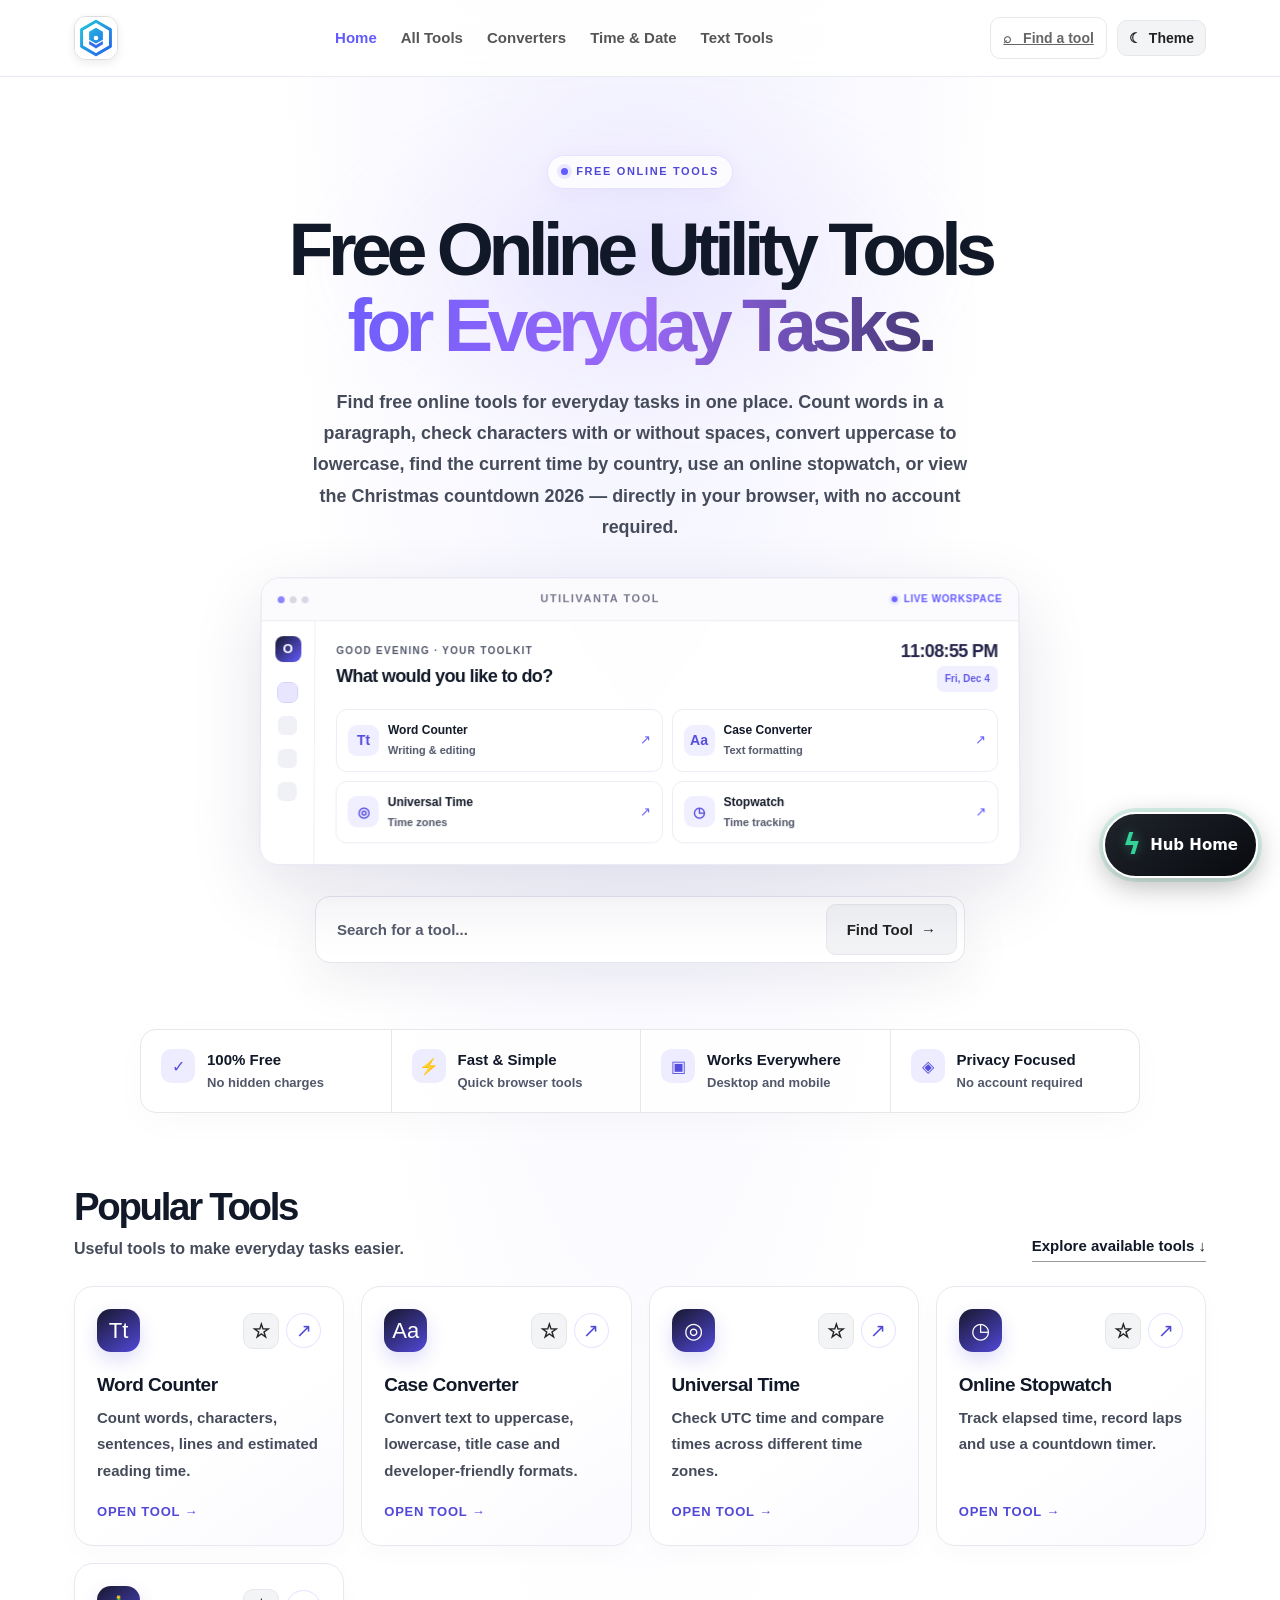
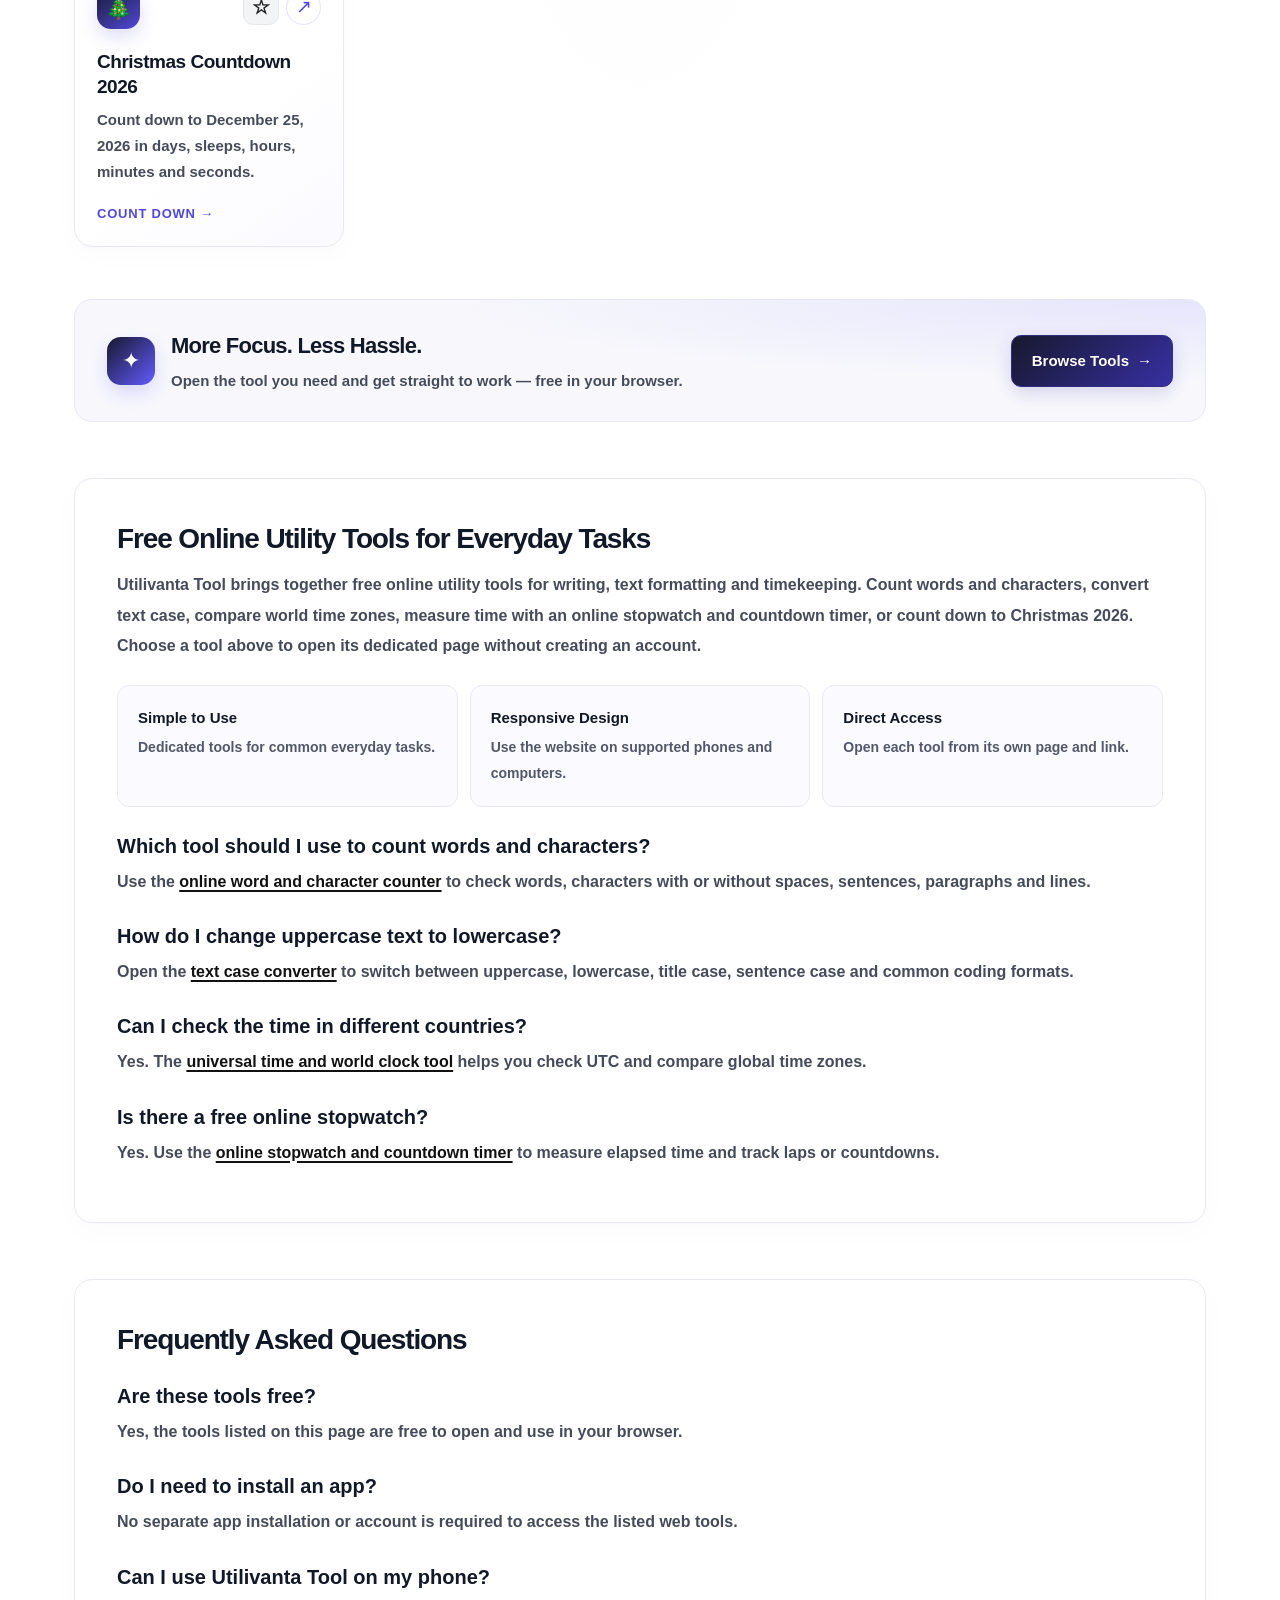
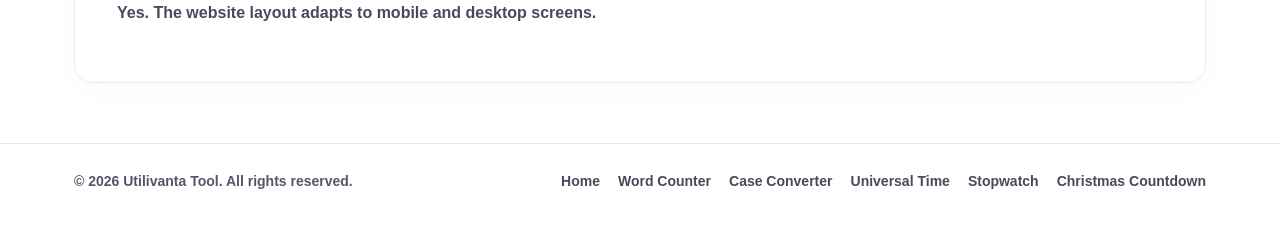
<file: index.html>
<!DOCTYPE html>
<html lang="en">
<head>
  <meta charset="UTF-8">
  <meta name="viewport" content="width=device-width, initial-scale=1.0">
  <meta name="robots" content="index,follow">
  <meta name="google-site-verification" content="dVzfSa1pritDF4wzb_KsdVjQeFIQvvS1xEZXskWr83g">
  <link rel="canonical" href="https://universal-respiratory.vercel.app/">
  <link rel="icon" type="image/svg+xml" href="omnitool-logo.svg">
  <meta property="og:url" content="https://universal-respiratory.vercel.app/">
  <meta property="og:image" content="https://universal-respiratory.vercel.app/utilivanta-social-preview.svg">
  <meta property="og:image:alt" content="Utilivanta Tool free online word counter, text converter, world clock and stopwatch tools">
  <meta http-equiv="Content-Security-Policy" content="default-src 'self'; script-src 'self' 'unsafe-inline'; style-src 'self' 'unsafe-inline'; img-src 'self' data:; media-src 'self';">
  <title>Free Online Tools: Word Counter & Text Converter | Utilivanta Tool</title>
  <meta name="description" content="Use free online tools to count words and characters, convert text case, check world time, and run a stopwatch. No account required.">
  <meta property="og:type" content="website">
  <meta property="og:site_name" content="Utilivanta Tool">
  <meta property="og:title" content="Free Online Tools: Word Counter & Text Converter | Utilivanta Tool">
  <meta property="og:description" content="Count words and characters, convert text case, check world time and use a free online stopwatch.">
  <meta name="twitter:card" content="summary_large_image">
  <meta name="twitter:title" content="Free Online Tools: Word Counter & Text Converter | Utilivanta Tool">
  <meta name="twitter:description" content="Count words and characters, convert text case, check world time and use a free online stopwatch.">
  <script type="application/ld+json">
  {"@context":"https://schema.org","@type":"WebSite","name":"Utilivanta Tool","url":"https://universal-respiratory.vercel.app/","description":"Free online utility tools for everyday tasks, including word and character counting, text case conversion, world time zones, and an online stopwatch."}
  </script>
  <style>
    :root{color-scheme:light;--ink:#111111;--muted:#626262;--line:#e8e8e8;--soft:#f7f7f7;--black:#111111;--white:#ffffff;--radius:18px}
    *{box-sizing:border-box;margin:0;padding:0}
    html{scroll-behavior:smooth;background:#fff}
    body{font-family:Inter,-apple-system,BlinkMacSystemFont,"Segoe UI",Roboto,Arial,sans-serif;color:var(--ink);background:#fff;line-height:1.6;min-height:100vh;-webkit-font-smoothing:antialiased}
    a{color:inherit}
    .site-nav{position:sticky;top:0;z-index:20;background:rgba(255,255,255,.96);backdrop-filter:blur(14px);border-bottom:1px solid var(--line)}
    .nav-inner{max-width:1180px;margin:auto;min-height:76px;padding:12px 24px;display:flex;align-items:center;justify-content:space-between;gap:20px}
    .brand{display:flex;align-items:center;gap:11px;text-decoration:none;font-weight:850;letter-spacing:-.035em;font-size:18px;white-space:nowrap}
    .brand-mark{width:39px;height:39px;border-radius:12px;background:#fff;border:1px solid #e8e8e8;display:grid;place-items:center;overflow:hidden}
    .brand-mark img{width:100%;height:100%;object-fit:contain;filter:none}
    .nav-links{display:flex;align-items:center;gap:24px}
    .nav-links a{text-decoration:none;color:#555;font-size:13px;font-weight:650}
    .nav-links .menu-brand-link{display:none}
    .nav-links a:hover,.nav-links a.active{color:#111}
    .nav-right{display:flex;align-items:center;gap:10px}
    .nav-search{display:flex;align-items:center;gap:8px;border:1px solid var(--line);border-radius:10px;padding:9px 12px;color:#666;font-size:13px}
    .menu-btn{display:none;background:#111;color:white;border:0;border-radius:10px;padding:10px 13px;font-weight:700}
    .wrap{max-width:1180px;margin:0 auto;padding:0 24px}
    .hero{padding:78px 20px 42px;text-align:center;max-width:900px;margin:0 auto}
    .eyebrow{display:inline-flex;align-items:center;gap:8px;border:1px solid #e4e4e4;border-radius:999px;padding:7px 13px;font-size:11px;font-weight:800;letter-spacing:.13em;margin-bottom:23px;background:#fff}
    .eyebrow-dot{width:7px;height:7px;background:#111;border-radius:50%}
    h1{font-size:clamp(2.6rem,6vw,4.6rem);font-weight:850;letter-spacing:-.065em;line-height:1.04;max-width:850px;margin:0 auto 22px}
    .hero-emphasis{display:block;color:#777}
    .hero-copy{font-size:clamp(1rem,2vw,1.12rem);color:var(--muted);max-width:660px;margin:0 auto;line-height:1.75}
    .search-form{max-width:650px;margin:30px auto 0;display:flex;gap:8px;padding:7px;border:1px solid #dedede;border-radius:15px;box-shadow:0 10px 35px rgba(0,0,0,.055);background:#fff}
    .search-form input{flex:1;min-width:0;border:0;outline:0;padding:13px 14px;font:inherit;font-size:14px;background:transparent;color:#111}
    .search-form button,.black-btn{border:1px solid #111;background:#111;color:#fff;border-radius:10px;padding:12px 19px;font-weight:750;font-size:13px;text-decoration:none;cursor:pointer;display:inline-flex;align-items:center;justify-content:center;gap:8px}
    .search-form button:hover,.black-btn:hover{background:#333}
    .stats{display:grid;grid-template-columns:repeat(4,1fr);gap:0;margin:24px auto 0;max-width:920px;text-align:left;border:1px solid var(--line);border-radius:16px;overflow:hidden}
    .stat{padding:19px 20px;display:flex;align-items:flex-start;gap:12px}
    .stat+.stat{border-left:1px solid var(--line)}
    .stat-icon{width:34px;height:34px;flex:0 0 34px;border-radius:10px;background:#f1f1f1;display:grid;place-items:center;font-size:16px}
    .stat strong{display:block;font-size:13px;line-height:1.4}
    .stat small{display:block;color:#777;font-size:11px;margin-top:3px;line-height:1.4}
    .section-head{display:flex;align-items:flex-end;justify-content:space-between;gap:18px;margin:76px 0 24px}
    .section-head h2{font-size:clamp(1.8rem,3vw,2.4rem);letter-spacing:-.05em;line-height:1.15}
    .section-head p{color:#707070;font-size:14px;margin-top:7px}
    .text-link{font-size:13px;font-weight:750;text-decoration:none;border-bottom:1px solid #999;padding-bottom:3px;white-space:nowrap}
    .tool-grid{display:grid;grid-template-columns:repeat(4,minmax(0,1fr));gap:15px}
    .tool-card{min-height:222px;border:1px solid var(--line);border-radius:16px;padding:21px;background:#fff;text-decoration:none;display:flex;flex-direction:column;transition:transform .18s,border-color .18s,box-shadow .18s}
    .tool-card:hover{transform:translateY(-3px);border-color:#aaa;box-shadow:0 12px 28px rgba(0,0,0,.06)}
    .card-top{display:flex;align-items:center;justify-content:space-between;gap:10px;margin-bottom:20px}
    .tool-icon{width:43px;height:43px;border-radius:12px;background:#111;color:white;display:grid;place-items:center;font-size:20px}
    .arrow-circle{width:31px;height:31px;border:1px solid #e6e6e6;border-radius:50%;display:grid;place-items:center;font-size:16px}
    .tool-card h3{font-size:16px;letter-spacing:-.025em;margin-bottom:7px}
    .tool-card p{color:#696969;font-size:12.5px;line-height:1.65}
    .card-bottom{margin-top:auto;padding-top:18px;font-size:11px;font-weight:800;color:#222;letter-spacing:.02em}
    .promo{margin:52px 0 0;border-radius:18px;background:#f7f7f7;border:1px solid #ededed;padding:28px 32px;display:flex;align-items:center;justify-content:space-between;gap:20px}
    .promo-left{display:flex;align-items:center;gap:16px}
    .promo-icon{width:48px;height:48px;background:#111;color:#fff;border-radius:14px;display:grid;place-items:center;font-size:22px;flex:0 0 48px}
    .promo h2{font-size:19px;letter-spacing:-.035em}
    .promo p{font-size:13px;color:#666;margin-top:4px}
    .content-section{margin:56px 0 0;border:1px solid var(--line);border-radius:18px;padding:clamp(24px,4vw,42px)}
    .content-section h2{font-size:24px;letter-spacing:-.04em;margin-bottom:14px}
    .content-section h3{font-size:17px;margin:25px 0 7px}
    .content-section p{font-size:14px;color:#555;line-height:1.8;margin-bottom:12px}
    .content-section a{color:#111;text-underline-offset:3px;font-weight:650}
    .benefits{display:grid;grid-template-columns:repeat(3,1fr);gap:12px;margin:24px 0}
    .benefit{padding:17px;border:1px solid var(--line);border-radius:12px;background:#fafafa}
    .benefit strong{display:block;font-size:13px;margin-bottom:4px}
    .benefit span{font-size:12px;color:#666}
    footer{margin-top:60px;border-top:1px solid var(--line)}
    .footer-inner{max-width:1180px;margin:auto;padding:26px 24px 32px;display:flex;justify-content:space-between;align-items:center;gap:20px;color:#777;font-size:12px}
    .footer-links{display:flex;flex-wrap:wrap;gap:18px}
    .footer-links a{color:#555;text-decoration:none}
    .footer-links a:hover{color:#111}
    .empty-state{display:none;padding:20px;color:#666;text-align:center}
    .hero-preview{max-width:760px;margin:34px auto 0;text-align:left;border:1px solid #e2e3ef;border-radius:19px;overflow:hidden;background:#fff;box-shadow:0 24px 70px rgba(32,29,95,.13);transform:perspective(1200px) rotateX(1deg);transition:transform .25s,box-shadow .25s}
    .hero-preview:hover{transform:perspective(1200px) rotateX(0) translateY(-3px);box-shadow:0 30px 80px rgba(32,29,95,.16)}
    .preview-top{height:43px;background:#fbfbfe;border-bottom:1px solid #ededf5;display:flex;align-items:center;justify-content:space-between;padding:0 16px;gap:10px}
    .preview-dots{display:flex;gap:5px}.preview-dots i{width:7px;height:7px;background:#d7d8e4;border-radius:50%}.preview-dots i:first-child{background:#8c83ff}
    .preview-label{font-size:9px;letter-spacing:.14em;font-weight:850;color:#77778e}
    .preview-status{font-size:8px;letter-spacing:.06em;color:#635bff;font-weight:850;display:flex;align-items:center;gap:6px}
    .preview-status b{width:6px;height:6px;border-radius:50%;background:#6e64ff;box-shadow:0 0 0 3px #eeedff}
    .preview-body{display:flex;min-height:210px}
    .preview-side{width:54px;flex:0 0 54px;border-right:1px solid #f0f0f6;display:flex;align-items:center;flex-direction:column;gap:14px;padding:15px 0}
    .preview-logo{display:grid;place-items:center;background:linear-gradient(135deg,#17182d,#635bff);color:#fff;width:26px;height:26px;border-radius:8px;font-size:13px;font-weight:900;margin-bottom:7px}
    .preview-side-line{width:19px;height:19px;border-radius:6px;background:#f0f0f7}.preview-side-line.active{background:#e8e6ff;outline:1px solid #d5d0ff}
    .preview-main{padding:21px;flex:1;min-width:0}
    .preview-welcome{display:flex;align-items:center;justify-content:space-between;gap:12px;margin-bottom:17px}
    .preview-welcome small{display:block;font-size:8px;font-weight:850;letter-spacing:.13em;color:#77778e;margin-bottom:3px}
    .preview-welcome strong{font-size:15px;letter-spacing:-.035em}
    .preview-date{font-size:8px;color:#6259e8;font-weight:800;background:#f0efff;padding:6px 8px;border-radius:7px;white-space:nowrap}
    .preview-mini-grid{display:grid;grid-template-columns:repeat(2,minmax(0,1fr));gap:9px}
    .preview-mini{display:flex;align-items:center;gap:9px;padding:11px;border:1px solid #ececf5;border-radius:11px;min-width:0}
    .preview-mini>span{width:31px;height:31px;flex:0 0 31px;display:grid;place-items:center;background:#f0efff;color:#554de0;border-radius:9px;font-size:12px;font-weight:850}
    .preview-mini b{display:block;font-size:10px;white-space:nowrap}.preview-mini small{display:block;font-size:9px;color:#818198;margin-top:2px}.preview-mini em{font-style:normal;color:#635bff;margin-left:auto;font-size:13px}
    @media(max-width:680px){.hero-preview{margin-top:27px;border-radius:15px}.preview-top{padding:0 11px}.preview-label{font-size:8px}.preview-body{min-height:0}.preview-side{width:37px;flex-basis:37px}.preview-main{padding:12px}.preview-mini-grid{gap:7px}.preview-mini{padding:8px;gap:6px}.preview-mini>span{width:26px;height:26px;flex-basis:26px;font-size:10px}.preview-mini b{font-size:9px}.preview-mini small{font-size:8px}.preview-mini em{display:none}.preview-welcome strong{font-size:12px}.preview-date{font-size:7px;padding:5px}.preview-status{font-size:7px}}
    @media(max-width:1000px){.tool-grid{grid-template-columns:repeat(2,minmax(0,1fr))}.stats{grid-template-columns:repeat(2,1fr)}.stat:nth-child(3){border-left:0;border-top:1px solid var(--line)}.stat:nth-child(4){border-top:1px solid var(--line)}.stat:nth-child(2){border-left:1px solid var(--line)}.nav-links{gap:14px}}
    @media(max-width:680px){.nav-inner{min-height:66px;padding:10px 16px}.brand{font-size:16px}.brand-mark{width:34px;height:34px}.nav-links,.nav-search{display:none}.menu-btn{display:inline-flex}.nav-links.open{display:flex;position:absolute;top:65px;left:0;right:0;background:#fff;border-bottom:1px solid var(--line);padding:18px 20px;flex-direction:column;align-items:flex-start;gap:16px} .nav-links.open .menu-brand-link{display:block;padding-bottom:10px;margin-bottom:2px;border-bottom:1px solid var(--line);width:100%;color:#111}.wrap{padding:0 16px}.hero{padding:55px 0 25px}h1{font-size:clamp(2.45rem,12vw,3.5rem)}.hero-copy{font-size:14px}.search-form{margin-top:23px}.search-form input{padding:10px 8px;font-size:13px}.search-form button{padding:10px 13px}.stats{margin-top:18px}.stat{padding:13px 11px;gap:9px}.stat-icon{width:29px;height:29px;flex-basis:29px;font-size:14px}.stat strong{font-size:12px}.stat small{font-size:10px}.section-head{margin:55px 0 20px;align-items:flex-start}.section-head h2{font-size:27px}.section-head p{font-size:12px}.text-link{font-size:11px;margin-top:5px}.tool-grid{grid-template-columns:1fr;gap:11px}.tool-card{min-height:0;padding:18px}.card-top{margin-bottom:12px}.card-bottom{padding-top:13px}.promo{margin-top:32px;padding:21px;align-items:flex-start;flex-direction:column}.promo h2{font-size:17px}.promo p{font-size:12px}.content-section{margin-top:35px;padding:22px 18px}.content-section h2{font-size:22px}.benefits{grid-template-columns:1fr}.footer-inner{padding:24px 16px;align-items:flex-start;flex-direction:column}.footer-links{gap:13px}.section-head{flex-direction:column}.section-head .text-link{align-self:flex-start}}
  
    /* Premium SaaS layer */
    :root{--accent:#635bff;--accent-soft:#eeedff;--ink:#111827;--muted:#667085;--line:#e5e7eb;--soft:#f8f9fc}
    body{background:radial-gradient(ellipse at 50% -18%,rgba(99,91,255,.10),transparent 42%),#fff}
    .site-nav{background:rgba(255,255,255,.88);border-bottom-color:rgba(226,232,240,.85)}
    .brand-mark{background:linear-gradient(135deg,#15172b,#635bff);box-shadow:0 7px 18px rgba(99,91,255,.22)}
    .brand-mark img{filter:grayscale(1) brightness(0) invert(1)}
    .nav-links a:hover,.nav-links a.active{color:var(--accent)}
    .eyebrow{border-color:#e5e2ff;background:rgba(255,255,255,.82);color:#5048d8;letter-spacing:.15em}
    .eyebrow-dot{background:#635bff;box-shadow:0 0 0 4px rgba(99,91,255,.12)}
    h1{letter-spacing:-.075em}
    .hero-emphasis{color:transparent;background:linear-gradient(95deg,#635bff 5%,#9a68f7 50%,#20233a 100%);background-clip:text;-webkit-background-clip:text}
    .search-form{border-color:#e4e5ef;box-shadow:0 18px 50px rgba(35,35,80,.08)}
    .search-form:focus-within{border-color:#a7a1ff;box-shadow:0 0 0 4px rgba(99,91,255,.09),0 18px 50px rgba(35,35,80,.08)}
    .search-form button,.black-btn{background:linear-gradient(135deg,#17182d,#3730a3);border-color:#302b83;box-shadow:0 7px 18px rgba(53,48,163,.17)}
    .search-form button:hover,.black-btn:hover{background:linear-gradient(135deg,#302b83,#635bff)}
    .stats{max-width:1000px;background:rgba(255,255,255,.8);box-shadow:0 10px 35px rgba(17,24,39,.025)}
    .stat-icon{background:var(--accent-soft);color:#554de0}
    .section-head{margin-top:72px}
    .section-head h2{letter-spacing:-.06em}
    .tool-grid{grid-template-columns:repeat(4,minmax(0,1fr));gap:17px}
    .tool-card{position:relative;min-height:238px;border-color:#e7e8f0;border-radius:19px;padding:22px;background:linear-gradient(145deg,#fff 55%,#fafaff);box-shadow:0 7px 24px rgba(20,22,60,.025);overflow:hidden}
    .tool-card:before{content:"";position:absolute;inset:0 0 auto;height:3px;background:linear-gradient(90deg,#635bff,#b6a7ff);opacity:0;transition:opacity .2s}
    .tool-card:hover{border-color:#c5c1ff;box-shadow:0 18px 40px rgba(54,47,153,.09);transform:translateY(-5px)}
    .tool-card:hover:before{opacity:1}
    .tool-icon{background:linear-gradient(145deg,#17182d,#5148d8);box-shadow:0 8px 18px rgba(80,72,216,.18);border-radius:14px}
    .arrow-circle{background:#fff;color:#5148d8;border-color:#e4e2ff}
    .card-bottom{color:#5148d8;letter-spacing:.08em}
    .favorite-btn{width:32px;height:32px;border-radius:10px;border:1px solid #e7e7f0;background:#fff;color:#777;cursor:pointer;display:grid;place-items:center;font-size:17px;transition:all .18s}
    .favorite-btn:hover,.favorite-btn[aria-pressed="true"]{background:#eeedff;border-color:#c9c4ff;color:#5148d8}
    .saved-section{display:none;margin-top:38px;padding:22px;border:1px solid #e5e2ff;border-radius:18px;background:linear-gradient(120deg,#faf9ff,#fff)}
    .saved-section.visible{display:block}
    .saved-heading{display:flex;justify-content:space-between;align-items:center;gap:12px;margin-bottom:16px}
    .saved-heading h2{font-size:19px;letter-spacing:-.04em}
    .saved-heading p{font-size:12px;color:#777;margin-top:3px}
    .saved-grid{display:grid;grid-template-columns:repeat(4,minmax(0,1fr));gap:10px}
    .saved-item{display:flex;align-items:center;gap:10px;padding:12px;border:1px solid #ecebfa;border-radius:12px;background:white;text-decoration:none;font-size:12px;font-weight:750}
    .saved-item span:first-child{width:30px;height:30px;display:grid;place-items:center;border-radius:9px;background:#eeedff;color:#5148d8}
    .saved-item:hover{border-color:#b8b2ff}
    .promo{background:radial-gradient(ellipse at 100% 0%,rgba(99,91,255,.12),transparent 50%),#f8f8fc;border-color:#e8e7f4}
    .promo-icon{background:linear-gradient(135deg,#17182d,#635bff);box-shadow:0 8px 20px rgba(99,91,255,.2)}
    .content-section{border-color:#e8e9f2;box-shadow:0 8px 32px rgba(20,22,60,.02)}
    .benefit{background:#fafaff;border-color:#e9e8f8}
    @media(max-width:1000px){.saved-grid{grid-template-columns:repeat(2,minmax(0,1fr))}}
    @media(max-width:680px){.tool-grid{grid-template-columns:1fr}.saved-grid{grid-template-columns:1fr}.saved-section{padding:16px}.saved-heading{align-items:flex-start;flex-direction:column}.hero{padding-top:48px}.section-head{margin-top:52px}}

    /* Premium + luxury layer: restrained motion, glass surfaces, accessible theme toggle */
    .theme-toggle{display:inline-flex;align-items:center;justify-content:center;gap:7px;padding:9px 11px;border:1px solid #e3e3ef;border-radius:10px;background:rgba(255,255,255,.8);color:#35334f;font-size:12px;font-weight:750;cursor:pointer;white-space:nowrap}
    .theme-toggle:hover{border-color:#aaa4ff;background:#f5f4ff}
    .hero{position:relative;isolation:isolate}
    .hero:before{content:"";position:absolute;z-index:-1;width:min(660px,95vw);height:360px;left:50%;top:5px;transform:translateX(-50%);background:radial-gradient(ellipse,rgba(126,113,255,.13),rgba(190,166,255,.07) 38%,transparent 72%);filter:blur(12px);pointer-events:none;animation:heroGlow 8s ease-in-out infinite alternate}
    .eyebrow{box-shadow:0 5px 22px rgba(67,56,202,.045)}
    .hero-preview{background:rgba(255,255,255,.88);backdrop-filter:blur(18px);animation:previewEnter .7s cubic-bezier(.2,.75,.25,1) both}
    .preview-mini{transition:transform .2s,border-color .2s,box-shadow .2s}
    .preview-mini:hover{transform:translateY(-2px);border-color:#c8c3ff;box-shadow:0 8px 20px rgba(65,55,190,.07)}
    .tool-card{animation:cardEnter .55s both}
    .tool-card:nth-child(2){animation-delay:.06s}.tool-card:nth-child(3){animation-delay:.12s}.tool-card:nth-child(4){animation-delay:.18s}
    .stat{transition:background .2s}.stat:hover{background:rgba(99,91,255,.035)}
    @keyframes heroGlow{from{opacity:.65;transform:translateX(-50%) scale(.96)}to{opacity:1;transform:translateX(-50%) scale(1.04)}}
    @keyframes previewEnter{from{opacity:0;transform:perspective(1200px) translateY(12px) rotateX(2deg)}to{opacity:1;transform:perspective(1200px) translateY(0) rotateX(1deg)}}
    @keyframes cardEnter{from{opacity:0;transform:translateY(8px)}to{opacity:1;transform:translateY(0)}}
    @media(prefers-reduced-motion:reduce){*,*::before,*::after{animation-duration:.01ms!important;animation-iteration-count:1!important;scroll-behavior:auto!important;transition-duration:.01ms!important}}
    body.dark-theme{color:#eef0ff;background:radial-gradient(ellipse at 50% -18%,rgba(99,91,255,.2),transparent 42%),#0b0d16;--ink:#eef0ff;--muted:#a6abc0;--line:#292d40;--soft:#141827}
    body.dark-theme .site-nav{background:rgba(12,14,24,.88);border-color:#292d40}
    body.dark-theme .brand{color:#f7f7ff}
    body.dark-theme .nav-links a{color:#b5bad0}
    body.dark-theme .nav-links a:hover,body.dark-theme .nav-links a.active{color:#aaa4ff}
    body.dark-theme .nav-search,body.dark-theme .theme-toggle{background:#151827;color:#e4e5ff;border-color:#30344b}
    body.dark-theme .nav-links.open{background:#111421;border-color:#292d40}
    body.dark-theme .eyebrow{background:#151827;border-color:#37345e;color:#c2bdff}
    body.dark-theme .hero-copy,body.dark-theme .section-head p,body.dark-theme .tool-card p,body.dark-theme .content-section p{color:#a6abc0}
    body.dark-theme .search-form,body.dark-theme .stats,body.dark-theme .tool-card,body.dark-theme .hero-preview,body.dark-theme .content-section{background:#111421;border-color:#292d40;color:#eef0ff}
    body.dark-theme .search-form input{color:#eef0ff}
    body.dark-theme .search-form input::placeholder{color:#8c92aa}
    body.dark-theme .stat{border-color:#292d40}
    body.dark-theme .stat-icon,body.dark-theme .benefit{background:#1b2034;color:#c5c0ff;border-color:#30344b}
    body.dark-theme .stat small,body.dark-theme .benefit span,body.dark-theme .promo p{color:#a6abc0}
    body.dark-theme .tool-card:hover{background:#151a2b;border-color:#6159c9}
    body.dark-theme .arrow-circle,body.dark-theme .favorite-btn{background:#171a2a;color:#c2bdff;border-color:#353956}
    body.dark-theme .favorite-btn[aria-pressed="true"]{background:#29234f;border-color:#6d63df}
    body.dark-theme .saved-section{background:#121426;border-color:#37345e}
    body.dark-theme .saved-item{background:#171a2a;border-color:#30344b;color:#eef0ff}
    body.dark-theme .promo{background:radial-gradient(ellipse at 100% 0%,rgba(99,91,255,.17),transparent 50%),#121626;border-color:#292d40}
    body.dark-theme .content-section a{color:#c2bdff}
    body.dark-theme .footer-inner,body.dark-theme .footer-links a{color:#a6abc0}
    body.dark-theme footer{border-color:#292d40}
    body.dark-theme .preview-top{background:#171a2a;border-color:#292d40}
    body.dark-theme .preview-side{border-color:#292d40}
    body.dark-theme .preview-side-line{background:#292d40}
    body.dark-theme .preview-mini{background:#151827;border-color:#30344b}
    body.dark-theme .preview-mini small,body.dark-theme .preview-welcome small{color:#a6abc0}
    body.dark-theme .preview-mini b,body.dark-theme .preview-welcome strong{color:#f1f1ff}
    body.dark-theme .preview-date{background:#29234f;color:#c2bdff}
    body.dark-theme .empty-state{color:#a6abc0}
    @media(max-width:680px){.theme-toggle{padding:9px 10px}.theme-toggle span{display:none}.hero:before{height:280px}}


    /* Live dashboard details */
    .preview-live-meta{display:flex;align-items:flex-end;flex-direction:column;gap:4px}
    .preview-clock{font-size:15px;line-height:1.1;font-weight:850;letter-spacing:-.035em;font-variant-numeric:tabular-nums;color:#25244a}
    .preview-date{font-size:8px;color:#6259e8;font-weight:800;background:#f0efff;padding:5px 8px;border-radius:7px;white-space:nowrap}
    a.preview-mini{text-decoration:none;color:inherit;cursor:pointer}
    .preview-mini:focus-visible{outline:3px solid #8f88ff;outline-offset:2px}
    .preview-status b{animation:livePulse 1.8s ease-out infinite}
    @keyframes livePulse{0%{box-shadow:0 0 0 0 rgba(110,100,255,.3)}70%{box-shadow:0 0 0 5px rgba(110,100,255,0)}100%{box-shadow:0 0 0 0 rgba(110,100,255,0)}}
    body.dark-theme .preview-clock{color:#f0efff}
    @media(max-width:680px){.preview-clock{font-size:12px}.preview-live-meta{gap:3px}.preview-date{font-size:7px}}

  
    /* Readability pass: stronger typography and reliable contrast in both themes */
    body{font-weight:500;-webkit-font-smoothing:antialiased;text-rendering:optimizeLegibility}
    p,li,label,input,button,small{font-weight:550}
    .nav-links a,.nav-search,.text-link,.footer-links a{font-weight:750}
    .hero-copy{color:#454b5a;font-weight:600}
    .section-head p,.tool-card p,.content-section p,.promo p{color:#454b5a;font-weight:550}
    .stat small,.benefit span,.saved-heading p,.footer-inner,.preview-mini small,.preview-welcome small{color:#52586a;font-weight:600}
    .tool-card h3,.content-section h3,.content-section h2,.promo h2,.section-head h2{color:#111827;font-weight:800}
    .card-bottom{font-weight:900}
    .eyebrow,.preview-label,.preview-status,.preview-welcome small{font-weight:900}
    .preview-mini b,.preview-welcome strong{font-weight:800}
    .search-form input{font-weight:600}
    .search-form input::placeholder{color:#555b6b;opacity:1;font-weight:600}
    .theme-toggle,.menu-btn,.search-form button,.black-btn{font-weight:850}
    .content-section a{font-weight:800;text-decoration-thickness:1.5px}
    .footer-links a{color:#454b5a}
    body.dark-theme .hero-copy,
    body.dark-theme .section-head p,
    body.dark-theme .tool-card p,
    body.dark-theme .content-section p,
    body.dark-theme .promo p{color:#d0d5e5;font-weight:550}
    body.dark-theme .stat small,
    body.dark-theme .benefit span,
    body.dark-theme .saved-heading p,
    body.dark-theme .footer-inner,
    body.dark-theme .footer-links a,
    body.dark-theme .preview-mini small,
    body.dark-theme .preview-welcome small{color:#c1c7dc;font-weight:600}
    body.dark-theme .tool-card h3,
    body.dark-theme .content-section h2,
    body.dark-theme .content-section h3,
    body.dark-theme .promo h2,
    body.dark-theme .section-head h2{color:#f7f8ff;font-weight:800}
    body.dark-theme .nav-links a{color:#d0d5e5;font-weight:750}
    body.dark-theme .nav-search,body.dark-theme .theme-toggle{color:#f1f2ff;font-weight:800}
    body.dark-theme .search-form input{color:#f7f8ff}
    body.dark-theme .search-form input::placeholder{color:#c1c7dc}
    body.dark-theme .content-section a{color:#d0cbff}
    body.dark-theme .card-bottom{color:#c2bdff}
    body.dark-theme .empty-state{color:#d0d5e5}
    @media(max-width:680px){
      body{font-size:16px}
      .hero-copy,.section-head p,.tool-card p,.content-section p{font-size:14px;line-height:1.75}
      .stat small{font-size:11px}
      .nav-links.open a{font-weight:800}
    }

  
    /* Larger, bolder supporting text and tool options */
    .nav-links a{font-size:15px;font-weight:800}
    .nav-search{font-size:14px;font-weight:750}
    .theme-toggle,.menu-btn{font-size:14px;font-weight:850}
    .stat strong{font-size:15px;font-weight:850}
    .stat small{font-size:13px;font-weight:650;line-height:1.5}
    .section-head p{font-size:16px;font-weight:600;line-height:1.65}
    .text-link{font-size:15px;font-weight:850}
    .tool-card h3{font-size:19px;font-weight:850;line-height:1.35}
    .tool-card p{font-size:15px;font-weight:600;line-height:1.75}
    .card-bottom{font-size:13px;font-weight:900;letter-spacing:.06em}
    .favorite-btn{font-size:20px;font-weight:800;width:36px;height:36px}
    .arrow-circle{width:35px;height:35px;font-size:19px}
    .tool-icon{font-size:22px}
    .promo h2{font-size:22px;font-weight:850}
    .promo p{font-size:15px;font-weight:600;line-height:1.7}
    .black-btn,.search-form button{font-size:15px;font-weight:850;padding:13px 20px}
    .content-section h2{font-size:28px;font-weight:850;line-height:1.25}
    .content-section h3{font-size:20px;font-weight:850;line-height:1.4}
    .content-section p{font-size:16px;font-weight:550;line-height:1.9}
    .benefit{padding:20px}
    .benefit strong{font-size:15px;font-weight:850}
    .benefit span{font-size:14px;font-weight:600;line-height:1.65}
    .footer-inner,.footer-links a{font-size:14px;font-weight:650}
    .preview-label{font-size:11px}
    .preview-status{font-size:10px}
    .preview-welcome small{font-size:10px}
    .preview-welcome strong{font-size:18px;font-weight:850}
    .preview-clock{font-size:18px}
    .preview-date{font-size:10px}
    .preview-mini b{font-size:12px;font-weight:850}
    .preview-mini small{font-size:11px;font-weight:600}
    .preview-mini>span{font-size:14px}
    .saved-heading h2{font-size:22px;font-weight:850}
    .saved-heading p{font-size:14px;font-weight:600}
    .saved-item{font-size:14px;font-weight:800;padding:14px}
    .empty-state{font-size:15px;font-weight:650}
    .search-form input{font-size:16px;font-weight:600}
    .search-form input::placeholder{font-size:15px}
    body.dark-theme .nav-links a{font-size:15px;font-weight:800}
    @media(max-width:680px){
      .nav-links.open a{font-size:16px;font-weight:800}
      .stat strong{font-size:14px}
      .stat small{font-size:12px}
      .section-head p{font-size:14px}
      .text-link{font-size:13px}
      .tool-card h3{font-size:20px}
      .tool-card p{font-size:15px;line-height:1.75}
      .card-bottom{font-size:13px}
      .promo h2{font-size:20px}
      .promo p{font-size:14px}
      .content-section h2{font-size:25px}
      .content-section h3{font-size:19px}
      .content-section p{font-size:15px;line-height:1.85}
      .benefit strong{font-size:15px}
      .benefit span{font-size:13px}
      .footer-inner,.footer-links a{font-size:13px}
      .preview-welcome strong{font-size:14px}
      .preview-mini b{font-size:10px}
      .preview-mini small{font-size:9px}
      .preview-clock{font-size:13px}
    }

  
    /* Larger, bolder site identity in the top navigation */
    .site-nav .brand{font-size:clamp(21px,2.2vw,25px)!important;font-weight:950!important;letter-spacing:-.04em!important;gap:12px!important}
    .site-nav .brand-mark{width:44px!important;height:44px!important;flex:0 0 44px!important}
    @media(max-width:680px){.site-nav .brand{font-size:21px!important}.site-nav .brand-mark{width:42px!important;height:42px!important;flex-basis:42px!important}}
.site-nav .brand-mark{background:#fff!important;border:1px solid #ddd!important;box-shadow:0 3px 10px rgba(0,0,0,.08)!important}.site-nav .brand-mark img{filter:none!important;display:block!important;opacity:1!important;visibility:visible!important}

/* Floating Bolt-style Hub Home shortcut */
#hub-home-float{position:fixed;right:22px;bottom:22px;z-index:9999;display:flex;align-items:center;justify-content:center;gap:9px;min-width:66px;height:66px;padding:0 18px;border:2px solid #fff;border-radius:999px;background:linear-gradient(145deg,#20242c,#080a0e);color:#fff;text-decoration:none;font:800 15px/1 system-ui,-apple-system,"Segoe UI",sans-serif;box-shadow:0 8px 28px rgba(0,0,0,.28),0 0 0 4px rgba(16,185,129,.15);transition:transform .2s ease,box-shadow .2s ease}
#hub-home-float .hub-bolt{font-size:28px;line-height:1;color:#34d399;text-shadow:0 0 12px rgba(52,211,153,.4)}
#hub-home-float .hub-home-label{white-space:nowrap}
#hub-home-float:hover{transform:translateY(-3px) scale(1.03);box-shadow:0 12px 32px rgba(0,0,0,.3),0 0 0 5px rgba(16,185,129,.22)}
#hub-home-float:focus-visible{outline:3px solid #34d399;outline-offset:4px}
@media(max-width:600px){#hub-home-float{right:14px;bottom:16px;min-width:60px;height:60px;padding:0 14px;gap:7px}#hub-home-float .hub-bolt{font-size:25px}#hub-home-float .hub-home-label{font-size:13px}}
@media(prefers-reduced-motion:reduce){#hub-home-float{transition:none}}

</style>



</head>
<body>
<a id="hub-home-float" href="/" aria-label="Go to Hub Home" title="Go to Hub Home"><span class="hub-bolt" aria-hidden="true">ϟ</span><span class="hub-home-label">Hub Home</span></a>

  <nav class="site-nav" aria-label="Main navigation">
    <div class="nav-inner">
      <a class="brand" href="/" aria-label="Utilivanta Tool home"><span class="brand-mark"><img src="omnitool-logo.svg" alt="" width="39" height="39"></span></a>
      <div class="nav-links" id="nav-links">
        <a class="menu-brand-link" href="/" aria-label="Utilivanta Tool home"><strong>Utilivanta Tool</strong></a><a class="active" href="/">Home</a><a href="#popular-tools">All Tools</a><a href="case-converter.html">Converters</a><a href="universal-time.html">Time &amp; Date</a><a href="word-counter.html">Text Tools</a>
      </div>
      <div class="nav-right"><a class="nav-search" href="#tool-search">⌕ &nbsp; Find a tool</a><button class="theme-toggle" id="theme-toggle" type="button" aria-label="Switch to dark mode" title="Switch theme">☾ <span>Theme</span></button><button class="menu-btn" id="menu-btn" aria-expanded="false" aria-controls="nav-links">Menu ☰</button></div>
    </div>
  </nav>
  <main class="wrap">
    <section class="hero" aria-labelledby="hero-title">
      <div class="eyebrow"><span class="eyebrow-dot"></span> FREE ONLINE TOOLS</div>
      <h1 id="hero-title">Free Online Utility Tools <span class="hero-emphasis">for Everyday Tasks.</span></h1>
      <p class="hero-copy">Find free online tools for everyday tasks in one place. Count words in a paragraph, check characters with or without spaces, convert uppercase to lowercase, find the current time by country, use an online stopwatch, or view the Christmas countdown 2026 — directly in your browser, with no account required.</p>
      <div class="hero-preview" aria-label="Workspace preview">
        <div class="preview-top"><span class="preview-dots"><i></i><i></i><i></i></span><span class="preview-label">UTILIVANTA TOOL</span><span class="preview-status"><b></b> LIVE WORKSPACE</span></div>
        <div class="preview-body"><div class="preview-side"><span class="preview-logo">O</span><span class="preview-side-line active"></span><span class="preview-side-line"></span><span class="preview-side-line"></span><span class="preview-side-line"></span></div><div class="preview-main"><div class="preview-welcome"><div><small id="preview-greeting">YOUR DAILY TOOLKIT</small><strong>What would you like to do?</strong></div><div class="preview-live-meta"><span class="preview-clock" id="preview-clock" aria-label="Your local time">--:--:--</span><span class="preview-date" id="preview-date">LOCAL TIME</span></div></div><div class="preview-mini-grid"><a class="preview-mini" href="word-counter.html"><span>Tt</span><div><b>Word Counter</b><small>Writing &amp; editing</small></div><em>↗</em></a><a class="preview-mini" href="case-converter.html"><span>Aa</span><div><b>Case Converter</b><small>Text formatting</small></div><em>↗</em></a><a class="preview-mini" href="universal-time.html"><span>◎</span><div><b>Universal Time</b><small>Time zones</small></div><em>↗</em></a><a class="preview-mini" href="stopwatch.html"><span>◷</span><div><b>Stopwatch</b><small>Time tracking</small></div><em>↗</em></a></div></div></div>
      </div>
      <form class="search-form" id="tool-search" role="search">
        <input type="search" id="search-input" placeholder="Search for a tool..." aria-label="Search available tools">
        <button type="submit">Find Tool <span aria-hidden="true">→</span></button>
      </form>
    </section>
    <section class="stats" aria-label="Tool benefits">
      <div class="stat"><span class="stat-icon" aria-hidden="true">✓</span><div><strong>100% Free</strong><small>No hidden charges</small></div></div>
      <div class="stat"><span class="stat-icon" aria-hidden="true">⚡</span><div><strong>Fast &amp; Simple</strong><small>Quick browser tools</small></div></div>
      <div class="stat"><span class="stat-icon" aria-hidden="true">▣</span><div><strong>Works Everywhere</strong><small>Desktop and mobile</small></div></div>
      <div class="stat"><span class="stat-icon" aria-hidden="true">◈</span><div><strong>Privacy Focused</strong><small>No account required</small></div></div>
    </section>
    <section class="saved-section" id="saved-section" aria-labelledby="saved-title"><div class="saved-heading"><div><h2 id="saved-title">Your Saved Tools <span aria-hidden="true">✦</span></h2><p>Quick access to tools you have bookmarked on this device.</p></div></div><div class="saved-grid" id="saved-grid"></div></section>
    <section id="popular-tools" aria-labelledby="tools-title">
      <div class="section-head"><div><h2 id="tools-title">Popular Tools</h2><p>Useful tools to make everyday tasks easier.</p></div><a class="text-link" href="#popular-tools">Explore available tools ↓</a></div>
      <div class="tool-grid" id="tool-grid">
        <a class="tool-card" href="word-counter.html" data-search="word counter character counter text writing words sentences reading time">
          <div class="card-top"><span class="tool-icon" aria-hidden="true">Tt</span><div style="display:flex;gap:7px;align-items:center"><button class="favorite-btn" type="button" aria-label="Save Word Counter" aria-pressed="false" title="Save tool">☆</button><span class="arrow-circle" aria-hidden="true">↗</span></div></div><h3>Word Counter</h3><p>Count words, characters, sentences, lines and estimated reading time.</p><span class="card-bottom">OPEN TOOL →</span>
        </a>
        <a class="tool-card" href="case-converter.html" data-search="case converter uppercase lowercase text converter title sentence camel snake kebab">
          <div class="card-top"><span class="tool-icon" aria-hidden="true">Aa</span><div style="display:flex;gap:7px;align-items:center"><button class="favorite-btn" type="button" aria-label="Save Case Converter" aria-pressed="false" title="Save tool">☆</button><span class="arrow-circle" aria-hidden="true">↗</span></div></div><h3>Case Converter</h3><p>Convert text to uppercase, lowercase, title case and developer-friendly formats.</p><span class="card-bottom">OPEN TOOL →</span>
        </a>
        <a class="tool-card" href="universal-time.html" data-search="universal time world clock utc gmt time zones global clock date">
          <div class="card-top"><span class="tool-icon" aria-hidden="true">◎</span><div style="display:flex;gap:7px;align-items:center"><button class="favorite-btn" type="button" aria-label="Save Universal Time" aria-pressed="false" title="Save tool">☆</button><span class="arrow-circle" aria-hidden="true">↗</span></div></div><h3>Universal Time</h3><p>Check UTC time and compare times across different time zones.</p><span class="card-bottom">OPEN TOOL →</span>
        </a>
        <a class="tool-card" href="stopwatch.html" data-search="online stopwatch countdown timer lap time focus clock">
          <div class="card-top"><span class="tool-icon" aria-hidden="true">◷</span><div style="display:flex;gap:7px;align-items:center"><button class="favorite-btn" type="button" aria-label="Save Online Stopwatch" aria-pressed="false" title="Save tool">☆</button><span class="arrow-circle" aria-hidden="true">↗</span></div></div><h3>Online Stopwatch</h3><p>Track elapsed time, record laps and use a countdown timer.</p><span class="card-bottom">OPEN TOOL →</span>
        </a>
        <a class="tool-card" href="christmas-countdown-2026.html" data-search="christmas countdown 2026 days sleeps hours minutes seconds christmas eve thanksgiving new year december 25">
          <div class="card-top"><span class="tool-icon" aria-hidden="true">🎄</span><div style="display:flex;gap:7px;align-items:center"><button class="favorite-btn" type="button" aria-label="Save Christmas Countdown 2026" aria-pressed="false" title="Save tool">☆</button><span class="arrow-circle" aria-hidden="true">↗</span></div></div><h3>Christmas Countdown 2026</h3><p>Count down to December 25, 2026 in days, sleeps, hours, minutes and seconds.</p><span class="card-bottom">COUNT DOWN →</span>
        </a>
      </div>
      <p class="empty-state" id="empty-state">No matching tool found. Try “word”, “time”, “case” or “stopwatch”, or “Christmas”.</p>
    </section>
    <section class="promo" aria-label="Explore the tools">
      <div class="promo-left"><span class="promo-icon" aria-hidden="true">✦</span><div><h2>More Focus. Less Hassle.</h2><p>Open the tool you need and get straight to work — free in your browser.</p></div></div>
      <a class="black-btn" href="#popular-tools">Browse Tools <span aria-hidden="true">→</span></a>
    </section>
    <section class="content-section" aria-label="About free online tools">
      <h2>Free Online Utility Tools for Everyday Tasks</h2>
      <p><strong>Utilivanta Tool</strong> brings together free online utility tools for writing, text formatting and timekeeping. Count words and characters, convert text case, compare world time zones, measure time with an online stopwatch and countdown timer, or count down to Christmas 2026. Choose a tool above to open its dedicated page without creating an account.</p>
      <div class="benefits"><div class="benefit"><strong>Simple to Use</strong><span>Dedicated tools for common everyday tasks.</span></div><div class="benefit"><strong>Responsive Design</strong><span>Use the website on supported phones and computers.</span></div><div class="benefit"><strong>Direct Access</strong><span>Open each tool from its own page and link.</span></div></div>
      <h3>Which tool should I use to count words and characters?</h3>
      <p>Use the <a href="word-counter.html">online word and character counter</a> to check words, characters with or without spaces, sentences, paragraphs and lines.</p>
      <h3>How do I change uppercase text to lowercase?</h3>
      <p>Open the <a href="case-converter.html">text case converter</a> to switch between uppercase, lowercase, title case, sentence case and common coding formats.</p>
      <h3>Can I check the time in different countries?</h3>
      <p>Yes. The <a href="universal-time.html">universal time and world clock tool</a> helps you check UTC and compare global time zones.</p>
      <h3>Is there a free online stopwatch?</h3>
      <p>Yes. Use the <a href="stopwatch.html">online stopwatch and countdown timer</a> to measure elapsed time and track laps or countdowns.</p>
    </section>
    <section class="content-section" aria-labelledby="faq-title">
      <h2 id="faq-title">Frequently Asked Questions</h2>
      <h3>Are these tools free?</h3><p>Yes, the tools listed on this page are free to open and use in your browser.</p>
      <h3>Do I need to install an app?</h3><p>No separate app installation or account is required to access the listed web tools.</p>
      <h3>Can I use Utilivanta Tool on my phone?</h3><p>Yes. The website layout adapts to mobile and desktop screens.</p>
    </section>
  </main>
  <footer><div class="footer-inner"><span>© 2026 Utilivanta Tool. All rights reserved.</span><nav class="footer-links" aria-label="Footer navigation"><a href="/">Home</a><a href="word-counter.html">Word Counter</a><a href="case-converter.html">Case Converter</a><a href="universal-time.html">Universal Time</a><a href="stopwatch.html">Stopwatch</a><a href="christmas-countdown-2026.html">Christmas Countdown</a></nav></div></footer>
  <script>
    (function(){
      var form=document.getElementById('tool-search');
      var input=document.getElementById('search-input');
      var cards=Array.prototype.slice.call(document.querySelectorAll('.tool-card'));
      var empty=document.getElementById('empty-state');
      function filterTools(){
        var query=input.value.trim().toLowerCase(), visible=0;
        cards.forEach(function(card){
          var match=!query || (card.textContent+' '+(card.getAttribute('data-search')||'')).toLowerCase().indexOf(query)!==-1;
          card.style.display=match?'flex':'none';
          if(match) visible++;
        });
        empty.style.display=visible?'none':'block';
        document.getElementById('popular-tools').scrollIntoView({behavior:'smooth',block:'start'});
      }
      form.addEventListener('submit',function(e){e.preventDefault();filterTools();});
      input.addEventListener('input',function(){if(!input.value.trim()){filterTools();}});
      var savedKey='omnitool_saved_tools_v1';
      var savedSection=document.getElementById('saved-section'), savedGrid=document.getElementById('saved-grid');
      function readSaved(){try{return JSON.parse(localStorage.getItem(savedKey)||'[]')}catch(e){return []}}
      function paintSaved(){
        var saved=readSaved(); savedGrid.innerHTML='';
        cards.forEach(function(card){
          var button=card.querySelector('.favorite-btn'), href=card.getAttribute('href');
          var active=saved.indexOf(href)!==-1;
          button.setAttribute('aria-pressed',String(active));button.textContent=active?'★':'☆';
          button.setAttribute('aria-label',(active?'Remove saved ':'Save ')+card.querySelector('h3').textContent);
          if(active){
            var item=document.createElement('a');item.className='saved-item';item.href=href;
            var icon=document.createElement('span');icon.textContent=card.querySelector('.tool-icon').textContent;
            var title=document.createElement('span');title.textContent=card.querySelector('h3').textContent;
            item.appendChild(icon);item.appendChild(title);savedGrid.appendChild(item);
          }
        });
        savedSection.classList.toggle('visible',saved.length>0);
      }
      cards.forEach(function(card){
        var button=card.querySelector('.favorite-btn');
        button.addEventListener('click',function(event){
          event.preventDefault();event.stopPropagation();
          var saved=readSaved(),href=card.getAttribute('href'),idx=saved.indexOf(href);
          if(idx===-1)saved.push(href);else saved.splice(idx,1);
          try{localStorage.setItem(savedKey,JSON.stringify(saved));paintSaved()}catch(e){button.textContent='☆';}
        });
      });
      paintSaved();
      /* Real local clock and date make the workspace preview feel live. */
      var clockNode=document.getElementById('preview-clock');
      var dateNode=document.getElementById('preview-date');
      var greetingNode=document.getElementById('preview-greeting');
      function updateLiveDashboard(){
        var now=new Date();
        if(clockNode) clockNode.textContent=new Intl.DateTimeFormat(undefined,{hour:'2-digit',minute:'2-digit',second:'2-digit',hour12:true}).format(now);
        if(dateNode) dateNode.textContent=new Intl.DateTimeFormat(undefined,{weekday:'short',month:'short',day:'numeric'}).format(now);
        if(greetingNode){
          var hour=now.getHours();
          greetingNode.textContent=hour<12?'GOOD MORNING · YOUR TOOLKIT':hour<18?'GOOD AFTERNOON · YOUR TOOLKIT':'GOOD EVENING · YOUR TOOLKIT';
        }
      }
      updateLiveDashboard();
      window.setInterval(updateLiveDashboard,1000);
      var themeButton=document.getElementById('theme-toggle');
      var themeKey='omnitool_theme';
      function applyTheme(theme){
        var dark=theme==='dark';
        document.body.classList.toggle('dark-theme',dark);
        themeButton.innerHTML=dark?'☀ <span>Theme</span>':'☾ <span>Theme</span>';
        themeButton.setAttribute('aria-label',dark?'Switch to light mode':'Switch to dark mode');
        themeButton.setAttribute('title',dark?'Switch to light mode':'Switch to dark mode');
      }
      var preferredTheme='light';
      try{preferredTheme=localStorage.getItem(themeKey)||'light'}catch(e){}
      applyTheme(preferredTheme);
      themeButton.addEventListener('click',function(){
        var next=document.body.classList.contains('dark-theme')?'light':'dark';
        applyTheme(next);
        try{localStorage.setItem(themeKey,next)}catch(e){}
      });
      var menu=document.getElementById('menu-btn'), links=document.getElementById('nav-links');
      menu.addEventListener('click',function(){var open=links.classList.toggle('open');menu.setAttribute('aria-expanded',String(open));});
      links.addEventListener('click',function(e){if(e.target.tagName==='A'){links.classList.remove('open');menu.setAttribute('aria-expanded','false');}});
    })();
  </script>

<style id="utilivanta-single-click-button-style">
/* Consistent button feedback: controls start neutral; only the most recently clicked button is black. */
html body button:not(.click-black),
html body input[type="button"]:not(.click-black),
html body input[type="submit"]:not(.click-black),
html body input[type="reset"]:not(.click-black),
html body [role="button"]:not(.click-black) {
  background: #f3f4f6 !important;
  color: #222 !important;
  border-color: #e5e7eb !important;
  box-shadow: none !important;
}
html body button.click-black,
html body input[type="button"].click-black,
html body input[type="submit"].click-black,
html body input[type="reset"].click-black,
html body [role="button"].click-black {
  background: #000 !important;
  color: #fff !important;
  border-color: #000 !important;
  box-shadow: 0 3px 10px rgba(0,0,0,.12) !important;
}
html body button.click-black *,
html body [role="button"].click-black * { color: inherit !important; }
</style>
<script id="utilivanta-single-click-button-script">
(function () {
  if (document.documentElement.dataset.singleClickButtonStyle === 'ready') return;
  document.documentElement.dataset.singleClickButtonStyle = 'ready';
  var selector = 'button, input[type="button"], input[type="submit"], input[type="reset"], [role="button"]';
  document.addEventListener('click', function (event) {
    var button = event.target && event.target.closest ? event.target.closest(selector) : null;
    if (!button || button.disabled || button.getAttribute('aria-disabled') === 'true') return;
    document.querySelectorAll(selector + '.click-black').forEach(function (oldButton) {
      oldButton.classList.remove('click-black');
    });
    button.classList.add('click-black');
  }, true);
})();
</script>

</body>
</html>
</file>
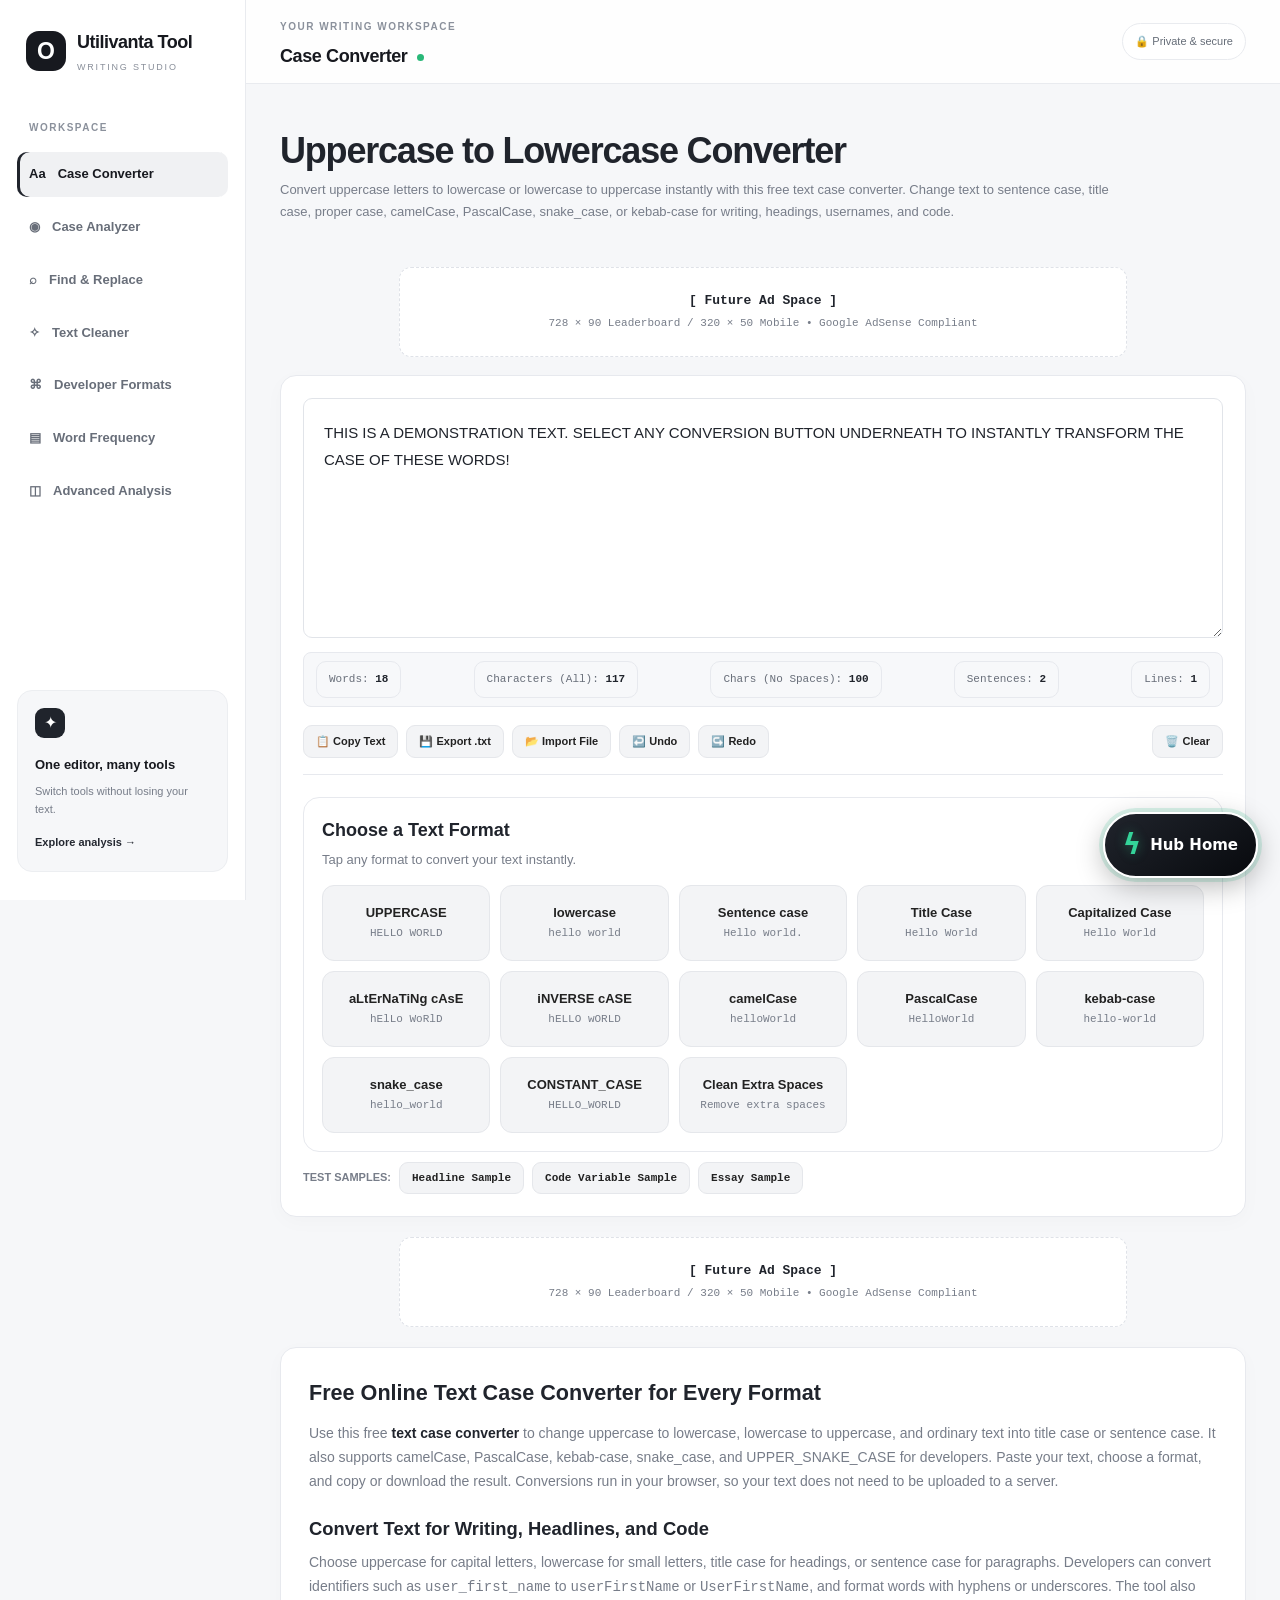
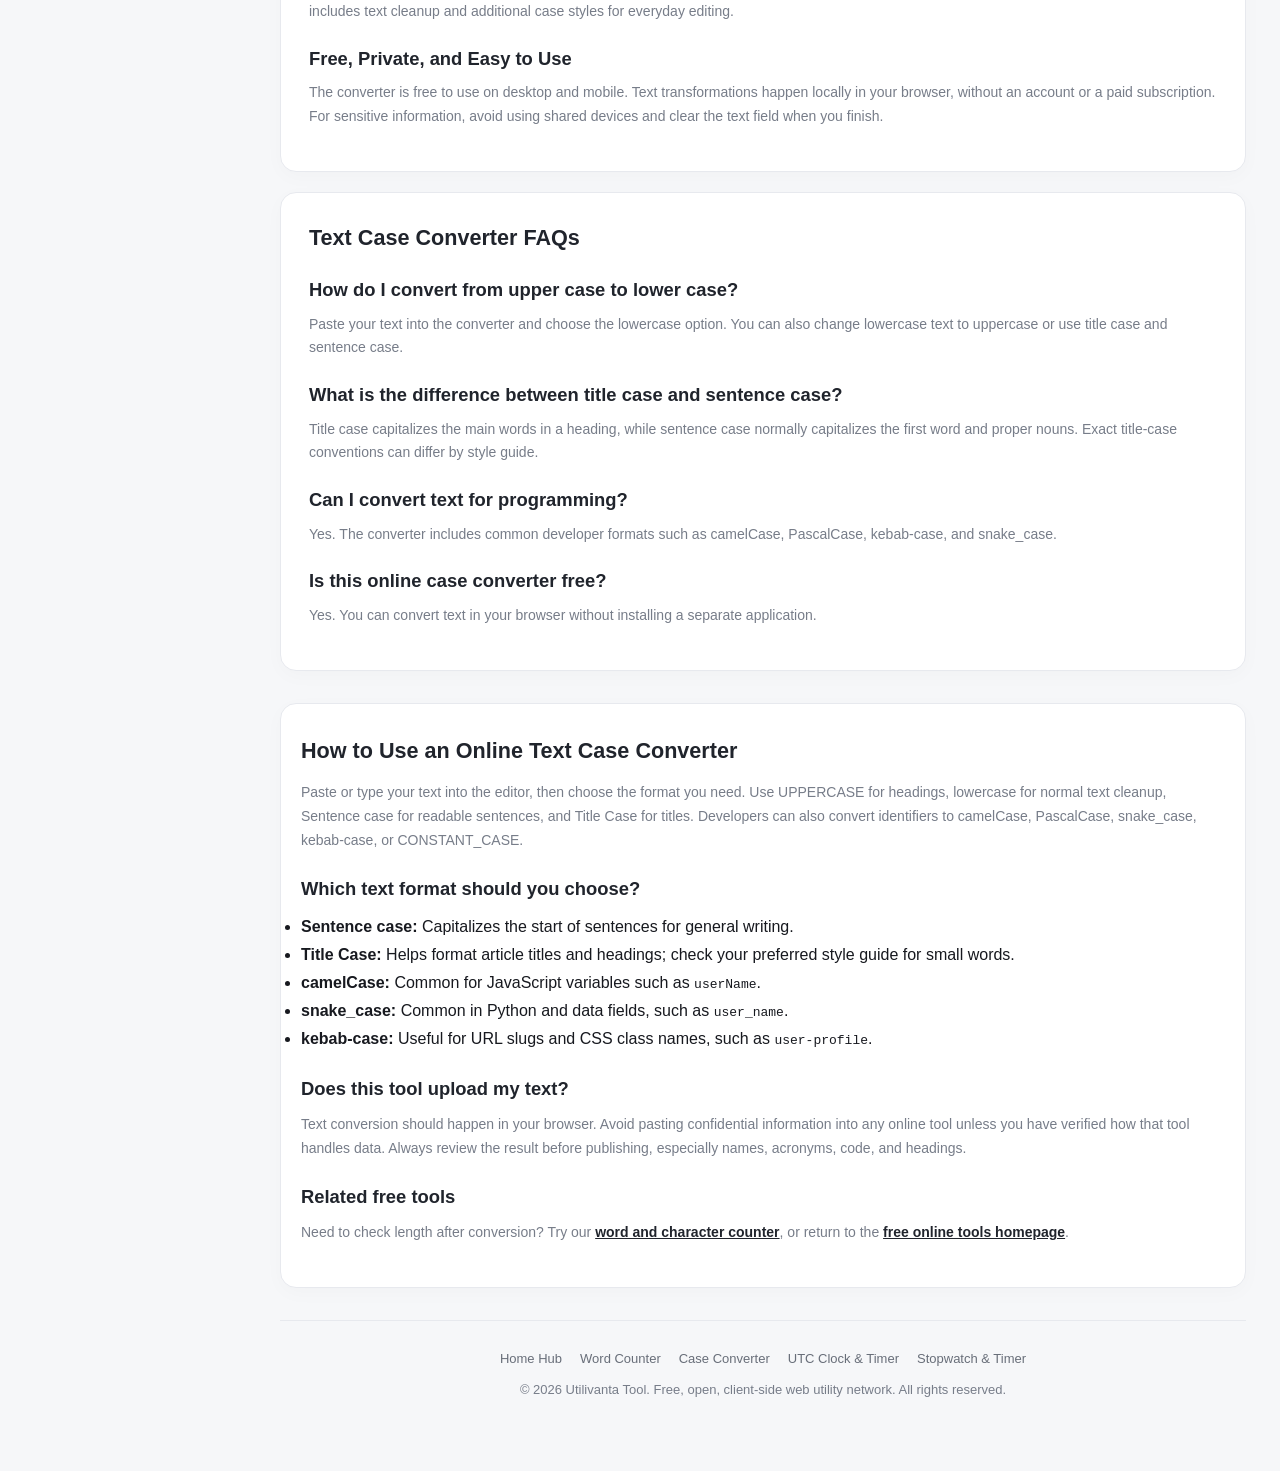
<file: case-converter.html>
<!DOCTYPE html>
<html lang="en">
<head>
  <meta charset="UTF-8">
  <meta name="viewport" content="width=device-width, initial-scale=1.0">
  <meta name="robots" content="index,follow">
  <link rel="canonical" href="https://universal-respiratory.vercel.app/case-converter.html">
  <meta property="og:url" content="https://universal-respiratory.vercel.app/case-converter.html">
  <meta property="og:image" content="https://universal-respiratory.vercel.app/utilivanta-social-preview.svg">
  <meta property="og:image:alt" content="Utilivanta Tool free online word counter, text converter, world clock and stopwatch tools">
  <meta http-equiv="Content-Security-Policy" content="default-src 'self'; script-src 'self' 'unsafe-inline'; style-src 'self' 'unsafe-inline'; img-src 'self' data:; media-src 'self';">
  <title>Uppercase to Lowercase Converter | Utilivanta Tool</title>
  <meta name="description" content="Convert text between uppercase, lowercase, sentence case, title case, camelCase and PascalCase with this free online text converter.">

  <meta property="og:type" content="website">
  <meta property="og:site_name" content="Utilivanta Tool">
  <meta property="og:title" content="Uppercase to Lowercase Converter | Utilivanta Tool">
  <meta property="og:description" content="Convert text to uppercase, lowercase, sentence case, title case and developer-friendly formats.">
  <meta name="twitter:card" content="summary_large_image">
  <meta name="twitter:title" content="Uppercase to Lowercase Converter | Utilivanta Tool">
  <meta name="twitter:description" content="Convert text to uppercase, lowercase, sentence case, title case and developer-friendly formats.">
  <script type="application/ld+json">
  {
    "@context": "https://schema.org",
    "@type": "WebApplication",
    "name": "Free Uppercase to Lowercase Text Case Converter",
    "applicationCategory": "UtilitiesApplication",
    "operatingSystem": "All",
    "description": "Free online text case converter to change uppercase to lowercase, lowercase to uppercase, title case, sentence case, camelCase, PascalCase, kebab-case and snake_case in your browser.",
    "offers": {
      "@type": "Offer",
      "price": "0",
      "priceCurrency": "USD"
    }
  }
  </script>

  <style>
    :root {
      --bg: #090d16;
      --card-bg: #111827;
      --card-border: #1f2937;
      --card-hover-border: #374151;
      --text: #f9fafb;
      --text-muted: #9ca3af;
      --primary: #06b6d4;
      --primary-hover: #0891b2;
      --primary-light: rgba(6, 182, 212, 0.12);
      --accent: #4f46e5;
      --success: #10b981;
      --danger: #ef4444;
      --danger-hover: #dc2626;
      --radius: 14px;
      --font-sans: -apple-system, BlinkMacSystemFont, "Segoe UI", Roboto, "Helvetica Neue", Arial, sans-serif;
      --font-mono: ui-monospace, SFMono-Regular, Menlo, Monaco, Consolas, "Liberation Mono", "Courier New", monospace;
    }

    [data-theme="light"] {
      --bg: #f3f4f6;
      --card-bg: #ffffff;
      --card-border: #e5e7eb;
      --card-hover-border: #d1d5db;
      --text: #111827;
      --text-muted: #6b7280;
      --primary: #0891b2;
      --primary-hover: #0e7490;
      --primary-light: #e0f2fe;
      --accent: #4338ca;
      --success: #059669;
      --danger: #dc2626;
      --danger-hover: #b91c1c;
    }

    * {
      box-sizing: border-box;
      margin: 0;
      padding: 0;
    }

    body {
      font-family: var(--font-sans);
      background: var(--bg);
      color: var(--text);
      line-height: 1.6;
      -webkit-font-smoothing: antialiased;
      min-height: 100vh;
      display: flex;
      flex-direction: column;
      transition: background-color 0.25s ease, color 0.25s ease;
      padding: 0 16px 40px;
    }

    .container {
      width: 100%;
      max-width: 1100px;
      margin: 0 auto;
      flex: 1;
    }

    /* ZERO SIDE SPACES MOBILE RESPONSIVE UI (@media max-width: 768px) */
    @media (max-width: 768px) {
      body {
        padding: 0 !important;
        margin: 0 !important;
        width: 100% !important;
        overflow-x: hidden !important;
      }

      .container {
        width: 100% !important;
        max-width: 100% !important;
        margin: 0 !important;
        padding: 0 !important;
      }

      header {
        padding: 18px 14px 10px !important;
      }

      .ad-banner-container {
        border-radius: 0 !important;
        border-left: none !important;
        border-right: none !important;
        margin: 10px 0 !important;
      }

      .tool-card {
        border-radius: 0 !important;
        border-left: none !important;
        border-right: none !important;
        padding: 16px 14px !important;
        margin-bottom: 16px !important;
      }

      .seo-section {
        border-radius: 0 !important;
        border-left: none !important;
        border-right: none !important;
        padding: 24px 14px !important;
        margin-top: 16px !important;
      }

      footer {
        padding: 24px 14px 16px !important;
      }
    }

    /* Top Sticky Secure Navigation */
    .sticky-secure-nav {
      position: sticky;
      top: 0;
      z-index: 50;
      backdrop-filter: blur(12px);
      -webkit-backdrop-filter: blur(12px);
      background: rgba(17, 24, 39, 0.85);
      border-bottom: 1px solid var(--card-border);
      padding: 10px 16px;
      margin: 0 -16px 18px;
    }

    [data-theme="light"] .sticky-secure-nav {
      background: rgba(255, 255, 255, 0.88);
    }

    @media (max-width: 768px) {
      .sticky-secure-nav {
        margin: 0 0 12px 0;
        padding: 10px 14px;
      }
    }

    .sticky-nav-inner {
      max-width: 1100px;
      margin: 0 auto;
      display: flex;
      justify-content: space-between;
      align-items: center;
      gap: 12px;
    }

    .back-link {
      color: var(--primary);
      text-decoration: none;
      font-weight: 700;
      font-size: 13.5px;
      display: inline-flex;
      align-items: center;
      gap: 6px;
      transition: color 0.15s ease;
    }

    .back-link:hover {
      color: var(--primary-hover);
    }

    .security-badge {
      display: inline-flex;
      align-items: center;
      gap: 6px;
      font-size: 11.5px;
      font-weight: 700;
      color: var(--success);
      background: rgba(16, 185, 129, 0.12);
      border: 1px solid rgba(16, 185, 129, 0.28);
      padding: 4px 10px;
      border-radius: 9999px;
    }

    @media (max-width: 580px) {
      .security-badge {
        display: none;
      }
    }

    .theme-toggle-btn {
      background: var(--card-bg);
      border: 1px solid var(--card-border);
      color: var(--text);
      padding: 6px 14px;
      border-radius: 8px;
      cursor: pointer;
      font-size: 12.5px;
      font-weight: 600;
      display: inline-flex;
      align-items: center;
      gap: 6px;
      transition: all 0.2s ease;
    }

    .theme-toggle-btn * {
      pointer-events: none;
    }

    .theme-toggle-btn:hover {
      border-color: var(--primary);
      color: var(--primary);
    }

    /* Page Header */
    header {
      padding: 20px 0 14px;
      text-align: center;
    }

    h1 {
      font-size: clamp(1.7rem, 4vw, 2.5rem);
      font-weight: 800;
      letter-spacing: -0.03em;
      margin-bottom: 8px;
      background: linear-gradient(135deg, var(--text) 35%, var(--primary) 100%);
      -webkit-background-clip: text;
      -webkit-text-fill-color: transparent;
    }

    .subtitle {
      color: var(--text-muted);
      font-size: clamp(0.9rem, 2vw, 1.05rem);
      max-width: 680px;
      margin: 0 auto;
      line-height: 1.5;
    }

    /* Anti-CLS Static Ad Banner Containers */
    .ad-banner-container {
      width: 100%;
      max-width: 728px;
      min-height: 90px;
      height: 90px;
      margin: 18px auto;
      border: 2px dashed var(--card-border);
      border-radius: var(--radius);
      background: var(--card-bg);
      display: flex;
      flex-direction: column;
      justify-content: center;
      align-items: center;
      text-align: center;
      contain: layout size;
      overflow: hidden;
      padding: 8px;
    }

    .ad-banner-label {
      font-family: var(--font-mono);
      font-size: 13px;
      font-weight: 700;
      color: var(--primary);
      margin-bottom: 3px;
    }

    .ad-banner-sub {
      font-size: 11px;
      color: var(--text-muted);
      font-family: var(--font-mono);
    }

    /* Tool Card Architecture: TEXTAREA STRICTLY AT THE TOP LAYER */
    .tool-card {
      background: var(--card-bg);
      border: 1px solid var(--card-border);
      border-radius: var(--radius);
      padding: 24px;
      margin-bottom: 24px;
      box-shadow: 0 4px 20px rgba(0, 0, 0, 0.15);
    }

    /* Top Layer Workspace Textarea */
    .workspace-wrapper {
      width: 100%;
      margin-bottom: 12px;
      position: relative;
    }

    textarea#text-input {
      width: 100%;
      min-height: 250px;
      background: var(--bg);
      border: 1px solid var(--card-border);
      border-radius: 10px;
      color: var(--text);
      font-family: var(--font-sans);
      font-size: 15.5px;
      line-height: 1.65;
      padding: 16px;
      outline: none;
      resize: vertical;
      transition: border-color 0.2s ease, box-shadow 0.2s ease;
      display: block;
    }

    textarea#text-input:focus {
      border-color: var(--primary);
      box-shadow: 0 0 0 3px var(--primary-light);
    }

    /* Live Text Status & Metrics Bar Under Textarea */
    .metrics-bar {
      display: flex;
      justify-content: space-between;
      align-items: center;
      flex-wrap: wrap;
      gap: 8px;
      padding: 8px 12px;
      background: var(--bg);
      border: 1px solid var(--card-border);
      border-radius: 8px;
      font-size: 12px;
      color: var(--text-muted);
      font-family: var(--font-mono);
      margin-bottom: 18px;
    }

    .metric-item strong {
      color: var(--text);
      font-weight: 700;
    }

    /* Action Buttons Row Neatly Underneath */
    .action-controls-row {
      display: flex;
      justify-content: space-between;
      align-items: center;
      flex-wrap: wrap;
      gap: 10px;
      margin-bottom: 20px;
      padding-bottom: 16px;
      border-bottom: 1px solid var(--card-border);
    }

    .btn-group {
      display: flex;
      flex-wrap: wrap;
      gap: 8px;
      align-items: center;
    }

    button.btn-action {
      background: var(--bg);
      border: 1px solid var(--card-border);
      color: var(--text);
      font-size: 12.5px;
      font-weight: 600;
      padding: 8px 14px;
      border-radius: 8px;
      cursor: pointer;
      display: inline-flex;
      align-items: center;
      gap: 6px;
      transition: all 0.2s ease;
    }

    button.btn-action *,
    button.sample-pill * {
      pointer-events: none;
    }

    button.btn-action:hover {
      border-color: var(--primary);
      color: var(--primary);
      transform: translateY(-1px);
    }

    button.btn-primary {
      background: var(--primary);
      color: #ffffff;
      border-color: var(--primary);
      font-weight: 700;
    }

    button.btn-primary:hover {
      background: var(--primary-hover);
      border-color: var(--primary-hover);
      color: #ffffff;
      box-shadow: 0 4px 12px rgba(6, 182, 212, 0.35);
    }

    button.btn-clear {
      background: rgba(239, 68, 68, 0.1);
      border-color: rgba(239, 68, 68, 0.3);
      color: var(--danger);
      font-weight: 700;
    }

    button.btn-clear:hover {
      background: var(--danger);
      border-color: var(--danger);
      color: #ffffff;
      box-shadow: 0 4px 12px rgba(239, 68, 68, 0.3);
    }

    /* Case Transformation Buttons Section */
    .case-section-title {
      font-size: 12px;
      font-weight: 800;
      text-transform: uppercase;
      letter-spacing: 0.05em;
      color: var(--text-muted);
      margin-bottom: 10px;
      display: flex;
      align-items: center;
      gap: 6px;
    }

    .btn-case-grid {
      display: grid;
      grid-template-columns: repeat(auto-fill, minmax(150px, 1fr));
      gap: 10px;
      margin-bottom: 20px;
    }

    button.btn-case {
      background: var(--bg);
      border: 1px solid var(--card-border);
      color: var(--text);
      font-size: 13px;
      font-weight: 600;
      padding: 10px 12px;
      border-radius: 10px;
      cursor: pointer;
      text-align: center;
      display: flex;
      flex-direction: column;
      align-items: center;
      justify-content: center;
      gap: 4px;
      transition: all 0.2s ease;
      min-height: 56px;
    }

    button.btn-case:hover {
      border-color: var(--primary);
      color: var(--primary);
      transform: translateY(-2px);
      box-shadow: 0 4px 14px rgba(6, 182, 212, 0.2);
    }

    button.btn-case:active {
      transform: translateY(0);
      background: var(--primary-light);
    }

    button.btn-case * {
      pointer-events: none;
    }

    button.btn-case span.case-desc {
      font-size: 10px;
      color: var(--text-muted);
      font-weight: normal;
      font-family: var(--font-mono);
    }

    button.btn-case:hover span.case-desc {
      color: var(--primary);
    }

    /* Quick Samples Toolbar */
    .sample-pill-row {
      display: flex;
      align-items: center;
      gap: 8px;
      flex-wrap: wrap;
      margin-top: 6px;
      font-size: 12px;
    }

    .sample-pill {
      background: var(--bg);
      border: 1px solid var(--card-border);
      color: var(--text-muted);
      padding: 4px 10px;
      border-radius: 6px;
      font-size: 11px;
      cursor: pointer;
      font-family: var(--font-mono);
      transition: all 0.15s ease;
    }

    .sample-pill:hover {
      border-color: var(--primary);
      color: var(--text);
    }

    /* Toast Notification */
    .toast {
      position: fixed;
      bottom: 24px;
      right: 24px;
      background: var(--primary);
      color: #ffffff;
      padding: 10px 20px;
      border-radius: 8px;
      font-size: 13px;
      font-weight: 700;
      opacity: 0;
      transform: translateY(40px);
      transition: all 0.25s ease;
      z-index: 100;
      pointer-events: none;
      box-shadow: 0 8px 24px rgba(0, 0, 0, 0.3);
    }

    .toast.show {
      opacity: 1;
      transform: translateY(0);
    }

    /* Semantic SEO Guide Section */
    .seo-section {
      background: var(--card-bg);
      border: 1px solid var(--card-border);
      border-radius: var(--radius);
      padding: 32px 26px;
      margin-top: 24px;
    }

    .seo-section h2 {
      font-size: 1.35rem;
      font-weight: 800;
      color: var(--text);
      margin-bottom: 12px;
    }

    .seo-section h3 {
      font-size: 1.15rem;
      font-weight: 700;
      color: var(--text);
      margin: 20px 0 8px;
    }

    .seo-section p {
      font-size: 14px;
      color: var(--text-muted);
      line-height: 1.7;
      margin-bottom: 14px;
    }

    .seo-section p strong {
      color: var(--text);
    }

    .seo-section a {
      color: var(--primary);
      text-decoration: underline;
      font-weight: 600;
    }

    /* Footer */
    footer {
      text-align: center;
      padding: 28px 0 12px;
      font-size: 13px;
      color: var(--text-muted);
      border-top: 1px solid var(--card-border);
      margin-top: 28px;
    }

    .footer-links {
      display: flex;
      justify-content: center;
      gap: 18px;
      margin-bottom: 10px;
      flex-wrap: wrap;
    }

    .footer-links a {
      color: var(--text-muted);
      text-decoration: none;
      transition: color 0.15s ease;
    }

    .footer-links a:hover {
      color: var(--primary);
    }
  
    /* Make the Hub Home navigation clearly visible */
    a.secure-home-btn,a.back-link{font-size:clamp(17px,2.1vw,20px)!important;font-weight:900!important;letter-spacing:-.015em!important;padding:10px 14px!important;line-height:1.35!important}
    a.secure-home-btn span,a.back-link span{font-weight:900!important}
    @media(max-width:480px){a.secure-home-btn,a.back-link{font-size:18px!important;padding:10px 12px!important}}

    /* Shared Utilivanta Tool Writing Studio layout: aligned with the Word Counter page */
    :root {
      --bg: #f7f8fa;
      --card-bg: #ffffff;
      --card-border: #e7e9ee;
      --card-hover-border: #d7dbe3;
      --text: #20242c;
      --text-muted: #777d89;
      --primary: #20242c;
      --primary-hover: #393e48;
      --primary-light: #eef0f3;
      --accent: #10b981;
      --success: #10b981;
      --radius: 14px;
    }
    [data-theme="light"] { --bg:#f7f8fa; --card-bg:#fff; --card-border:#e7e9ee; --text:#20242c; --text-muted:#777d89; --primary:#20242c; --primary-hover:#393e48; --primary-light:#eef0f3; }
    body { background:#f7f8fa; color:#20242c; padding:0; }
    .sticky-secure-nav { margin:0; padding:10px 24px; background:rgba(255,255,255,.94); border-bottom:1px solid #e7e9ee; }
    .sticky-nav-inner { max-width:none; }
    .premium-app-shell { display:grid; grid-template-columns:246px minmax(0,1fr); min-height:calc(100vh - 54px); }
    .premium-sidebar { background:#fff; border-right:1px solid #e7e9ee; padding:28px 17px; display:flex; flex-direction:column; gap:8px; position:sticky; top:54px; height:calc(100vh - 54px); box-sizing:border-box; }
    .premium-brand { display:flex; align-items:center; gap:11px; text-decoration:none; color:#17191f; padding:0 9px 30px; }
    .brand-mark { display:grid; place-items:center; width:40px; height:40px; border-radius:13px; background:#20242c; color:#fff; font-size:23px; font-weight:800; }
    .premium-brand strong { display:block; font-size:18px; letter-spacing:-.5px; }
    .premium-brand small { display:block; font-size:9px; letter-spacing:1.8px; color:#888e99; margin-top:3px; }
    .sidebar-label,.eyebrow { font-size:10px; letter-spacing:1.5px; font-weight:800; color:#8b919c; }
    .sidebar-label { padding:8px 12px; }
    .side-link { display:flex; align-items:center; gap:12px; text-decoration:none; color:#686e79; font-size:13px; font-weight:600; padding:12px; border-radius:10px; }
    .side-link:hover,.side-link.active { background:#f0f1f3; color:#17191f; }
    .side-link.active { box-shadow:inset 3px 0 #20242c; }
    .sidebar-pro { margin-top:auto; background:#f6f7f9; border:1px solid #eceef1; border-radius:15px; padding:17px; }
    .pro-icon { display:grid; place-items:center; width:30px; height:30px; border-radius:9px; background:#20242c; color:#fff; margin-bottom:13px; }
    .sidebar-pro strong { font-size:13px; }
    .sidebar-pro p { font-size:11px; line-height:1.6; color:#777d89; margin:7px 0 10px; }
    .sidebar-pro a { font-size:11px; font-weight:700; color:#242831; text-decoration:none; }
    .premium-main { min-width:0; }
    .premium-topbar { min-height:84px; padding:0 34px; background:rgba(255,255,255,.92); border-bottom:1px solid #e7e9ee; display:flex; align-items:center; justify-content:space-between; gap:16px; }
    .premium-topbar h2 { font-size:18px; margin:5px 0 0; letter-spacing:-.4px; }
    .live-dot { display:inline-block; width:7px; height:7px; background:#29b878; border-radius:50%; vertical-align:middle; margin-left:5px; }
    .topbar-right { display:flex; align-items:center; gap:18px; }
    .privacy-chip,.top-home { font-size:11px; color:#666d78; text-decoration:none; }
    .privacy-chip { padding:9px 12px; border:1px solid #e7e9ee; border-radius:30px; background:#fff; }
    .premium-main .container { max-width:1500px; width:auto; margin:0; padding:28px 34px 60px; }
    .premium-main header { text-align:left; padding:8px 0 25px; }
    .premium-main h1 { font-size:clamp(26px,3vw,36px); letter-spacing:-1.2px; margin:10px 0 8px; line-height:1.15; background:none; color:#20242c; -webkit-text-fill-color:initial; }
    .premium-main .subtitle { margin:0; max-width:850px; font-size:13px; line-height:1.7; color:#777d89; }
    .premium-main .ad-banner-container { border:1px dashed #dfe2e8; border-radius:12px; background:#fff; }
    .premium-main .tool-card,.premium-main .seo-section { background:#fff; border:1px solid #e7e9ee; border-radius:16px; box-shadow:0 5px 20px rgba(26,31,44,.025); }
    .premium-main .tool-card { padding:22px; margin-bottom:20px; }
    .premium-main #text-input { background:#fbfbfc; color:#20242c; border:1px solid #e6e8ed; border-radius:12px; font-size:15px; line-height:1.8; padding:20px; min-height:240px; }
    .premium-main .metrics-bar { display:flex; flex-wrap:wrap; gap:10px; margin:14px 0 18px; }
    .premium-main .metric-item { background:#f7f8fa; border:1px solid #e7e9ee; border-radius:10px; padding:9px 12px; color:#686e79; font-size:11px; }
    .premium-main .metric-item strong { color:#20242c; }
    .premium-main .btn-action,.premium-main .sample-pill { background:#fff; color:#3d424c; border:1px solid #e4e6eb; border-radius:9px; padding:9px 12px; font-size:11px; font-weight:700; }
    .premium-main .btn-primary { background:#20242c; color:#fff; border-color:#20242c; }
    .premium-main .btn-action:hover,.premium-main .sample-pill:hover { background:#f1f2f4; }
    .premium-main .btn-primary:hover { background:#393e48; color:#fff; }
    .premium-main .btn-case-grid { gap:10px; }
    .premium-main .btn-case { background:#fff; border:1px solid #e7e9ee; border-radius:12px; color:#20242c; padding:15px; }
    .premium-main .btn-case:hover { border-color:#aeb4bf; background:#f8f9fb; }
    .premium-main .case-desc { color:#858b96; }
    .premium-main .seo-section { padding:28px; margin-top:20px; }
    .premium-main footer { color:#777d89; }
    .premium-main .footer-links a { color:#686e79; }
    @media(max-width:900px) { .premium-app-shell { grid-template-columns:200px minmax(0,1fr); } .premium-main .container { padding:24px 20px 45px; } .premium-topbar { padding:0 20px; } }
    @media(max-width:700px) {
      body { padding:0!important; }
      .premium-app-shell { display:block; }
      .premium-sidebar { display:none; }
      .premium-topbar { min-height:70px; padding:12px 14px; }
      .topbar-right { gap:8px; }
      .privacy-chip { display:none; }
      .premium-main .container { padding:20px 12px 35px; }
      .premium-main header { padding:10px 4px 18px; }
      .premium-main .tool-card,.premium-main .seo-section { padding:16px 12px; border-radius:12px; }
      .premium-main .ad-banner-container { border-radius:0; border-left:0; border-right:0; margin:10px 0; }
      .premium-main #text-input { min-height:220px; padding:14px; }
      .premium-main .btn-case { padding:12px 8px; }
      .premium-main footer { padding:24px 8px 16px; }
    }

  /* Premium writing dashboard redesign */
:root{--premium-ink:#17191f;--premium-muted:#777d89;--premium-line:#e9ebef;--premium-bg:#f6f7f9;--premium-white:#fff;--premium-accent:#20242c}
body{background:var(--premium-bg)!important;color:var(--premium-ink)!important;font-family:Inter,-apple-system,BlinkMacSystemFont,"Segoe UI",sans-serif!important}
.sticky-secure-nav{display:none!important}.premium-app-shell{display:grid;grid-template-columns:246px minmax(0,1fr);min-height:100vh}.premium-sidebar{background:#fff;border-right:1px solid var(--premium-line);padding:28px 17px;display:flex;flex-direction:column;gap:8px;position:sticky;top:0;height:100vh;box-sizing:border-box}.premium-brand{display:flex;align-items:center;gap:11px;text-decoration:none;color:#17191f;padding:0 9px 30px}.brand-mark{display:grid;place-items:center;width:40px;height:40px;border-radius:13px;background:#17191f;color:#fff;font-size:23px;font-weight:800}.premium-brand strong{display:block;font-size:18px;letter-spacing:-.5px}.premium-brand small{display:block;font-size:9px;letter-spacing:1.8px;color:#888e99;margin-top:3px}.sidebar-label,.eyebrow{font-size:10px;letter-spacing:1.5px;font-weight:800;color:#8b919c}.sidebar-label{padding:8px 12px}.side-link{display:flex;align-items:center;gap:12px;text-decoration:none;color:#686e79;font-size:13px;font-weight:600;padding:12px;border-radius:10px;transition:.18s}.side-link:hover,.side-link.active{background:#f0f1f3;color:#17191f}.side-link.active{box-shadow:inset 3px 0 #20242c}.sidebar-pro{margin-top:auto;background:#f6f7f9;border:1px solid #eceef1;border-radius:15px;padding:17px}.pro-icon{display:grid;place-items:center;width:30px;height:30px;border-radius:9px;background:#20242c;color:#fff;margin-bottom:13px}.sidebar-pro strong{font-size:13px}.sidebar-pro p{font-size:11px;line-height:1.6;color:#777d89}.sidebar-pro a{font-size:11px;font-weight:700;color:#242831;text-decoration:none}.premium-main{min-width:0}.premium-topbar{height:84px;padding:0 34px;background:rgba(255,255,255,.92);border-bottom:1px solid var(--premium-line);display:flex;align-items:center;justify-content:space-between;gap:16px}.premium-topbar h2{font-size:18px;margin:5px 0 0;letter-spacing:-.4px}.live-dot{display:inline-block;width:7px;height:7px;background:#29b878;border-radius:50%;vertical-align:middle;margin-left:5px}.topbar-right{display:flex;align-items:center;gap:18px}.privacy-chip,.top-home{font-size:11px;color:#666d78;text-decoration:none}.privacy-chip{padding:9px 12px;border:1px solid var(--premium-line);border-radius:30px;background:#fff}.premium-main .container{max-width:1500px;width:auto;margin:0;padding:28px 34px 60px}.dashboard-welcome{display:flex;align-items:center;justify-content:space-between;padding:8px 0 25px}.dashboard-welcome h1{font-size:clamp(26px,3vw,36px);letter-spacing:-1.5px;margin:10px 0 8px;line-height:1.1}.dashboard-welcome p{margin:0;color:#777d89;font-size:13px}.welcome-icon{width:66px;height:66px;display:grid;place-items:center;background:#e9ebef;border-radius:20px;font-size:27px;font-weight:800;color:#424751}.page-header-content{display:none!important}.premium-main .editor-card,.premium-main .chart-section,.premium-main .social-counter-card,.insight-card{background:#fff!important;border:1px solid var(--premium-line)!important;border-radius:16px!important;box-shadow:0 5px 20px rgba(26,31,44,.025)!important;padding:22px!important;margin-bottom:20px}.premium-main #main-textarea{min-height:240px!important;border:1px solid #e6e8ed!important;border-radius:12px!important;background:#fbfbfc!important;color:#20242c!important;padding:20px!important;font-size:15px!important;line-height:1.8!important;resize:vertical}.editor-toolbar{display:flex;align-items:center;justify-content:space-between;gap:12px;flex-wrap:wrap}.toolbar-left,.action-btn-group{display:flex;gap:7px;flex-wrap:wrap;align-items:center}.sample-pill,.btn-act,.theme-toggle-btn{border:1px solid #e4e6eb!important;background:#fff!important;color:#3d424c!important;border-radius:9px!important;padding:9px 12px!important;font-size:11px!important;font-weight:700!important;cursor:pointer}.btn-act-primary{background:#20242c!important;color:#fff!important;border-color:#20242c!important}.btn-act:hover,.sample-pill:hover{background:#f1f2f4!important}.btn-act-primary:hover{background:#393e48!important}.editor-status-bar{border-top:1px solid #eff0f3!important;margin-top:17px!important;padding-top:15px!important;color:#777d89!important;font-size:11px!important}.privacy-tag{color:#777d89!important}.section-heading{display:flex;align-items:end;justify-content:space-between;margin:25px 0 13px}.section-heading h2{font-size:19px;letter-spacing:-.5px;margin:5px 0 0}.muted-label{font-size:11px;color:#9297a1}.metrics-grid-row{display:grid!important;grid-template-columns:repeat(3,minmax(0,1fr))!important;gap:12px!important;margin:0 0 20px!important}.metric-box,.chart-kpi-card{background:#fff!important;border:1px solid var(--premium-line)!important;border-radius:13px!important;padding:17px!important;min-width:0}.metric-num{font-size:27px!important;font-weight:750!important;letter-spacing:-1px!important;color:#1d2027!important}.metric-title{font-size:11px!important;font-weight:700!important;color:#686e79!important;margin-top:5px!important}.metric-sub{font-size:10px!important;color:#969ba5!important;margin-top:5px!important}.dashboard-insights-grid{display:grid;grid-template-columns:1fr 1fr;gap:16px;margin:18px 0 20px}.insight-card{margin:0!important;min-width:0}.insight-head{display:flex;justify-content:space-between;align-items:center;gap:12px}.insight-head h3{font-size:16px;margin:6px 0 0;letter-spacing:-.3px}.insight-head>a{font-size:11px;color:#555b66;text-decoration:none;font-weight:700}.insight-icon{font-size:21px;color:#858b96}.donut-layout{display:flex;align-items:center;gap:22px;margin:22px 0 12px}.character-donut{width:150px;height:150px;flex:0 0 150px;border-radius:50%;display:grid;place-items:center;background:conic-gradient(#252932 0% 40%,#aeb4bf 40% 60%,#dce0e6 60% 80%,#eff1f4 80% 100%);position:relative}.character-donut:before{content:"";position:absolute;inset:19px;background:#fff;border-radius:50%}.character-donut>span{z-index:1;text-align:center}.character-donut strong{display:block;font-size:22px;letter-spacing:-.7px}.character-donut small{display:block;font-size:10px;color:#858b96;margin-top:3px}.donut-legend{flex:1;min-width:0}.donut-legend>div{display:grid;grid-template-columns:9px 1fr auto;align-items:center;gap:8px;margin:12px 0;font-size:11px;color:#737985}.donut-legend strong{color:#252932}.legend-dot{width:8px;height:8px;border-radius:50%;display:block}.legend-dot.letters{background:#252932}.legend-dot.spaces{background:#aeb4bf}.legend-dot.numbers{background:#dce0e6}.legend-dot.symbols{background:#eff1f4;border:1px solid #d9dde4}.insight-footnote{font-size:10px;color:#969ba5;margin:12px 0 0}.top-words-preview{margin-top:20px}.top-word-row{display:grid;grid-template-columns:24px minmax(0,1fr) 70px;align-items:center;gap:9px;margin:13px 0;font-size:11px}.top-word-rank{width:23px;height:23px;border-radius:7px;background:#f0f1f3;display:grid;place-items:center;color:#777d89;font-size:10px}.top-word-name{font-weight:700;overflow:hidden;text-overflow:ellipsis;white-space:nowrap}.top-word-meter{height:5px;background:#eff0f3;border-radius:10px;overflow:hidden;margin-top:5px}.top-word-meter i{display:block;height:100%;background:#343943;border-radius:10px}.top-word-count{text-align:right;color:#777d89}.preview-empty{font-size:12px;color:#969ba5;padding:20px 0}.premium-main .chart-header h3{font-size:18px!important;color:#20242c!important}.premium-main .chart-header p{font-size:12px!important;color:#858b96!important}.chart-kpi-grid{display:grid!important;grid-template-columns:repeat(4,minmax(0,1fr))!important;gap:10px!important;margin:18px 0!important}.chart-kpi-label{font-size:10px!important;color:#858b96!important}.chart-kpi-val{font-size:16px!important;color:#252932!important;margin-top:8px!important}.charts-grid{display:grid!important;grid-template-columns:1fr 1fr!important;gap:14px!important}.chart-box{border:1px solid #eceef1!important;border-radius:12px!important;padding:17px!important;background:#fff!important;min-width:0}.chart-box-title{font-size:13px!important;font-weight:750!important;color:#333842!important}.chart-bars-list{margin-top:14px}.chart-tab-btn{border:1px solid #e4e6eb!important;background:#fff!important;color:#5b616d!important;border-radius:8px!important;padding:8px 10px!important;font-size:10px!important}.chart-tab-btn.active{background:#20242c!important;color:#fff!important}.keyword-analysis table th,.keyword-analysis table td{border-bottom:1px solid #eff0f3}.social-counter-controls{gap:14px!important}.premium-main input,.premium-main select,.premium-main textarea:not(#main-textarea){border-color:#e1e4e9!important;border-radius:9px!important;background:#fff!important;color:#20242c!important}.advanced-analysis-anchor{scroll-margin-top:20px}.premium-main footer{margin-top:30px}
@media(max-width:1050px){.premium-app-shell{grid-template-columns:205px minmax(0,1fr)}.premium-main .container{padding:22px}.premium-topbar{padding:0 22px}.dashboard-insights-grid{grid-template-columns:1fr}.metrics-grid-row{grid-template-columns:repeat(2,minmax(0,1fr))!important}.chart-kpi-grid{grid-template-columns:repeat(2,minmax(0,1fr))!important}}
@media(max-width:700px){.premium-app-shell{display:block}.premium-sidebar{position:relative;height:auto;padding:13px;display:block;border-right:0;border-bottom:1px solid var(--premium-line)}.premium-brand{padding:0 4px 12px}.sidebar-label,.sidebar-pro{display:none}.premium-sidebar .side-link{display:inline-flex;padding:9px 10px;font-size:11px;margin:2px}.premium-sidebar .side-link span{display:inline}.premium-topbar{height:auto;min-height:72px;padding:15px}.topbar-right{gap:8px}.privacy-chip{display:none}.premium-main .container{padding:17px 13px 35px}.dashboard-welcome{padding:8px 2px 20px}.welcome-icon{width:48px;height:48px;border-radius:14px}.premium-main .editor-card,.premium-main .chart-section,.premium-main .social-counter-card,.insight-card{padding:15px!important}.premium-main #main-textarea{min-height:200px!important;padding:14px!important}.editor-toolbar{align-items:flex-start}.toolbar-left{width:100%}.action-btn-group{width:100%}.action-btn-group .btn-act{flex:1}.metrics-grid-row{grid-template-columns:repeat(2,minmax(0,1fr))!important;gap:8px!important}.metric-box{padding:13px!important}.metric-num{font-size:23px!important}.donut-layout{gap:14px}.character-donut{width:120px;height:120px;flex-basis:120px}.character-donut:before{inset:16px}.charts-grid{grid-template-columns:1fr!important}.chart-header{gap:12px}.chart-tabs{display:flex;flex-wrap:wrap;gap:6px}.premium-main .chart-section{overflow:hidden}}

/* Functional editor formatting toolbar */
.format-toolbar{display:flex;align-items:center;justify-content:space-between;gap:12px;flex-wrap:wrap;padding:13px 14px;margin-bottom:12px;border:1px solid #e7e9ee;border-radius:12px;background:#fff}.format-toolbar-label{display:flex;flex-direction:column;gap:4px;color:#333842;font-size:12px;font-weight:700}.format-buttons{display:flex;align-items:center;gap:5px;flex-wrap:wrap}.format-btn{min-width:34px;height:34px;padding:0 9px;border:1px solid #e5e7ec;border-radius:8px;background:#fff;color:#343943;font-size:13px;cursor:pointer;display:inline-flex;align-items:center;justify-content:center;gap:5px}.format-btn:hover,.format-btn:focus-visible{background:#f0f1f4;border-color:#cfd3db;outline:none}.format-btn span{font-size:10px;font-weight:600}.format-divider{height:22px;width:1px;background:#e4e6eb;margin:0 4px}.format-help{font-size:10px;color:#9297a1}.premium-main .format-toolbar{box-shadow:0 2px 8px rgba(26,31,44,.02)}@media(max-width:700px){.format-toolbar{align-items:flex-start}.format-toolbar-label{width:100%}.format-help{width:100%}.format-btn{height:32px}.format-btn span{display:none}}

/* Focused feature views */
[hidden]{display:none!important}.premium-main .container{scroll-behavior:smooth}.premium-main .editor-card[hidden],.premium-main .chart-section[hidden],.premium-main .dashboard-insights-grid[hidden],.premium-main .metrics-grid-row[hidden],.premium-main .section-heading[hidden]{display:none!important}.premium-sidebar .side-link{cursor:pointer}.dashboard-welcome{scroll-margin-top:20px}.premium-main section{scroll-margin-top:20px}

/* Focused tool data-management panels */
[data-advanced-panel][hidden], #editor-workspace[hidden], #charts-container[hidden], #keyword-analysis[hidden], .dashboard-insights-grid[hidden]{display:none!important}
.advanced-stats-panel,.word-goal-panel,.find-replace-panel,.text-cleaner-panel{background:#fff;border:1px solid #e8ebf0;border-radius:14px;padding:20px;margin:14px 0;color:#20242c}
.advanced-stats-panel .metric-box{background:#f8f9fb;border-color:#e8ebf0;color:#20242c}
.advanced-stats-panel .metric-title,.word-goal-panel label,.find-replace-panel label,.text-cleaner-panel p{color:#646b78}
.word-goal-panel input,.find-replace-panel input{font:inherit;color:#20242c!important;background:#fff!important;border:1px solid #dfe3e9!important;border-radius:9px;padding:11px 12px;min-height:42px}
.find-replace-panel>div:first-child{margin-top:0!important}
.find-replace-panel button,.text-cleaner-panel button{background:#20242c;color:#fff;border:1px solid #20242c;border-radius:9px;padding:11px 16px;font-weight:700;cursor:pointer;margin-top:14px}
.find-replace-panel button:hover,.text-cleaner-panel button:hover{background:#383e49}
#find-replace-status{display:block;margin-top:12px;font-size:13px;color:#626a77;min-height:20px}
#word-goal-status{font-size:13px;color:#626a77}
#word-goal-bar{background:#27ae78!important}
@media(max-width:768px){.premium-app-shell{display:block!important}.premium-sidebar{position:relative!important;height:auto!important;width:100%;padding:12px!important;border-right:0!important;border-bottom:1px solid var(--premium-line);display:grid!important;grid-template-columns:repeat(2,minmax(0,1fr));gap:5px!important}.premium-brand{grid-column:1/-1;padding:0 8px 8px!important}.sidebar-label,.sidebar-pro{display:none!important}.side-link{font-size:12px!important;padding:10px 8px!important;gap:7px!important}.premium-topbar{height:auto!important;min-height:64px;padding:12px 14px!important}.premium-main .container{padding:18px 12px 40px!important}.dashboard-welcome{padding:8px 4px 18px!important}.advanced-stats-panel,.word-goal-panel,.find-replace-panel,.text-cleaner-panel{padding:14px!important}.advanced-stats-panel .metrics-grid-row{grid-template-columns:repeat(2,minmax(0,1fr))!important}}

  
#focused-tools-workspace{margin:18px 0 34px;display:grid;gap:18px;color:var(--text)}
#focused-tools-workspace[hidden],.focus-tool-panel[hidden]{display:none!important}
.focus-tool-panel{background:linear-gradient(145deg,rgba(17,24,39,.98),rgba(12,19,32,.98));border:1px solid var(--card-border);border-radius:18px;padding:clamp(16px,3vw,24px);box-shadow:0 10px 28px rgba(0,0,0,.14)}
.focus-tool-panel h2,.focus-tool-panel h3{margin:0 0 14px;color:var(--text)}.focus-tool-panel p,.focus-muted{color:var(--text-muted)}
.focus-metric-grid{display:grid;grid-template-columns:repeat(3,minmax(0,1fr));gap:12px}.focus-metric{min-width:0;padding:16px;border:1px solid var(--card-border);border-radius:13px;background:rgba(255,255,255,.025)}
.focus-metric span{display:block;color:var(--text-muted);font-size:12px;margin-bottom:8px}.focus-metric strong{font-size:clamp(20px,3vw,28px);overflow-wrap:anywhere}
.focus-progress{height:9px;width:100%;accent-color:var(--accent);margin-top:10px}
.focus-tool-panel input[type=text],.focus-tool-panel input[type=number]{width:100%;min-height:44px;padding:11px 12px;border:1px solid var(--card-border);border-radius:10px;background:#0b1220;color:#f9fafb;margin:6px 0 12px}
.focus-action{border:1px solid var(--card-border);background:#182235;color:#fff;border-radius:10px;padding:11px 15px;margin:5px 6px 5px 0;font-weight:650;cursor:pointer}.focus-action:hover{border-color:var(--accent)}
.focus-row{display:grid;grid-template-columns:repeat(2,minmax(0,1fr));gap:12px}.focus-bar-row{display:grid;grid-template-columns:minmax(65px,120px) 1fr 42px;gap:10px;align-items:center;margin:10px 0;font-size:13px}
.focus-bar-track{height:10px;background:#263247;border-radius:99px;overflow:hidden}.focus-bar-fill{height:100%;background:linear-gradient(90deg,#10b981,#6366f1);border-radius:99px}
.focus-table{width:100%;border-collapse:collapse}.focus-table th,.focus-table td{text-align:left;padding:10px;border-bottom:1px solid var(--card-border);overflow-wrap:anywhere}
.focus-status{min-height:20px;color:var(--accent);font-size:13px;margin-top:8px}.focus-checks{display:grid;gap:10px;margin:12px 0}.focus-checks label{display:flex;gap:9px;align-items:center;color:var(--text-muted)}
@media(max-width:640px){.focus-metric-grid{grid-template-columns:repeat(2,minmax(0,1fr))}.focus-row{grid-template-columns:1fr}.focus-tool-panel{padding:15px}.focus-table{font-size:13px}}
#focused-tools-workspace .focus-stat-table-wrap{width:100%;overflow-x:auto;border:1px solid var(--card-border);border-radius:13px;margin-top:14px}#focused-tools-workspace .focus-stat-table{width:100%;border-collapse:collapse;min-width:360px}#focused-tools-workspace .focus-stat-table th,#focused-tools-workspace .focus-stat-table td{padding:12px 14px;text-align:left;border-bottom:1px solid var(--card-border)}#focused-tools-workspace .focus-stat-table th{color:var(--text-muted);font-size:12px;text-transform:uppercase}#focused-tools-workspace .focus-shortcut-grid{display:grid;grid-template-columns:repeat(4,minmax(0,1fr));gap:10px;margin-top:18px}#focused-tools-workspace .focus-shortcut{border:1px solid var(--card-border);border-radius:12px;padding:13px;background:rgba(255,255,255,.025);color:var(--text);text-align:left;cursor:pointer}#focused-tools-workspace .focus-shortcut span{display:block;font-size:12px;color:var(--text-muted);margin-top:5px}#focused-tools-workspace .focus-action-grid{display:grid;grid-template-columns:repeat(2,minmax(0,1fr));gap:10px;margin:14px 0}#focused-tools-workspace .focus-action-grid button{margin:0;min-height:46px}@media(max-width:700px){#focused-tools-workspace .focus-shortcut-grid{grid-template-columns:repeat(2,minmax(0,1fr))}#focused-tools-workspace .focus-action-grid{grid-template-columns:1fr}}.focus-frequency-summary{display:grid;grid-template-columns:repeat(3,minmax(0,1fr));gap:12px;margin:16px 0}.focus-frequency-stat{min-width:0;padding:16px;border:1px solid var(--border-color,rgba(148,163,184,.24));border-radius:16px;background:var(--card-bg,rgba(148,163,184,.07))}.focus-frequency-stat span{display:block;font-size:.78rem;color:var(--text-muted,#64748b);margin-bottom:8px}.focus-frequency-stat strong{font-size:1.35rem;letter-spacing:-.03em;color:var(--text-color,inherit)}.focus-frequency-table td{vertical-align:middle}.focus-frequency-term{font-weight:700;overflow-wrap:anywhere}.focus-frequency-count{display:inline-flex;min-width:34px;justify-content:center;padding:4px 9px;border-radius:9px;background:rgba(16,185,129,.11);color:var(--accent,#059669);font-weight:800}.focus-density-cell{display:grid;grid-template-columns:64px minmax(55px,1fr);align-items:center;gap:10px}.focus-density-value{font-variant-numeric:tabular-nums;font-weight:700;white-space:nowrap}.focus-density-track{display:block;height:7px;overflow:hidden;border-radius:999px;background:rgba(148,163,184,.2)}.focus-density-fill{display:block;height:100%;min-width:2px;border-radius:inherit;background:linear-gradient(90deg,#10b981,#38bdf8);transition:width .25s ease}.focus-frequency-empty{padding:24px;border:1px dashed rgba(148,163,184,.42);border-radius:16px;background:rgba(148,163,184,.06)}.focus-frequency-empty strong{display:block;margin-bottom:6px}.focus-frequency-empty p{margin:0;color:var(--text-muted,#64748b)}@media(max-width:600px){.focus-frequency-summary{grid-template-columns:1fr;gap:8px}.focus-frequency-stat{padding:12px}.focus-density-cell{grid-template-columns:58px minmax(35px,1fr);gap:7px}.focus-frequency-table th,.focus-frequency-table td{padding:10px 8px}}
/* High-contrast live statistics: make every numeric result easy to read */
#focused-tools-workspace .focus-metric,
#focused-tools-workspace .focus-frequency-stat,
#focused-tools-workspace .focus-stat-table td,
#focused-tools-workspace .focus-frequency-empty,
#focused-tools-workspace .focus-status,
#focused-tools-workspace .focus-row label,
#focused-tools-workspace .focus-shortcut,
#focused-tools-workspace .focus-action-grid button{color:#f8fafc!important}
#focused-tools-workspace .focus-metric strong,
#focused-tools-workspace .focus-frequency-stat strong,
#focused-tools-workspace .focus-frequency-count,
#focused-tools-workspace .focus-density-value,
#focused-tools-workspace .focus-frequency-term,
#focused-tools-workspace .focus-stat-table td strong,
#focused-tools-workspace .focus-metric-grid strong{color:#fff!important;font-weight:800!important;text-shadow:0 1px 1px rgba(0,0,0,.25)}
#focused-tools-workspace .focus-muted,
#focused-tools-workspace .focus-frequency-stat span,
#focused-tools-workspace .focus-shortcut span{color:#cbd5e1!important}
#focused-tools-workspace .focus-frequency-stat{background:linear-gradient(135deg,#123b36,#16304a)!important;border-color:#3a716a!important}
#focused-tools-workspace .focus-frequency-count{background:#075e54!important;color:#fff!important;border:1px solid #34d399}
#focused-tools-workspace .focus-density-value{color:#fff!important}
#focused-tools-workspace .focus-density-track{background:#334155!important}
#focused-tools-workspace .focus-density-fill{background:linear-gradient(90deg,#34d399,#38bdf8)!important}
#focused-tools-workspace .focus-stat-table th{background:#243449!important;color:#f8fafc!important;border-color:#475569!important}
#focused-tools-workspace .focus-stat-table td{background:rgba(15,23,42,.58)!important;color:#f8fafc!important;border-color:#334155!important}
#focused-tools-workspace .focus-frequency-empty{background:#17283b!important;border-color:#64748b!important}
#focused-tools-workspace .focus-progress{accent-color:#34d399}
@media(prefers-color-scheme:light){#focused-tools-workspace .focus-frequency-stat{background:linear-gradient(135deg,#d1fae5,#dbeafe)!important}#focused-tools-workspace .focus-frequency-stat strong{color:#0f172a!important}#focused-tools-workspace .focus-frequency-stat span{color:#334155!important}#focused-tools-workspace .focus-stat-table th{background:#e2e8f0!important;color:#0f172a!important}#focused-tools-workspace .focus-stat-table td{background:#fff!important;color:#0f172a!important}#focused-tools-workspace .focus-frequency-count{color:#fff!important}}

/* User-requested light statistics theme: white backgrounds + bold black text */
#focused-tools-workspace .focus-tool-panel,
.focus-tool-panel{background:#ffffff!important;color:#111827!important;border-color:#d1d5db!important}
#focused-tools-workspace .focus-metric,
#focused-tools-workspace .focus-frequency-stat,
#focused-tools-workspace .focus-frequency-empty,
#focused-tools-workspace .focus-stat-table td,
#focused-tools-workspace .focus-stat-table th,
#focused-tools-workspace .focus-shortcut,
#focused-tools-workspace .focus-bar-track,
.focus-tool-panel .focus-metric,
.focus-tool-panel .focus-frequency-stat,
.focus-tool-panel .focus-frequency-empty,
.focus-tool-panel .focus-stat-table td,
.focus-tool-panel .focus-stat-table th{background:#ffffff!important;color:#111827!important;border-color:#d1d5db!important}
#focused-tools-workspace .focus-tool-panel h2,
#focused-tools-workspace .focus-tool-panel h3,
#focused-tools-workspace .focus-metric span,
#focused-tools-workspace .focus-metric strong,
#focused-tools-workspace .focus-frequency-stat span,
#focused-tools-workspace .focus-frequency-stat strong,
#focused-tools-workspace .focus-frequency-term,
#focused-tools-workspace .focus-frequency-count,
#focused-tools-workspace .focus-density-value,
#focused-tools-workspace .focus-stat-table th,
#focused-tools-workspace .focus-stat-table td,
#focused-tools-workspace .focus-bar-row,
#focused-tools-workspace .focus-bar-row strong,
#focused-tools-workspace .focus-muted,
#focused-tools-workspace .focus-frequency-empty strong,
#focused-tools-workspace .focus-frequency-empty p,
.focus-tool-panel .focus-metric span,
.focus-tool-panel .focus-metric strong{color:#111827!important;font-weight:800!important}
#focused-tools-workspace .focus-frequency-count{background:#e5e7eb!important}
#focused-tools-workspace .focus-density-track{background:#e5e7eb!important}
#focused-tools-workspace .focus-stat-table th,
#focused-tools-workspace .focus-stat-table td{border-bottom:1px solid #d1d5db!important}
#focused-tools-workspace .focus-tool-panel input[type=text],
#focused-tools-workspace .focus-tool-panel input[type=number],
.focus-tool-panel input[type=text],
.focus-tool-panel input[type=number]{background:#ffffff!important;color:#111827!important;border-color:#9ca3af!important}


/* Mobile drawer navigation with outside-click overlay */
.mobile-menu-toggle{display:none;align-items:center;justify-content:center;width:42px;height:42px;flex:0 0 42px;border:1px solid #d1d5db;border-radius:12px;background:#fff;color:#111827;font-size:22px;font-weight:800;cursor:pointer;transition:background .2s ease,transform .2s ease}
.mobile-menu-toggle:active{transform:scale(.96)}
.mobile-menu-overlay{display:none}
@media(max-width:767px){
 .premium-app-shell{display:block!important}
 .premium-sidebar{position:fixed!important;inset:0 auto 0 0!important;width:min( min(84vw,320px), 320px)!important;height:100dvh!important;max-height:100dvh!important;overflow-y:auto!important;z-index:60!important;transform:translateX(-105%);visibility:hidden;transition:transform .26s cubic-bezier(.2,.8,.2,1),visibility .26s;box-shadow:12px 0 35px rgba(15,23,42,.16)}
 body.mobile-menu-open .premium-sidebar{transform:translateX(0);visibility:visible}
 .mobile-menu-overlay{display:block;position:fixed;inset:0;background:rgba(0,0,0,.42);z-index:50;opacity:0;visibility:hidden;pointer-events:none;transition:opacity .22s ease,visibility .22s}
 body.mobile-menu-open .mobile-menu-overlay{opacity:1;visibility:visible;pointer-events:auto}
 .premium-topbar{height:auto;min-height:72px;padding:12px 14px!important;gap:10px;justify-content:flex-start}
 .premium-topbar>div:first-of-type{min-width:0;flex:1}
 .premium-topbar h2{font-size:16px}
 .mobile-menu-toggle{display:inline-flex}
 .topbar-right{gap:8px}
 .privacy-chip{display:none}
 .top-home{white-space:nowrap;font-size:10px}
 .premium-main .container{padding:20px 12px 42px!important}
 body.mobile-menu-open{overflow:hidden}
}
@media(prefers-reduced-motion:reduce){.premium-sidebar,.mobile-menu-overlay,.mobile-menu-toggle{transition:none!important}}


/* Responsive full-width workspace and wrapping tool shortcuts */
html,body{width:100%;max-width:100%;overflow-x:clip}
.premium-app-shell{display:flex!important;flex-direction:row;width:100%;max-width:100%;min-height:100vh;min-width:0;overflow-x:clip}
.premium-sidebar{flex:0 0 246px;width:246px;min-width:0}
.premium-main{flex:1 1 0%;width:0;min-width:0;max-width:100%;overflow-x:clip}
.premium-main .container{width:100%!important;max-width:none!important;min-width:0;margin:0!important;box-sizing:border-box}
.premium-main main,.premium-main section,.premium-main .editor-card,.premium-main .chart-section,.premium-main .seo-section,#focused-tools-workspace{width:100%;max-width:100%;min-width:0;box-sizing:border-box}
.premium-main .dashboard-welcome{min-width:0;flex-wrap:wrap}
.premium-main .focus-shortcut-grid{grid-template-columns:repeat(4,minmax(0,1fr));width:100%;min-width:0}
.premium-main .focus-shortcut{min-width:0;overflow-wrap:anywhere;word-break:normal}
.premium-main .focus-shortcut span{overflow-wrap:anywhere}
.premium-main .focus-action-grid{grid-template-columns:repeat(2,minmax(0,1fr));width:100%}
.premium-main .focus-metric-grid{grid-template-columns:repeat(3,minmax(0,1fr));width:100%}
.premium-main .focus-stat-table-wrap,.premium-main .focus-frequency-summary{max-width:100%;min-width:0}
@media(max-width:767px){
 .premium-app-shell{display:flex!important;flex-direction:column!important;width:100%!important;min-width:0!important;margin:0!important;padding:0!important}
 .premium-sidebar{flex:0 0 auto!important}
 .premium-main{display:block!important;flex:1 1 auto!important;width:100%!important;max-width:100%!important;min-width:0!important;margin:0!important;padding:0!important}
 .premium-main .container{width:100%!important;max-width:100%!important;margin:0!important;padding:18px 12px 40px!important}
 .premium-main .page-header-content,.premium-main .dashboard-welcome{width:100%;max-width:100%;min-width:0}
 .premium-main .dashboard-welcome{gap:12px;padding:8px 0 20px}
 .premium-main .editor-card,.premium-main .chart-section,.premium-main .seo-section{width:100%!important;max-width:100%!important;margin-left:0!important;margin-right:0!important;padding:16px 12px!important}
 .premium-main .focus-shortcut-grid{grid-template-columns:repeat(2,minmax(0,1fr))!important;gap:12px!important;width:100%!important}
 .premium-main .focus-action-grid{grid-template-columns:1fr!important}
 .premium-main .focus-metric-grid{grid-template-columns:repeat(2,minmax(0,1fr))!important}
 .premium-main .metrics-grid-row,.premium-main .chart-kpi-grid{grid-template-columns:repeat(2,minmax(0,1fr))!important;width:100%!important}
 .premium-main textarea#main-textarea{width:100%;max-width:100%;min-width:0}
 .premium-main .charts-grid{grid-template-columns:minmax(0,1fr)!important}
 .premium-main .focus-frequency-summary{grid-template-columns:minmax(0,1fr)!important}
}
@media(min-width:768px) and (max-width:1024px){
 .premium-sidebar{flex-basis:210px;width:210px}
 .premium-main .container{padding-left:22px!important;padding-right:22px!important}
 .premium-main .focus-shortcut-grid{grid-template-columns:repeat(2,minmax(0,1fr))!important}
}


/* Premium mobile drawer refinement */
.mobile-menu-overlay{backdrop-filter:blur(5px);-webkit-backdrop-filter:blur(5px);background:rgba(15,23,42,.30)!important}
@media(max-width:767px){
  .premium-sidebar#premium-sidebar{
    display:flex!important;flex-direction:column!important;align-items:stretch!important;
    flex-wrap:nowrap!important;gap:8px!important;
    position:fixed!important;inset:0 auto 0 0!important;
    width:288px!important;max-width:calc(100vw - 40px)!important;
    height:100vh!important;height:100dvh!important;min-height:100vh!important;
    padding:24px!important;overflow-x:hidden!important;overflow-y:auto!important;
    background:#fff!important;border-right:1px solid #f1f5f9!important;
    box-shadow:0 25px 60px rgba(15,23,42,.20)!important;
    z-index:60!important;box-sizing:border-box!important;
    transform:translateX(-105%);visibility:hidden;
    transition:transform .32s cubic-bezier(.22,1,.36,1),visibility .32s;
  }
  body.mobile-menu-open .premium-sidebar#premium-sidebar{transform:translateX(0);visibility:visible}
  .premium-sidebar .premium-brand-row{
    display:flex!important;align-items:center!important;justify-content:space-between!important;
    gap:12px!important;width:100%!important;min-width:0!important;
    margin:0 0 22px!important;padding:0 0 18px!important;
    border-bottom:1px solid #f1f5f9!important;
  }
  .premium-sidebar .premium-brand{
    display:flex!important;align-items:center!important;gap:12px!important;
    min-width:0!important;width:auto!important;padding:0!important;margin:0!important;
    text-decoration:none!important;flex:1 1 auto!important;
  }
  .premium-sidebar .premium-brand .brand-mark{
    flex:0 0 40px!important;width:40px!important;height:40px!important;
    border-radius:12px!important;background:#0f172a!important;color:#fff!important;
  }
  .premium-sidebar .premium-brand strong{font-size:18px!important;letter-spacing:-.45px!important;color:#0f172a!important}
  .premium-sidebar .premium-brand small{font-size:9px!important;letter-spacing:1.4px!important;color:#94a3b8!important}
  .drawer-close-btn{
    display:flex!important;align-items:center!important;justify-content:center!important;
    flex:0 0 36px!important;width:36px!important;height:36px!important;
    border:0!important;border-radius:10px!important;background:#f8fafc!important;
    color:#475569!important;font-size:25px!important;line-height:1!important;cursor:pointer!important;
    transition:background .2s,color .2s,transform .2s!important;
  }
  .drawer-close-btn:hover{background:#f1f5f9!important;color:#0f172a!important}
  .drawer-close-btn:active{transform:scale(.94)}
  .premium-sidebar .sidebar-label{
    display:block!important;padding:0 12px!important;margin:0 0 5px!important;
    color:#94a3b8!important;font-size:10px!important;font-weight:800!important;
    letter-spacing:1.8px!important;
  }
  .premium-sidebar .side-link{
    display:flex!important;align-items:center!important;justify-content:flex-start!important;
    flex-direction:row!important;gap:12px!important;width:100%!important;min-width:0!important;
    box-sizing:border-box!important;margin:0!important;padding:12px 14px!important;
    border:1px solid transparent!important;border-radius:12px!important;
    color:#475569!important;background:transparent!important;
    font-size:14px!important;font-weight:500!important;line-height:1.4!important;
    white-space:normal!important;text-align:left!important;text-decoration:none!important;
    box-shadow:none!important;transition:background .2s,color .2s,border-color .2s!important;
  }
  .premium-sidebar .side-link>span{
    display:block!important;flex:1 1 auto!important;min-width:0!important;
    overflow-wrap:anywhere!important;text-align:left!important;
  }
  .premium-sidebar .side-link:hover{background:#f8fafc!important;color:#0f172a!important}
  .premium-sidebar .side-link.active{
    background:#eff6ff!important;color:#2563eb!important;font-weight:700!important;
    border-color:#dbeafe!important;box-shadow:none!important;
  }
  .premium-sidebar .sidebar-pro{
    display:block!important;margin-top:auto!important;padding:16px!important;
    border:1px solid #f1f5f9!important;border-radius:16px!important;background:#f8fafc!important;
  }
  .premium-sidebar .sidebar-pro strong{color:#0f172a!important;font-size:13px!important}
  .premium-sidebar .sidebar-pro p{color:#64748b!important;font-size:12px!important;line-height:1.6!important}
  .premium-sidebar .sidebar-pro a{color:#334155!important;font-size:12px!important}
  body.mobile-menu-open{overflow:hidden!important}
}
@media(min-width:768px){.drawer-close-btn{display:none!important}.premium-brand-row{display:contents}}
@media(prefers-reduced-motion:reduce){.premium-sidebar,.mobile-menu-overlay,.drawer-close-btn{transition:none!important}}


/* Word Counter-style multi-tool workspaces */
.case-tool-view{max-width:1000px;margin:24px auto}.case-tool-view[hidden]{display:none!important}
.case-analysis-grid{display:grid;grid-template-columns:repeat(auto-fit,minmax(165px,1fr));gap:12px;margin:18px 0}
.case-analysis-card{background:#fff;border:1px solid #e5e7eb;border-radius:14px;padding:18px;min-width:0}.case-analysis-card>span{display:block;color:#6b7280;font-size:12px;margin-bottom:9px}.case-analysis-card>strong{font-size:25px;overflow-wrap:anywhere}
.case-panel-input{display:block;box-sizing:border-box;width:100%;margin:8px 0 18px;padding:13px 14px;border:1px solid #d1d5db;border-radius:10px;background:#fff;color:#111827;font:inherit}
.case-panel-status{font-size:13px;color:#6b7280;margin-top:14px}.case-check{display:flex;gap:10px;align-items:center;padding:12px 0;font-size:14px}.case-check input{width:17px;height:17px}
.case-frequency-table-wrap{width:100%;overflow-x:auto;margin-top:16px;border:1px solid #e5e7eb;border-radius:12px}.case-frequency-table{width:100%;border-collapse:collapse;text-align:left}.case-frequency-table th,.case-frequency-table td{padding:12px 14px;border-bottom:1px solid #e5e7eb}.case-frequency-table th{font-size:12px;text-transform:uppercase;letter-spacing:.04em}.case-frequency-table tr:last-child td{border-bottom:0}
@media(max-width:600px){.case-analysis-card{padding:14px}.case-analysis-card>strong{font-size:22px}.case-tool-view{margin:14px auto}}
body[data-case-view]:not([data-case-view="converter"]) #case-workspace .case-format-picker,body[data-case-view]:not([data-case-view="converter"]) #case-workspace .sample-pill-row{display:none!important}
.case-format-picker{margin:22px 0 10px;padding:18px;border:1px solid var(--card-border,#e5e7eb);border-radius:16px;background:var(--card-bg,#fff)}
.case-format-heading-row{display:flex;align-items:center;justify-content:space-between;gap:12px;margin-bottom:14px}
.case-format-heading-row h2{margin:0;color:var(--text,#111827);font-size:18px;font-weight:800}
.case-format-heading-row p{margin:5px 0 0;color:var(--text-muted,#6b7280);font-size:13px}
.case-format-grid{grid-template-columns:repeat(auto-fit,minmax(145px,1fr));gap:10px;margin:0}
.case-format-grid .btn-case{min-width:0;min-height:76px;padding:12px 9px;background:var(--bg,#fff);border:1px solid var(--card-border,#e5e7eb);border-radius:12px;overflow-wrap:anywhere}
.case-format-grid .btn-case strong{font-size:13px;line-height:1.35}
.case-format-grid .btn-case .case-desc{font-size:11px;line-height:1.4;overflow-wrap:anywhere}
.case-format-grid .btn-case:focus-visible{outline:3px solid var(--primary,#0891b2);outline-offset:2px}
@media(max-width:600px){.case-format-picker{padding:13px;margin-top:18px}.case-format-heading-row h2{font-size:17px}.case-format-grid{grid-template-columns:repeat(2,minmax(0,1fr));gap:8px}.case-format-grid .btn-case{min-height:72px;padding:10px 6px}}


/* Floating Bolt-style Hub Home shortcut */
#hub-home-float{position:fixed;right:22px;bottom:22px;z-index:9999;display:flex;align-items:center;justify-content:center;gap:9px;min-width:66px;height:66px;padding:0 18px;border:2px solid #fff;border-radius:999px;background:linear-gradient(145deg,#20242c,#080a0e);color:#fff;text-decoration:none;font:800 15px/1 system-ui,-apple-system,"Segoe UI",sans-serif;box-shadow:0 8px 28px rgba(0,0,0,.28),0 0 0 4px rgba(16,185,129,.15);transition:transform .2s ease,box-shadow .2s ease}
#hub-home-float .hub-bolt{font-size:28px;line-height:1;color:#34d399;text-shadow:0 0 12px rgba(52,211,153,.4)}
#hub-home-float .hub-home-label{white-space:nowrap}
#hub-home-float:hover{transform:translateY(-3px) scale(1.03);box-shadow:0 12px 32px rgba(0,0,0,.3),0 0 0 5px rgba(16,185,129,.22)}
#hub-home-float:focus-visible{outline:3px solid #34d399;outline-offset:4px}
@media(max-width:600px){#hub-home-float{right:14px;bottom:16px;min-width:60px;height:60px;padding:0 14px;gap:7px}#hub-home-float .hub-bolt{font-size:25px}#hub-home-float .hub-home-label{font-size:13px}}
@media(prefers-reduced-motion:reduce){#hub-home-float{transition:none}}

</style>



  <link rel="icon" type="image/svg+xml" href="/omnitool-logo.svg">
  <meta name="theme-color" content="#111827">
  <meta name="referrer" content="strict-origin-when-cross-origin">
  <style>
    .skip-link{position:fixed;top:8px;left:8px;z-index:10000;padding:12px 16px;background:#111827;color:#fff;border:2px solid #fff;border-radius:8px;font:700 16px/1.3 Arial,sans-serif;transform:translateY(-160%);transition:transform .15s ease}
    .skip-link:focus{transform:translateY(0);outline:3px solid #fbbf24;outline-offset:2px}
    @media(prefers-reduced-motion:reduce){.skip-link{transition:none}}
  </style>
</head>
<body>
<a class="skip-link" href="#main-content">Skip to main content</a>
<a id="hub-home-float" href="/" aria-label="Go to Hub Home" title="Go to Hub Home"><span class="hub-bolt" aria-hidden="true">ϟ</span><span class="hub-home-label">Hub Home</span></a>

  <!-- Top Sticky Navigation -->
  <aside class="sticky-secure-nav">
    <div class="sticky-nav-inner">
      <div class="security-badge">
        <span>🛡️ Sandbox Client-Side Isolated</span>
      </div>
      <button class="theme-toggle-btn" id="theme-toggle" aria-label="Toggle dark/light theme">
        <span id="theme-icon">☀️</span>
        <span>Theme</span>
      </button>
    </div>
  </aside>

  <div class="mobile-menu-overlay" id="mobile-menu-overlay" aria-hidden="true"></div>
  <div class="premium-app-shell">
    <aside class="premium-sidebar" id="premium-sidebar" aria-label="Main navigation">
      <div class="premium-brand-row"><a class="premium-brand" href="/" aria-label="Utilivanta Tool Hub home"><span class="brand-mark">O</span><span><strong>Utilivanta Tool</strong><small>WRITING STUDIO</small></span></a><button class="drawer-close-btn" id="drawer-close-btn" type="button" aria-label="Close navigation menu">×</button></div>
      <div class="sidebar-label">WORKSPACE</div>
      <a class="side-link active" href="#case-workspace" data-case-view="converter">Aa <span>Case Converter</span></a>

      <a class="side-link" href="#view-analyzer" data-case-view="analyzer">◉ <span>Case Analyzer</span></a>
      <a class="side-link" href="#view-find" data-case-view="find">⌕ <span>Find &amp; Replace</span></a>
      <a class="side-link" href="#view-cleaner" data-case-view="cleaner">✧ <span>Text Cleaner</span></a>
      <a class="side-link" href="#view-developer" data-case-view="developer">⌘ <span>Developer Formats</span></a>
      <a class="side-link" href="#view-frequency" data-case-view="frequency">▤ <span>Word Frequency</span></a>
      <a class="side-link" href="#view-advanced" data-case-view="advanced">◫ <span>Advanced Analysis</span></a>
      <div class="sidebar-pro"><span class="pro-icon">✦</span><strong>One editor, many tools</strong><p>Switch tools without losing your text.</p><a href="#view-advanced" data-case-view="advanced">Explore analysis →</a></div>
    </aside>
    <div class="premium-main">
      <div class="premium-topbar">
        <div><span class="eyebrow">YOUR WRITING WORKSPACE</span><h2>Case Converter <span class="live-dot"></span></h2></div>
        <div class="topbar-right"><span class="privacy-chip">🔒 Private &amp; secure</span></div>
      </div>
      <div class="container">
    <header>
      <h1>Uppercase to Lowercase Converter</h1>
      <p class="subtitle">
        Convert uppercase letters to lowercase or lowercase to uppercase instantly with this free text case converter. Change text to sentence case, title case, proper case, camelCase, PascalCase, snake_case, or kebab-case for writing, headings, usernames, and code.
      </p>
    </header>

    <!-- Top Static Anti-CLS Ad Spot -->
    <aside class="ad-banner-container" aria-label="Top Advertisement">
      <div class="ad-banner-label">[ Future Ad Space ]</div>
      <div class="ad-banner-sub">728 × 90 Leaderboard / 320 × 50 Mobile • Google AdSense Compliant</div>
    </aside>

    <!-- Main Tool Card: Textarea Strictly at the Top Layer -->
    <main id="main-content">
      <section class="tool-card" id="case-workspace" aria-label="Universal Case Transformation Workspace">
        <!-- 1. Textarea Strictly at Top Layer -->
        <div class="workspace-wrapper">
          <textarea
            id="text-input"
            placeholder="Type, paste, or import your content here... Click any case converter button underneath to immediately transform words into UPPERCASE, lowercase, Title Case, Sentence case, camelCase, or snake_case with 100% precision."
            spellcheck="true"
          ></textarea>
        </div>

        <!-- 2. Live Character & Word Metrics Bar -->
        <div class="metrics-bar" aria-label="Real-time text count metrics">
          <span class="metric-item">Words: <strong id="cnt-words">0</strong></span>
          <span class="metric-item">Characters (All): <strong id="cnt-chars">0</strong></span>
          <span class="metric-item">Chars (No Spaces): <strong id="cnt-chars-nospace">0</strong></span>
          <span class="metric-item">Sentences: <strong id="cnt-sentences">0</strong></span>
          <span class="metric-item">Lines: <strong id="cnt-lines">0</strong></span>
        </div>

        <!-- 3. Action Buttons Row Underneath -->
        <div class="action-controls-row">
          <div class="btn-group">
            <button class="btn-action btn-primary" id="btn-copy">
              <span>📋 Copy Text</span>
            </button>
            <button class="btn-action" id="btn-download">
              <span>💾 Export .txt</span>
            </button>
            <input type="file" id="file-import-input" accept=".txt,.md,.json,.csv,.text" style="display:none;">
            <button class="btn-action" id="btn-import">
              <span>📂 Import File</span>
            </button>
            <button class="btn-action" id="btn-undo" title="Undo previous transformation">
              <span>↩️ Undo</span>
            </button>
            <button class="btn-action" id="btn-redo" title="Redo transformation">
              <span>↪️ Redo</span>
            </button>
          </div>

          <div class="btn-group">
            <button class="btn-action btn-clear" id="btn-clear" title="Clear all text from editor">
              <span>🗑️ Clear</span>
            </button>
          </div>
        </div>

        <!-- Visual case-format selector: tap any card to transform the text above. -->
        <section class="case-format-picker" aria-labelledby="case-format-heading">
          <div class="case-format-heading-row">
            <div>
              <h2 id="case-format-heading">Choose a Text Format</h2>
              <p>Tap any format to convert your text instantly.</p>
            </div>
          </div>
          <div class="btn-case-grid case-format-grid">
            <button class="btn-case" data-case="upper" type="button"><strong>UPPERCASE</strong><span class="case-desc">HELLO WORLD</span></button>
            <button class="btn-case" data-case="lower" type="button"><strong>lowercase</strong><span class="case-desc">hello world</span></button>
            <button class="btn-case" data-case="sentence" type="button"><strong>Sentence case</strong><span class="case-desc">Hello world.</span></button>
            <button class="btn-case" data-case="title" type="button"><strong>Title Case</strong><span class="case-desc">Hello World</span></button>
            <button class="btn-case" data-case="capitalized" type="button"><strong>Capitalized Case</strong><span class="case-desc">Hello World</span></button>
            <button class="btn-case" data-case="alternating" type="button"><strong>aLtErNaTiNg cAsE</strong><span class="case-desc">hElLo WoRlD</span></button>
            <button class="btn-case" data-case="inverse" type="button"><strong>iNVERSE cASE</strong><span class="case-desc">hELLO wORLD</span></button>
            <button class="btn-case" data-case="camel" type="button"><strong>camelCase</strong><span class="case-desc">helloWorld</span></button>
            <button class="btn-case" data-case="pascal" type="button"><strong>PascalCase</strong><span class="case-desc">HelloWorld</span></button>
            <button class="btn-case" data-case="kebab" type="button"><strong>kebab-case</strong><span class="case-desc">hello-world</span></button>
            <button class="btn-case" data-case="snake" type="button"><strong>snake_case</strong><span class="case-desc">hello_world</span></button>
            <button class="btn-case" data-case="constant" type="button"><strong>CONSTANT_CASE</strong><span class="case-desc">HELLO_WORLD</span></button>
            <button class="btn-case" data-case="clean" type="button"><strong>Clean Extra Spaces</strong><span class="case-desc">Remove extra spaces</span></button>
          </div>
        </section>

        <!-- 5. Quick Sample Data -->
        <div class="sample-pill-row">
          <span style="color:var(--text-muted); font-size:11px; font-weight:700;">TEST SAMPLES:</span>
          <button class="sample-pill" id="sample-editorial">Headline Sample</button>
          <button class="sample-pill" id="sample-developer">Code Variable Sample</button>
          <button class="sample-pill" id="sample-paragraph">Essay Sample</button>
        </div>
      </section>

      <section class="case-tool-view" data-case-panel="analyzer" hidden><div class="tool-card"><h2>Case Analyzer</h2><p class="subtitle">Review the text in your shared editor.</p><div class="case-analysis-grid"><article class="case-analysis-card"><span>Uppercase letters</span><strong id="analysis-upper">0</strong></article><article class="case-analysis-card"><span>Lowercase letters</span><strong id="analysis-lower">0</strong></article><article class="case-analysis-card"><span>Title-like words</span><strong id="analysis-title">0</strong></article><article class="case-analysis-card"><span>Mixed-case words</span><strong id="analysis-mixed">0</strong></article></div><div class="case-analysis-card"><h3>Text profile</h3><p id="analysis-profile">Enter text to see its profile.</p></div></div></section>
      <section class="case-tool-view" data-case-panel="find" hidden><div class="tool-card"><h2>Find &amp; Replace</h2><p class="subtitle">Find matching text and replace one match or all matches.</p><label for="case-find-input">Find text</label><input id="case-find-input" class="case-panel-input" placeholder="Word or phrase"><label for="case-replace-input">Replace with</label><input id="case-replace-input" class="case-panel-input" placeholder="Replacement text"><div class="action-controls-row"><button class="btn-action" id="case-find-next" type="button">Find next</button><button class="btn-action" id="case-replace-one" type="button">Replace next</button><button class="btn-action btn-primary" id="case-replace-all" type="button">Replace all</button></div><p id="case-find-status" class="case-panel-status" role="status">Runs locally in your browser.</p></div></section>
      <section class="case-tool-view" data-case-panel="cleaner" hidden><div class="tool-card"><h2>Text Cleaner</h2><p class="subtitle">Choose cleanup options and apply them to your text.</p><label class="case-check"><input type="checkbox" id="clean-trim" checked> Trim each line</label><label class="case-check"><input type="checkbox" id="clean-spaces" checked> Collapse repeated spaces and tabs</label><label class="case-check"><input type="checkbox" id="clean-blank" checked> Reduce multiple blank lines</label><label class="case-check"><input type="checkbox" id="clean-quotes"> Normalize curly quotes</label><label class="case-check"><input type="checkbox" id="clean-html"> Remove HTML tags</label><div class="action-controls-row"><button class="btn-action btn-primary" id="case-clean-run" type="button">Clean text</button><button class="btn-action" id="case-clean-undo" type="button">Undo cleanup</button></div><p id="case-clean-status" class="case-panel-status" role="status">Text changes only when you press Clean text.</p></div></section>
      <section class="case-tool-view" data-case-panel="developer" hidden><div class="tool-card"><h2>Developer Formats</h2><p class="subtitle">Convert text into common variable and identifier styles.</p><div class="btn-case-grid"><button class="btn-case" data-case="camel"><strong>camelCase</strong><span class="case-desc">myVariableName</span></button><button class="btn-case" data-case="pascal"><strong>PascalCase</strong><span class="case-desc">MyClassName</span></button><button class="btn-case" data-case="kebab"><strong>kebab-case</strong><span class="case-desc">my-url-slug</span></button><button class="btn-case" data-case="snake"><strong>snake_case</strong><span class="case-desc">my_variable_name</span></button><button class="btn-case" data-case="constant"><strong>CONSTANT_CASE</strong><span class="case-desc">MAX_RETRY_COUNT</span></button></div></div></section>
      <section class="case-tool-view" data-case-panel="frequency" hidden><div class="tool-card"><h2>Word Frequency</h2><p class="subtitle">See which words occur most often.</p><div class="case-analysis-grid"><article class="case-analysis-card"><span>Unique words</span><strong id="frequency-unique">0</strong></article><article class="case-analysis-card"><span>Total words</span><strong id="frequency-total">0</strong></article></div><div class="case-frequency-table-wrap"><table class="case-frequency-table"><thead><tr><th>Word</th><th>Count</th><th>Share</th></tr></thead><tbody id="frequency-rows"><tr><td colspan="3">Enter text to calculate frequency.</td></tr></tbody></table></div></div></section>
      <section class="case-tool-view" data-case-panel="advanced" hidden><div class="tool-card"><h2>Advanced Analysis</h2><p class="subtitle">A concise overview of your current text.</p><div class="case-analysis-grid"><article class="case-analysis-card"><span>Words</span><strong id="advanced-words">0</strong></article><article class="case-analysis-card"><span>Characters</span><strong id="advanced-chars">0</strong></article><article class="case-analysis-card"><span>Sentences</span><strong id="advanced-sentences">0</strong></article><article class="case-analysis-card"><span>Lines</span><strong id="advanced-lines">0</strong></article><article class="case-analysis-card"><span>Average words / sentence</span><strong id="advanced-average">0</strong></article><article class="case-analysis-card"><span>Reading time</span><strong id="advanced-reading">0 min</strong></article></div><p class="case-panel-status">Analysis is performed in your browser.</p></div></section>
      <!-- Bottom Static Anti-CLS Ad Spot -->
      <aside class="ad-banner-container" aria-label="Bottom Advertisement">
        <div class="ad-banner-label">[ Future Ad Space ]</div>
        <div class="ad-banner-sub">728 × 90 Leaderboard / 320 × 50 Mobile • Google AdSense Compliant</div>
      </aside>

      <!-- Technical SEO Copy Section -->
      <section class="seo-section" aria-label="Universal Text Case Conversion Guide">
        <h2>Free Online Text Case Converter for Every Format</h2>
        <p>
          Use this free <strong>text case converter</strong> to change uppercase to lowercase, lowercase to uppercase, and ordinary text into title case or sentence case. It also supports camelCase, PascalCase, kebab-case, snake_case, and UPPER_SNAKE_CASE for developers. Paste your text, choose a format, and copy or download the result. Conversions run in your browser, so your text does not need to be uploaded to a server.
        </p>

        <h3>Convert Text for Writing, Headlines, and Code</h3>
        <p>
          Choose uppercase for capital letters, lowercase for small letters, title case for headings, or sentence case for paragraphs. Developers can convert identifiers such as <code>user_first_name</code> to <code>userFirstName</code> or <code>UserFirstName</code>, and format words with hyphens or underscores. The tool also includes text cleanup and additional case styles for everyday editing.
        </p>

        <h3>Free, Private, and Easy to Use</h3>
        <p>
          The converter is free to use on desktop and mobile. Text transformations happen locally in your browser, without an account or a paid subscription. For sensitive information, avoid using shared devices and clear the text field when you finish.
        </p>
      </section>
    </main>

    <!-- Global Footer -->

    <section class="seo-section" aria-labelledby="case-faq-title">
      <h2 id="case-faq-title">Text Case Converter FAQs</h2>
      <h3>How do I convert from upper case to lower case?</h3>
      <p>Paste your text into the converter and choose the lowercase option. You can also change lowercase text to uppercase or use title case and sentence case.</p>
      <h3>What is the difference between title case and sentence case?</h3>
      <p>Title case capitalizes the main words in a heading, while sentence case normally capitalizes the first word and proper nouns. Exact title-case conventions can differ by style guide.</p>
      <h3>Can I convert text for programming?</h3>
      <p>Yes. The converter includes common developer formats such as camelCase, PascalCase, kebab-case, and snake_case.</p>
      <h3>Is this online case converter free?</h3>
      <p>Yes. You can convert text in your browser without installing a separate application.</p>
    </section>

    
<section class="seo-section" aria-labelledby="case-converter-guide" style="max-width:1000px;margin:32px auto;padding:28px 20px;line-height:1.75"><h2 id="case-converter-guide">How to Use an Online Text Case Converter</h2><p>Paste or type your text into the editor, then choose the format you need. Use UPPERCASE for headings, lowercase for normal text cleanup, Sentence case for readable sentences, and Title Case for titles. Developers can also convert identifiers to camelCase, PascalCase, snake_case, kebab-case, or CONSTANT_CASE.</p><h3>Which text format should you choose?</h3><ul><li><strong>Sentence case:</strong> Capitalizes the start of sentences for general writing.</li><li><strong>Title Case:</strong> Helps format article titles and headings; check your preferred style guide for small words.</li><li><strong>camelCase:</strong> Common for JavaScript variables such as <code>userName</code>.</li><li><strong>snake_case:</strong> Common in Python and data fields, such as <code>user_name</code>.</li><li><strong>kebab-case:</strong> Useful for URL slugs and CSS class names, such as <code>user-profile</code>.</li></ul><h3>Does this tool upload my text?</h3><p>Text conversion should happen in your browser. Avoid pasting confidential information into any online tool unless you have verified how that tool handles data. Always review the result before publishing, especially names, acronyms, code, and headings.</p><h3>Related free tools</h3><p>Need to check length after conversion? Try our <a href="word-counter.html">word and character counter</a>, or return to the <a href="/">free online tools homepage</a>.</p></section>
<footer>
      <div class="footer-links">
        <a href="/">Home Hub</a>
        <a href="word-counter.html">Word Counter</a>
        <a href="case-converter.html">Case Converter</a>
        <a href="universal-time.html">UTC Clock & Timer</a>
        <a href="stopwatch.html">Stopwatch & Timer</a>
      </div>
      <p>© 2026 Utilivanta Tool. Free, open, client-side web utility network. All rights reserved.</p>
    </footer>
      </div>
    </div>
  </div>

  <div class="toast" id="toast">Transformed!</div>

  <!-- Bulletproof High-Performance Case Conversion & Workspace Engine -->
  <script>
    (function () {
      "use strict";

      // DOM Elements
      var textInput = document.getElementById("text-input");
      var toast = document.getElementById("toast");
      var btnCopy = document.getElementById("btn-copy");
      var btnDownload = document.getElementById("btn-download");
      var btnClear = document.getElementById("btn-clear");
      var btnUndo = document.getElementById("btn-undo");
      var btnRedo = document.getElementById("btn-redo");
      var fileImportInput = document.getElementById("file-import-input");
      var btnImport = document.getElementById("btn-import");

      // Metrics DOM elements
      var elWords = document.getElementById("cnt-words");
      var elChars = document.getElementById("cnt-chars");
      var elCharsNoSpace = document.getElementById("cnt-chars-nospace");
      var elSentences = document.getElementById("cnt-sentences");
      var elLines = document.getElementById("cnt-lines");

      // Grammatical minor words that stay lowercase in Title Case unless at phrase boundaries
      var MINOR_WORDS = new Set([
        "a", "an", "and", "as", "at", "but", "by", "en", "for", "if",
        "in", "nor", "of", "on", "or", "per", "so", "the", "to", "v",
        "via", "vs", "yet"
      ]);

      // History stack for Undo / Redo
      var historyStack = [];
      var historyIndex = -1;
      var MAX_HISTORY = 40;
      var isHistoryNav = false;

      function pushHistory(val) {
        if (isHistoryNav) return;
        if (historyStack.length > 0 && historyStack[historyIndex] === val) return;
        
        // Truncate redo forward branch
        historyStack = historyStack.slice(0, historyIndex + 1);
        historyStack.push(val);
        if (historyStack.length > MAX_HISTORY) {
          historyStack.shift();
        } else {
          historyIndex++;
        }
      }

      function showToast(msg) {
        toast.textContent = msg;
        toast.classList.add("show");
        setTimeout(function () {
          toast.classList.remove("show");
        }, 2200);
      }

      function updateMetrics() {
        var rawVal = textInput && textInput.value;
        var val = typeof rawVal === "string" ? rawVal : String(rawVal || "");
        var words = 0;
        if (val.trim() !== "") {
          var wMatches = val.match(/[\p{L}\p{N}\p{M}]+/gu);
          words = wMatches ? wMatches.length : 0;
        }

        var charsAll = val.length;
        var charsNoSpace = val.replace(/\s+/g, "").length;
        var lines = val === "" ? 0 : val.split(/\r\n|\r|\n/).length;

        var sentences = 0;
        if (val.trim() !== "") {
          var sMatches = val.match(/[^.!?。！？\n\r]+[.!?。！？]+|[^.!?。！？\n\r]+$/g);
          sentences = sMatches ? sMatches.filter(function(s) { return typeof s === "string" && s.trim().length > 0; }).length : 1;
        }

        if (elWords) elWords.textContent = words.toLocaleString();
        if (elChars) elChars.textContent = charsAll.toLocaleString();
        if (elCharsNoSpace) elCharsNoSpace.textContent = charsNoSpace.toLocaleString();
        if (elSentences) elSentences.textContent = sentences.toLocaleString();
        if (elLines) elLines.textContent = lines.toLocaleString();

        try {
          localStorage.setItem("omnitool_case_cache", val);
        } catch (e) {}
      }

      // Universal Tokenizer for camelCase, kebab-case, snake_case
      function tokenizeWords(str) {
        var s = typeof str === "string" ? str : String(str || "");
        if (!s.trim()) return [];
        return (
          s
            .replace(/([a-z\d])([A-Z])/g, "$1 $2")
            .replace(/([A-Z]+)([A-Z][a-z\d]+)/g, "$1 $2")
            .replace(/[\-_\.]+/g, " ")
            .match(/[\p{L}\p{N}]+/gu) || []
        );
      }

      // Core Transformation Logic
      function transformText(type) {
        var rawVal = textInput && textInput.value;
        var original = typeof rawVal === "string" ? rawVal : String(rawVal || "");
        if (!original || !original.trim()) {
          showToast("Please enter or paste text first!");
          return;
        }

        var result = original;

        switch (type) {
          case "upper":
            result = original.toUpperCase();
            break;

          case "lower":
            result = original.toLowerCase();
            break;

          case "sentence":
            // Lowercase everything, then capitalize start of sentences after (. ! ? \n) and quotes
            result = original.toLowerCase().replace(
              /(^\s*|[.!?。！？\n\r]\s*['"“‘(\[]*)([\p{L}])/gu,
              function (_m, prefix, char) {
                return prefix + char.toUpperCase();
              }
            );
            break;

          case "title":
            // Capitalize the first letter of each word properly
            result = original.toLowerCase().replace(/([\p{L}\p{N}\p{M}]+(?:['’][\p{L}\p{N}\p{M}]+)?)/gu, function (word) {
              return word.charAt(0).toUpperCase() + word.slice(1);
            });
            break;

          case "capitalized":
            // Capitalize every word
            result = original.replace(/([^\s]+)/g, function (word) {
              return word.charAt(0).toUpperCase() + word.slice(1).toLowerCase();
            });
            break;

          case "alternating":
            // Alternating aLtErNaTiNg case
            var upperFlag = false;
            result = original.split("").map(function (c) {
              if (/\p{L}/u.test(c)) {
                var converted = upperFlag ? c.toUpperCase() : c.toLowerCase();
                upperFlag = !upperFlag;
                return converted;
              }
              return c;
            }).join("");
            break;

          case "inverse":
            // Invert existing casing
            result = original.split("").map(function (c) {
              if (c === c.toUpperCase()) return c.toLowerCase();
              if (c === c.toLowerCase()) return c.toUpperCase();
              return c;
            }).join("");
            break;

          case "camel":
            var tokensCamel = tokenizeWords(original);
            if (tokensCamel.length === 0) {
              result = "";
            } else {
              result = tokensCamel[0].toLowerCase() + tokensCamel.slice(1).map(function (w) {
                return w.charAt(0).toUpperCase() + w.slice(1).toLowerCase();
              }).join("");
            }
            break;

          case "pascal":
            var tokensPascal = tokenizeWords(original);
            result = tokensPascal.map(function (w) {
              return w.charAt(0).toUpperCase() + w.slice(1).toLowerCase();
            }).join("");
            break;

          case "kebab":
            result = tokenizeWords(original).map(function (w) {
              return w.toLowerCase();
            }).join("-");
            break;

          case "snake":
            result = tokenizeWords(original).map(function (w) {
              return w.toLowerCase();
            }).join("_");
            break;

          case "constant":
            result = tokenizeWords(original).map(function (w) {
              return w.toUpperCase();
            }).join("_");
            break;

          case "clean":
            // Removes extra spaces from the text (collapses multiple spaces/tabs into a single space, trims lines, collapses excess blank lines)
            result = original
              .replace(/[^\S\r\n]+/g, " ")
              .split(/\r?\n/)
              .map(function (line) {
                return line.trim();
              })
              .join("\n")
              .replace(/\n{3,}/g, "\n\n")
              .trim();
            break;

          default:
            return;
        }

        textInput.value = result;
        pushHistory(result);
        updateMetrics();
        if (type === "title") {
          showToast("Transformed to Title Case!");
        } else if (type === "clean") {
          showToast("Extra spaces removed!");
        } else {
          showToast("Transformed to " + type + " case!");
        }
      }

      // Attach click events to all case transformation buttons
      var caseButtons = document.querySelectorAll("[data-case]");
      for (var i = 0; i < caseButtons.length; i++) {
        caseButtons[i].addEventListener("click", function (e) {
          var targetBtn = this || (e && e.currentTarget) || (e && e.target && e.target.closest && e.target.closest("[data-case]"));
          var caseType = targetBtn ? targetBtn.getAttribute("data-case") : null;
          if (caseType) {
            transformText(caseType);
          }
        });
      }

      // CLEAR BUTTON: Instant, reliable client-side clearing without blocked iframe modals
      btnClear.addEventListener("click", function () {
        if (!textInput.value) {
          showToast("Editor is already empty.");
          return;
        }
        textInput.value = "";
        pushHistory("");
        updateMetrics();
        textInput.focus();
        showToast("Text cleared!");
      });

      // COPY BUTTON
      btnCopy.addEventListener("click", function () {
        if (!textInput.value) {
          showToast("Nothing to copy!");
          return;
        }
        if (navigator.clipboard && navigator.clipboard.writeText) {
          navigator.clipboard.writeText(textInput.value).then(function () {
            showToast("Copied text to clipboard!");
          }).catch(function () {
            textInput.select();
            document.execCommand("copy");
            showToast("Copied text to clipboard!");
          });
        } else {
          textInput.select();
          document.execCommand("copy");
          showToast("Copied text to clipboard!");
        }
      });

      // EXPORT .TXT BUTTON
      btnDownload.addEventListener("click", function () {
        if (!textInput.value) {
          showToast("Please enter or transform text first!");
          return;
        }
        var blob = new Blob([textInput.value], { type: "text/plain;charset=utf-8" });
        var a = document.createElement("a");
        a.href = URL.createObjectURL(blob);
        a.download = "transformed_text_" + Date.now() + ".txt";
        a.click();
        URL.revokeObjectURL(a.href);
        showToast("Exported text file!");
      });

      // IMPORT FILE BUTTON
      btnImport.addEventListener("click", function () {
        fileImportInput.click();
      });

      fileImportInput.addEventListener("change", function (e) {
        var file = e.target.files && e.target.files[0];
        if (!file) return;

        var reader = new FileReader();
        reader.onload = function (ev) {
          var content = ev.target && ev.target.result;
          if (typeof content === "string") {
            textInput.value = content;
            pushHistory(content);
            updateMetrics();
            showToast("Imported \"" + file.name + "\"!");
          }
        };
        reader.readAsText(file);
        e.target.value = "";
      });

      // UNDO / REDO
      btnUndo.addEventListener("click", function () {
        if (historyIndex > 0) {
          isHistoryNav = true;
          historyIndex--;
          textInput.value = historyStack[historyIndex];
          updateMetrics();
          isHistoryNav = false;
          showToast("Undone");
        } else {
          showToast("No earlier history to undo.");
        }
      });

      btnRedo.addEventListener("click", function () {
        if (historyIndex < historyStack.length - 1) {
          isHistoryNav = true;
          historyIndex++;
          textInput.value = historyStack[historyIndex];
          updateMetrics();
          isHistoryNav = false;
          showToast("Redone");
        } else {
          showToast("No later history to redo.");
        }
      });

      // Track typing input
      textInput.addEventListener("input", function () {
        pushHistory(textInput.value);
        updateMetrics();
      });

      // Quick Samples
      var SAMPLES = {
        editorial: "THE ADVANCED UNIVERSAL WEB UTILITY SUITE FOR GLOBAL AUTHORS AND SOFTWARE DEVELOPERS.",
        developer: "user_account_identifier customer_contact_email session_timeout_seconds is_email_verified",
        paragraph: "high-performance web utilities execute instantaneously in modern browser runtimes. by eliminating server-side payloads, authors and engineers maintain 100% data confidentiality and zero input latency."
      };

      document.getElementById("sample-editorial").addEventListener("click", function () {
        textInput.value = SAMPLES.editorial;
        pushHistory(SAMPLES.editorial);
        updateMetrics();
        showToast("Loaded headline sample!");
      });

      document.getElementById("sample-developer").addEventListener("click", function () {
        textInput.value = SAMPLES.developer;
        pushHistory(SAMPLES.developer);
        updateMetrics();
        showToast("Loaded code variable sample!");
      });

      document.getElementById("sample-paragraph").addEventListener("click", function () {
        textInput.value = SAMPLES.paragraph;
        pushHistory(SAMPLES.paragraph);
        updateMetrics();
        showToast("Loaded essay sample!");
      });

      // Initial state
      var cached = localStorage.getItem("omnitool_case_cache");
      if (cached !== null) {
        textInput.value = cached;
      } else {
        textInput.value = "THIS IS A DEMONSTRATION TEXT. SELECT ANY CONVERSION BUTTON UNDERNEATH TO INSTANTLY TRANSFORM THE CASE OF THESE WORDS!";
      }
      pushHistory(textInput.value);
      updateMetrics();

      const menuButton=$('mobile-menu-toggle'),menuOverlay=$('mobile-menu-overlay'),sidebar=$('premium-sidebar'),drawerClose=$('drawer-close-btn');
function setMobileMenu(open){if(!menuButton||!menuOverlay||!sidebar)return;document.body.classList.toggle('mobile-menu-open',open);menuButton.setAttribute('aria-expanded',String(open));menuButton.setAttribute('aria-label',open?'Close navigation menu':'Open navigation menu');menuButton.textContent=open?'×':'☰';menuOverlay.setAttribute('aria-hidden',String(!open));var transformMenu=document.querySelector('.case-transform-menu');if(transformMenu&&open)transformMenu.open=true;}
if(menuButton){menuButton.addEventListener('click',()=>setMobileMenu(!document.body.classList.contains('mobile-menu-open')));}
 if(drawerClose){drawerClose.addEventListener('click',()=>setMobileMenu(false));}
if(menuOverlay){menuOverlay.addEventListener('click',()=>setMobileMenu(false));}
document.addEventListener('keydown',e=>{if(e.key==='Escape')setMobileMenu(false);});
document.querySelectorAll('.premium-sidebar .side-link').forEach(a=>a.addEventListener('click',()=>setMobileMenu(false)));
window.addEventListener('resize',()=>{if(window.innerWidth>767)setMobileMenu(false);});

// Word Counter-style navigation: menu items open separate, functional tool interfaces.
      var caseNav=Array.prototype.slice.call(document.querySelectorAll("[data-case-view]"));
      var casePanels=Array.prototype.slice.call(document.querySelectorAll("[data-case-panel]"));
      function refreshCaseInsights(){
        var v=textInput.value||"", words=v.match(/[\\p{L}\\p{N}]+/gu)||[], upper=(v.match(/[A-Z]/g)||[]).length, lower=(v.match(/[a-z]/g)||[]).length;
        var sentences=(v.match(/[^.!?。！？\\n\\r]+[.!?。！？]+|[^.!?。！？\\n\\r]+$/g)||[]).filter(function(s){return s.trim();}).length, lines=v?v.split(/\\r\\n|\\r|\\n/).length:0;
        function set(id,x){var e=document.getElementById(id);if(e)e.textContent=String(x);}
        set("analysis-upper",upper);set("analysis-lower",lower);set("analysis-title",words.filter(function(w){return /^[A-Z]/.test(w);}).length);set("analysis-mixed",words.filter(function(w){return /[a-z]/.test(w)&&/[A-Z]/.test(w);}).length);
        var p=document.getElementById("analysis-profile");if(p)p.textContent=words.length+" words, "+v.length+" characters, "+sentences+" sentences and "+lines+" lines.";
        set("advanced-words",words.length);set("advanced-chars",v.length);set("advanced-sentences",sentences);set("advanced-lines",lines);set("advanced-average",sentences?(words.length/sentences).toFixed(1):"0");set("advanced-reading",Math.ceil(words.length/200)+" min");
        var counts={};words.forEach(function(w){var k=w.toLocaleLowerCase();counts[k]=(counts[k]||0)+1;});var keys=Object.keys(counts).sort(function(a,b){return counts[b]-counts[a]||a.localeCompare(b);}).slice(0,30);
        set("frequency-unique",Object.keys(counts).length);set("frequency-total",words.length);
        var body=document.getElementById("frequency-rows");if(body)body.innerHTML=keys.length?keys.map(function(k){var safe=k.replace(/[&<>"]/g,function(c){return {"&":"&amp;","<":"&lt;",">":"&gt;",'"':"&quot;"}[c];});return "<tr><td>"+safe+"</td><td>"+counts[k]+"</td><td>"+(words.length?(counts[k]/words.length*100).toFixed(2):"0.00")+"%</td></tr>";}).join(""):'<tr><td colspan="3">Enter text to calculate frequency.</td></tr>';
      }
      function openCaseView(key){
        document.body.setAttribute("data-case-view",key);
        casePanels.forEach(function(p){p.hidden=p.getAttribute("data-case-panel")!==key;});
        caseNav.forEach(function(a){var on=a.getAttribute("data-case-view")===key;a.classList.toggle("active",on);if(on)a.setAttribute("aria-current","page");else a.removeAttribute("aria-current");});
        var titles={converter:"Case Converter",analyzer:"Case Analyzer",find:"Find & Replace",cleaner:"Text Cleaner",developer:"Developer Formats",frequency:"Word Frequency",advanced:"Advanced Analysis"};
        var h=document.querySelector(".premium-topbar h2");if(h)h.innerHTML=(titles[key]||titles.converter)+' <span class="live-dot"></span>';
        refreshCaseInsights();if(window.innerWidth<=767)setMobileMenu(false);
        if(key!=="converter"){var p=document.querySelector('[data-case-panel="'+key+'"]');if(p)p.scrollIntoView({behavior:"smooth",block:"start"});}
      }
      caseNav.forEach(function(a){a.addEventListener("click",function(e){e.preventDefault();e.stopImmediatePropagation();openCaseView(a.getAttribute("data-case-view"));},true);});
      textInput.addEventListener("input",refreshCaseInsights);
      function replaceCaseText(all){
        var needle=document.getElementById("case-find-input").value,repl=document.getElementById("case-replace-input").value,status=document.getElementById("case-find-status");
        if(!needle){status.textContent="Enter text to find first.";return;}
        if(all){var escaped=needle.split("").map(function(ch){return "\\^$.*+?()[]{}|".indexOf(ch)>=0?"\\"+ch:ch;}).join(""),re=new RegExp(escaped,"gi"),n=(textInput.value.match(re)||[]).length;textInput.value=textInput.value.replace(re,repl);status.textContent=n+" replacement(s) made.";}
        else{var pos=textInput.value.toLocaleLowerCase().indexOf(needle.toLocaleLowerCase());if(pos<0){status.textContent="No match found.";return;}textInput.setRangeText(repl,pos,pos+needle.length,"select");status.textContent="First match replaced.";}
        pushHistory(textInput.value);updateMetrics();refreshCaseInsights();
      }
      document.getElementById("case-find-next").addEventListener("click",function(){var n=document.getElementById("case-find-input").value,s=document.getElementById("case-find-status");if(!n){s.textContent="Enter text to find first.";return;}var i=textInput.value.toLocaleLowerCase().indexOf(n.toLocaleLowerCase());if(i<0){s.textContent="No match found.";return;}textInput.focus();textInput.setSelectionRange(i,i+n.length);s.textContent="Match selected at character "+(i+1)+".";});
      document.getElementById("case-replace-one").addEventListener("click",function(){replaceCaseText(false);});
      document.getElementById("case-replace-all").addEventListener("click",function(){replaceCaseText(true);});
      document.getElementById("case-clean-run").addEventListener("click",function(){var v=textInput.value;if(document.getElementById("clean-trim").checked)v=v.split(/\\r?\\n/).map(function(x){return x.trim();}).join("\\n");if(document.getElementById("clean-spaces").checked)v=v.replace(/[ \\t]{2,}/g," ");if(document.getElementById("clean-blank").checked)v=v.replace(/\\n{3,}/g,"\\n\\n");if(document.getElementById("clean-quotes").checked)v=v.replace(/[“”]/g,'"').replace(/[‘’]/g,"'");if(document.getElementById("clean-html").checked)v=v.replace(/<[^>]*>/g,"");textInput.value=v;pushHistory(v);updateMetrics();refreshCaseInsights();document.getElementById("case-clean-status").textContent="Cleanup complete. Shared editor updated.";});
      document.getElementById("case-clean-undo").addEventListener("click",function(){btnUndo.click();});
      openCaseView("converter");
      
            // THEME ENGINE
      var themeToggle = document.getElementById("theme-toggle");
      var themeIcon = document.getElementById("theme-icon");
      var currentTheme = localStorage.getItem("omnitool_theme") || "light";

      document.documentElement.setAttribute("data-theme", currentTheme);
      if (themeIcon) {
        themeIcon.textContent = currentTheme === "light" ? "🌙" : "☀️";
      }

      themeToggle.addEventListener("click", function () {
        currentTheme = document.documentElement.getAttribute("data-theme") === "dark" ? "light" : "dark";
        document.documentElement.setAttribute("data-theme", currentTheme);
        localStorage.setItem("omnitool_theme", currentTheme);
        if (themeIcon) {
          themeIcon.textContent = currentTheme === "light" ? "🌙" : "☀️";
        }
      });
    })();
  </script>

<style id="omnitool-cross-page-theme-contrast">
/* Shared theme contrast: keep every page readable when the global theme changes. */
html[data-theme="light"] body{background-color:var(--bg,#f3f4f6);color:var(--text,#111827)}
html[data-theme="dark"] body{background-color:var(--bg,#090d16);color:var(--text,#f9fafb)}
html[data-theme="light"] :is(.premium-sidebar,.premium-topbar,.editor-card,.chart-section,.social-counter-card,.seo-section,#focused-tools-workspace,.case-format-card,.format-card,.metric-box,.metric-card,.guide-section,.ad-banner-container,.sticky-secure-nav,.nav-bar,.theme-toggle-btn,.tool-panel,.panel-card,.result-card,.stats-card,.clock-card,.world-clock-card,.country-clock-card,.timezone-card){background-color:var(--card-bg,#fff);color:var(--text,#111827);border-color:var(--card-border,#e5e7eb)}
html[data-theme="dark"] :is(.premium-sidebar,.premium-topbar,.editor-card,.chart-section,.social-counter-card,.seo-section,#focused-tools-workspace,.case-format-card,.format-card,.metric-box,.metric-card,.guide-section,.ad-banner-container,.sticky-secure-nav,.nav-bar,.theme-toggle-btn,.tool-panel,.panel-card,.result-card,.stats-card,.clock-card,.world-clock-card,.country-clock-card,.timezone-card){background-color:var(--card-bg,#111827);color:var(--text,#f9fafb);border-color:var(--card-border,#374151)}
html[data-theme="light"] :is(h1,h2,h3,h4,h5,h6,.metric-num,.metric-value,.metric-number,.display,.utc-digital-clock,.clock-time,.clock-value,.subtitle,.guide-section p,.guide-section li,.premium-sidebar a,.premium-topbar a){color:var(--text,#111827)}
html[data-theme="dark"] :is(h1,h2,h3,h4,h5,h6,.metric-num,.metric-value,.metric-number,.display,.utc-digital-clock,.clock-time,.clock-value,.subtitle,.guide-section p,.guide-section li,.premium-sidebar a,.premium-topbar a){color:var(--text,#f9fafb)}
html[data-theme="light"] :is(p,li,label,small,.text-muted,.text-secondary,.metric-label,.ad-banner-sub,.footer-links a){color:var(--text-muted,#6b7280)}
html[data-theme="dark"] :is(p,li,label,small,.text-muted,.text-secondary,.metric-label,.ad-banner-sub,.footer-links a){color:var(--text-muted,#9ca3af)}
html[data-theme="light"] :is(textarea,input:not([type="checkbox"]):not([type="radio"]),select){background-color:#fff!important;color:#111827!important;border-color:#d1d5db!important}
html[data-theme="dark"] :is(textarea,input:not([type="checkbox"]):not([type="radio"]),select){background-color:#0b1220!important;color:#f9fafb!important;border-color:#46516a!important}
html[data-theme="dark"] textarea::placeholder,html[data-theme="dark"] input::placeholder{color:#aab4c5!important;opacity:1}
html[data-theme="light"] button:not(.tab-btn.active):not(.btn-primary):not(.btn-primary-cd):not(.btn-countdown):not(.is-active):not(.is-selected):not([aria-pressed="true"]){color:#111827}
html[data-theme="dark"] button:not(.tab-btn.active):not(.btn-primary):not(.btn-primary-cd):not(.btn-countdown):not(.is-active):not(.is-selected):not([aria-pressed="true"]){background-color:#202a3b!important;color:#f9fafb!important;border-color:#4b5870!important}
html[data-theme="dark"] button:hover{filter:brightness(1.16)}
html[data-theme="light"] button:hover{filter:brightness(.97)}
html[data-theme="dark"] :is(.theme-toggle-btn,.mobile-menu-toggle,.drawer-close-btn){background:#202a3b!important;color:#f9fafb!important;border-color:#4b5870!important}
html[data-theme="light"] :is(.theme-toggle-btn,.mobile-menu-toggle,.drawer-close-btn){background:#fff!important;color:#111827!important;border-color:#d1d5db!important}
html[data-theme="dark"] :is(.editor-card textarea,.premium-main input,.premium-main select){color:#f9fafb!important}
@media(prefers-reduced-motion:reduce){html{scroll-behavior:auto!important}}
</style>


<style id="utilivanta-single-click-button-style">
/* Consistent button feedback: controls start neutral; only the most recently clicked button is black. */
html body button:not(.click-black),
html body input[type="button"]:not(.click-black),
html body input[type="submit"]:not(.click-black),
html body input[type="reset"]:not(.click-black),
html body [role="button"]:not(.click-black) {
  background: #f3f4f6 !important;
  color: #222 !important;
  border-color: #e5e7eb !important;
  box-shadow: none !important;
}
html body button.click-black,
html body input[type="button"].click-black,
html body input[type="submit"].click-black,
html body input[type="reset"].click-black,
html body [role="button"].click-black {
  background: #000 !important;
  color: #fff !important;
  border-color: #000 !important;
  box-shadow: 0 3px 10px rgba(0,0,0,.12) !important;
}
html body button.click-black *,
html body [role="button"].click-black * { color: inherit !important; }
</style>
<script id="utilivanta-single-click-button-script">
(function () {
  if (document.documentElement.dataset.singleClickButtonStyle === 'ready') return;
  document.documentElement.dataset.singleClickButtonStyle = 'ready';
  var selector = 'button, input[type="button"], input[type="submit"], input[type="reset"], [role="button"]';
  document.addEventListener('click', function (event) {
    var button = event.target && event.target.closest ? event.target.closest(selector) : null;
    if (!button || button.disabled || button.getAttribute('aria-disabled') === 'true') return;
    document.querySelectorAll(selector + '.click-black').forEach(function (oldButton) {
      oldButton.classList.remove('click-black');
    });
    button.classList.add('click-black');
  }, true);
})();
</script>

</body>
</html>
</file>
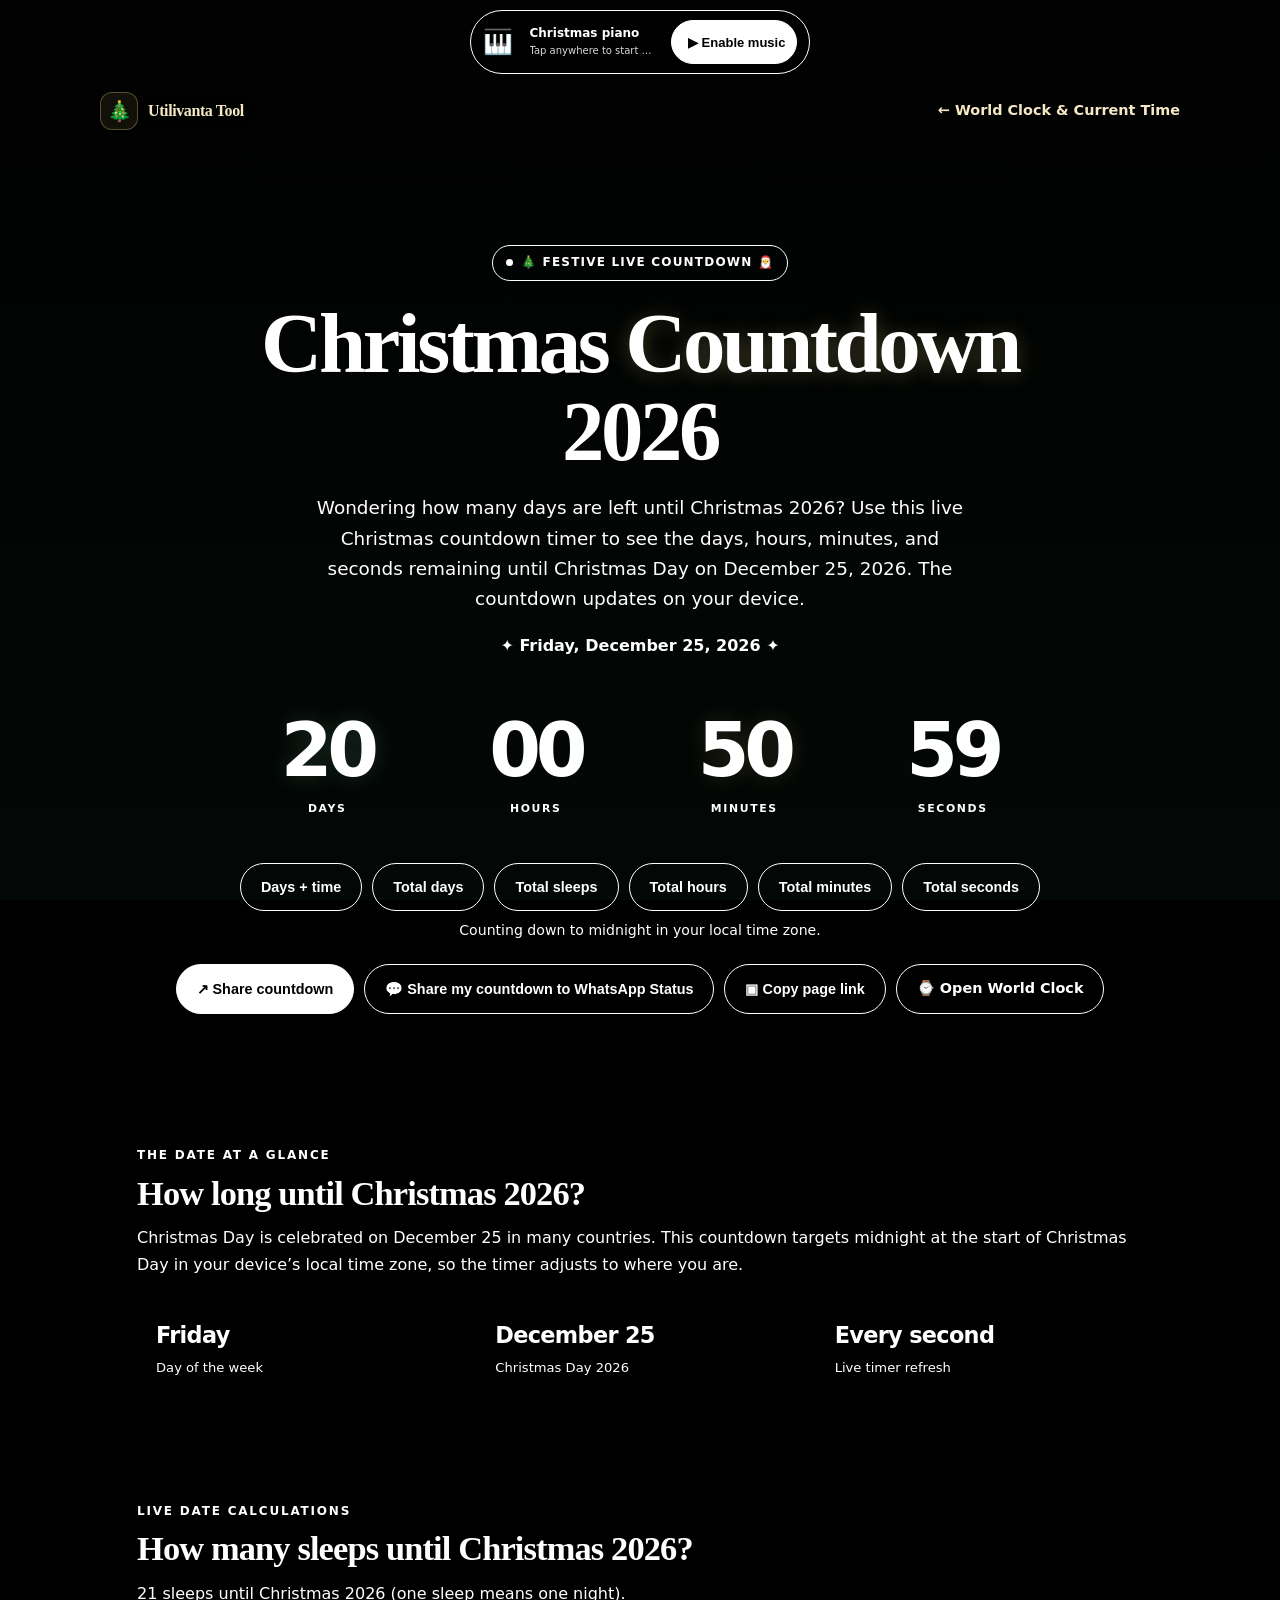
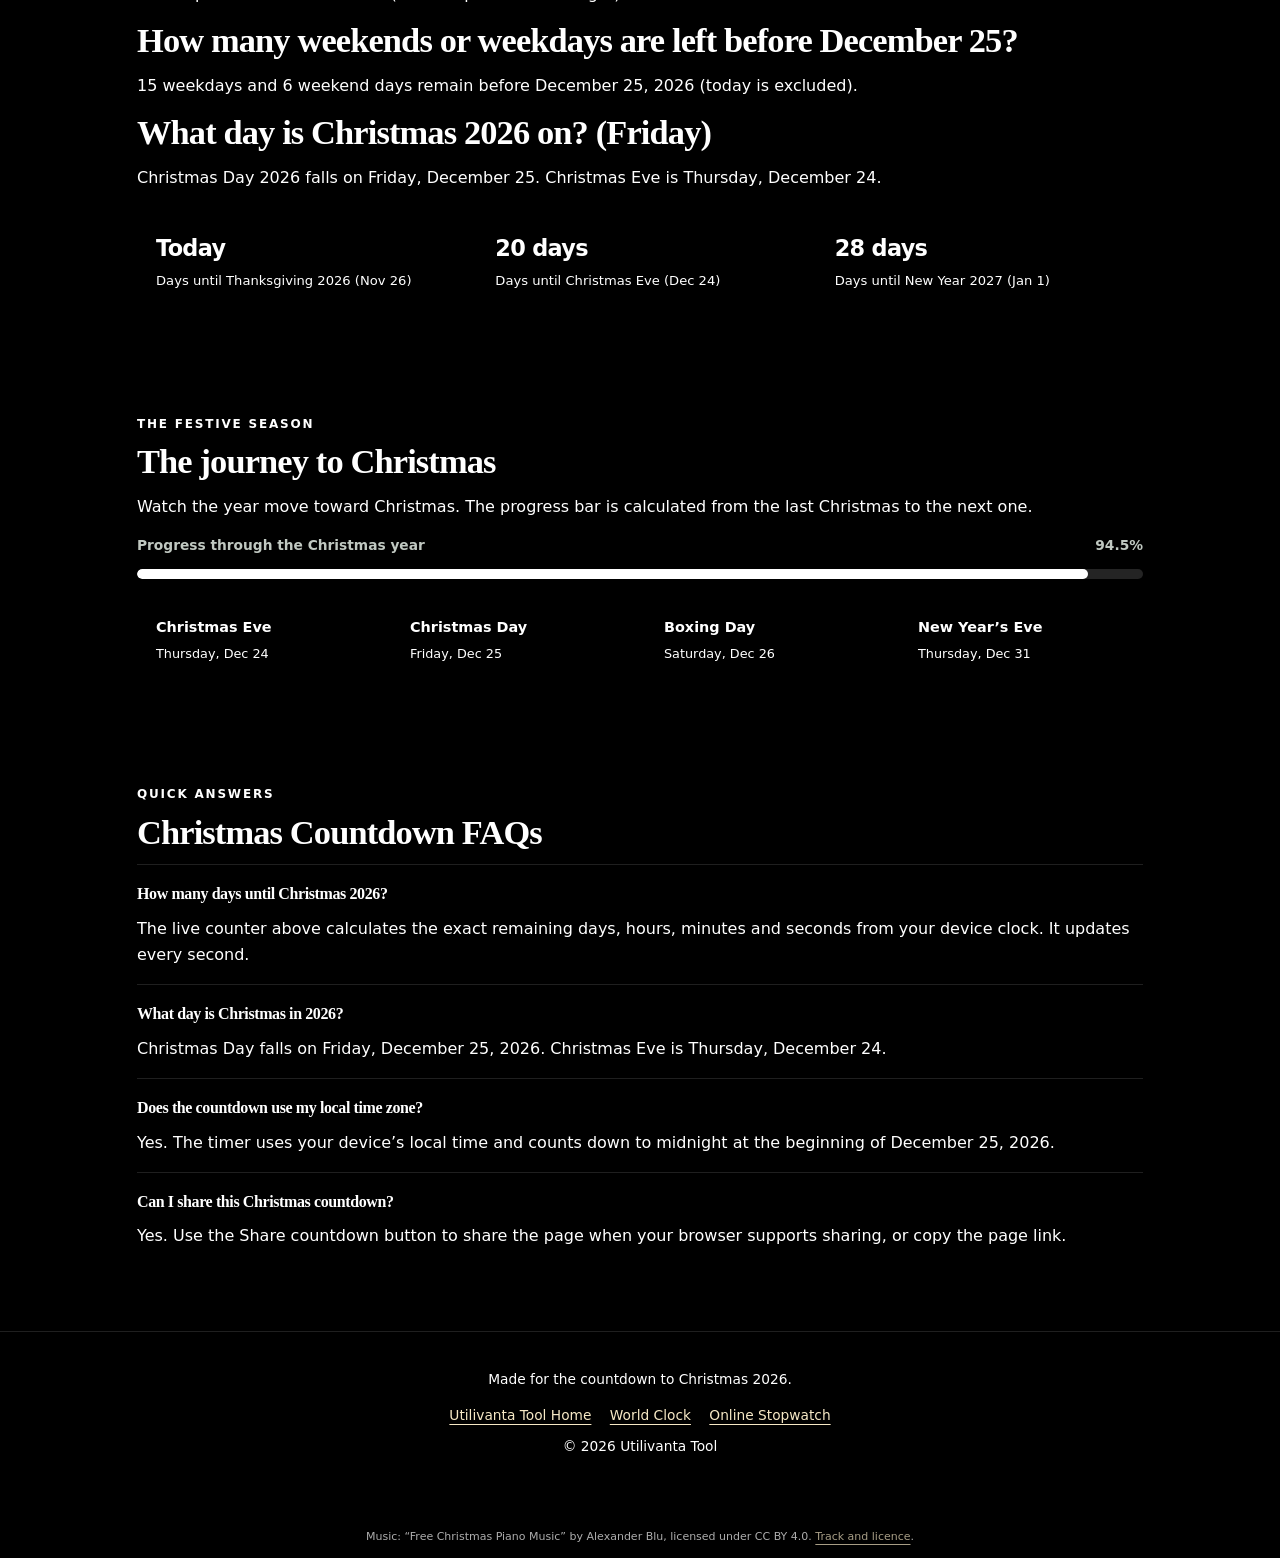
<file: christmas-countdown-2026.html>
<!doctype html>
<html lang="en">
<head>
  <meta charset="utf-8">
  <meta name="viewport" content="width=device-width, initial-scale=1">
  <title>Christmas Countdown 2026: Days Until Christmas | Utilivanta Tool</title>
  <meta name="description" content="See how long until Christmas Day on December 25, 2026, with a live countdown showing days, hours, minutes and seconds.">
  <link rel="canonical" href="https://universal-respiratory.vercel.app/christmas-countdown-2026.html">
  <meta name="robots" content="index,follow">
  <meta name="theme-color" content="#FDFBF7">
  <meta property="og:type" content="website">
  <meta property="og:site_name" content="Utilivanta Tool">
  <meta property="og:title" content="Christmas Countdown 2026: Days Until Christmas | Utilivanta Tool">
  <meta property="og:description" content="Watch the live countdown to December 25, 2026, with days, hours, minutes and seconds.">
  <meta property="og:url" content="https://universal-respiratory.vercel.app/christmas-countdown-2026.html">
  <meta property="og:image" content="https://universal-respiratory.vercel.app/utilivanta-social-preview.svg">
  <meta property="og:image:alt" content="Utilivanta Tool free online word counter, text converter, world clock and stopwatch tools">
  <meta name="twitter:card" content="summary">
  <meta name="twitter:title" content="Christmas Countdown 2026: Days Until Christmas | Utilivanta Tool">
  <meta name="twitter:description" content="Watch the live countdown to December 25, 2026, with days, hours, minutes and seconds.">
  <script type="application/ld+json">
  {
    "@context":"https://schema.org",
    "@type":"WebApplication",
    "name":"Christmas Countdown 2026",
    "url":"https://universal-respiratory.vercel.app/christmas-countdown-2026.html",
    "applicationCategory":"UtilitiesApplication",
    "operatingSystem":"Any",
    "description":"A free live countdown to Christmas Day on December 25, 2026, with days, hours, minutes and seconds.",
    "offers":{"@type":"Offer","price":"0","priceCurrency":"USD"}
  }
  </script>
  <script type="application/ld+json">{"@context":"https://schema.org","@type":"FAQPage","mainEntity":[{"@type":"Question","name":"How many days until Christmas 2026?","acceptedAnswer":{"@type":"Answer","text":"The live counter calculates the remaining days, hours, minutes and seconds from your device clock and updates every second."}},{"@type":"Question","name":"What day is Christmas in 2026?","acceptedAnswer":{"@type":"Answer","text":"Christmas Day falls on Friday, December 25, 2026. Christmas Eve is Thursday, December 24."}},{"@type":"Question","name":"Does the countdown use my local time zone?","acceptedAnswer":{"@type":"Answer","text":"Yes. The timer uses your device’s local time and counts down to midnight at the beginning of December 25, 2026."}},{"@type":"Question","name":"Can I share this Christmas countdown?","acceptedAnswer":{"@type":"Answer","text":"Yes. Use the Share countdown or WhatsApp Status button to share the page, or copy the page link."}}]}</script>
  <style>
    :root{color-scheme:dark;--bg:#080b0a;--panel:#101613;--panel2:#151d18;--line:#2b3930;--white:#f7faf7;--muted:#b4c0b7;--green:#70e1a1;--red:#ff6868;--gold:#f4d58a;--radius:22px}
    *{box-sizing:border-box}
    html{scroll-behavior:smooth;background:var(--bg)}
    body{margin:0;background:radial-gradient(ellipse at 50% -12%,#173523 0,transparent 48%),var(--bg);color:var(--white);font-family:ui-sans-serif,system-ui,-apple-system,BlinkMacSystemFont,"Segoe UI",sans-serif;line-height:1.65}
    a{color:var(--green);text-underline-offset:4px}
    a:hover{color:#b3ffd0}
    .wrap{width:min(1080px,100% - 32px);margin:auto}
    .topbar{padding:18px 0;border-bottom:1px solid #ffffff12}
    .nav{display:flex;justify-content:space-between;align-items:center;gap:16px}
    .brand{display:flex;align-items:center;gap:10px;color:var(--white);text-decoration:none;font-weight:900;letter-spacing:-.04em}
    .brand-mark{display:grid;place-items:center;width:38px;height:38px;border:1px solid #ffffff24;border-radius:12px;background:#ffffff0b;font-size:20px}
    .navlink{font-size:.9rem;font-weight:700;text-decoration:none}
    .hero{position:relative;overflow:hidden;margin:30px auto 26px;padding:clamp(26px,6vw,66px) clamp(16px,4vw,42px);text-align:center;border:1px solid #b7eac328;border-radius:28px;background:linear-gradient(145deg,#111a14f2,#0b100df7 70%);box-shadow:0 24px 90px #0008}
    .snow-layer{position:fixed;inset:0;z-index:5;pointer-events:none;overflow:hidden;opacity:.62}
    .snowflake{position:absolute;top:-24px;color:#fff;font-size:var(--size,14px);opacity:var(--opacity,.8);text-shadow:0 0 8px #c8e8ff;animation:snow-fall var(--duration,12s) linear var(--delay,0s) infinite}
    @keyframes snow-fall{0%{transform:translate3d(0,-5vh,0) rotate(0deg)}100%{transform:translate3d(var(--drift,30px),110vh,0) rotate(360deg)}}
    .hero:before,.hero:after{position:absolute;content:"";width:240px;height:240px;border-radius:50%;filter:blur(60px);opacity:.12;pointer-events:none}
    .hero:before{background:var(--green);top:-140px;left:-90px}
    .hero:after{background:var(--red);right:-100px;bottom:-170px}
    .content{position:relative;z-index:1}
    .pill{display:inline-flex;align-items:center;gap:8px;border:1px solid #70e1a155;background:#70e1a111;color:#b9ffd2;border-radius:999px;padding:7px 13px;font-size:.75rem;font-weight:850;letter-spacing:.12em;text-transform:uppercase}
    .dot{width:7px;height:7px;border-radius:50%;background:var(--green);box-shadow:0 0 12px var(--green)}
    h1{max-width:850px;margin:18px auto 12px;font-size:clamp(2.35rem,7.5vw,5.3rem);letter-spacing:-.065em;line-height:.99;font-weight:950}
    h1 em{font-style:normal;color:var(--green)}
    .lead{max-width:670px;margin:18px auto;color:var(--muted);font-size:clamp(1rem,2vw,1.15rem)}
    .date-line{margin:18px 0 26px;color:#e7d7a9;font-weight:800}
    .timer{display:grid;grid-template-columns:repeat(4,minmax(0,1fr));gap:clamp(7px,2vw,14px);max-width:790px;margin:28px auto 20px}
    .unit{min-width:0;padding:clamp(13px,3vw,25px) 5px;border:1px solid #ffffff18;border-radius:18px;background:linear-gradient(180deg,#ffffff0d,#ffffff04);box-shadow:inset 0 1px #ffffff08}
    .num{display:block;font-size:clamp(2rem,7.4vw,4.5rem);line-height:1.05;letter-spacing:-.055em;font-weight:950;font-variant-numeric:tabular-nums}
    .unit:nth-child(1) .num{color:var(--green)}
    .unit:nth-child(2) .num{color:#fff}
    .unit:nth-child(3) .num{color:#f4d58a}
    .unit:nth-child(4) .num{color:#ff8585}
    .unit-label{display:block;margin-top:10px;color:var(--muted);font-size:.72rem;font-weight:850;letter-spacing:.13em;text-transform:uppercase}
    #status{min-height:1.6em;color:var(--muted);font-size:.88rem}
    .actions{display:flex;justify-content:center;flex-wrap:wrap;gap:10px;margin-top:22px}
    .btn{display:inline-flex;align-items:center;justify-content:center;gap:8px;min-height:45px;padding:10px 17px;border-radius:12px;text-decoration:none;font-weight:850;font-size:.9rem;border:1px solid #ffffff2a;color:var(--white);background:#ffffff09}
    .btn.primary{background:var(--green);color:#08110b;border-color:var(--green)}
    .btn:hover{transform:translateY(-1px)}
    .section{margin:28px 0;padding:clamp(22px,4vw,36px);border:1px solid #ffffff14;border-radius:var(--radius);background:linear-gradient(145deg,#111713,#0d110f)}
    .eyebrow{color:var(--green);font-size:.75rem;letter-spacing:.15em;text-transform:uppercase;font-weight:900}
    h2{margin:8px 0 12px;font-size:clamp(1.5rem,4vw,2.15rem);line-height:1.15;letter-spacing:-.035em}
    h3{margin:0 0 6px;font-size:1rem}
    p{color:var(--muted);margin:8px 0 14px}
    .facts{display:grid;grid-template-columns:repeat(3,minmax(0,1fr));gap:12px;margin-top:20px}
    .fact{padding:18px;border-radius:16px;background:#ffffff06;border:1px solid #ffffff12}
    .fact strong{display:block;font-size:1.4rem;color:var(--white);letter-spacing:-.03em}
    .fact span{font-size:.82rem;color:var(--muted)}
    .progress-head{display:flex;justify-content:space-between;gap:12px;color:var(--muted);font-size:.86rem;font-weight:750}
    .track{height:10px;margin:12px 0 8px;border-radius:999px;overflow:hidden;background:#ffffff12}
    #progress{height:100%;width:0;background:linear-gradient(90deg,#45b978,#b4f3c8);border-radius:inherit;transition:width .4s}
    .milestones{display:grid;grid-template-columns:repeat(4,minmax(0,1fr));gap:10px;margin-top:18px}
    .mile{padding:15px 12px;border:1px solid #ffffff12;border-radius:14px;background:#ffffff05}
    .mile b{display:block;color:var(--gold);font-size:.9rem}
    .mile span{display:block;color:var(--muted);font-size:.8rem;margin-top:3px}
    .faq{padding:16px 0;border-top:1px solid #ffffff15}
    .faq:first-of-type{border-top:0}
    .faq h3{font-size:1rem}
    .faq p{margin-bottom:0}
    .footer{padding:28px 0 44px;text-align:center;color:#8f9b92;font-size:.86rem}
    .footer a{margin:0 7px}
    @media(max-width:620px){.wrap{width:min(100% - 22px,1080px)}.nav{align-items:flex-start}.navlink{max-width:52%;text-align:right}.hero{margin-top:16px;border-radius:21px}.timer{gap:6px}.unit{border-radius:13px}.unit-label{font-size:.62rem;letter-spacing:.05em}.facts{grid-template-columns:1fr}.milestones{grid-template-columns:repeat(2,minmax(0,1fr))}.section{padding:21px 17px}}
    @media(prefers-reduced-motion:reduce){html{scroll-behavior:auto}*{transition:none!important;animation:none!important}.snow-layer{display:none}}

    /* Warm, cozy Christmas theme */
    :root{color-scheme:light;--bg:#FDFBF7;--panel:#FFFDF8;--panel2:#F5EEE4;--white:#24352D;--muted:#655F56;--green:#1B4D3E;--red:#A22323;--gold:#D4AF37;--line:#E8DCC8;--radius:22px}
    html{background:var(--bg)}
    body{background:linear-gradient(180deg,rgba(14,24,19,.42),rgba(14,24,19,.58)),url("https://images.unsplash.com/photo-1543589077-47d81606c1bf?auto=format&fit=crop&w=2200&q=85") center 35%/cover fixed,var(--bg);color:var(--white);font-family:Inter,system-ui,sans-serif}
    body:before{content:"";position:fixed;inset:0;z-index:-1;pointer-events:none;background:linear-gradient(180deg,rgba(8,20,14,.24),rgba(8,20,14,.56));}
    h1,h2,h3,.brand{font-family:Georgia,"Times New Roman",serif}
    h1{letter-spacing:-.045em;line-height:1.08}
    h1 em{color:var(--red);text-shadow:0 2px 18px #A223231A}
    h2{color:var(--green)}
    p,.lead{color:var(--muted)}
    .topbar{background:rgba(253,251,247,.18);border-bottom:1px solid rgba(255,255,255,.22);backdrop-filter:blur(12px);-webkit-backdrop-filter:blur(12px)}
    .brand{color:var(--green)}
    .brand-mark{border-color:#D4AF3755;background:#D4AF371A}
    a,.navlink{color:var(--green)}
    a:hover{color:var(--red)}
    .hero{background:linear-gradient(135deg,rgba(255,253,248,.74),rgba(245,233,216,.58));border:1px solid rgba(255,255,255,.55);box-shadow:0 22px 55px rgba(0,0,0,.18),inset 0 1px 0 rgba(255,255,255,.65);backdrop-filter:blur(9px);-webkit-backdrop-filter:blur(9px)}
    .hero:before{background:var(--green);opacity:.10}
    .hero:after{background:var(--red);opacity:.09}
    .pill{color:var(--green);background:#1B4D3E0D;border-color:#1B4D3E38}
    .dot{background:#26845D;box-shadow:0 0 10px #26845D55}
    .date-line{color:#84651A}
    .unit{background:#FFFFFFB8;border:1px solid #D4AF374D;box-shadow:0 7px 20px #49351A0A,inset 0 1px 0 #FFFFFF;backdrop-filter:blur(8px);-webkit-backdrop-filter:blur(8px)}
    .num{font-family:Inter,system-ui,sans-serif;text-shadow:0 2px 14px #D4AF3729}
    .unit:nth-child(1) .num{color:var(--green);text-shadow:0 2px 16px #1B4D3E22}
    .unit:nth-child(2) .num{color:var(--red);text-shadow:0 2px 16px #A2232322}
    .unit:nth-child(3) .num{color:#9A7418}
    .unit:nth-child(4) .num{color:var(--green)}
    .unit-label{color:#655F56}
    .section{background:rgba(255,253,248,.70);border:1px solid rgba(255,255,255,.56);box-shadow:0 12px 35px rgba(0,0,0,.13),inset 0 1px 0 rgba(255,255,255,.7);backdrop-filter:blur(12px);-webkit-backdrop-filter:blur(12px)}
    .eyebrow{color:var(--red)}
    .fact,.mile{background:#F7F0E6E0;border:1px solid #E8DCC8;border-radius:15px}
    .fact strong{color:var(--green)}
    .fact span,.mile span{color:var(--muted)}
    .mile b{color:var(--red)}
    .track{background:#E9DFCF}
    #progress{background:linear-gradient(90deg,var(--green),#4C936B,var(--gold))}
    .btn{color:var(--green);background:#FFFFFFD9;border-color:#D8C8AC;transition:transform 160ms ease,box-shadow 160ms ease}
    .btn.primary{color:#FFFFFF;background:var(--red);border-color:var(--red);box-shadow:0 5px 15px #A2232325}
    .btn:hover{transform:translateY(-2px);box-shadow:0 7px 18px #593A1714}
    .btn:focus-visible,a:focus-visible{outline:3px solid var(--gold);outline-offset:3px}
    .footer{color:var(--muted);border-top:1px solid var(--line)}
    .snow-layer{position:fixed;inset:0;z-index:4;overflow:hidden;pointer-events:none;contain:strict;opacity:.72}
    .snowflake{position:absolute;top:-24px;left:var(--left);color:#FFFFFF;font-size:var(--size);line-height:1;opacity:var(--opacity);text-shadow:0 1px 5px #8A9DAB66;animation:snow-fall var(--duration) linear var(--delay) infinite;will-change:transform}
    @keyframes snow-fall{from{transform:translate3d(0,-5vh,0)}to{transform:translate3d(var(--drift),110vh,0)}}
    @media(max-width:620px){.section{backdrop-filter:none;-webkit-backdrop-filter:none}.unit{backdrop-filter:none;-webkit-backdrop-filter:none}.snowflake{text-shadow:none}}
    @media(prefers-reduced-motion:reduce){.snow-layer{display:none!important}.btn{transition:none}.btn:hover{transform:none}}

  </style>
</head>
<body>
  <div class="snow-layer" id="snow-layer" aria-hidden="true"></div>
  <header class="topbar">
    <div class="wrap nav">
      <a class="brand" href="/" aria-label="Utilivanta Tool home"><span class="brand-mark">🎄</span><span>Utilivanta Tool</span></a>
      <a class="navlink" href="/universal-time.html">← World Clock &amp; Current Time</a>
    </div>
  </header>
  <main class="wrap">
    <section class="hero" aria-labelledby="page-title">
      <div class="content">
        <div class="pill"><span class="dot"></span> 🎄 Festive live countdown 🎅</div>
        <h1 id="page-title">Christmas <em>Countdown</em> 2026</h1>
        <p class="lead">Wondering how many days are left until Christmas 2026? Use this live Christmas countdown timer to see the days, hours, minutes, and seconds remaining until Christmas Day on December 25, 2026. The countdown updates on your device.</p>
        <div class="date-line">✦ Friday, December 25, 2026 ✦</div>
        <div class="timer" role="timer" aria-label="Time remaining until Christmas Day 2026">
          <div class="unit"><span class="num" id="days">--</span><span class="unit-label">Days</span></div>
          <div class="unit"><span class="num" id="hours">--</span><span class="unit-label">Hours</span></div>
          <div class="unit"><span class="num" id="minutes">--</span><span class="unit-label">Minutes</span></div>
          <div class="unit"><span class="num" id="seconds">--</span><span class="unit-label">Seconds</span></div>
        </div>
        <div class="actions" aria-label="Countdown display units" style="margin-top:14px">
          <button class="btn unit-mode" data-mode="standard" type="button" aria-pressed="true">Days + time</button>
          <button class="btn unit-mode" data-mode="days" type="button" aria-pressed="false">Total days</button>
          <button class="btn unit-mode" data-mode="sleeps" type="button" aria-pressed="false">Total sleeps</button>
          <button class="btn unit-mode" data-mode="hours" type="button" aria-pressed="false">Total hours</button>
          <button class="btn unit-mode" data-mode="minutes" type="button" aria-pressed="false">Total minutes</button>
          <button class="btn unit-mode" data-mode="seconds" type="button" aria-pressed="false">Total seconds</button>
        </div>
        <p id="status" aria-live="polite">Calculating your countdown…</p>
        <div class="actions">
          <button class="btn primary" id="share-btn" type="button">↗ Share countdown</button>
          <button class="btn" id="whatsapp-btn" type="button">💬 Share my countdown to WhatsApp Status</button>
          <button class="btn" id="copy-btn" type="button">▣ Copy page link</button>
          <a class="btn" href="/universal-time.html">⌚ Open World Clock</a>
        </div>
      </div>
    </section>

    <section class="section" aria-labelledby="facts-title">
      <div class="eyebrow">The date at a glance</div>
      <h2 id="facts-title">How long until Christmas 2026?</h2>
      <p>Christmas Day is celebrated on December 25 in many countries. This countdown targets midnight at the start of Christmas Day in your device’s local time zone, so the timer adjusts to where you are.</p>
      <div class="facts">
        <div class="fact"><strong>Friday</strong><span>Day of the week</span></div>
        <div class="fact"><strong>December 25</strong><span>Christmas Day 2026</span></div>
        <div class="fact"><strong>Every second</strong><span>Live timer refresh</span></div>
      </div>
    </section>


    <section class="section" aria-labelledby="sleeps-title">
      <div class="eyebrow">Live date calculations</div>
      <h2 id="sleeps-title">How many sleeps until Christmas 2026?</h2>
      <p id="sleeps-copy">Calculating nights remaining until Christmas…</p>
      <h2>How many weekends or weekdays are left before December 25?</h2>
      <p id="days-left-copy">Calculating weekdays and weekends remaining…</p>
      <h2>What day is Christmas 2026 on? (Friday)</h2>
      <p>Christmas Day 2026 falls on Friday, December 25. Christmas Eve is Thursday, December 24.</p>
      <div class="facts">
        <div class="fact"><strong id="thanksgiving-days">--</strong><span>Days until Thanksgiving 2026 (Nov 26)</span></div>
        <div class="fact"><strong id="eve-days">--</strong><span>Days until Christmas Eve (Dec 24)</span></div>
        <div class="fact"><strong id="newyear-days">--</strong><span>Days until New Year 2027 (Jan 1)</span></div>
      </div>
    </section>

    <section class="section" aria-labelledby="progress-title">
      <div class="eyebrow">The festive season</div>
      <h2 id="progress-title">The journey to Christmas</h2>
      <p>Watch the year move toward Christmas. The progress bar is calculated from the last Christmas to the next one.</p>
      <div class="progress-head"><span>Progress through the Christmas year</span><strong id="progress-label">--%</strong></div>
      <div class="track" role="progressbar" aria-label="Progress through the Christmas year" aria-valuemin="0" aria-valuemax="100" aria-valuenow="0" id="progress-track"><div id="progress"></div></div>
      <div class="milestones">
        <div class="mile"><b>Christmas Eve</b><span>Thursday, Dec 24</span></div>
        <div class="mile"><b>Christmas Day</b><span>Friday, Dec 25</span></div>
        <div class="mile"><b>Boxing Day</b><span>Saturday, Dec 26</span></div>
        <div class="mile"><b>New Year’s Eve</b><span>Thursday, Dec 31</span></div>
      </div>
    </section>

    <section class="section" aria-labelledby="faq-title">
      <div class="eyebrow">Quick answers</div>
      <h2 id="faq-title">Christmas Countdown FAQs</h2>
      <div class="faq"><h3>How many days until Christmas 2026?</h3><p>The live counter above calculates the exact remaining days, hours, minutes and seconds from your device clock. It updates every second.</p></div>
      <div class="faq"><h3>What day is Christmas in 2026?</h3><p>Christmas Day falls on Friday, December 25, 2026. Christmas Eve is Thursday, December 24.</p></div>
      <div class="faq"><h3>Does the countdown use my local time zone?</h3><p>Yes. The timer uses your device’s local time and counts down to midnight at the beginning of December 25, 2026.</p></div>
      <div class="faq"><h3>Can I share this Christmas countdown?</h3><p>Yes. Use the Share countdown button to share the page when your browser supports sharing, or copy the page link.</p></div>
    </section>
  </main>
  <footer class="footer">
    <div class="wrap">
      <p>Made for the countdown to Christmas 2026.</p>
      <a href="/">Utilivanta Tool Home</a>
      <a href="/universal-time.html">World Clock</a>
      <a href="/stopwatch.html">Online Stopwatch</a>
      <p>© <span id="year">2026</span> Utilivanta Tool</p>
    </div>
  </footer>
  <script>
    (function(){
      const el={days:document.getElementById('days'),hours:document.getElementById('hours'),minutes:document.getElementById('minutes'),seconds:document.getElementById('seconds')};
      const status=document.getElementById('status');
      (function createSnow(){
        if(window.matchMedia('(prefers-reduced-motion: reduce)').matches)return;
        const layer=document.getElementById('snow-layer');
        const count=window.matchMedia('(max-width: 600px)').matches?6:12;
        const fragment=document.createDocumentFragment();
        for(let i=0;i<count;i++){
          const flake=document.createElement('span');flake.className='snowflake';flake.textContent=i%4===0?'❄':'•';
          flake.style.setProperty('--left',(Math.random()*100)+'%');
          flake.style.setProperty('--size',(7+Math.random()*7)+'px');
          flake.style.setProperty('--duration',(12+Math.random()*10)+'s');
          flake.style.setProperty('--delay',(-Math.random()*20)+'s');
          flake.style.setProperty('--drift',Math.round(Math.random()*70-35)+'px');
          flake.style.setProperty('--opacity',(0.3+Math.random()*0.45).toFixed(2));
          fragment.appendChild(flake);
        }
        layer.appendChild(fragment);
      })();
      let displayMode='standard';
      const countdownTarget=new Date(2026,11,25,0,0,0,0);
      const localMidnight=d=>new Date(d.getFullYear(),d.getMonth(),d.getDate());
      function daysUntil(date,now){return Math.max(0,Math.ceil((localMidnight(date)-localMidnight(now))/86400000));}
      function updateExtraDates(now){
        const christmasDays=daysUntil(countdownTarget,now);
        document.getElementById('sleeps-copy').textContent=christmasDays===1?'1 sleep until Christmas 2026.':christmasDays+' sleeps until Christmas 2026 (one sleep means one night).';
        const start=localMidnight(now), end=localMidnight(countdownTarget);
        let weekdays=0, weekendDays=0;
        for(let d=new Date(start);d<end;d.setDate(d.getDate()+1)){if(d.getDay()===0||d.getDay()===6)weekendDays++;else weekdays++;}
        document.getElementById('days-left-copy').textContent=weekdays+' weekdays and '+weekendDays+' weekend days remain before December 25, 2026 (today is excluded).';
        const thanksgiving=new Date(2026,10,26), eve=new Date(2026,11,24), newYear=new Date(2027,0,1);
        const label=(date)=>{const n=daysUntil(date,now);return n===0?'Today':n+' days';};
        document.getElementById('thanksgiving-days').textContent=label(thanksgiving);
        document.getElementById('eve-days').textContent=label(eve);
        document.getElementById('newyear-days').textContent=label(newYear);
      }
      function setMode(mode){
        displayMode=mode;
        document.querySelectorAll('.unit-mode').forEach(b=>b.setAttribute('aria-pressed',String(b.dataset.mode===mode)));
        const timer=document.querySelector('.timer');
        if(timer){timer.classList.toggle('single-total-mode',mode!=='standard');timer.dataset.displayMode=mode;}
        const labels={standard:['Days','Hours','Minutes','Seconds'],days:['Total days','—','—','—'],sleeps:['Total sleeps','—','—','—'],hours:['Total hours','—','—','—'],minutes:['Total minutes','—','—','—'],seconds:['Total seconds','—','—','—']};
        document.querySelectorAll('.unit-label').forEach((el,i)=>el.textContent=labels[mode][i]);
      }
      document.querySelectorAll('.unit-mode').forEach(b=>b.addEventListener('click',()=>setMode(b.dataset.mode)));
      const target=new Date(2026,11,25,0,0,0,0);
      const lastChristmas=new Date(2025,11,25,0,0,0,0);
      const nextChristmas=new Date(2026,11,25,0,0,0,0);
      let lastExtraDateKey='';
      function tick(){
        const now=new Date();
        let remaining=Math.max(0,target.getTime()-now.getTime());
        const total=Math.floor(remaining/1000), totalDays=Math.ceil(remaining/86400000);
        const values={
          standard:[Math.floor(total/86400).toLocaleString('en-US'),String(Math.floor((total%86400)/3600)).padStart(2,'0'),String(Math.floor((total%3600)/60)).padStart(2,'0'),String(total%60).padStart(2,'0')],
          days:[Math.ceil(remaining/86400000).toLocaleString('en-US'),'0','0','0'],
          sleeps:[totalDays.toLocaleString('en-US'),'0','0','0'],
          hours:[Math.floor(total/3600).toLocaleString('en-US'),'0','0','0'],
          minutes:[Math.floor(total/60).toLocaleString('en-US'),'0','0','0'],
          seconds:[total.toLocaleString('en-US'),'0','0','0']
        }[displayMode];
        el.days.textContent=values[0];el.hours.textContent=values[1];el.minutes.textContent=values[2];el.seconds.textContent=values[3];
        const extraDateKey=now.getFullYear()+'-'+now.getMonth()+'-'+now.getDate();
        if(extraDateKey!==lastExtraDateKey){updateExtraDates(now);lastExtraDateKey=extraDateKey;}
        if(remaining===0){status.textContent='Merry Christmas! Christmas Day 2026 has arrived.';}
        else{status.textContent='Counting down to midnight in your local time zone.';}
        const pct=Math.min(100,Math.max(0,((now-lastChristmas)/(nextChristmas-lastChristmas))*100));
        document.getElementById('progress').style.width=pct+'%';
        document.getElementById('progress-label').textContent=pct.toFixed(1)+'%';
        document.getElementById('progress-track').setAttribute('aria-valuenow',String(Math.round(pct)));
        document.getElementById('year').textContent=String(now.getFullYear());
      }
      async function copyLink(){const text=location.href;try{await navigator.clipboard.writeText(text);status.textContent='Page link copied. Share it with family and friends!';}catch(e){status.textContent='Copy is not available here. Copy the page URL from your browser address bar.';}}
      document.getElementById('copy-btn').addEventListener('click',copyLink);
      document.getElementById('whatsapp-btn').addEventListener('click',function(){
        const now=new Date(), target=new Date(2026,11,25,0,0,0,0);
        const days=Math.max(0,Math.ceil((new Date(target.getFullYear(),target.getMonth(),target.getDate())-new Date(now.getFullYear(),now.getMonth(),now.getDate()))/86400000));
        const message='Sirf '+days+' days aur '+days+' sleeps baqi hain Christmas mein! 🎄🎅 Dekho apna countdown yahan: '+location.href;
        window.open('https://wa.me/?text='+encodeURIComponent(message),'_blank','noopener,noreferrer');
        status.textContent='WhatsApp opened with your Christmas countdown message ready to share.';
      });
      document.getElementById('share-btn').addEventListener('click',async function(){if(navigator.share){try{await navigator.share({title:'Christmas Countdown 2026',text:'Count down to Christmas Day, December 25, 2026.',url:location.href});}catch(e){}}else{await copyLink();}});
      tick();setInterval(tick,1000);
    })();
  </script>


  <style id="dark-christmas-theme">
    :root{color-scheme:dark;--bg:#07100d;--white:#fffaf0;--muted:#e0e4df;--green:#b7f3cf;--red:#ff7777;--gold:#f5d78b;--line:rgba(255,255,255,.22)}
    html{background:#07100d}
    body{color:#fffaf0;background:linear-gradient(180deg,rgba(3,8,6,.42),rgba(3,8,6,.38) 38%,rgba(3,8,6,.82)),url("https://images.unsplash.com/photo-1511600173735-a896042389cf?auto=format&fit=crop&w=2200&q=85") center 32%/cover fixed,#07100d;background-repeat:no-repeat}
    .topbar{background:rgba(3,10,7,.24);border-bottom:1px solid rgba(255,255,255,.15);backdrop-filter:blur(10px);-webkit-backdrop-filter:blur(10px)}
    .brand,.navlink,a{color:#fff5d9}.brand-mark{background:rgba(255,255,255,.09);border-color:rgba(255,255,255,.24)}
    .hero{background:linear-gradient(135deg,rgba(8,20,14,.48),rgba(9,15,12,.27));border:1px solid rgba(255,255,255,.28);box-shadow:0 24px 80px rgba(0,0,0,.3),inset 0 1px 0 rgba(255,255,255,.18);backdrop-filter:blur(3px);-webkit-backdrop-filter:blur(3px)}
    .hero:before{background:#3ba56b;opacity:.17}.hero:after{background:#c51f35;opacity:.16}
    .pill{color:#f7e9bd;background:rgba(8,20,14,.42);border-color:rgba(245,215,139,.45)}.dot{background:#82f0ad;box-shadow:0 0 13px #82f0ad}
    h1,h2,h3,.brand{color:#fffaf0;text-shadow:0 2px 18px rgba(0,0,0,.32)}h1 em{color:#ffd98a;text-shadow:0 2px 20px rgba(245,215,139,.25)}
    .lead,p,.unit-label,.fact span,.mile span,.footer{color:#e0e4df}.date-line{color:#ffe3a1}
    .unit{background:rgba(8,17,12,.30);border:1px solid rgba(255,255,255,.24);box-shadow:inset 0 1px 0 rgba(255,255,255,.12);backdrop-filter:blur(5px);-webkit-backdrop-filter:blur(5px)}
    .num{color:#fffaf0!important;text-shadow:0 2px 18px rgba(0,0,0,.5)!important}
    .unit:nth-child(1) .num{color:#b7f3cf!important}.unit:nth-child(2) .num{color:#fffaf0!important}.unit:nth-child(3) .num{color:#f5d78b!important}.unit:nth-child(4) .num{color:#ff9c9c!important}
    .section{background:rgba(6,15,11,.32);border:1px solid rgba(255,255,255,.21);box-shadow:0 16px 50px rgba(0,0,0,.18),inset 0 1px 0 rgba(255,255,255,.1);backdrop-filter:blur(7px);-webkit-backdrop-filter:blur(7px)}
    .eyebrow{color:#f5d78b}h2{color:#fffaf0}.fact,.mile{background:rgba(255,255,255,.07);border:1px solid rgba(255,255,255,.15)}
    .fact strong,.mile b{color:#f5d78b}.track{background:rgba(255,255,255,.16)}#progress{background:linear-gradient(90deg,#43bb7a,#b7f3cf,#f5d78b)}
    .btn{color:#fffaf0;background:rgba(255,255,255,.08);border-color:rgba(255,255,255,.25)}.btn.primary{background:linear-gradient(135deg,#b92132,#7d1423);border-color:#f5d78b;color:#fff;box-shadow:0 8px 25px rgba(0,0,0,.28)}
    .faq{border-color:rgba(255,255,255,.15)}.footer{border-color:rgba(255,255,255,.16)}.snow-layer{opacity:.48}
    .christmas-music{background:rgba(5,20,13,.84);border-color:rgba(245,215,139,.7)}
    @media(max-width:620px){body{background-attachment:scroll;background-position:center top;background-size:auto 100vh}.hero{backdrop-filter:blur(2px);-webkit-backdrop-filter:blur(2px)}.section,.unit{backdrop-filter:none;-webkit-backdrop-filter:none;background:rgba(6,15,11,.52)}}
  </style>

  <!-- Christmas ambience: attempt autoplay; browsers may require a first user gesture for sound. -->
  <style>
     .christmas-music{position:fixed;top:12px;left:50%;transform:translateX(-50%);z-index:1000;display:flex;align-items:center;gap:13px;padding:12px 17px;border:1px solid rgba(244,213,138,.85);border-radius:18px;background:rgba(15,39,28,.91);box-shadow:0 10px 32px rgba(0,0,0,.28),0 0 22px rgba(244,213,138,.15);backdrop-filter:blur(16px);-webkit-backdrop-filter:blur(16px);color:#fff8e8;font:600 14px/1.2 Inter,system-ui,sans-serif}
    .christmas-music button{border:1px solid rgba(244,213,138,.65);border-radius:13px;background:linear-gradient(135deg,#b9232b,#8f171f);color:#fff;padding:13px 19px;font-size:15px;font-weight:850;cursor:pointer;white-space:nowrap;box-shadow:0 5px 16px rgba(0,0,0,.22)}
    .christmas-music button:focus-visible{outline:3px solid #D4AF37;outline-offset:3px}
    .christmas-music .music-note{font-size:25px}
    .christmas-music .music-caption{display:flex;flex-direction:column;gap:4px}
    .christmas-music small{font-size:11px;font-weight:500;opacity:.85}
    .topbar{padding-top:78px}
    @media(max-width:480px){.christmas-music{top:8px;width:max-content;max-width:calc(100% - 16px);gap:8px;padding:9px 11px;border-radius:15px}.christmas-music .music-caption{max-width:115px}.christmas-music button{padding:12px 13px;font-size:13px}.christmas-music .music-note{font-size:22px}.topbar{padding-top:76px}.hero,.section{backdrop-filter:blur(7px);-webkit-backdrop-filter:blur(7px)}}
  </style>
  <div class="christmas-music" role="group" aria-label="Christmas background music">
    <span class="music-note" aria-hidden="true">🎹</span>
    <span class="music-caption"><span id="music-title">Christmas piano</span><small id="music-status">Trying to start music…</small></span>
    <button type="button" id="music-toggle" aria-pressed="false">▶ Enable music</button>
  </div>
  <audio id="christmas-audio" preload="auto" autoplay loop playsinline>
    <source src="https://orangefreesounds.com/wp-content/uploads/2023/12/Free-christmas-piano-music.mp3" type="audio/mpeg">
  </audio>
  <p style="font-size:11px;text-align:center;opacity:.68;margin:12px auto;max-width:720px">Music: “Free Christmas Piano Music” by Alexander Blu, licensed under CC BY 4.0. <a href="https://orangefreesounds.com/free-christmas-piano-music/" target="_blank" rel="noopener noreferrer">Track and licence</a>.</p>
  <script>
    (() => {
      const audio = document.getElementById('christmas-audio');
      const button = document.getElementById('music-toggle');
      const status = document.getElementById('music-status');
      if (!audio || !button || !status) return;
      audio.volume = 0.22;
      let userPaused = false;
      let started = false;

      const syncPlaying = () => {
        started = true;
        userPaused = false;
        button.textContent = '❚❚ Pause';
        button.setAttribute('aria-pressed', 'true');
        status.textContent = 'Playing softly';
      };
      const syncPaused = () => {
        button.textContent = '▶ Enable music';
        button.setAttribute('aria-pressed', 'false');
      };
      const tryPlay = async () => {
        if (userPaused) return;
        try {
          await audio.play();
          syncPlaying();
        } catch (error) {
          status.textContent = 'Tap anywhere to start music';
          syncPaused();
        }
      };

      // Best-effort autoplay on page load; audible autoplay may be blocked by the browser.
      if (document.readyState === 'loading') {
        document.addEventListener('DOMContentLoaded', tryPlay, { once: true });
      } else {
        tryPlay();
      }

      // If autoplay was blocked, the first real user gesture anywhere on the page starts it.
      const startOnFirstGesture = (event) => {
        // Do not race the music button's own click handler; otherwise a tap can start and then pause playback.
        if (event && event.target && button.contains(event.target)) return;
        if (!started && !userPaused) tryPlay();
      };
      ['pointerdown', 'keydown'].forEach(eventName => {
        document.addEventListener(eventName, startOnFirstGesture, { once: true, passive: true });
      });

      button.addEventListener('click', async () => {
        if (!audio.paused) {
          userPaused = true;
          audio.pause();
          syncPaused();
          status.textContent = 'Paused';
          return;
        }
        userPaused = false;
        try {
          await audio.play();
          syncPlaying();
        } catch (error) {
          status.textContent = 'Music unavailable — check connection';
        }
      });
      audio.addEventListener('play', syncPlaying);
      audio.addEventListener('error', () => {
        status.textContent = 'Music unavailable — check connection';
      });
    })();
  </script>

  <style id="premium-christmas-redesign">
    :root{color-scheme:dark;--bg:#07100d;--white:#fffaf2;--muted:#c0c8c1;--green:#8de0ae;--red:#e85b67;--gold:#e8c77e;--line:rgba(255,255,255,.16);--radius:24px}
    html{background:#07100d}
    body{
      background:
        radial-gradient(ellipse at 12% 8%,rgba(28,93,58,.32),transparent 36%),
        radial-gradient(ellipse at 88% 20%,rgba(122,26,42,.22),transparent 34%),
        radial-gradient(ellipse at 50% 100%,rgba(190,145,58,.08),transparent 42%),
        linear-gradient(145deg,#07100d 0%,#0b1711 48%,#120d10 100%);
      background-attachment:fixed;color:var(--white);font-family:Inter,system-ui,sans-serif
    }
    body:before{content:"";position:fixed;inset:0;pointer-events:none;z-index:0;opacity:.35;background-image:radial-gradient(circle at 8% 18%,#e8c77e 0 1px,transparent 2px),radial-gradient(circle at 83% 11%,#fff2c6 0 1px,transparent 2px),radial-gradient(circle at 72% 58%,#8de0ae 0 1px,transparent 2px),radial-gradient(circle at 18% 76%,#e8c77e 0 1px,transparent 2px);background-size:190px 210px,240px 230px,280px 260px,220px 250px}
    .wrap,.topbar,.christmas-music,.snow-layer{z-index:1;position:relative}
    .topbar{background:rgba(5,13,9,.68);border-bottom:1px solid var(--line);backdrop-filter:blur(16px);-webkit-backdrop-filter:blur(16px)}
    .brand,.navlink,a{color:#f6e8c5}
    .brand-mark{border:1px solid rgba(232,199,126,.34);background:rgba(232,199,126,.08)}
    .hero{isolation:isolate;background:linear-gradient(135deg,rgba(14,34,23,.88),rgba(10,16,13,.84) 58%,rgba(42,15,21,.72));border:1px solid rgba(232,199,126,.28);border-radius:30px;box-shadow:0 28px 90px rgba(0,0,0,.32),inset 0 1px rgba(255,255,255,.07);backdrop-filter:blur(18px);-webkit-backdrop-filter:blur(18px)}
    .hero:before,.hero:after{filter:blur(0);opacity:.12}
    h1,h2,h3,.brand{font-family:Georgia,"Times New Roman",serif;letter-spacing:-.025em}
    h1{font-weight:700;line-height:1.04;letter-spacing:-.04em}
    h1 em{color:var(--gold)}
    .pill{color:#f2dca6;border-color:rgba(232,199,126,.35);background:rgba(232,199,126,.07);letter-spacing:.1em}
    .dot{background:var(--green);box-shadow:0 0 12px rgba(141,224,174,.6)}
    .lead{color:#d4dbd5}
    .date-line{color:#f0dba8}
    .timer{gap:clamp(9px,2vw,16px);max-width:820px}
    .unit{position:relative;overflow:hidden;padding:clamp(17px,3vw,28px) 6px;border:1px solid rgba(255,255,255,.17);border-radius:20px;background:linear-gradient(155deg,rgba(255,255,255,.085),rgba(255,255,255,.025));box-shadow:inset 0 1px rgba(255,255,255,.09),0 14px 35px rgba(0,0,0,.16);backdrop-filter:blur(12px);-webkit-backdrop-filter:blur(12px);transition:transform .22s ease,border-color .22s ease}
    .unit:hover{transform:translateY(-3px);border-color:rgba(232,199,126,.5)}
    .num{font-family:Inter,system-ui,sans-serif;font-size:clamp(2.1rem,7.6vw,4.65rem);font-weight:800;letter-spacing:-.07em}
    .unit:nth-child(1) .num{color:#9be7b7!important;text-shadow:0 0 22px rgba(141,224,174,.18)!important}
    .unit:nth-child(2) .num{color:#fffaf2!important}
    .unit:nth-child(3) .num{color:#f0d28b!important;text-shadow:0 0 22px rgba(232,199,126,.15)!important}
    .unit:nth-child(4) .num{color:#ff9da4!important}
    .unit-label{color:#c7d0c8;font-size:.68rem;letter-spacing:.15em}
    .btn{border:1px solid rgba(255,255,255,.18);border-radius:999px;background:rgba(255,255,255,.055);color:#fffaf2;min-height:48px;padding:12px 20px;transition:transform .2s ease,background .2s ease,border-color .2s ease,box-shadow .2s ease}
    .btn:hover{transform:translateY(-2px);background:rgba(255,255,255,.11);border-color:rgba(232,199,126,.52);box-shadow:0 8px 22px rgba(0,0,0,.2)}
    .btn.primary{background:linear-gradient(135deg,#e9c980,#cba45b);border-color:#f1d99e;color:#182016;box-shadow:0 8px 24px rgba(203,164,91,.16)}
    .btn.primary:hover{background:linear-gradient(135deg,#f5dda0,#d7b56e);box-shadow:0 10px 28px rgba(203,164,91,.24)}
    .section{background:linear-gradient(145deg,rgba(16,31,22,.84),rgba(12,18,15,.82));border:1px solid rgba(255,255,255,.12);border-radius:24px;box-shadow:0 18px 55px rgba(0,0,0,.16);backdrop-filter:blur(14px);-webkit-backdrop-filter:blur(14px)}
    .eyebrow{color:var(--gold)}
    .fact,.mile{border:1px solid rgba(255,255,255,.12);border-radius:17px;background:rgba(255,255,255,.045);padding:18px}
    .fact strong,.mile b{color:#f0d28b}
    .track{background:rgba(255,255,255,.11)}
    #progress{background:linear-gradient(90deg,#4eaa75,#9be7b7,#e8c77e)}
    .faq{border-color:rgba(255,255,255,.12)}
    .christmas-music{background:rgba(7,22,14,.92);border-color:rgba(232,199,126,.55);box-shadow:0 12px 36px rgba(0,0,0,.28)}
    .christmas-music button{border-radius:999px;background:linear-gradient(135deg,#a72d3b,#741d2a);transition:transform .2s ease,box-shadow .2s ease}
    .christmas-music button:hover{transform:translateY(-2px);box-shadow:0 8px 20px rgba(0,0,0,.3)}
    .footer{color:#a8b2aa;border-color:rgba(255,255,255,.12)}
    @media(max-width:620px){
      body{background-attachment:scroll}
      .hero{padding:30px 16px;border-radius:24px}
      .timer{gap:8px}
      .unit{padding:17px 3px;border-radius:15px;backdrop-filter:blur(8px);-webkit-backdrop-filter:blur(8px)}
      .unit-label{font-size:.61rem;letter-spacing:.08em}
      .facts{grid-template-columns:repeat(2,minmax(0,1fr));gap:10px}
      .milestones{grid-template-columns:repeat(2,minmax(0,1fr));gap:10px}
      .section{padding:22px 17px}
      .btn{flex:1 1 145px}
    }
    @media(prefers-reduced-motion:reduce){html{scroll-behavior:auto}.unit,.btn,.christmas-music button{transition:none}.snow-layer{display:none}}
  </style>


  <style id="final-santa-background-and-large-music-control">
    body{
      background:
        linear-gradient(180deg,rgba(3,7,6,.34) 0%,rgba(3,7,6,.48) 45%,rgba(3,7,6,.76) 100%),
        url("https://images.unsplash.com/photo-1543589077-47d81606c1bf?auto=format&fit=crop&w=2200&q=85") center 30%/cover fixed,
        #07100d !important;
      color:#fffaf2;
    }
    body:before{z-index:0!important;opacity:1;background:linear-gradient(180deg,rgba(4,10,7,.15),rgba(4,10,7,.42) 42%,rgba(4,10,7,.72))!important}
    .wrap,.topbar{position:relative;z-index:1}
    .hero,.section{background:rgba(5,14,9,.58)!important;border-color:rgba(255,255,255,.2)!important;backdrop-filter:blur(8px)!important;-webkit-backdrop-filter:blur(8px)!important}
    .unit,.fact,.mile{background:rgba(4,12,8,.48)!important;backdrop-filter:blur(8px)!important;-webkit-backdrop-filter:blur(8px)!important}
    .christmas-music{
      position:fixed!important;top:12px!important;left:50%!important;transform:translateX(-50%)!important;
      z-index:10000!important;display:flex!important;align-items:center!important;gap:14px!important;
      padding:12px 16px!important;border:1px solid rgba(245,215,139,.8)!important;border-radius:22px!important;
      background:rgba(4,16,10,.94)!important;box-shadow:0 12px 38px rgba(0,0,0,.48),0 0 24px rgba(232,199,126,.15)!important;
      width:max-content;max-width:calc(100% - 20px)
    }
    .christmas-music .music-note{font-size:30px!important}
    .christmas-music .music-caption{min-width:110px}
    .christmas-music #music-title{font-size:14px;font-weight:800}
    .christmas-music small{font-size:12px!important}
    .christmas-music button{
      min-height:54px!important;padding:15px 25px!important;border-radius:999px!important;
      border:1px solid #f4d58a!important;background:linear-gradient(135deg,#c72d3c,#831827)!important;
      color:#fff!important;font-size:16px!important;font-weight:900!important;
      box-shadow:0 0 0 4px rgba(244,213,138,.08),0 8px 24px rgba(0,0,0,.4)!important;
      transition:transform .2s ease,box-shadow .2s ease
    }
    .christmas-music button:hover{transform:translateY(-2px)!important;box-shadow:0 0 0 5px rgba(244,213,138,.12),0 12px 28px rgba(0,0,0,.42)!important}
    .topbar{padding-top:92px!important}
    @media(max-width:520px){
      body{background-attachment:scroll!important;background-position:center top!important;background-size:auto 100vh!important}
      .christmas-music{top:8px!important;gap:9px!important;padding:9px 10px!important;border-radius:17px!important}
      .christmas-music .music-note{font-size:24px!important}
      .christmas-music .music-caption{min-width:82px;max-width:100px}
      .christmas-music #music-title{font-size:12px}
      .christmas-music small{font-size:10px!important}
      .christmas-music button{min-height:50px!important;padding:13px 16px!important;font-size:14px!important}
      .topbar{padding-top:82px!important}
    }
    @media(prefers-reduced-motion:reduce){.christmas-music button{transition:none}}
  </style>


<style id="clear-black-no-glass-auto-music">
  body{background:#000!important;background-image:none!important;background-color:#000!important;color:#fff!important;overflow-x:hidden}
  html{background:#000!important}
  /* Keep snowfall, but remove every glass/card/blur layer behind text and numbers. */
  .wrap,.topbar,.hero,.section,.unit,.fact,.mile,.content{background:transparent!important;background-image:none!important;box-shadow:none!important;backdrop-filter:none!important;-webkit-backdrop-filter:none!important;filter:none!important}
  .hero,.section,.unit,.fact,.mile{border-color:transparent!important;border-radius:0!important}
  .hero:before,.hero:after{display:none!important;content:none!important;filter:none!important}
  .num,.unit-label,h1,h2,h3,p,.lead,.date-line,.pill,.eyebrow,.fact strong,.fact span,.mile b,.mile span,#status,.footer{color:#fff!important;text-shadow:none!important}
  h1 em{color:#fff!important}
  .pill{border:1px solid #fff!important;background:transparent!important}
  .dot{background:#fff!important;box-shadow:none!important}
  .unit:nth-child(1) .num,.unit:nth-child(2) .num,.unit:nth-child(3) .num,.unit:nth-child(4) .num{color:#fff!important}
  .timer{gap:clamp(7px,2vw,14px)!important}
  .unit{padding:clamp(13px,3vw,25px) 5px!important;border:0!important}
  .actions .btn{background:transparent!important;color:#fff!important;border:1px solid #fff!important;box-shadow:none!important}
  .actions .btn.primary{background:#fff!important;color:#000!important}
  .track{background:#242424!important}
  #progress{background:#fff!important}
  .christmas-music{position:fixed!important;top:10px!important;left:50%!important;transform:translateX(-50%)!important;z-index:10000!important;width:auto!important;max-width:calc(100% - 20px)!important;gap:12px!important;padding:8px 12px!important;border:1px solid #fff!important;border-radius:999px!important;background:#000!important;box-shadow:none!important;backdrop-filter:none!important;-webkit-backdrop-filter:none!important}
  .christmas-music .music-note{font-size:24px!important}
  .christmas-music .music-caption{min-width:0!important;gap:2px!important}
  .christmas-music #music-title{font-size:12px!important;color:#fff!important}
  .christmas-music small{font-size:10px!important;color:#fff!important}
  .christmas-music button{min-height:42px!important;padding:10px 16px!important;border-radius:999px!important;font-size:13px!important;font-weight:900!important;background:#fff!important;color:#000!important;border:1px solid #fff!important;box-shadow:none!important}
  .topbar{padding-top:82px!important;border:0!important}
  @media(max-width:620px){.christmas-music{top:8px!important;gap:8px!important;padding:7px 9px!important}.christmas-music .music-note{font-size:20px!important}.christmas-music #music-title{font-size:11px!important}.christmas-music small{font-size:9px!important}.christmas-music button{min-height:40px!important;padding:9px 12px!important;font-size:12px!important}.topbar{padding-top:74px!important}}
  @media(prefers-reduced-motion:reduce){body:before,body:after,.snowflake{animation:none!important}}
</style>


<script id="extreme-snowfall-script">
(() => {
  const start = () => {
    const layer = document.getElementById('snow-layer');
    if (!layer || layer.dataset.extremeSnow === '1') return;
    layer.dataset.extremeSnow = '1';
    layer.style.opacity = '1';
    layer.style.zIndex = '6';
    const count = window.innerWidth < 620 ? 28 : 48;
    const frag = document.createDocumentFragment();
    for (let i = 0; i < count; i++) {
      const flake = document.createElement('span');
      flake.className = 'snowflake extreme-snowflake';
      flake.textContent = i % 5 === 0 ? '❄' : '•';
      const size = i % 5 === 0 ? 14 + Math.random() * 16 : 3 + Math.random() * 8;
      flake.style.setProperty('--size', size + 'px');
      flake.style.setProperty('--opacity', (0.45 + Math.random() * 0.55).toFixed(2));
      flake.style.setProperty('--duration', (3 + Math.random() * 6).toFixed(2) + 's');
      flake.style.setProperty('--delay', (-Math.random() * 10).toFixed(2) + 's');
      flake.style.setProperty('--drift', ((Math.random() - .5) * 180).toFixed(0) + 'px');
      flake.style.left = (Math.random() * 100).toFixed(2) + '%';
      flake.style.top = (-Math.random() * 110).toFixed(0) + 'vh';
      flake.style.textShadow = '0 0 5px rgba(255,255,255,.8)';
      frag.appendChild(flake);
    }
    layer.appendChild(frag);
  };
  if (document.readyState === 'loading') document.addEventListener('DOMContentLoaded', start, {once:true});
  else start();
})();
</script>
<style id="extreme-snowfall-visual-fix">
  /* Keep the snow layer fixed to the viewport; earlier theme rules changed it to relative positioning. */
  #snow-layer.snow-layer{position:fixed!important;inset:0!important;width:100vw!important;height:100vh!important;overflow:hidden!important;opacity:1!important;z-index:6!important;display:block!important;pointer-events:none!important;}
  #snow-layer .snowflake{position:absolute!important;display:block!important;color:#fff!important;text-shadow:0 0 7px rgba(255,255,255,.9)!important;}
  #snow-layer .extreme-snowflake{pointer-events:none!important;}
  @media(prefers-reduced-motion:reduce){#snow-layer.snow-layer{display:block!important}#snow-layer .snowflake{animation:none!important;top:0!important;}}
</style>


<style id="countdown-total-number-visibility-fix">
  /* In total modes, give the long value a full row so every digit stays visible. */
  .timer.single-total-mode{display:grid!important;grid-template-columns:minmax(0,1fr)!important;max-width:790px!important;width:100%!important;margin:28px auto 20px!important}
  .timer.single-total-mode .unit{display:none!important}
  .timer.single-total-mode .unit:first-child{display:flex!important;flex-direction:column!important;align-items:center!important;justify-content:center!important;width:100%!important;min-width:0!important;overflow:visible!important;padding:clamp(18px,4vw,34px) 8px!important}
  .timer.single-total-mode .unit:first-child .num{display:block!important;width:100%!important;max-width:100%!important;min-width:0!important;white-space:nowrap!important;overflow:visible!important;text-align:center!important;font-size:clamp(1.6rem,8vw,4.4rem)!important;line-height:1.15!important;letter-spacing:0!important;font-variant-numeric:tabular-nums!important;overflow-wrap:normal!important}
  .timer.single-total-mode .unit:first-child .unit-label{display:block!important;font-size:clamp(.72rem,2.5vw,.95rem)!important;letter-spacing:.08em!important;margin-top:12px!important}
  @media(max-width:420px){.timer.single-total-mode .unit:first-child .num{font-size:clamp(1.25rem,7.2vw,2rem)!important;letter-spacing:-.02em!important}}
</style>


<style id="cls-stability-fix">
  /* Reserve space for changing timer and music messages to prevent layout shifts. */
  #status{display:block;min-height:1.65em;height:1.65em;line-height:1.65em;overflow:hidden;text-overflow:ellipsis;white-space:nowrap}
  .christmas-music{box-sizing:border-box;min-height:58px}
  .christmas-music .music-caption{min-width:125px;max-width:125px;min-height:32px;justify-content:center;overflow:hidden}
  .christmas-music #music-title,.christmas-music #music-status{display:block;white-space:nowrap;overflow:hidden;text-overflow:ellipsis;line-height:1.25}
  @media(max-width:520px){
    .christmas-music{min-height:54px}
    .christmas-music .music-caption{min-width:92px;max-width:92px;min-height:29px}
  }
</style>


<style id="cls-stability-fix">
  /* Reserve stable dimensions for the fixed music control so its changing labels cannot shift nearby content. */
  .christmas-music{width:340px!important;min-height:64px!important;max-width:calc(100% - 20px)!important;justify-content:space-between!important;contain:layout paint!important}
  .christmas-music .music-note{flex:0 0 30px!important;width:30px!important;text-align:center!important}
  .christmas-music .music-caption{flex:1 1 auto!important;min-width:0!important;height:34px!important;justify-content:center!important;overflow:hidden!important}
  .christmas-music #music-title,.christmas-music #music-status{display:block!important;white-space:nowrap!important;overflow:hidden!important;text-overflow:ellipsis!important;line-height:16px!important}
  .christmas-music button{flex:0 0 126px!important;width:126px!important;min-width:126px!important;max-width:126px!important;min-height:44px!important;white-space:nowrap!important}
  .topbar{padding-top:92px!important}
  #snow-layer{contain:strict!important}
  .timer .num{font-variant-numeric:tabular-nums!important}
  @media(max-width:520px){
    .christmas-music{width:calc(100% - 16px)!important;min-height:58px!important;padding:7px 9px!important;gap:8px!important}
    .christmas-music .music-note{flex-basis:24px!important;width:24px!important;font-size:20px!important}
    .christmas-music .music-caption{height:30px!important}
    .christmas-music #music-title{font-size:11px!important}
    .christmas-music small{font-size:9px!important}
    .christmas-music button{flex-basis:112px!important;width:112px!important;min-width:112px!important;max-width:112px!important;min-height:40px!important;padding:9px 8px!important;font-size:12px!important}
    .topbar{padding-top:82px!important}
  }
</style>

</body>
</html>
</file>
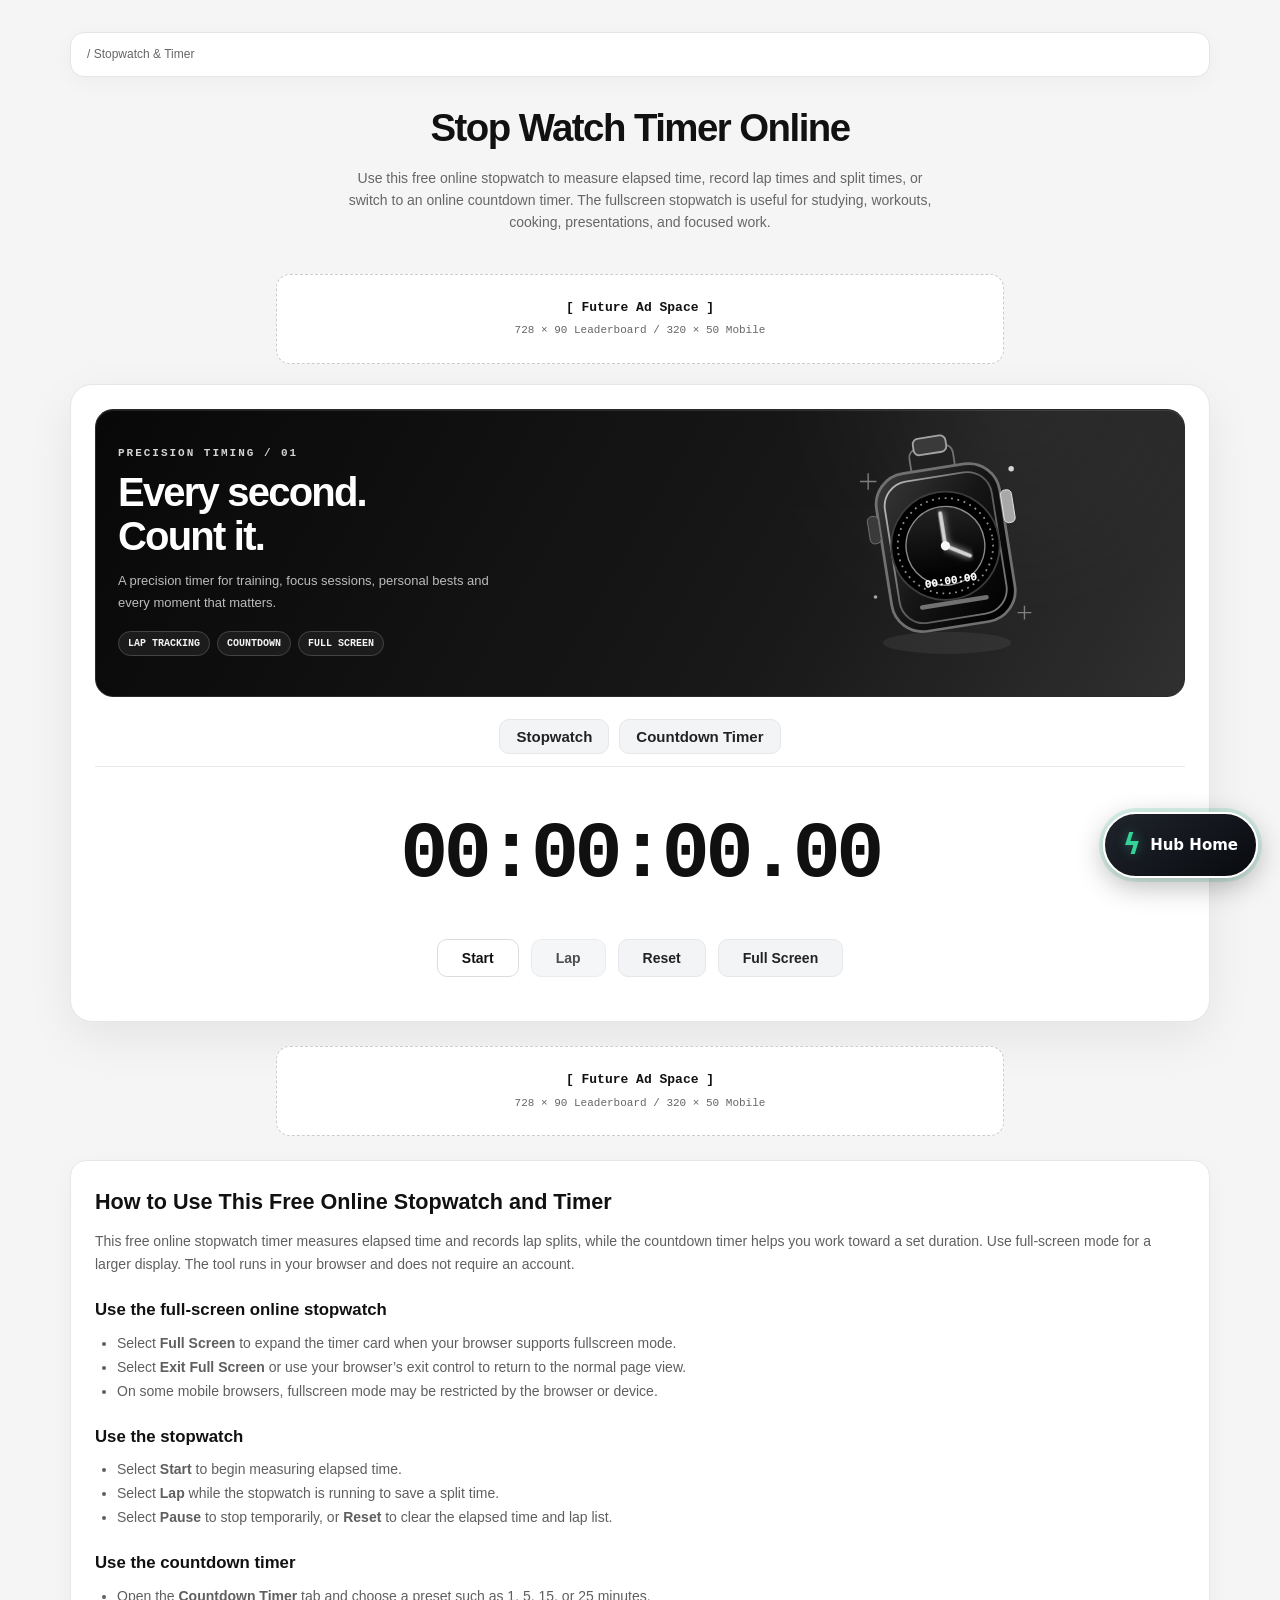
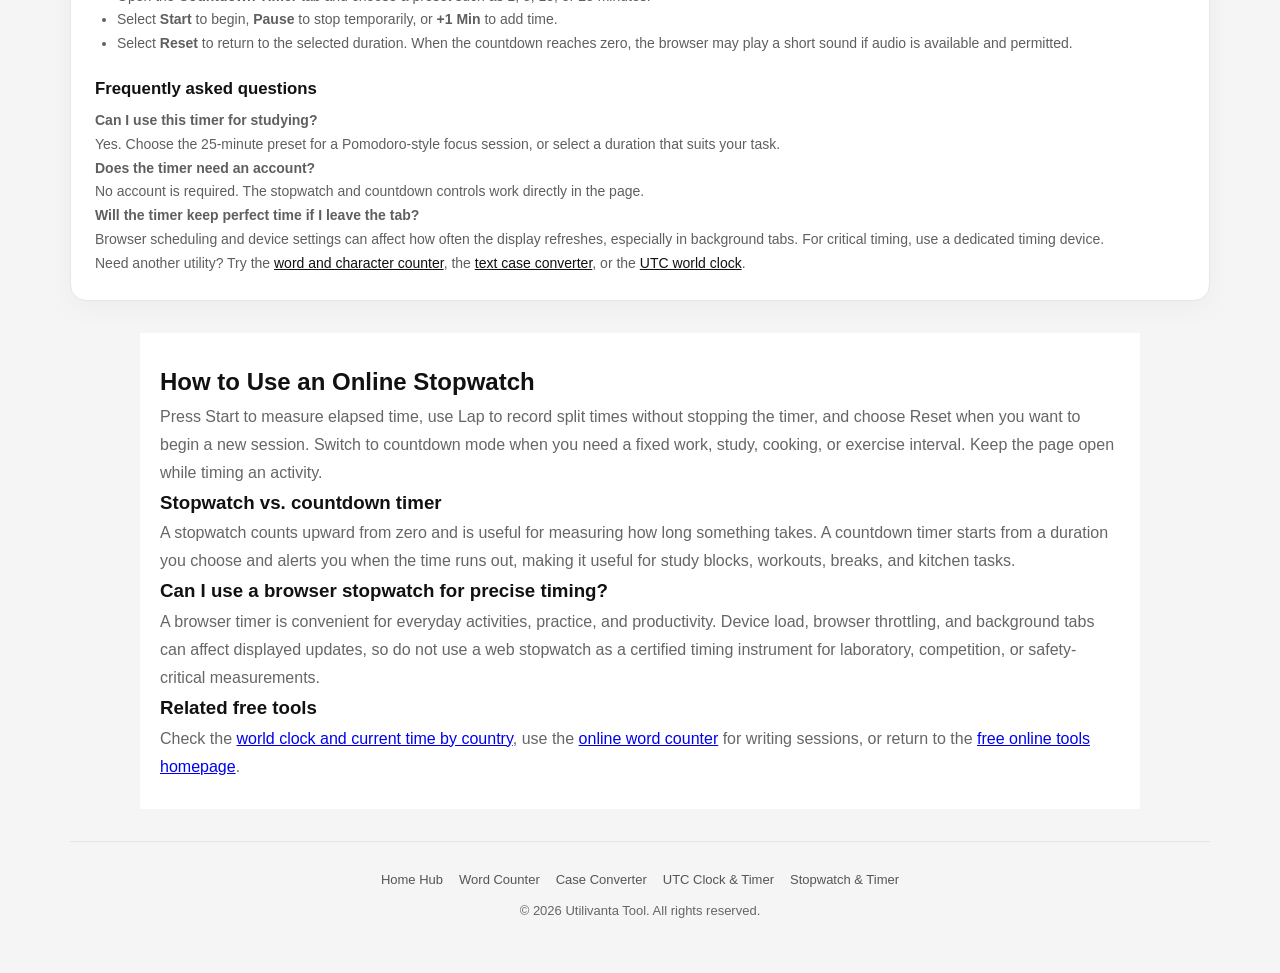
<file: stopwatch.html>
<!DOCTYPE html>
<html lang="en">
<head>
  <meta charset="UTF-8">
  <meta name="viewport" content="width=device-width, initial-scale=1.0">
  <meta name="robots" content="index,follow">
  <link rel="canonical" href="https://universal-respiratory.vercel.app/stopwatch.html">
  <meta property="og:url" content="https://universal-respiratory.vercel.app/stopwatch.html">
  <meta property="og:image" content="https://universal-respiratory.vercel.app/utilivanta-social-preview.svg">
  <meta property="og:image:alt" content="Utilivanta Tool free online word counter, text converter, world clock and stopwatch tools">
  <title>Online Stopwatch with Lap Timer and Countdown | Utilivanta Tool</title>
  <meta name="description" content="Use a free online stopwatch to track elapsed time and lap splits, or switch to countdown mode for study, workouts and daily tasks.">
  <meta property="og:type" content="website">
  <meta property="og:site_name" content="Utilivanta Tool">
  <meta property="og:title" content="Online Stopwatch with Lap Timer and Countdown | Utilivanta Tool">
  <meta property="og:description" content="Track elapsed time and lap splits, or use the countdown timer for study and workouts.">
  <meta name="twitter:card" content="summary">
  <meta name="twitter:title" content="Online Stopwatch with Lap Timer and Countdown | Utilivanta Tool">
  <meta name="twitter:description" content="Track elapsed time and lap splits, or use the countdown timer for study and workouts.">
  <script type="application/ld+json">
  {
    "@context": "https://schema.org",
    "@type": "WebApplication",
    "name": "Stop Watch Timer Online",
    "url": "https://universal-respiratory.vercel.app/stopwatch.html",
    "applicationCategory": "UtilitiesApplication",
    "operatingSystem": "All",
    "description": "Use this free online stopwatch timer to track time, record lap splits, and switch to a countdown timer for studying, workouts, and everyday tasks.",
    "offers": { "@type": "Offer", "price": "0", "priceCurrency": "USD" }
  }
  </script>


  <script type="application/ld+json">
  {
    "@context": "https://schema.org",
    "@type": "FAQPage",
    "mainEntity": [
      {"@type":"Question","name":"Can I use this online stopwatch for studying?","acceptedAnswer":{"@type":"Answer","text":"Yes. Choose the 25-minute preset for a Pomodoro-style focus session, or select a duration that suits your task."}},
      {"@type":"Question","name":"Does this online stopwatch require an account?","acceptedAnswer":{"@type":"Answer","text":"No account is required. The stopwatch and countdown timer work directly in the page."}},
      {"@type":"Question","name":"Will the timer keep perfect time if I leave the tab?","acceptedAnswer":{"@type":"Answer","text":"Browser scheduling and device settings can affect how often the display refreshes, especially in background tabs. For critical timing, use a dedicated timing device."}}
    ]
  }
  </script>

  <style>
    :root {
      --bg: #090d16;
      --card-bg: #111827;
      --card-border: #1f2937;
      --text: #f9fafb;
      --text-muted: #9ca3af;
      --primary: #10b981;
      --primary-strong: #047857;
      --primary-hover: #059669;
      --radius: 14px;
      --font-sans: -apple-system, BlinkMacSystemFont, "Segoe UI", Roboto, sans-serif;
      --font-mono: ui-monospace, SFMono-Regular, Menlo, Monaco, Consolas, monospace;
    }
    [data-theme="light"] {
      --bg: #f3f4f6;
      --card-bg: #ffffff;
      --card-border: #e5e7eb;
      --text: #111827;
      --text-muted: #6b7280;
      --primary: #047857;
      --primary-strong: #047857;
      --primary-hover: #065f46;
    }
    * { box-sizing: border-box; margin: 0; padding: 0; }
    body { font-family: var(--font-sans); background: var(--bg); color: var(--text); line-height: 1.6; min-height: 100vh; display: flex; flex-direction: column; padding: 0 16px 40px; }
    .container { width: 100%; max-width: 900px; margin: 0 auto; flex: 1; }
    @media (max-width: 768px) {
      body { padding: 0; margin: 0; width: 100%; }
      .container { width: 100% !important; margin: 0 !important; padding: 0 !important; }
      header { padding: 20px 16px 12px !important; }
      .ad-banner-container { border-radius: 0 !important; border-left: none !important; border-right: none !important; margin: 12px 0 !important; }
      .timer-card { border-radius: 0 !important; border-left: none !important; border-right: none !important; padding: 20px 16px !important; }
      footer { padding: 24px 16px !important; }
    }
    header { padding: 32px 0 20px; display: flex; flex-direction: column; align-items: center; text-align: center; }
    .nav-bar { width: 100%; display: flex; justify-content: space-between; align-items: center; margin-bottom: 20px; padding-bottom: 14px; border-bottom: 1px solid var(--card-border); }
    .nav-left { display: flex; align-items: center; gap: 14px; }
    .back-link { color: var(--primary); text-decoration: none; font-weight: 600; font-size: 13.5px; }
    .theme-toggle-btn { background: var(--card-bg); border: 1px solid var(--card-border); color: var(--text); padding: 6px 12px; border-radius: 8px; cursor: pointer; font-size: 13px; font-weight: 600; }
    h1 { font-size: clamp(1.6rem, 4vw, 2.4rem); font-weight: 800; margin-bottom: 8px; }
    .subtitle { color: var(--text-muted); font-size: 14px; max-width: 600px; }
    .ad-banner-container { width: 100%; max-width: 728px; min-height: 90px; height: 90px; margin: 20px auto; border: 2px dashed var(--card-border); border-radius: var(--radius); background: var(--card-bg); display: flex; flex-direction: column; justify-content: center; align-items: center; contain: layout size; }
    .ad-banner-label { font-family: var(--font-mono); font-size: 13px; font-weight: 700; color: var(--primary); margin-bottom: 4px; }
    .ad-banner-sub { font-size: 11px; color: var(--text-muted); font-family: var(--font-mono); }

    .timer-card { background: radial-gradient(ellipse at 82% 5%, rgba(14,165,233,.18), transparent 38%), linear-gradient(135deg,#080f20 0%,#0c172b 52%,#101827 100%); border: 1px solid rgba(77,163,255,.26); border-radius: 22px; padding: 24px; margin-bottom: 24px; text-align: center; box-shadow: 0 24px 70px rgba(0,0,0,.28), inset 0 1px 0 rgba(255,255,255,.06); overflow:hidden; position:relative; }
    .stopwatch-visual { position:relative; display:grid; grid-template-columns:minmax(0,1fr) minmax(150px,.72fr); align-items:center; gap:16px; text-align:left; padding:22px 22px 26px; margin:0 0 22px; border:1px solid rgba(96,165,250,.18); border-radius:17px; background:linear-gradient(110deg,rgba(8,15,32,.96),rgba(12,31,57,.76)); overflow:hidden; }
    .stopwatch-visual:before { content:""; position:absolute; width:260px; height:260px; border-radius:50%; right:4%; top:-150px; background:#0ea5e9; filter:blur(90px); opacity:.18; pointer-events:none; }
    .visual-eyebrow { color:#67e8f9; font:700 11px/1.4 var(--font-mono); letter-spacing:.18em; text-transform:uppercase; margin-bottom:10px; }
    .visual-title { font-size:clamp(1.5rem,4vw,2.5rem); line-height:1.08; letter-spacing:-.045em; font-weight:850; color:#f8fafc; max-width:440px; }
    .visual-copy { margin-top:12px; max-width:390px; color:#9fb2ca; font-size:13px; line-height:1.7; }
    .visual-chips { display:flex; flex-wrap:wrap; gap:7px; margin-top:17px; }
    .visual-chip { color:#cbdff7; border:1px solid rgba(125,180,255,.24); background:rgba(18,42,73,.72); padding:6px 9px; border-radius:999px; font:600 10px var(--font-mono); }
    .stopwatch-art { width:100%; max-width:220px; justify-self:center; filter:drop-shadow(0 12px 28px rgba(14,165,233,.18)); position:relative; z-index:1; }
    .timer-card .tabs { border-color:rgba(148,163,184,.18); }
    .timer-card .tab-btn { color:#9fb2ca; }
    .timer-card .tab-btn.active { background:linear-gradient(135deg,#0284c7,#2563eb); color:#fff; box-shadow:0 7px 22px rgba(37,99,235,.3); }
    .timer-card .display { color:#f8fafc; text-shadow:0 0 28px rgba(56,189,248,.16); font-variant-numeric:tabular-nums; letter-spacing:-.045em; }
    .timer-card button.btn-ctrl { background:rgba(15,29,49,.94); border-color:rgba(125,164,207,.25); color:#dbeafe; }
    .timer-card button.btn-primary { background:linear-gradient(135deg,#0284c7,#2563eb); border-color:#38bdf8; color:#fff; box-shadow:0 8px 22px rgba(37,99,235,.22); }
    .timer-card button.btn-ctrl:hover,.timer-card .preset-pill:hover { border-color:#38bdf8; color:#fff; }
    .timer-card .preset-pill { background:rgba(15,29,49,.94); border-color:rgba(125,164,207,.25); color:#b8cbe2; }
    .timer-card .laps-box { border-color:rgba(148,163,184,.2); color:#dbeafe; }
    @media(max-width:560px){ .timer-card{padding:14px!important;border-radius:16px!important}.stopwatch-visual{grid-template-columns:1fr;padding:20px 16px;gap:4px;text-align:center}.visual-title,.visual-copy{margin-left:auto;margin-right:auto}.visual-chips{justify-content:center}.stopwatch-art{max-width:150px;grid-row:1;margin-bottom:8px}.timer-card .display{font-size:clamp(2.1rem,10vw,3.6rem);white-space:nowrap}.timer-card .tabs{gap:4px}.timer-card .tab-btn{font-size:13px;padding:8px 10px} }

    .tabs { display: flex; justify-content: center; gap: 10px; margin-bottom: 24px; border-bottom: 1px solid var(--card-border); padding-bottom: 12px; }
    .tab-btn { background: transparent; border: none; color: var(--text-muted); font-size: 15px; font-weight: 700; padding: 8px 16px; cursor: pointer; border-radius: 8px; }
    .tab-btn.active { background: var(--primary-strong); color: #fff; }
    .display { font-family: var(--font-mono); font-size: clamp(3rem, 8vw, 5rem); font-weight: 800; color: var(--text); margin: 20px 0; }
    .controls { display: flex; justify-content: center; gap: 12px; flex-wrap: wrap; margin-bottom: 20px; }
    button.btn-ctrl { background: var(--bg); border: 1px solid var(--card-border); color: var(--text); font-size: 14px; font-weight: 700; padding: 10px 24px; border-radius: 10px; cursor: pointer; }
    button.btn-ctrl:hover { border-color: var(--primary); color: var(--primary); }
    button.btn-primary { background: var(--primary-strong); color: #fff; border-color: var(--primary-strong); }
    button.btn-primary:hover { background: var(--primary-hover); color: #fff; }
    .presets { display: flex; justify-content: center; gap: 8px; flex-wrap: wrap; margin-top: 16px; }
    .preset-pill { background: var(--bg); border: 1px solid var(--card-border); color: var(--text-muted); font-size: 12px; padding: 6px 12px; border-radius: 6px; cursor: pointer; }
    .preset-pill:hover { border-color: var(--primary); color: var(--text); }
    .laps-box { max-height: 200px; overflow-y: auto; margin-top: 20px; border-top: 1px solid var(--card-border); padding-top: 14px; font-family: var(--font-mono); font-size: 13px; text-align: left; }
    .guide-section { background: var(--card-bg); border: 1px solid var(--card-border); border-radius: var(--radius); padding: 24px; margin: 24px 0; }
    .guide-section h2 { font-size: 1.35rem; margin: 0 0 10px; }
    .guide-section h3 { font-size: 1.05rem; margin: 20px 0 6px; }
    .guide-section p, .guide-section li { color: var(--text-muted); font-size: 14px; line-height: 1.7; }
    .guide-section ul { padding-left: 22px; margin: 8px 0; }
    .guide-section a { color: var(--primary); text-decoration: underline; }

    .lap-item { display: flex; justify-content: space-between; padding: 6px 12px; border-radius: 6px; }
    .lap-item:nth-child(even) { background: var(--bg); }
    footer { text-align: center; padding: 28px 0 12px; font-size: 13px; color: var(--text-muted); border-top: 1px solid var(--card-border); margin-top: 24px; }
    .footer-links { display: flex; justify-content: center; gap: 16px; margin-bottom: 10px; flex-wrap: wrap; }
    .footer-links a { color: var(--text-muted); text-decoration: none; }
    .footer-links a:hover { color: var(--primary); }
  
    /* Make the Hub Home navigation clearly visible */
    a.secure-home-btn,a.back-link{font-size:clamp(17px,2.1vw,20px)!important;font-weight:900!important;letter-spacing:-.015em!important;padding:10px 14px!important;line-height:1.35!important}
    a.secure-home-btn span,a.back-link span{font-weight:900!important}
    @media(max-width:480px){a.secure-home-btn,a.back-link{font-size:18px!important;padding:10px 12px!important}}

/* Floating Bolt-style Hub Home shortcut */
#hub-home-float{position:fixed;right:22px;bottom:22px;z-index:9999;display:flex;align-items:center;justify-content:center;gap:9px;min-width:66px;height:66px;padding:0 18px;border:2px solid #fff;border-radius:999px;background:linear-gradient(145deg,#20242c,#080a0e);color:#fff;text-decoration:none;font:800 15px/1 system-ui,-apple-system,"Segoe UI",sans-serif;box-shadow:0 8px 28px rgba(0,0,0,.28),0 0 0 4px rgba(16,185,129,.15);transition:transform .2s ease,box-shadow .2s ease}
#hub-home-float .hub-bolt{font-size:28px;line-height:1;color:#34d399;text-shadow:0 0 12px rgba(52,211,153,.4)}
#hub-home-float .hub-home-label{white-space:nowrap}
#hub-home-float:hover{transform:translateY(-3px) scale(1.03);box-shadow:0 12px 32px rgba(0,0,0,.3),0 0 0 5px rgba(16,185,129,.22)}
#hub-home-float:focus-visible{outline:3px solid #34d399;outline-offset:4px}
@media(max-width:600px){#hub-home-float{right:14px;bottom:16px;min-width:60px;height:60px;padding:0 14px;gap:7px}#hub-home-float .hub-bolt{font-size:25px}#hub-home-float .hub-home-label{font-size:13px}}
@media(prefers-reduced-motion:reduce){#hub-home-float{transition:none}}

</style>
<style>

  /* Buttons stay white until clicked/active; black is reserved for the selected or pressed state. */
  .timer-card button.btn-ctrl,
  .timer-card .preset-pill,
  .timer-card .tab-btn { background:#fff!important; color:#222!important; border:1px solid #dcdcdc!important; box-shadow:none!important; }
  /* All controls, including primary Start buttons, are light by default. */
  .timer-card button.btn-ctrl.is-selected,
  .timer-card .preset-pill.is-selected,
  .timer-card .tab-btn.active,
  .timer-card .tab-btn.is-selected { background:#111!important; color:#fff!important; border-color:#111!important; }
  .timer-card button.btn-ctrl:active,
  .timer-card .preset-pill:active,
  .timer-card .tab-btn:active { background:#111!important; color:#fff!important; border-color:#111!important; }
  .timer-card button.btn-primary:not(.is-selected):not(:active) { background:#fff!important; color:#111!important; border-color:#dcdcdc!important; box-shadow:none!important; }
  .timer-card button.btn-ctrl:disabled { background:#fff!important; color:#999!important; border-color:#e2e2e2!important; opacity:.8; }
  /* Premium monochrome interface aligned with the Word Counter dashboard */
  :root{--bg:#f5f5f5;--card-bg:#fff;--card-border:#e5e5e5;--text:#111;--text-muted:#666;--primary:#111;--primary-strong:#111;--primary-hover:#333;--radius:16px}
  [data-theme="light"]{--bg:#f5f5f5;--card-bg:#fff;--card-border:#e5e5e5;--text:#111;--text-muted:#666;--primary:#111;--primary-strong:#111;--primary-hover:#333}
  body{background:#f5f5f5!important;color:#111!important;-webkit-font-smoothing:antialiased}
  .container{max-width:1140px!important}
  .nav-bar{background:#fff;border:1px solid #e7e7e7;border-radius:14px;padding:12px 16px;box-shadow:0 5px 22px rgba(0,0,0,.035)}
  .back-link{color:#111!important}
  h1{background:none!important;-webkit-text-fill-color:#111!important;color:#111!important;letter-spacing:-.04em}
  .subtitle{color:#666!important}
  .theme-toggle-btn{background:#fff!important;color:#111!important;border:1px solid #ddd!important;border-radius:10px}
  .ad-banner-container{background:#fff!important;border:1px dashed #ccc!important;border-radius:14px!important}
  .ad-banner-label{color:#111!important}
  .timer-card{background:#fff!important;border:1px solid #e6e6e6!important;border-radius:22px!important;padding:24px!important;box-shadow:0 16px 48px rgba(0,0,0,.07),inset 0 1px 0 #fff!important}
  .stopwatch-visual{background:linear-gradient(120deg,#080808 0%,#191919 65%,#303030 100%)!important;border:1px solid #292929!important;border-radius:18px!important;box-shadow:inset 0 1px 0 rgba(255,255,255,.1)}
  .stopwatch-visual:before{background:#fff!important;opacity:.07!important}
  .visual-eyebrow{color:#d4d4d4!important}
  .visual-title{color:#fff!important}
  .visual-copy{color:#bcbcbc!important}
  .visual-chip{background:#1c1c1c!important;color:#f5f5f5!important;border-color:#444!important}
  .stopwatch-art{filter:grayscale(1) contrast(1.08)!important}
  .timer-card .tabs{border-bottom:1px solid #e8e8e8!important}
  .timer-card .tab-btn{color:#666!important;border-radius:10px!important}
  .timer-card .tab-btn.active{background:#111!important;color:#fff!important;box-shadow:0 6px 15px rgba(0,0,0,.16)!important}
  .timer-card .display{color:#101010!important;text-shadow:none!important;letter-spacing:-.055em!important}
  .timer-card button.btn-ctrl{background:#fff!important;border:1px solid #dcdcdc!important;color:#111!important;border-radius:10px!important}
  .timer-card button.btn-primary{background:#111!important;color:#fff!important;border-color:#111!important;box-shadow:0 7px 16px rgba(0,0,0,.14)!important}
  .timer-card button.btn-ctrl:hover,.timer-card .preset-pill:hover{background:#f0f0f0!important;border-color:#111!important;color:#111!important}
  .timer-card .preset-pill{background:#fff!important;border:1px solid #ddd!important;color:#333!important;border-radius:9px!important}
  .timer-card .laps-box{border-color:#e5e5e5!important;color:#222!important}
  .lap-item:nth-child(even){background:#f5f5f5!important}
  .guide-section{background:#fff!important;border:1px solid #e6e6e6!important;border-radius:16px!important;box-shadow:0 8px 26px rgba(0,0,0,.035)}
  .guide-section h2,.guide-section h3{color:#111!important}
  .guide-section p,.guide-section li{color:#5f5f5f!important}
  .guide-section a,.footer-links a:hover{color:#111!important}
  footer{border-color:#e5e5e5!important;color:#666!important}
  .footer-links a{color:#555!important}
  @media(max-width:768px){.nav-bar{border-radius:0!important;border-left:0!important;border-right:0!important}.timer-card{border-radius:0!important}.stopwatch-visual{border-radius:14px!important}.guide-section{border-radius:0!important;border-left:0!important;border-right:0!important}}
  /* Reliable fullscreen fallback for mobile browsers that block the Fullscreen API */
  .timer-card.fallback-fullscreen{position:fixed!important;inset:0!important;z-index:99999!important;width:100vw!important;height:100dvh!important;max-width:none!important;margin:0!important;border-radius:0!important;overflow-y:auto!important;padding:18px!important;background:#fff!important}
  .timer-card.fallback-fullscreen .stopwatch-visual{max-width:900px;margin:0 auto 18px}
  .timer-card.fallback-fullscreen .display{font-size:clamp(2.4rem,10vw,5rem)!important}
  body.fullscreen-fallback{overflow:hidden!important}
  .timer-card.fallback-fullscreen #sw-fullscreen{position:sticky;bottom:8px}
</style>
  <link rel="icon" type="image/svg+xml" href="/omnitool-logo.svg">
  <meta name="theme-color" content="#111827">
  <meta name="referrer" content="strict-origin-when-cross-origin">
  <style>
    .skip-link{position:fixed;top:8px;left:8px;z-index:10000;padding:12px 16px;background:#111827;color:#fff;border:2px solid #fff;border-radius:8px;font:700 16px/1.3 Arial,sans-serif;transform:translateY(-160%);transition:transform .15s ease}
    .skip-link:focus{transform:translateY(0);outline:3px solid #fbbf24;outline-offset:2px}
    @media(prefers-reduced-motion:reduce){.skip-link{transition:none}}
  </style>
</head>
<body>
<a class="skip-link" href="#main-content">Skip to main content</a>
<a id="hub-home-float" href="/" aria-label="Go to Hub Home" title="Go to Hub Home"><span class="hub-bolt" aria-hidden="true">ϟ</span><span class="hub-home-label">Hub Home</span></a>

  <div class="container">
    <header>
      <div class="nav-bar">
        <div class="nav-left">
          <span style="color:var(--text-muted); font-size:12px;">/ Stopwatch & Timer</span>
        </div>
      </div>
      <h1>Stop Watch Timer Online</h1>
      <p class="subtitle">Use this free online stopwatch to measure elapsed time, record lap times and split times, or switch to an online countdown timer. The fullscreen stopwatch is useful for studying, workouts, cooking, presentations, and focused work.</p>
    </header>

    <main id="main-content">
    <aside class="ad-banner-container">
      <div class="ad-banner-label">[ Future Ad Space ]</div>
      <div class="ad-banner-sub">728 × 90 Leaderboard / 320 × 50 Mobile</div>
    </aside>

    <section class="timer-card">
      <div class="stopwatch-visual" aria-label="Futuristic digital stopwatch visual">
        <div>
          <div class="visual-eyebrow">Precision timing / 01</div>
          <div class="visual-title">Every second.<br>Count it.</div>
          <p class="visual-copy">A precision timer for training, focus sessions, personal bests and every moment that matters.</p>
          <div class="visual-chips"><span class="visual-chip">LAP TRACKING</span><span class="visual-chip">COUNTDOWN</span><span class="visual-chip">FULL SCREEN</span></div>
        </div>
        <svg class="stopwatch-art" viewBox="0 0 240 260" role="img" aria-label="Glowing blue digital sports stopwatch illustration">
          <defs><linearGradient id="watchBody" x1="0" y1="0" x2="1" y2="1"><stop stop-color="#334155"/><stop offset=".48" stop-color="#0f2038"/><stop offset="1" stop-color="#020617"/></linearGradient><linearGradient id="watchRing" x1="0" y1="0" x2="1" y2="1"><stop stop-color="#67e8f9"/><stop offset=".5" stop-color="#2563eb"/><stop offset="1" stop-color="#0ea5e9"/></linearGradient><linearGradient id="screen" x1="0" y1="0" x2="0" y2="1"><stop stop-color="#082f49"/><stop offset="1" stop-color="#020617"/></linearGradient><filter id="glow"><feGaussianBlur stdDeviation="4" result="b"/><feMerge><feMergeNode in="b"/><feMergeNode in="SourceGraphic"/></feMerge></filter></defs>
          <ellipse cx="120" cy="230" rx="70" ry="12" fill="#0284c7" opacity=".18"/>
          <g transform="rotate(-9 120 135)">
            <rect x="96" y="15" width="48" height="30" rx="9" fill="#1e293b" stroke="#64748b" stroke-width="2"/>
            <rect x="102" y="4" width="36" height="18" rx="6" fill="#334155" stroke="#94a3b8" stroke-width="2"/>
            <rect x="52" y="39" width="136" height="174" rx="34" fill="url(#watchBody)" stroke="#64748b" stroke-width="3"/>
            <rect x="61" y="48" width="118" height="156" rx="27" fill="none" stroke="url(#watchRing)" stroke-width="2" opacity=".9"/>
            <circle cx="120" cy="124" r="59" fill="#020617" stroke="#1e40af" stroke-width="2"/>
            <circle cx="120" cy="124" r="52" fill="none" stroke="#38bdf8" stroke-width="2" stroke-dasharray="2 5" opacity=".85"/>
            <circle cx="120" cy="124" r="43" fill="url(#screen)" stroke="#0ea5e9" stroke-width="1.5"/>
            <path d="M120 88 L120 124 L145 139" fill="none" stroke="#67e8f9" stroke-width="4" stroke-linecap="round" filter="url(#glow)"/>
            <circle cx="120" cy="124" r="5" fill="#e0f2fe"/>
            <text x="120" y="166" text-anchor="middle" font-family="monospace" font-size="12" font-weight="900" fill="#ffffff" stroke="#ffffff" stroke-width=".25" paint-order="stroke" style="font-weight:900">00:00:00</text>
            <rect x="82" y="184" width="76" height="5" rx="2.5" fill="#0ea5e9" opacity=".8"/>
            <rect x="188" y="74" width="12" height="36" rx="5" fill="#38bdf8" stroke="#bae6fd" stroke-width="1"/>
            <rect x="40" y="80" width="12" height="30" rx="5" fill="#334155" stroke="#64748b" stroke-width="1"/>
          </g>
          <circle cx="190" cy="40" r="3" fill="#67e8f9"/><circle cx="42" cy="180" r="2" fill="#38bdf8"/><path d="M25 54h18M34 45v18M197 197h15M204.5 189.5v15" stroke="#38bdf8" stroke-width="1.5" opacity=".7"/>
        </svg>
      </div>
      <div class="tabs">
        <button class="tab-btn active" id="tab-sw">Stopwatch</button>
        <button class="tab-btn" id="tab-cd">Countdown Timer</button>
      </div>

      <!-- Stopwatch Panel -->
      <div id="panel-sw">
        <div class="display" id="sw-display">00:00:00.00</div>
        <div class="controls">
          <button class="btn-ctrl btn-primary" id="sw-start">Start</button>
          <button class="btn-ctrl" id="sw-lap" disabled>Lap</button>
          <button class="btn-ctrl" id="sw-reset">Reset</button>
          <button class="btn-ctrl" id="sw-fullscreen" type="button">Full Screen</button>
        </div>
        <div class="laps-box" id="laps-list" style="display:none;"></div>
      </div>

      <!-- Countdown Panel -->
      <div id="panel-cd" style="display:none;">
        <div class="display" id="cd-display">05:00</div>
        <div class="controls">
          <button class="btn-ctrl btn-primary" id="cd-start">Start</button>
          <button class="btn-ctrl" id="cd-add">+1 Min</button>
          <button class="btn-ctrl" id="cd-reset">Reset</button>
        </div>
        <div class="presets">
          <button class="preset-pill" data-sec="60">1 Min</button>
          <button class="preset-pill" data-sec="300">5 Min</button>
          <button class="preset-pill" data-sec="900">15 Min</button>
          <button class="preset-pill" data-sec="1500">25m Pomodoro</button>
          <button class="preset-pill" data-sec="3600">1 Hour</button>
        </div>
      </div>
    </section>

    <aside class="ad-banner-container">
      <div class="ad-banner-label">[ Future Ad Space ]</div>
      <div class="ad-banner-sub">728 × 90 Leaderboard / 320 × 50 Mobile</div>
    </aside>

    <section class="guide-section" aria-labelledby="stopwatch-guide-title">
      <h2 id="stopwatch-guide-title">How to Use This Free Online Stopwatch and Timer</h2>
      <p>This free online stopwatch timer measures elapsed time and records lap splits, while the countdown timer helps you work toward a set duration. Use full-screen mode for a larger display. The tool runs in your browser and does not require an account.</p>
      <h3>Use the full-screen online stopwatch</h3>
      <ul>
        <li>Select <strong>Full Screen</strong> to expand the timer card when your browser supports fullscreen mode.</li>
        <li>Select <strong>Exit Full Screen</strong> or use your browser’s exit control to return to the normal page view.</li>
        <li>On some mobile browsers, fullscreen mode may be restricted by the browser or device.</li>
      </ul>
      <h3>Use the stopwatch</h3>
      <ul>
        <li>Select <strong>Start</strong> to begin measuring elapsed time.</li>
        <li>Select <strong>Lap</strong> while the stopwatch is running to save a split time.</li>
        <li>Select <strong>Pause</strong> to stop temporarily, or <strong>Reset</strong> to clear the elapsed time and lap list.</li>
      </ul>
      <h3>Use the countdown timer</h3>
      <ul>
        <li>Open the <strong>Countdown Timer</strong> tab and choose a preset such as 1, 5, 15, or 25 minutes.</li>
        <li>Select <strong>Start</strong> to begin, <strong>Pause</strong> to stop temporarily, or <strong>+1 Min</strong> to add time.</li>
        <li>Select <strong>Reset</strong> to return to the selected duration. When the countdown reaches zero, the browser may play a short sound if audio is available and permitted.</li>
      </ul>
      <h3>Frequently asked questions</h3>
      <p><strong>Can I use this timer for studying?</strong><br>Yes. Choose the 25-minute preset for a Pomodoro-style focus session, or select a duration that suits your task.</p>
      <p><strong>Does the timer need an account?</strong><br>No account is required. The stopwatch and countdown controls work directly in the page.</p>
      <p><strong>Will the timer keep perfect time if I leave the tab?</strong><br>Browser scheduling and device settings can affect how often the display refreshes, especially in background tabs. For critical timing, use a dedicated timing device.</p>
      <p>Need another utility? Try the <a href="word-counter.html">word and character counter</a>, the <a href="case-converter.html">text case converter</a>, or the <a href="universal-time.html">UTC world clock</a>.</p>
    </section>
    </main>

    
<section class="seo-section" aria-labelledby="stopwatch-guide" style="max-width:1000px;margin:32px auto;padding:28px 20px;line-height:1.75"><h2 id="stopwatch-guide">How to Use an Online Stopwatch</h2><p>Press Start to measure elapsed time, use Lap to record split times without stopping the timer, and choose Reset when you want to begin a new session. Switch to countdown mode when you need a fixed work, study, cooking, or exercise interval. Keep the page open while timing an activity.</p><h3>Stopwatch vs. countdown timer</h3><p>A stopwatch counts upward from zero and is useful for measuring how long something takes. A countdown timer starts from a duration you choose and alerts you when the time runs out, making it useful for study blocks, workouts, breaks, and kitchen tasks.</p><h3>Can I use a browser stopwatch for precise timing?</h3><p>A browser timer is convenient for everyday activities, practice, and productivity. Device load, browser throttling, and background tabs can affect displayed updates, so do not use a web stopwatch as a certified timing instrument for laboratory, competition, or safety-critical measurements.</p><h3>Related free tools</h3><p>Check the <a href="universal-time.html">world clock and current time by country</a>, use the <a href="word-counter.html">online word counter</a> for writing sessions, or return to the <a href="/">free online tools homepage</a>.</p></section>
<footer>
      <div class="footer-links">
        <a href="/">Home Hub</a>
        <a href="word-counter.html">Word Counter</a>
        <a href="case-converter.html">Case Converter</a>
        <a href="universal-time.html">UTC Clock & Timer</a>
        <a href="stopwatch.html">Stopwatch & Timer</a>
      </div>
      <p>© 2026 Utilivanta Tool. All rights reserved.</p>
    </footer>
  </div>

  <script>
    (function() {
      "use strict";
      // Stopwatch
      var swRunning = false, swStart = 0, swAccum = 0, swId = null, laps = [];
      var swDisp = document.getElementById("sw-display");
      var swStartBtn = document.getElementById("sw-start");
      var swLapBtn = document.getElementById("sw-lap");
      var swResetBtn = document.getElementById("sw-reset");
      var lapsList = document.getElementById("laps-list");

      function pad(n) { return n < 10 ? "0" + n : n; }
      function fmt(ms) {
        var s = Math.floor(ms / 1000);
        return pad(Math.floor(s / 3600)) + ":" + pad(Math.floor((s % 3600) / 60)) + ":" + pad(s % 60) + "." + pad(Math.floor((ms % 1000) / 10));
      }

      function swTick() {
        if (swRunning) {
          swDisp.textContent = fmt(swAccum + (performance.now() - swStart));
          swId = requestAnimationFrame(swTick);
        }
      }

      swStartBtn.addEventListener("click", function() {
        if (swRunning) {
          swAccum += performance.now() - swStart;
          swRunning = false;
          swStartBtn.textContent = "Resume";
          swLapBtn.disabled = true;
          cancelAnimationFrame(swId);
        } else {
          swStart = performance.now();
          swRunning = true;
          swStartBtn.textContent = "Pause";
          swLapBtn.disabled = false;
          swId = requestAnimationFrame(swTick);
        }
      });

      swLapBtn.addEventListener("click", function() {
        if (!swRunning) return;
        var cur = swAccum + (performance.now() - swStart);
        var prev = laps.length ? laps[0] : 0;
        laps.unshift(cur);
        lapsList.style.display = "block";
        var item = document.createElement("div");
        item.className = "lap-item";
        item.innerHTML = "<span>Lap " + laps.length + "</span><span>+" + fmt(cur - prev) + "</span><span>" + fmt(cur) + "</span>";
        lapsList.insertBefore(item, lapsList.firstChild);
      });

      var swFullscreenBtn = document.getElementById("sw-fullscreen");
      var timerCard = document.querySelector(".timer-card");
      function isTimerFullscreen() {
        return !!document.fullscreenElement || timerCard.classList.contains("fallback-fullscreen");
      }
      function exitTimerFullscreen() {
        if (document.fullscreenElement && document.exitFullscreen) {
          document.exitFullscreen().catch(function() {});
        }
        timerCard.classList.remove("fallback-fullscreen");
        document.body.classList.remove("fullscreen-fallback");
        swFullscreenBtn.textContent = "Full Screen";
      }
      swFullscreenBtn.addEventListener("click", function() {
        if (isTimerFullscreen()) {
          exitTimerFullscreen();
          return;
        }
        if (timerCard && timerCard.requestFullscreen) {
          try {
            var request = timerCard.requestFullscreen();
            if (request && typeof request.then === "function") {
              request.then(function() {
                swFullscreenBtn.textContent = "Exit Full Screen";
              }).catch(function() {
                timerCard.classList.add("fallback-fullscreen");
                document.body.classList.add("fullscreen-fallback");
                swFullscreenBtn.textContent = "Exit Full Screen";
              });
            } else {
              timerCard.classList.add("fallback-fullscreen");
              document.body.classList.add("fullscreen-fallback");
              swFullscreenBtn.textContent = "Exit Full Screen";
            }
          } catch (e) {
            timerCard.classList.add("fallback-fullscreen");
            document.body.classList.add("fullscreen-fallback");
            swFullscreenBtn.textContent = "Exit Full Screen";
          }
        } else {
          timerCard.classList.add("fallback-fullscreen");
          document.body.classList.add("fullscreen-fallback");
          swFullscreenBtn.textContent = "Exit Full Screen";
        }
      });
      document.addEventListener("fullscreenchange", function() {
        if (document.fullscreenElement) {
          swFullscreenBtn.textContent = "Exit Full Screen";
        } else if (!timerCard.classList.contains("fallback-fullscreen")) {
          swFullscreenBtn.textContent = "Full Screen";
        }
      });
      document.addEventListener("keydown", function(e) {
        if (e.key === "Escape" && timerCard.classList.contains("fallback-fullscreen")) {
          exitTimerFullscreen();
        }
      });

      swResetBtn.addEventListener("click", function() {
        swRunning = false;
        cancelAnimationFrame(swId);
        swAccum = 0;
        swDisp.textContent = "00:00:00.00";
        swStartBtn.textContent = "Start";
        swLapBtn.disabled = true;
        laps = [];
        lapsList.innerHTML = "";
        lapsList.style.display = "none";
      });

      // Countdown
      var cdSec = 300, cdRem = 300, cdInt = null, cdRun = false;
      var cdDisp = document.getElementById("cd-display");
      var cdStartBtn = document.getElementById("cd-start");

      function fmtCd(sec) { return pad(Math.floor(sec / 60)) + ":" + pad(sec % 60); }

      function chime() {
        try {
          var AC = window.AudioContext || window.webkitAudioContext;
          if (!AC) return;
          var ctx = new AC();
          var t = ctx.currentTime;
          [523.25, 659.25, 783.99, 1046.5].forEach(function(f, i) {
            var osc = ctx.createOscillator(), g = ctx.createGain();
            osc.frequency.setValueAtTime(f, t + i * 0.14);
            g.gain.setValueAtTime(0.01, t + i * 0.14);
            g.gain.exponentialRampToValueAtTime(0.3, t + i * 0.14 + 0.02);
            g.gain.exponentialRampToValueAtTime(0.001, t + i * 0.14 + 0.2);
            osc.connect(g); g.connect(ctx.destination);
            osc.start(t + i * 0.14); osc.stop(t + i * 0.14 + 0.22);
          });
        } catch(e) {}
      }

      function cdTick() {
        cdRem--;
        if (cdRem <= 0) {
          cdRem = 0; clearInterval(cdInt); cdRun = false;
          cdStartBtn.textContent = "Start"; cdDisp.textContent = "00:00";
          chime(); return;
        }
        cdDisp.textContent = fmtCd(cdRem);
      }

      cdStartBtn.addEventListener("click", function() {
        if (cdRun) {
          clearInterval(cdInt); cdRun = false; cdStartBtn.textContent = "Resume";
        } else {
          if (cdRem <= 0) cdRem = cdSec;
          cdRun = true; cdStartBtn.textContent = "Pause";
          cdInt = setInterval(cdTick, 1000);
        }
      });

      document.getElementById("cd-add").addEventListener("click", function() {
        cdRem += 60; cdDisp.textContent = fmtCd(cdRem);
      });

      document.getElementById("cd-reset").addEventListener("click", function() {
        clearInterval(cdInt); cdRun = false; cdRem = cdSec;
        cdDisp.textContent = fmtCd(cdRem); cdStartBtn.textContent = "Start";
      });

      document.querySelectorAll(".preset-pill").forEach(function(p) {
        p.addEventListener("click", function() {
          clearInterval(cdInt); cdRun = false;
          cdSec = parseInt(this.getAttribute("data-sec"), 10);
          cdRem = cdSec;
          cdDisp.textContent = fmtCd(cdRem);
          cdStartBtn.textContent = "Start";
        });
      });

      // Click feedback: the interacted button turns black; untouched buttons remain white.
      document.querySelectorAll(".timer-card button").forEach(function(button) {
        button.addEventListener("click", function() {
          if (button.disabled) return;
          var group = button.closest(".controls, .presets, .tabs");
          if (group) {
            group.querySelectorAll("button").forEach(function(other) {
              other.classList.remove("is-selected");
            });
          }
          button.classList.add("is-selected");
        });
      });

      // Tabs
      document.getElementById("tab-sw").addEventListener("click", function() {
        this.classList.add("active");
        document.getElementById("tab-cd").classList.remove("active");
        document.getElementById("panel-sw").style.display = "block";
        document.getElementById("panel-cd").style.display = "none";
      });
      document.getElementById("tab-cd").addEventListener("click", function() {
        this.classList.add("active");
        document.getElementById("tab-sw").classList.remove("active");
        document.getElementById("panel-cd").style.display = "block";
        document.getElementById("panel-sw").style.display = "none";
      });

      // Apply the saved site theme without displaying a theme toggle on this page.
      var theme = localStorage.getItem("omnitool_theme") || "light";
      document.documentElement.setAttribute("data-theme", theme);
    })();
  </script>

<style id="omnitool-cross-page-theme-contrast">
/* Shared theme contrast: keep every page readable when the global theme changes. */
html[data-theme="light"] body{background-color:var(--bg,#f3f4f6);color:var(--text,#111827)}
html[data-theme="dark"] body{background-color:var(--bg,#090d16);color:var(--text,#f9fafb)}
html[data-theme="light"] :is(.premium-sidebar,.premium-topbar,.editor-card,.chart-section,.social-counter-card,.seo-section,#focused-tools-workspace,.case-format-card,.format-card,.metric-box,.metric-card,.guide-section,.ad-banner-container,.sticky-secure-nav,.nav-bar,.theme-toggle-btn,.tool-panel,.panel-card,.result-card,.stats-card,.clock-card,.world-clock-card,.country-clock-card,.timezone-card){background-color:var(--card-bg,#fff);color:var(--text,#111827);border-color:var(--card-border,#e5e7eb)}
html[data-theme="dark"] :is(.premium-sidebar,.premium-topbar,.editor-card,.chart-section,.social-counter-card,.seo-section,#focused-tools-workspace,.case-format-card,.format-card,.metric-box,.metric-card,.guide-section,.ad-banner-container,.sticky-secure-nav,.nav-bar,.theme-toggle-btn,.tool-panel,.panel-card,.result-card,.stats-card,.clock-card,.world-clock-card,.country-clock-card,.timezone-card){background-color:var(--card-bg,#111827);color:var(--text,#f9fafb);border-color:var(--card-border,#374151)}
html[data-theme="light"] :is(h1,h2,h3,h4,h5,h6,.metric-num,.metric-value,.metric-number,.display,.utc-digital-clock,.clock-time,.clock-value,.subtitle,.guide-section p,.guide-section li,.premium-sidebar a,.premium-topbar a){color:var(--text,#111827)}
html[data-theme="dark"] :is(h1,h2,h3,h4,h5,h6,.metric-num,.metric-value,.metric-number,.display,.utc-digital-clock,.clock-time,.clock-value,.subtitle,.guide-section p,.guide-section li,.premium-sidebar a,.premium-topbar a){color:var(--text,#f9fafb)}
html[data-theme="light"] :is(p,li,label,small,.text-muted,.text-secondary,.metric-label,.ad-banner-sub,.footer-links a){color:var(--text-muted,#6b7280)}
html[data-theme="dark"] :is(p,li,label,small,.text-muted,.text-secondary,.metric-label,.ad-banner-sub,.footer-links a){color:var(--text-muted,#9ca3af)}
html[data-theme="light"] :is(textarea,input:not([type="checkbox"]):not([type="radio"]),select){background-color:#fff!important;color:#111827!important;border-color:#d1d5db!important}
html[data-theme="dark"] :is(textarea,input:not([type="checkbox"]):not([type="radio"]),select){background-color:#0b1220!important;color:#f9fafb!important;border-color:#46516a!important}
html[data-theme="dark"] textarea::placeholder,html[data-theme="dark"] input::placeholder{color:#aab4c5!important;opacity:1}
html[data-theme="light"] button:not(.tab-btn.active):not(.btn-primary):not(.btn-primary-cd):not(.btn-countdown):not(.is-active):not(.is-selected):not([aria-pressed="true"]){color:#111827}
html[data-theme="dark"] button:not(.tab-btn.active):not(.btn-primary):not(.btn-primary-cd):not(.btn-countdown):not(.is-active):not(.is-selected):not([aria-pressed="true"]){background-color:#202a3b!important;color:#f9fafb!important;border-color:#4b5870!important}
html[data-theme="dark"] button:hover{filter:brightness(1.16)}
html[data-theme="light"] button:hover{filter:brightness(.97)}
html[data-theme="dark"] :is(.theme-toggle-btn,.mobile-menu-toggle,.drawer-close-btn){background:#202a3b!important;color:#f9fafb!important;border-color:#4b5870!important}
html[data-theme="light"] :is(.theme-toggle-btn,.mobile-menu-toggle,.drawer-close-btn){background:#fff!important;color:#111827!important;border-color:#d1d5db!important}
html[data-theme="dark"] :is(.editor-card textarea,.premium-main input,.premium-main select){color:#f9fafb!important}
@media(prefers-reduced-motion:reduce){html{scroll-behavior:auto!important}}
</style>


<style id="utilivanta-single-click-button-style">
/* Consistent button feedback: controls start neutral; only the most recently clicked button is black. */
html body button:not(.click-black),
html body input[type="button"]:not(.click-black),
html body input[type="submit"]:not(.click-black),
html body input[type="reset"]:not(.click-black),
html body [role="button"]:not(.click-black) {
  background: #f3f4f6 !important;
  color: #222 !important;
  border-color: #e5e7eb !important;
  box-shadow: none !important;
}
html body button.click-black,
html body input[type="button"].click-black,
html body input[type="submit"].click-black,
html body input[type="reset"].click-black,
html body [role="button"].click-black {
  background: #000 !important;
  color: #fff !important;
  border-color: #000 !important;
  box-shadow: 0 3px 10px rgba(0,0,0,.12) !important;
}
html body button.click-black *,
html body [role="button"].click-black * { color: inherit !important; }
</style>
<script id="utilivanta-single-click-button-script">
(function () {
  if (document.documentElement.dataset.singleClickButtonStyle === 'ready') return;
  document.documentElement.dataset.singleClickButtonStyle = 'ready';
  var selector = 'button, input[type="button"], input[type="submit"], input[type="reset"], [role="button"]';
  document.addEventListener('click', function (event) {
    var button = event.target && event.target.closest ? event.target.closest(selector) : null;
    if (!button || button.disabled || button.getAttribute('aria-disabled') === 'true') return;
    document.querySelectorAll(selector + '.click-black').forEach(function (oldButton) {
      oldButton.classList.remove('click-black');
    });
    button.classList.add('click-black');
  }, true);
})();
</script>


<style id="utilivanta-stopwatch-final-button-override">
/* Stopwatch fix: legacy .active/.is-selected/primary styles must not keep old buttons black. */
html body button:not(.click-black):not(.click-black):not(.click-black),
html body input[type="button"]:not(.click-black):not(.click-black):not(.click-black),
html body input[type="submit"]:not(.click-black):not(.click-black):not(.click-black),
html body input[type="reset"]:not(.click-black):not(.click-black):not(.click-black),
html body [role="button"]:not(.click-black):not(.click-black):not(.click-black) {
  background: #f3f4f6 !important;
  color: #222 !important;
  border-color: #e5e7eb !important;
  box-shadow: none !important;
  filter: none !important;
}
html body button.click-black,
html body input[type="button"].click-black,
html body input[type="submit"].click-black,
html body input[type="reset"].click-black,
html body [role="button"].click-black {
  background: #000 !important;
  color: #fff !important;
  border-color: #000 !important;
  box-shadow: 0 3px 10px rgba(0,0,0,.12) !important;
  filter: none !important;
}
</style>

</body>
</html>
</file>
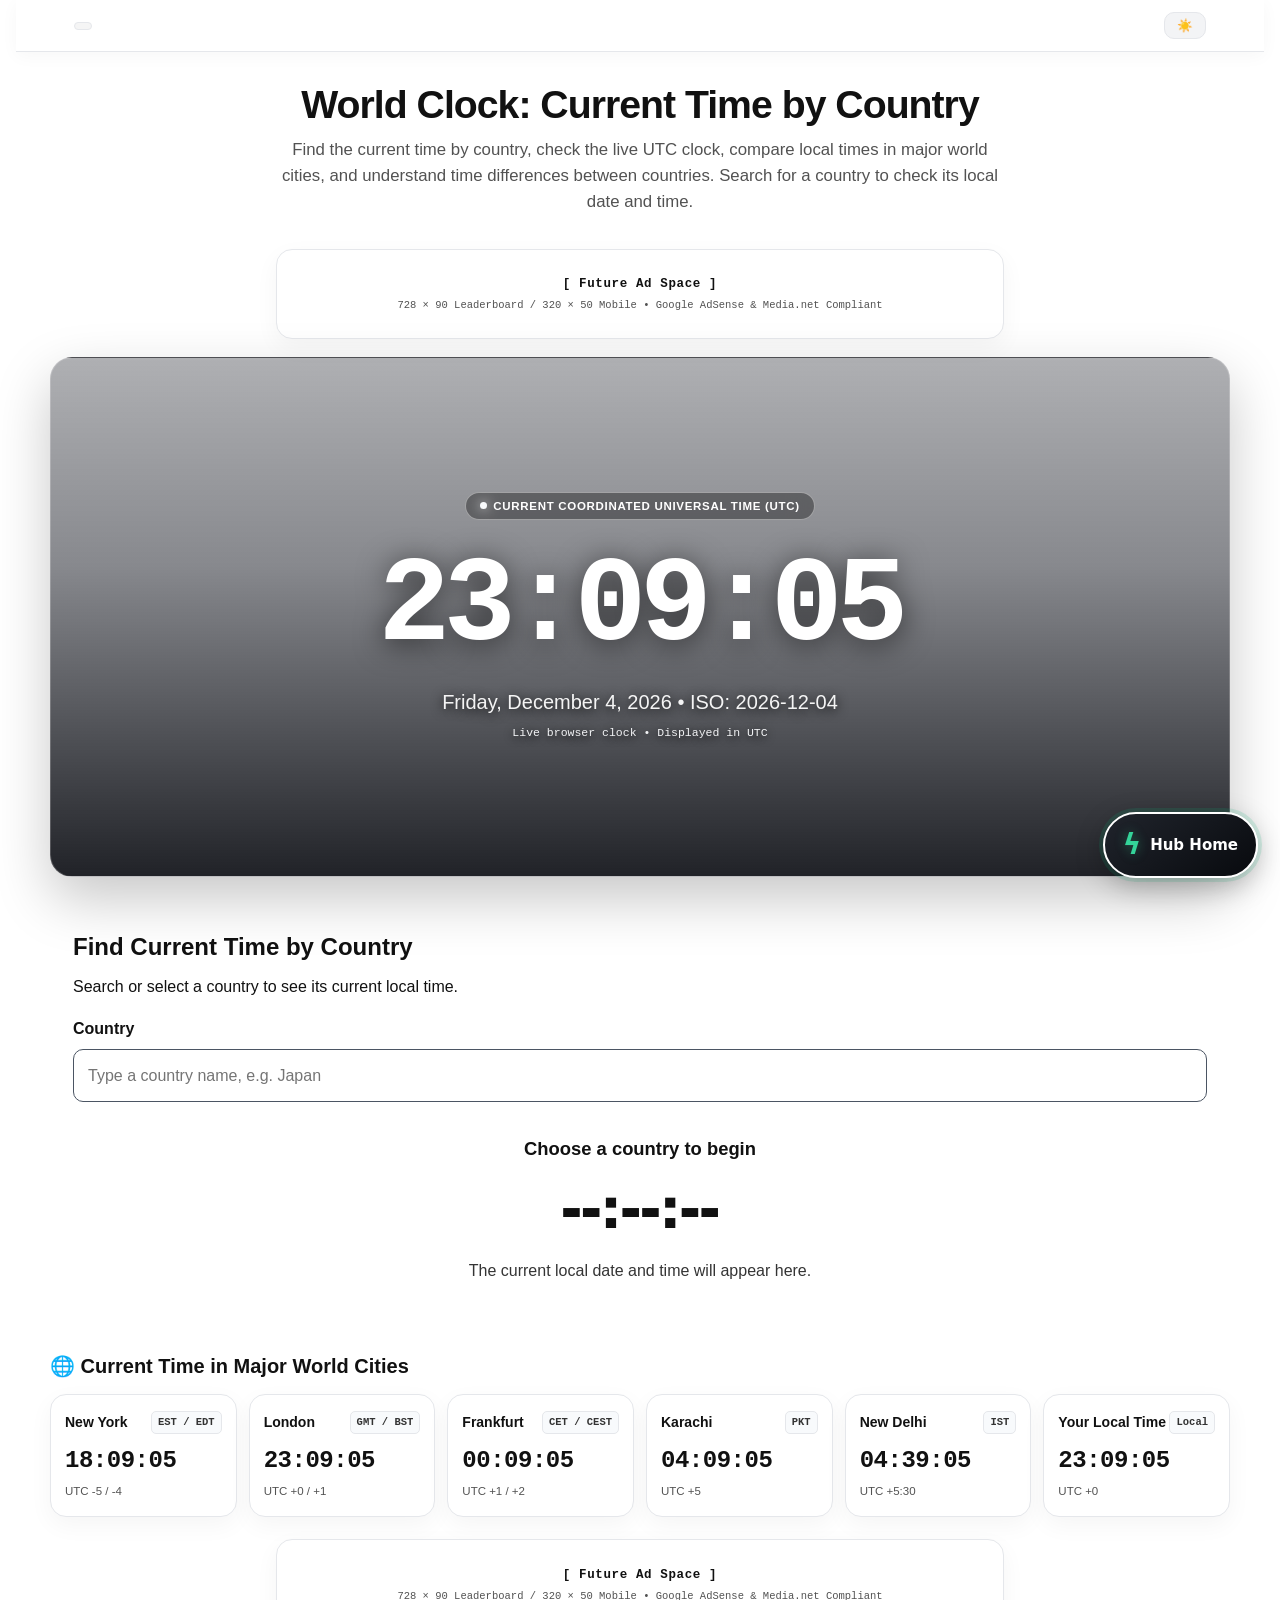
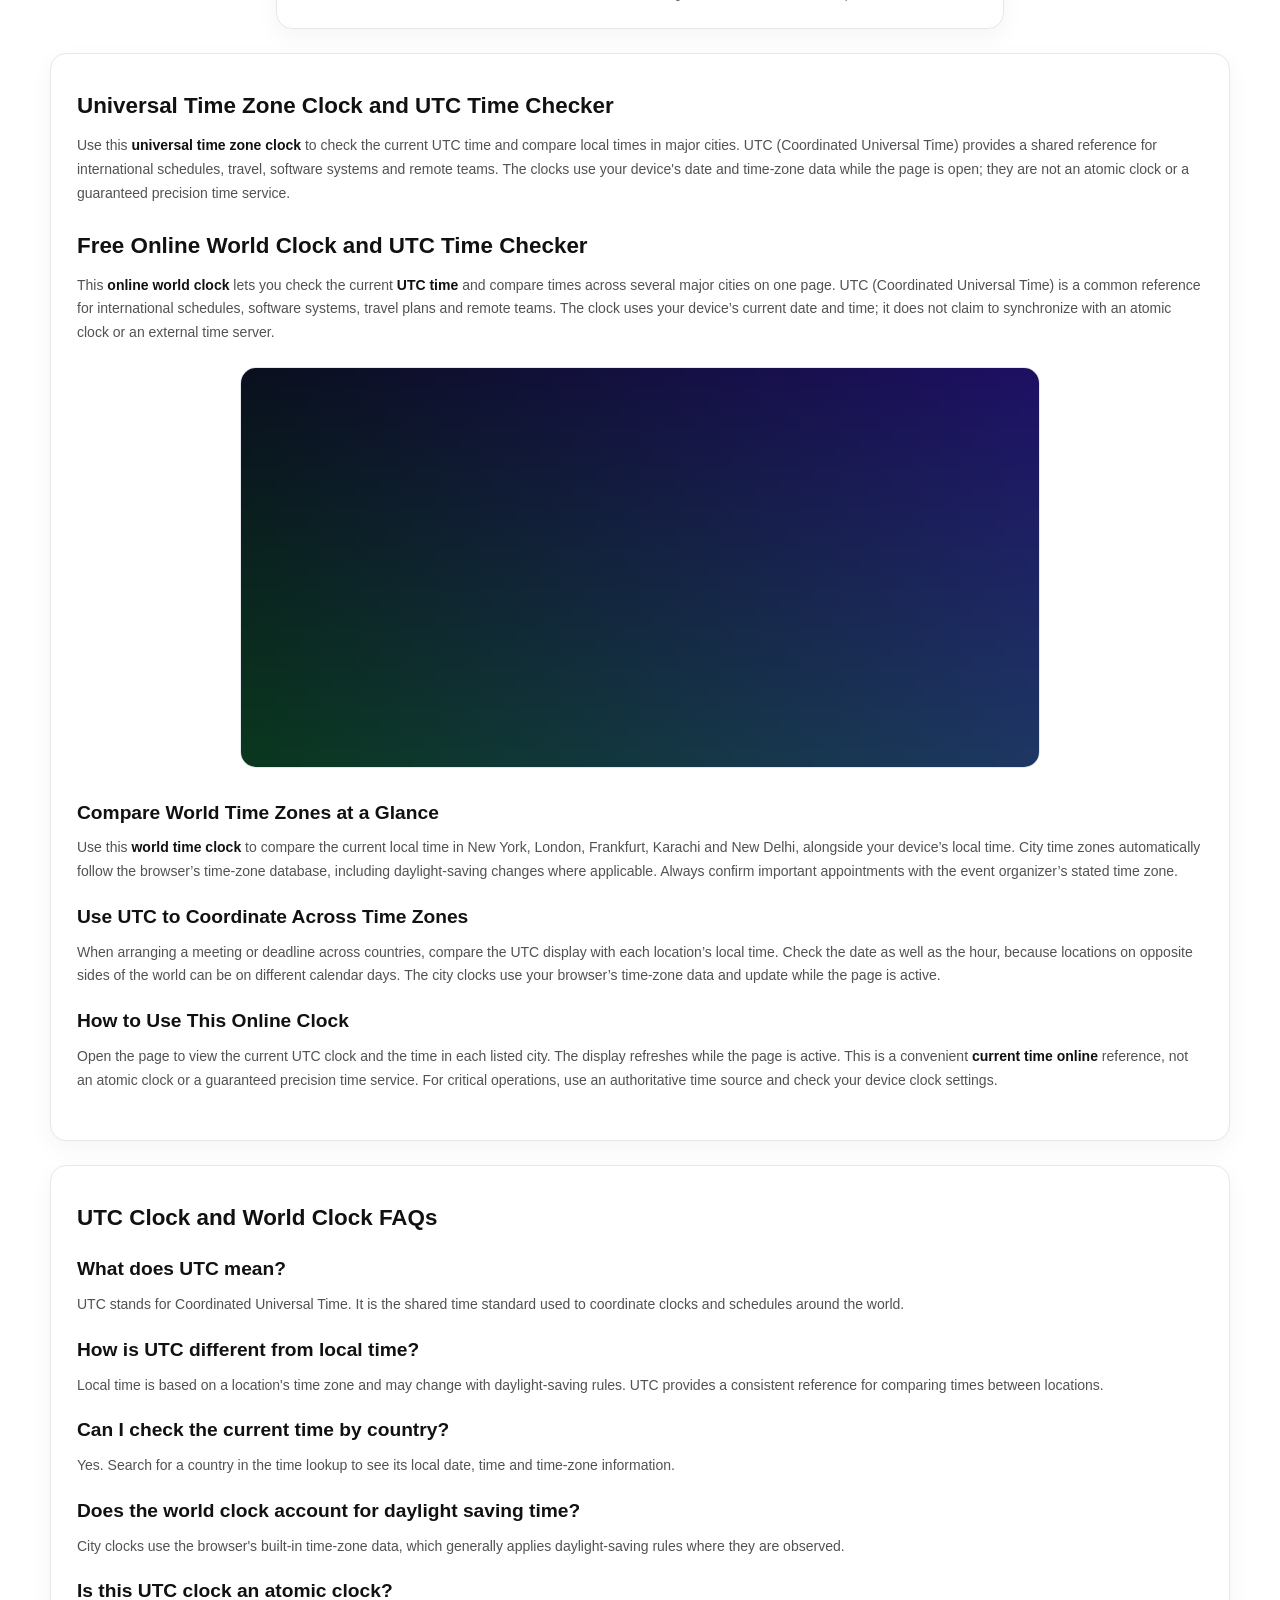
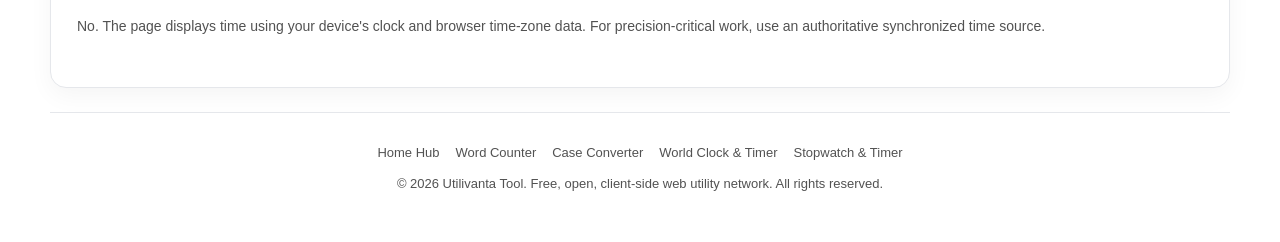
<file: universal-time.html>
<!DOCTYPE html>
<html lang="en">
<head>
  <meta charset="UTF-8">
  <meta name="viewport" content="width=device-width, initial-scale=1.0">
  <meta name="robots" content="index,follow">
  <link rel="canonical" href="https://universal-respiratory.vercel.app/universal-time.html">
  <meta property="og:url" content="https://universal-respiratory.vercel.app/universal-time.html">
  <meta property="og:image" content="https://universal-respiratory.vercel.app/utilivanta-social-preview.svg">
  <meta property="og:image:alt" content="Utilivanta Tool free online word counter, text converter, world clock and stopwatch tools">
  <meta http-equiv="Content-Security-Policy" content="default-src 'self'; script-src 'self' 'unsafe-inline'; style-src 'self' 'unsafe-inline'; img-src 'self' data: https://images.unsplash.com; media-src 'self' https://cdn.pixabay.com;">
  <title>World Clock & UTC Clock: Current Time | Utilivanta Tool</title>
  <meta name="description" content="Check the current UTC clock and local time by country, compare world time zones, and view live UTC time with this free online world clock.">

  <meta property="og:type" content="website">
  <meta property="og:site_name" content="Utilivanta Tool">
  <meta property="og:title" content="World Clock & UTC Clock: Current Time | Utilivanta Tool">
  <meta property="og:description" content="Find local time around the world and compare time zones with a free live world clock.">
  <meta name="twitter:card" content="summary_large_image">
  <meta name="twitter:title" content="World Clock & UTC Clock: Current Time | Utilivanta Tool">
  <meta name="twitter:description" content="Find local time around the world and compare time zones with a free live world clock.">
  <script type="application/ld+json">
  {
    "@context": "https://schema.org",
    "@type": "WebApplication",
    "name": "World Clock - Current Time by Country",
    "applicationCategory": "UtilitiesApplication",
    "operatingSystem": "All",
    "description": "A free world clock for finding current local time by country, viewing UTC and checking major world time zones.",
    "browserRequirements": "Requires JavaScript. Requires HTML5.",
    "offers": {
      "@type": "Offer",
      "price": "0",
      "priceCurrency": "USD"
    }
  }
  </script>

  <style>
    :root {
      --bg: #090d16;
      --card-bg: #111827;
      --card-border: #1f2937;
      --card-hover-border: #374151;
      --text: #f9fafb;
      --text-muted: #9ca3af;
      --primary: #6366f1;
      --primary-hover: #4f46e5;
      --primary-light: rgba(99, 102, 241, 0.12);
      --accent: #10b981;
      --accent-light: rgba(16, 185, 129, 0.12);
      --warning: #f59e0b;
      --radius: 14px;
      --font-sans: -apple-system, BlinkMacSystemFont, "Segoe UI", Roboto, "Helvetica Neue", Arial, sans-serif;
      --font-mono: ui-monospace, SFMono-Regular, Menlo, Monaco, Consolas, "Liberation Mono", "Courier New", monospace;
    }

    [data-theme="light"] {
      --bg: #f3f4f6;
      --card-bg: #ffffff;
      --card-border: #e5e7eb;
      --card-hover-border: #d1d5db;
      --text: #111827;
      --text-muted: #6b7280;
      --primary: #4f46e5;
      --primary-hover: #4338ca;
      --primary-light: #eef2ff;
      --accent: #059669;
      --accent-light: #d1fae5;
    }

    * {
      box-sizing: border-box;
      margin: 0;
      padding: 0;
    }

    body {
      font-family: var(--font-sans);
      background-color: var(--bg);
      color: var(--text);
      line-height: 1.6;
      min-height: 100vh;
      display: flex;
      flex-direction: column;
      -webkit-font-smoothing: antialiased;
      padding: 0 16px 40px;
    }

    .container {
      width: 100%;
      max-width: 1140px;
      margin: 0 auto;
      flex: 1;
    }

    /* CRITICAL: MOBILE EDGE-TO-EDGE FLUID INTERFACE (ZERO GAP DESIGN) */
    @media (max-width: 768px) {
      body {
        padding: 0 !important;
        margin: 0 !important;
        width: 100% !important;
        max-width: 100% !important;
        overflow-x: hidden;
      }
      .container {
        width: 100% !important;
        max-width: 100% !important;
        margin: 0 !important;
        padding: 0 !important;
      }
      .sticky-secure-nav {
        border-radius: 0 !important;
        padding: 12px 14px !important;
      }
      .page-header-content {
        padding: 18px 14px 10px !important;
      }
      .ad-banner-container {
        border-radius: 0 !important;
        border-left: none !important;
        border-right: none !important;
        margin: 8px 0 !important;
      }
      .utc-master-card {
        border-radius: 0 !important;
        border-left: none !important;
        border-right: none !important;
        padding: 26px 12px !important;
      }
      .utc-digital-clock {
        font-size: clamp(3.4rem, 16vw, 4.8rem) !important;
        letter-spacing: -0.04em !important;
      }
      .freelancer-matrix-grid {
        padding: 0 8px !important;
        gap: 8px !important;
      }
      .tz-card {
        border-radius: 10px !important;
        padding: 14px 12px !important;
      }
      .tz-card .tz-time {
        font-size: 26px !important;
      }
      .countdown-module {
        border-radius: 0 !important;
        border-left: none !important;
        border-right: none !important;
        padding: 24px 12px !important;
      }
      .countdown-timer-display {
        font-size: clamp(3.2rem, 14vw, 4.5rem) !important;
      }
      .seo-section {
        border-radius: 0 !important;
        border-left: none !important;
        border-right: none !important;
        padding: 24px 14px !important;
      }
      footer {
        padding: 24px 14px !important;
      }
    }

    /* Sticky Secure Header Navigation */
    .sticky-secure-nav {
      position: sticky;
      top: 0;
      z-index: 50;
      width: 100%;
      background: var(--card-bg);
      border-bottom: 1px solid var(--card-border);
      backdrop-filter: blur(12px);
      padding: 12px 0;
      margin-bottom: 18px;
    }

    .sticky-nav-inner {
      display: flex;
      justify-content: space-between;
      align-items: center;
      max-width: 1140px;
      margin: 0 auto;
      padding: 0 4px;
    }

    .secure-home-btn {
      color: var(--primary);
      text-decoration: none;
      font-weight: 700;
      font-size: 13.5px;
      display: inline-flex;
      align-items: center;
      gap: 6px;
      transition: color 0.15s ease;
    }

    .secure-home-btn:hover {
      color: var(--primary-hover);
    }

    .security-badge {
      display: inline-flex;
      align-items: center;
      gap: 5px;
      font-size: 11px;
      font-family: var(--font-mono);
      color: var(--accent);
      background: var(--accent-light);
      border: 1px solid rgba(16, 185, 129, 0.25);
      padding: 3px 8px;
      border-radius: 6px;
      font-weight: 600;
    }

    .theme-toggle-btn {
      background: var(--bg);
      border: 1px solid var(--card-border);
      color: var(--text);
      padding: 5px 12px;
      border-radius: 8px;
      cursor: pointer;
      font-size: 12.5px;
      font-weight: 600;
      display: inline-flex;
      align-items: center;
      gap: 5px;
    }

    .theme-toggle-btn * {
      pointer-events: none;
    }

    .theme-toggle-btn:hover {
      border-color: var(--primary);
    }

    /* Page Titles */
    .page-header-content {
      text-align: center;
      padding: 10px 0 16px;
    }

    h1 {
      font-size: clamp(1.65rem, 4vw, 2.45rem);
      font-weight: 800;
      letter-spacing: -0.025em;
      margin-bottom: 8px;
      line-height: 1.25;
      background: linear-gradient(135deg, var(--text) 30%, var(--primary) 100%);
      -webkit-background-clip: text;
      -webkit-text-fill-color: transparent;
    }

    .hero-subtitle {
      color: var(--text-muted);
      font-size: clamp(0.9rem, 2vw, 1.05rem);
      max-width: 720px;
      margin: 0 auto;
      line-height: 1.55;
    }

    /* Anti-CLS Ad Containers */
    .ad-banner-container {
      width: 100%;
      max-width: 728px;
      min-height: 90px;
      height: 90px;
      margin: 18px auto;
      border: 2px dashed var(--card-border);
      border-radius: var(--radius);
      background: var(--card-bg);
      display: flex;
      flex-direction: column;
      justify-content: center;
      align-items: center;
      text-align: center;
      contain: layout size;
      overflow: hidden;
      padding: 6px;
    }

    .ad-banner-label {
      font-family: var(--font-mono);
      font-size: 12.5px;
      font-weight: 700;
      color: var(--primary);
      margin-bottom: 3px;
      letter-spacing: 0.05em;
    }

    .ad-banner-sub {
      font-size: 10.5px;
      color: var(--text-muted);
      font-family: var(--font-mono);
    }

    /* Christmas countdown banner */
    .christmas-countdown {
      --xmas-red: #dc2626;
      --xmas-green: #166534;
      position: relative;
      overflow: hidden;
      margin: 14px 0 20px;
      padding: 24px 18px;
      text-align: center;
      border: 1px solid rgba(250, 204, 21, .45);
      border-radius: var(--radius);
      color: #fff;
      background: radial-gradient(ellipse at top, #1f7a43 0%, #14532d 45%, #10251b 100%);
      box-shadow: 0 10px 30px rgba(0,0,0,.18);
    }
    .christmas-countdown .xmas-kicker {
      display: inline-block;
      margin-bottom: 8px;
      padding: 4px 10px;
      border: 1px solid rgba(255,255,255,.35);
      border-radius: 999px;
      color: #fef08a;
      font-size: 11px;
      font-weight: 800;
      letter-spacing: .12em;
      text-transform: uppercase;
    }
    .christmas-countdown h2 {
      color: #fff;
      font-size: clamp(1.45rem, 4vw, 2.1rem);
      line-height: 1.2;
      margin: 0 0 7px;
    }
    .christmas-countdown .xmas-desc {
      color: #e5f5e9;
      font-size: 14px;
      margin-bottom: 18px;
    }
    .xmas-countdown-grid {
      display: grid;
      grid-template-columns: repeat(4, minmax(0, 1fr));
      gap: 9px;
      max-width: 620px;
      margin: 0 auto 14px;
    }
    .xmas-unit {
      padding: 12px 5px;
      border: 1px solid rgba(255,255,255,.22);
      border-radius: 10px;
      background: rgba(0,0,0,.2);
    }
    .xmas-unit strong {
      display: block;
      color: #fef08a;
      font: 800 clamp(1.5rem, 6vw, 2.5rem)/1.1 var(--font-mono);
      font-variant-numeric: tabular-nums;
    }
    .xmas-unit span {
      display: block;
      margin-top: 5px;
      color: #f0fdf4;
      font-size: 11px;
      font-weight: 700;
      letter-spacing: .06em;
      text-transform: uppercase;
    }
    .christmas-countdown .xmas-date {
      color: #fef3c7;
      font-size: 12px;
    }
    /* Bigger, bolder text while preserving the existing festive video */
    .christmas-countdown { padding: clamp(28px,4vw,46px) 18px !important; border: 2px solid rgba(250,204,21,.78) !important; box-shadow: 0 0 28px rgba(250,204,21,.2),0 16px 44px rgba(0,0,0,.32) !important; }
    .christmas-countdown .xmas-kicker { font-size: clamp(13px,1.5vw,16px) !important; font-weight: 900 !important; padding: 7px 15px !important; text-shadow: 0 2px 8px rgba(0,0,0,.65); }
    .christmas-countdown h2 { font-size: clamp(2rem,5.4vw,3.35rem) !important; font-weight: 950 !important; letter-spacing: -.035em !important; text-shadow: 0 3px 16px rgba(0,0,0,.75),0 0 22px rgba(250,204,21,.22); }
    .christmas-countdown .xmas-desc { font-size: clamp(15px,2vw,19px) !important; font-weight: 750 !important; text-shadow: 0 2px 8px rgba(0,0,0,.8); }
    .xmas-countdown-grid { max-width: 900px !important; gap: clamp(8px,1.6vw,16px) !important; }
    .xmas-unit { padding: clamp(15px,2.4vw,26px) 5px !important; border: 2px solid rgba(255,255,255,.48) !important; border-radius: 14px !important; background: rgba(3,12,9,.58) !important; box-shadow: inset 0 0 18px rgba(255,255,255,.06),0 8px 22px rgba(0,0,0,.22); backdrop-filter: blur(5px); }
    .xmas-unit strong { font-size: clamp(2.1rem,8vw,4.7rem) !important; font-weight: 950 !important; letter-spacing: -.055em !important; line-height: 1 !important; color: var(--xmas-number-color,#fff) !important; text-shadow: 0 3px 14px rgba(0,0,0,.75),0 0 20px rgba(250,204,21,.18); }
    .xmas-unit span { font-size: clamp(12px,1.65vw,16px) !important; font-weight: 900 !important; letter-spacing: .09em !important; text-shadow: 0 2px 7px rgba(0,0,0,.85); }
    .christmas-countdown .xmas-date { font-size: clamp(13px,1.7vw,16px) !important; font-weight: 800 !important; text-shadow: 0 2px 8px rgba(0,0,0,.85); }
    @media (max-width: 420px) {
      .christmas-countdown { padding: 20px 10px; border-radius: 0; }
      .xmas-countdown-grid { gap: 6px; }
      .xmas-unit { padding: 11px 2px; }
      .xmas-unit span { font-size: 10px; letter-spacing: 0; }
    }

    /* Master UTC Hero Card */
    .utc-master-card {
      background: var(--card-bg);
      border: 1px solid var(--card-border);
      border-radius: var(--radius);
      padding: 34px 20px;
      text-align: center;
      margin-bottom: 22px;
      box-shadow: 0 4px 24px rgba(0, 0, 0, 0.15);
      position: relative;
      overflow: hidden;
    }

    .atomic-status-pill {
      display: inline-flex;
      align-items: center;
      gap: 6px;
      background: var(--primary-light);
      color: var(--primary);
      border: 1px solid rgba(99, 102, 241, 0.25);
      padding: 4px 14px;
      border-radius: 9999px;
      font-size: 11.5px;
      font-weight: 700;
      text-transform: uppercase;
      letter-spacing: 0.06em;
      margin-bottom: 12px;
    }

    .live-pulse {
      width: 7px;
      height: 7px;
      border-radius: 50%;
      background-color: var(--accent);
      box-shadow: 0 0 8px var(--accent);
      animation: pulseAnim 1.6s infinite;
    }

    @keyframes pulseAnim {
      0% { transform: scale(0.9); opacity: 0.8; }
      50% { transform: scale(1.4); opacity: 1; }
      100% { transform: scale(0.9); opacity: 0.8; }
    }

    .utc-digital-clock {
      font-family: var(--font-mono);
      font-size: clamp(3.2rem, 9.5vw, 5.8rem);
      font-weight: 800;
      letter-spacing: -0.035em;
      color: var(--text);
      line-height: 1.05;
      margin-bottom: 6px;
      font-variant-numeric: tabular-nums;
    }

    .utc-calendar-date {
      font-size: clamp(0.95rem, 2.5vw, 1.25rem);
      color: var(--text-muted);
      font-weight: 500;
      margin-top: 4px;
    }

    .utc-precision-indicator {
      font-family: var(--font-mono);
      font-size: 11.5px;
      color: var(--accent);
      margin-top: 6px;
    }

    /* Worldwide Freelancer Grid */
    .section-headline {
      font-size: 1.25rem;
      font-weight: 700;
      color: var(--text);
      margin: 20px 0 12px;
      display: flex;
      align-items: center;
      gap: 8px;
    }

    .freelancer-matrix-grid {
      display: grid;
      grid-template-columns: repeat(auto-fit, minmax(170px, 1fr));
      gap: 12px;
      margin-bottom: 22px;
    }

    .tz-card {
      background: var(--card-bg);
      border: 1px solid var(--card-border);
      border-radius: var(--radius);
      padding: 16px 14px;
      display: flex;
      flex-direction: column;
      justify-content: space-between;
      transition: transform 0.15s ease, border-color 0.15s ease;
    }

    .tz-card:hover {
      transform: translateY(-2px);
      border-color: var(--card-hover-border);
    }

    .tz-header-row {
      display: flex;
      justify-content: space-between;
      align-items: center;
      margin-bottom: 8px;
    }

    .tz-city-name {
      font-weight: 700;
      font-size: 14px;
      color: var(--text);
    }

    .tz-zone-tag {
      font-size: 10.5px;
      font-family: var(--font-mono);
      font-weight: 700;
      padding: 2px 6px;
      border-radius: 5px;
      background: var(--bg);
      color: var(--text-muted);
      border: 1px solid var(--card-border);
    }

    .tz-time {
      font-family: var(--font-mono);
      font-size: 24px;
      font-weight: 800;
      color: var(--text);
      letter-spacing: -0.02em;
      margin-bottom: 2px;
      font-variant-numeric: tabular-nums;
    }

    .tz-utc-diff {
      font-size: 11.5px;
      color: var(--text-muted);
    }

    /* Countdown Focus Module */
    .countdown-module {
      background: var(--card-bg);
      border: 1px solid var(--card-border);
      border-radius: var(--radius);
      padding: 28px 20px;
      margin-bottom: 24px;
      text-align: center;
    }

    .countdown-module h2 {
      font-size: 1.3rem;
      font-weight: 700;
      color: var(--text);
      margin-bottom: 4px;
    }

    .countdown-module p.desc {
      font-size: 13px;
      color: var(--text-muted);
      margin-bottom: 14px;
    }

    .countdown-timer-display {
      font-family: var(--font-mono);
      font-size: clamp(3rem, 8vw, 4.8rem);
      font-weight: 800;
      color: var(--primary);
      letter-spacing: -0.02em;
      margin: 10px 0 16px;
      font-variant-numeric: tabular-nums;
    }

    .countdown-action-row {
      display: flex;
      justify-content: center;
      gap: 10px;
      flex-wrap: wrap;
      margin-bottom: 16px;
    }

    button.btn-countdown {
      background: var(--bg);
      border: 1px solid var(--card-border);
      color: var(--text);
      font-size: 13px;
      font-weight: 700;
      padding: 9px 20px;
      border-radius: 9px;
      cursor: pointer;
      transition: all 0.15s ease;
    }

    button.btn-countdown *,
    .preset-btn * {
      pointer-events: none;
    }

    button.btn-countdown:hover {
      border-color: var(--primary);
      color: var(--primary);
    }

    button.btn-primary-cd {
      background: var(--primary);
      border-color: var(--primary);
      color: #ffffff;
    }

    button.btn-primary-cd:hover {
      background: var(--primary-hover);
      border-color: var(--primary-hover);
      color: #ffffff;
    }

    .preset-pill-group {
      display: flex;
      justify-content: center;
      gap: 8px;
      flex-wrap: wrap;
    }

    .preset-btn {
      background: var(--bg);
      border: 1px solid var(--card-border);
      color: var(--text-muted);
      padding: 6px 14px;
      border-radius: 8px;
      font-size: 12.5px;
      font-weight: 600;
      cursor: pointer;
      transition: all 0.15s ease;
    }

    .preset-btn:hover {
      border-color: var(--primary);
      color: var(--text);
    }

    .preset-btn.active {
      border-color: var(--primary);
      background: var(--primary-light);
      color: var(--primary);
    }

    /* SEO Article Section */
    .seo-section {
      background: var(--card-bg);
      border: 1px solid var(--card-border);
      border-radius: var(--radius);
      padding: 34px 26px;
      margin-top: 24px;
    }

    .seo-section h2 {
      font-size: 1.4rem;
      font-weight: 700;
      color: var(--text);
      margin: 22px 0 10px;
    }

    .seo-section h3 {
      font-size: 1.2rem;
      font-weight: 700;
      color: var(--text);
      margin: 18px 0 8px;
    }

    .seo-section h2:first-child {
      margin-top: 0;
    }

    .seo-section p {
      font-size: 14px;
      color: var(--text-muted);
      line-height: 1.7;
      margin-bottom: 14px;
    }

    .seo-section p strong {
      color: var(--text);
    }

    .seo-section a {
      color: var(--primary);
      text-decoration: underline;
      font-weight: 600;
    }

    .seo-img-container {
      margin: 22px 0;
      text-align: center;
    }

    .seo-img-container img {
      max-width: 100%;
      height: auto;
      border-radius: var(--radius);
      border: 1px solid var(--card-border);
    }

    /* Toast Notification */
    .toast-alert {
      position: fixed;
      bottom: 24px;
      right: 24px;
      background: var(--primary);
      color: #ffffff;
      padding: 10px 18px;
      border-radius: 8px;
      font-size: 13px;
      font-weight: 600;
      opacity: 0;
      transform: translateY(50px);
      transition: all 0.25s ease;
      z-index: 99;
      pointer-events: none;
    }

    .toast-alert.show {
      opacity: 1;
      transform: translateY(0);
    }

    /* Footer */
    footer {
      text-align: center;
      padding: 30px 0 12px;
      font-size: 13px;
      color: var(--text-muted);
      border-top: 1px solid var(--card-border);
      margin-top: 24px;
    }

    .footer-nav-row {
      display: flex;
      justify-content: center;
      gap: 16px;
      margin-bottom: 10px;
      flex-wrap: wrap;
    }

    .footer-nav-row a {
      color: var(--text-muted);
      text-decoration: none;
    }

    .footer-nav-row a:hover {
      color: var(--primary);
    }
  
    /* Make the Hub Home navigation clearly visible */
    a.secure-home-btn,a.back-link{font-size:clamp(17px,2.1vw,20px)!important;font-weight:900!important;letter-spacing:-.015em!important;padding:10px 14px!important;line-height:1.35!important}
    a.secure-home-btn span,a.back-link span{font-weight:900!important}
    @media(max-width:480px){a.secure-home-btn,a.back-link{font-size:18px!important;padding:10px 12px!important}}

/* Floating Bolt-style Hub Home shortcut */
#hub-home-float{position:fixed;right:22px;bottom:22px;z-index:9999;display:flex;align-items:center;justify-content:center;gap:9px;min-width:66px;height:66px;padding:0 18px;border:2px solid #fff;border-radius:999px;background:linear-gradient(145deg,#20242c,#080a0e);color:#fff;text-decoration:none;font:800 15px/1 system-ui,-apple-system,"Segoe UI",sans-serif;box-shadow:0 8px 28px rgba(0,0,0,.28),0 0 0 4px rgba(16,185,129,.15);transition:transform .2s ease,box-shadow .2s ease}
#hub-home-float .hub-bolt{font-size:28px;line-height:1;color:#34d399;text-shadow:0 0 12px rgba(52,211,153,.4)}
#hub-home-float .hub-home-label{white-space:nowrap}
#hub-home-float:hover{transform:translateY(-3px) scale(1.03);box-shadow:0 12px 32px rgba(0,0,0,.3),0 0 0 5px rgba(16,185,129,.22)}
#hub-home-float:focus-visible{outline:3px solid #34d399;outline-offset:4px}
@media(max-width:600px){#hub-home-float{right:14px;bottom:16px;min-width:60px;height:60px;padding:0 14px;gap:7px}#hub-home-float .hub-bolt{font-size:25px}#hub-home-float .hub-home-label{font-size:13px}}
@media(prefers-reduced-motion:reduce){#hub-home-float{transition:none}}

</style>
<style>

  /* Word Counter-inspired clean black-and-white interface */
  :root {
    --bg:#ffffff!important; --card-bg:#ffffff!important; --card-border:#e5e7eb!important;
    --card-hover-border:#111827!important; --text:#111111!important; --text-muted:#525252!important;
    --primary:#111111!important; --primary-hover:#333333!important; --primary-light:#f3f4f6!important;
    --accent:#111111!important; --accent-light:#f3f4f6!important; --warning:#111111!important;
    --radius:16px!important;
  }
  [data-theme="light"] {
    --bg:#ffffff!important; --card-bg:#ffffff!important; --card-border:#e5e7eb!important;
    --card-hover-border:#111827!important; --text:#111111!important; --text-muted:#525252!important;
    --primary:#111111!important; --primary-hover:#333333!important; --primary-light:#f3f4f6!important;
    --accent:#111111!important; --accent-light:#f3f4f6!important;
  }
  html,body {background:#fff!important;color:#111!important}
  body {padding:0 16px 36px!important}
  .container {max-width:1180px!important}
  .sticky-secure-nav {background:#fff!important;border-bottom:1px solid #e5e7eb!important;box-shadow:0 4px 18px rgba(0,0,0,.035)}
  .security-badge {color:#111!important;background:#f5f5f5!important;border-color:#e5e7eb!important}
  h1 {background:none!important;-webkit-text-fill-color:#111!important;color:#111!important}
  .utc-master-card,.tz-card,.countdown-module,.seo-section,.ad-banner-container {
    background:#fff!important;border:1px solid #e5e7eb!important;box-shadow:0 8px 24px rgba(0,0,0,.045)!important;
  }
  .utc-master-card {border-radius:18px!important}
  .utc-digital-clock,.tz-time,.countdown-timer-display {color:#111!important}
  .atomic-status-pill {background:#f4f4f5!important;color:#111!important;border-color:#e5e7eb!important}
  .live-pulse {background:#111!important;box-shadow:0 0 7px rgba(0,0,0,.25)!important}
  .tz-card:hover {transform:translateY(-2px);border-color:#111!important}
  .tz-zone-tag {background:#f8fafc!important;color:#333!important;border-color:#e5e7eb!important}
  .christmas-countdown {
    color:#111!important;background:#fff!important;border:1px solid #d4d4d8!important;
    box-shadow:0 8px 24px rgba(0,0,0,.06)!important;border-radius:18px!important;
  }
  .christmas-countdown .xmas-kicker {color:#111!important;background:#f4f4f5!important;border-color:#d4d4d8!important}
  .christmas-countdown h2,.christmas-countdown .xmas-desc,.christmas-countdown .xmas-date {color:#333!important}
  .xmas-unit {background:#f8fafc!important;border:1px solid #e5e7eb!important;border-radius:12px!important}
  .xmas-unit strong {color:#111!important}
  .xmas-unit span {color:#525252!important}
  button,button.btn-countdown,button.btn-primary-cd,.preset-btn,.theme-toggle-btn {
    background:#f3f4f6!important;color:#222!important;border:1px solid #e5e7eb!important;
    border-radius:10px!important;box-shadow:none!important;transition:all .18s ease!important;
  }
  button:hover,button.btn-countdown:hover,.preset-btn:hover,.theme-toggle-btn:hover {
    background:#e5e7eb!important;color:#111!important;border-color:#111!important;
  }
  button.is-active,button.is-selected,button[aria-pressed="true"],button[aria-current="true"],.preset-btn.active {
    background:#000!important;color:#fff!important;border-color:#000!important;
  }
  button.btn-primary-cd {background:#111!important;color:#fff!important;border-color:#111!important}
  button.btn-primary-cd:hover {background:#333!important;color:#fff!important}
  .seo-section a,.secure-home-btn,.footer-nav-row a:hover {color:#111!important}
  footer {border-color:#e5e7eb!important}
  @media(max-width:768px) {
    body {padding:0 0 24px!important}
    .container {padding:0 12px!important}
    .sticky-secure-nav {padding:10px 12px!important}
    .utc-master-card,.countdown-module,.seo-section,.christmas-countdown {border-radius:14px!important;margin-left:0!important;margin-right:0!important}
    .freelancer-matrix-grid {padding:0!important}
  }

</style>

<style>
/* Cinematic dark luxury live-clock hero */
.utc-master-card{
  min-height:clamp(340px,48vw,520px)!important;
  display:flex!important;flex-direction:column!important;justify-content:center!important;align-items:center!important;
  padding:clamp(28px,6vw,72px) 20px!important;margin:18px 0 28px!important;
  border:1px solid rgba(255,255,255,.2)!important;border-radius:22px!important;
  color:#fff!important;
  background:
    linear-gradient(180deg,rgba(5,8,18,.32) 0%,rgba(5,8,18,.48) 40%,rgba(2,4,10,.88) 100%),
    url('https://images.unsplash.com/photo-1519608487953-e999c86e7455?auto=format&fit=crop&w=1800&q=85') center 48%/cover no-repeat!important;
  box-shadow:0 22px 55px rgba(0,0,0,.22)!important;
}
.utc-master-card .atomic-status-pill{
  background:rgba(0,0,0,.35)!important;color:#fff!important;
  border:1px solid rgba(255,255,255,.42)!important;backdrop-filter:blur(12px);
}
.utc-master-card .live-pulse{background:#f8fafc!important;box-shadow:0 0 12px rgba(255,255,255,.9)!important}
.utc-master-card .utc-digital-clock{
  color:#fff!important;text-shadow:0 4px 30px rgba(0,0,0,.65)!important;
  font-size:clamp(3.8rem,13vw,7.5rem)!important;letter-spacing:-.055em!important;
  line-height:1.05!important;margin:12px 0!important;
}
.utc-master-card .utc-calendar-date{color:rgba(255,255,255,.94)!important;text-shadow:0 2px 12px #000!important}
.utc-master-card .utc-precision-indicator{color:#f3f4f6!important;text-shadow:0 2px 8px #000!important}
@media(max-width:600px){
 .utc-master-card{min-height:360px!important;border-radius:0!important;margin:8px 0 22px!important;padding:28px 10px!important;background-position:center!important}
 .utc-master-card .utc-digital-clock{font-size:clamp(3.1rem,15vw,5.2rem)!important}
 .utc-master-card .atomic-status-pill{font-size:10px!important;padding:5px 10px!important}
}
</style>


<style>
/* Snowy Christmas Village countdown — responsive visual enhancement */
/* AI-generated Christmas video background with adaptive text contrast */
.christmas-countdown { position: relative; isolation: isolate; }
.christmas-countdown .xmas-video-bg {
  position: absolute; inset: 0; width: 100%; height: 100%;
  object-fit: cover; object-position: center 48%; z-index: -2;
  pointer-events: none; background: #10253b;
}
.christmas-countdown .xmas-video-shade {
  position: absolute; inset: 0; z-index: -1; pointer-events: none;
  background: linear-gradient(180deg, rgba(3,12,25,.25), rgba(3,12,25,.56) 48%, rgba(3,12,25,.82));
  transition: background-color .25s ease;
}
.christmas-countdown .xmas-unit strong {
  color: var(--xmas-number-color, #fff) !important;
  text-shadow: 0 2px 14px rgba(0,0,0,.55), 0 0 2px rgba(0,0,0,.75);
  transition: color .2s ease;
}
.christmas-countdown .xmas-unit {
  background: rgba(8,18,32,.38) !important;
  border-color: rgba(255,255,255,.4) !important;
}
@media (prefers-reduced-motion: reduce) {
  .christmas-countdown .xmas-video-bg { display:none; }
}

.christmas-countdown {
  isolation: isolate;
  min-height: 320px;
  padding: clamp(30px, 5vw, 58px) 18px 34px !important;
  border: 1px solid rgba(255,255,255,.55) !important;
  border-radius: 18px !important;
  background: #10253b !important;
  box-shadow: 0 18px 50px rgba(0,0,0,.28), inset 0 0 0 1px rgba(255,255,255,.08) !important;
}
.christmas-countdown::before,
.christmas-countdown::after {
  content: "";
  position: absolute;
  inset: -100% 0 0;
  pointer-events: none;
  z-index: -0;
  background-image:
    radial-gradient(3px 3px at 20px 30px, rgba(255,255,255,.95) 98%, transparent),
    radial-gradient(2px 2px at 80px 120px, rgba(255,255,255,.8) 98%, transparent),
    radial-gradient(2px 2px at 150px 70px, rgba(255,255,255,.85) 98%, transparent),
    radial-gradient(3px 3px at 210px 160px, rgba(255,255,255,.75) 98%, transparent);
  background-size: 260px 220px;
  animation: xmas-snow-fall 14s linear infinite;
  opacity: .72;
}
.christmas-countdown::after {
  background-size: 190px 170px;
  animation-duration: 21s;
  animation-direction: reverse;
  opacity: .42;
  transform: scale(1.2);
}
@keyframes xmas-snow-fall {
  from { transform: translateY(-10%); }
  to { transform: translateY(70%); }
}
.christmas-countdown > * { position: relative; z-index: 1; }
.christmas-countdown .xmas-kicker {
  color: #fff !important;
  background: rgba(8,28,47,.5);
  border-color: rgba(255,255,255,.55) !important;
  backdrop-filter: blur(5px);
}
.christmas-countdown .xmas-desc { color: #f1f7ff !important; }
.xmas-unit {
  background: rgba(9,24,41,.58) !important;
  border: 1px solid rgba(255,255,255,.48) !important;
  box-shadow: 0 8px 22px rgba(0,0,0,.18);
  backdrop-filter: blur(7px);
}
.xmas-unit strong {
  color: #fff !important;
  text-shadow: 0 2px 16px rgba(0,0,0,.45);
}
.xmas-unit span { color: #f1f7ff !important; }
.christmas-countdown .xmas-date { color: #fff !important; }
@media (max-width: 420px) {
  .christmas-countdown { min-height: 300px; background-position: center !important; }
}
@media (prefers-reduced-motion: reduce) {
  .christmas-countdown::before, .christmas-countdown::after { animation: none; }
}
</style>


  <style>
  /* Premium photographic Christmas background */
  .christmas-countdown {
    background-image: linear-gradient(180deg, rgba(3,10,24,.28), rgba(3,10,24,.62) 55%, rgba(3,10,24,.82)),
      url("https://images.unsplash.com/photo-1513297887119-d46091b24bfa?auto=format&fit=crop&w=1800&q=90") !important;
    background-size: cover !important;
    background-position: center 48% !important;
    background-repeat: no-repeat !important;
  }
  .christmas-countdown .xmas-video-bg { display: none !important; }
  .christmas-countdown .xmas-video-shade {
    background: linear-gradient(180deg, rgba(3,10,24,.2), rgba(3,10,24,.48) 48%, rgba(3,10,24,.78)) !important;
  }
  </style>


  <style>
  /* Clean countdown typography: white, extra-bold italic, no colored panels */
  .christmas-countdown {
    background: #000 !important;
    background-image: none !important;
    border: 0 !important;
    box-shadow: none !important;
    color: #fff !important;
  }
  .christmas-countdown .xmas-kicker,
  .christmas-countdown h2,
  .christmas-countdown .xmas-desc,
  .christmas-countdown .xmas-date,
  .christmas-countdown .xmas-unit strong,
  .christmas-countdown .xmas-unit span {
    color: #fff !important;
    font-style: italic !important;
    font-weight: 900 !important;
    text-shadow: 0 2px 8px rgba(0,0,0,.72) !important;
  }
  .christmas-countdown .xmas-kicker {
    background: #000 !important;
    border-color: transparent !important;
  }
  .christmas-countdown .xmas-unit {
    background: transparent !important;
    border: 0 !important;
    box-shadow: none !important;
  }
  .christmas-countdown .xmas-video-bg,
  .christmas-countdown .xmas-video-shade {
    display: none !important;
  }
  </style>


  <style>
    .country-time-lookup {
      margin: 18px 0 28px;
      padding: 22px;
      border-radius: 14px;
      background: var(--card-bg, #111827);
      border: 1px solid var(--border, rgba(255,255,255,.14));
      color: var(--text, #fff);
    }
    .country-time-lookup h2 { margin: 0 0 8px; font-weight: 900; }
    .country-time-lookup .desc { margin: 0 0 16px; }
    .country-time-lookup label { display:block; font-weight:800; margin-bottom:7px; }
    #country-time-search {
      width:100%; box-sizing:border-box; padding:13px 14px; border-radius:10px;
      border:1px solid var(--border, #4b5563); background:var(--bg, #030712);
      color:var(--text, #fff); font:inherit; outline-offset:3px;
    }
    .country-time-result { margin-top:16px; padding:16px 4px 2px; text-align:center; }
    #country-time-name { font-size:1.15rem; font-weight:900; }
    #country-time-clock { font-size:clamp(2rem,8vw,3.5rem); font-weight:950; font-variant-numeric:tabular-nums; letter-spacing:.02em; }
    #country-time-date, #country-time-zone { opacity:.85; margin-top:5px; }
    #country-time-error { color:#f87171; margin:8px 0 0; }
  </style>

<style>.seasonal-countdown-link{margin:0 0 14px}.seasonal-countdown-link a{color:#fff;font-weight:800;text-decoration:underline;text-underline-offset:3px}</style>
  <link rel="icon" type="image/svg+xml" href="/omnitool-logo.svg">
  <meta name="theme-color" content="#111827">
  <meta name="referrer" content="strict-origin-when-cross-origin">
  <style>
    .skip-link{position:fixed;top:8px;left:8px;z-index:10000;padding:12px 16px;background:#111827;color:#fff;border:2px solid #fff;border-radius:8px;font:700 16px/1.3 Arial,sans-serif;transform:translateY(-160%);transition:transform .15s ease}
    .skip-link:focus{transform:translateY(0);outline:3px solid #fbbf24;outline-offset:2px}
    @media(prefers-reduced-motion:reduce){.skip-link{transition:none}}
  </style>
</head>
<body>
<a class="skip-link" href="#main-content">Skip to main content</a>
<a id="hub-home-float" href="/" aria-label="Go to Hub Home" title="Go to Hub Home"><span class="hub-bolt" aria-hidden="true">ϟ</span><span class="hub-home-label">Hub Home</span></a>

  <!-- Top Sticky Secure Navigation -->
  <aside class="sticky-secure-nav">
    <div class="sticky-nav-inner">
      <div class="security-badge">
        
      </div>
      <button class="theme-toggle-btn" id="theme-toggle" aria-label="Toggle theme" title="Toggle theme">
        <span id="theme-icon">☀️</span>
        
      </button>
    </div>
  </aside>

  <div class="container">
    <header class="page-header-content">
      <!-- Exactly one semantic H1 -->
      <h1>World Clock: Current Time by Country</h1>
      <p class="hero-subtitle">
        Find the current time by country, check the live UTC clock, compare local times in major world cities, and understand time differences between countries. Search for a country to check its local date and time.
      </p>
    </header>

    <!-- Top Ad Placeholder (Anti-CLS, 728x90) -->
    <aside class="ad-banner-container" aria-label="Top Advertisement">
      <div class="ad-banner-label">[ Future Ad Space ]</div>
      <div class="ad-banner-sub">728 × 90 Leaderboard / 320 × 50 Mobile • Google AdSense & Media.net Compliant</div>
    </aside>

    <main id="main-content">
      <!-- Top Display: Master UTC Digital Clock Card -->
      <section class="utc-master-card" aria-label="Atomic Universal Coordinated Time Master Clock">
        <div class="atomic-status-pill">
          <span class="live-pulse"></span>
          <span>Current Coordinated Universal Time (UTC)</span>
        </div>
        <div class="utc-digital-clock" id="master-utc-clock">00:00:00</div>
        <div class="utc-calendar-date" id="master-utc-date">Synchronizing atomic reference...</div>
        <div class="utc-precision-indicator" id="master-utc-ms">Live browser clock • Displayed in UTC</div>
      </section>


      <!-- Searchable country time lookup -->
      <section class="country-time-lookup" aria-labelledby="country-time-title">
        <h2 id="country-time-title">Find Current Time by Country</h2>
        <p class="desc">Search or select a country to see its current local time.</p>
        <label for="country-time-search">Country</label>
        <input id="country-time-search" type="search" list="country-time-options" placeholder="Type a country name, e.g. Japan" autocomplete="off">
        <datalist id="country-time-options"></datalist>
        <div class="country-time-result" aria-live="polite">
          <div id="country-time-name">Choose a country to begin</div>
          <div id="country-time-clock">--:--:--</div>
          <div id="country-time-date">The current local date and time will appear here.</div>
          <div id="country-time-zone"></div>
        </div>
        <p id="country-time-error" role="status"></p>
      </section>

      <!-- Worldwide Freelancer Grid -->
      <section aria-label="Global Business Time Zones Matrix">
        <div class="section-headline">
          <span>🌐 Current Time in Major World Cities</span>
        </div>

        <div class="freelancer-matrix-grid">
          <!-- New York (EST) -->
          <article class="tz-card">
            <div class="tz-header-row">
              <span class="tz-city-name">New York</span>
              <span class="tz-zone-tag">EST / EDT</span>
            </div>
            <div class="tz-time" id="tz-ny">--:--:--</div>
            <div class="tz-utc-diff">UTC -5 / -4</div>
          </article>

          <!-- London (GMT) -->
          <article class="tz-card">
            <div class="tz-header-row">
              <span class="tz-city-name">London</span>
              <span class="tz-zone-tag">GMT / BST</span>
            </div>
            <div class="tz-time" id="tz-london">--:--:--</div>
            <div class="tz-utc-diff">UTC +0 / +1</div>
          </article>

          <!-- Frankfurt (CET) -->
          <article class="tz-card">
            <div class="tz-header-row">
              <span class="tz-city-name">Frankfurt</span>
              <span class="tz-zone-tag">CET / CEST</span>
            </div>
            <div class="tz-time" id="tz-frankfurt">--:--:--</div>
            <div class="tz-utc-diff">UTC +1 / +2</div>
          </article>

          <!-- Karachi (PKT) -->
          <article class="tz-card">
            <div class="tz-header-row">
              <span class="tz-city-name">Karachi</span>
              <span class="tz-zone-tag">PKT</span>
            </div>
            <div class="tz-time" id="tz-karachi">--:--:--</div>
            <div class="tz-utc-diff">UTC +5</div>
          </article>

          <!-- New Delhi (IST) -->
          <article class="tz-card">
            <div class="tz-header-row">
              <span class="tz-city-name">New Delhi</span>
              <span class="tz-zone-tag">IST</span>
            </div>
            <div class="tz-time" id="tz-delhi">--:--:--</div>
            <div class="tz-utc-diff">UTC +5:30</div>
          </article>

          <!-- User Device Local Time -->
          <article class="tz-card" style="border-color:var(--primary);">
            <div class="tz-header-row">
              <span class="tz-city-name">Your Local Time</span>
              <span class="tz-zone-tag" style="color:var(--primary);">Local</span>
            </div>
            <div class="tz-time" id="tz-local" style="color:var(--primary);">--:--:--</div>
            <div class="tz-utc-diff" id="tz-local-offset">Local Timezone</div>
          </article>
        </div>
      </section>

      <!-- Focus countdown module removed; this page is dedicated to world time. -->

      <!-- Bottom Ad Placeholder (Anti-CLS, 728x90) -->
      <aside class="ad-banner-container" aria-label="Bottom Advertisement">
        <div class="ad-banner-label">[ Future Ad Space ]</div>
        <div class="ad-banner-sub">728 × 90 Leaderboard / 320 × 50 Mobile • Google AdSense & Media.net Compliant</div>
      </aside>

      <!-- Powerful Elite On-Page SEO Section (350+ Words with Target Keywords, Image, and Outbound Equity) -->
      <section class="seo-section" aria-label="Guide to UTC time and world time zones">
        <h2>Universal Time Zone Clock and UTC Time Checker</h2>
        <p>Use this <strong>universal time zone clock</strong> to check the current UTC time and compare local times in major cities. UTC (Coordinated Universal Time) provides a shared reference for international schedules, travel, software systems and remote teams. The clocks use your device's date and time-zone data while the page is open; they are not an atomic clock or a guaranteed precision time service.</p>
        <h2>Free Online World Clock and UTC Time Checker</h2>
        <p>
          This <strong>online world clock</strong> lets you check the current <strong>UTC time</strong> and compare times across several major cities on one page. UTC (Coordinated Universal Time) is a common reference for international schedules, software systems, travel plans and remote teams. The clock uses your device’s current date and time; it does not claim to synchronize with an atomic clock or an external time server.
        </p>

        <div class="seo-img-container">
          <img
            src="universal-clock-dashboard.png"
            alt="World clock dashboard showing UTC and global time zones"
            loading="lazy"
            width="800"
            height="400"
          >
        </div>

        <h3>Compare World Time Zones at a Glance</h3>
        <p>
          Use this <strong>world time clock</strong> to compare the current local time in New York, London, Frankfurt, Karachi and New Delhi, alongside your device’s local time. City time zones automatically follow the browser’s time-zone database, including daylight-saving changes where applicable. Always confirm important appointments with the event organizer’s stated time zone.
        </p>

        <h3>Use UTC to Coordinate Across Time Zones</h3>
        <p>
          When arranging a meeting or deadline across countries, compare the UTC display with each location’s local time. Check the date as well as the hour, because locations on opposite sides of the world can be on different calendar days. The city clocks use your browser’s time-zone data and update while the page is active.
        </p>

        <h3>How to Use This Online Clock</h3>
        <p>
          Open the page to view the current UTC clock and the time in each listed city. The display refreshes while the page is active. This is a convenient <strong>current time online</strong> reference, not an atomic clock or a guaranteed precision time service. For critical operations, use an authoritative time source and check your device clock settings.
        </p>
      </section>
    </main>

    <!-- Footer -->

    <section class="seo-section" aria-labelledby="utc-faq-title">
      <h2 id="utc-faq-title">UTC Clock and World Clock FAQs</h2>
      <h3>What does UTC mean?</h3>
      <p>UTC stands for Coordinated Universal Time. It is the shared time standard used to coordinate clocks and schedules around the world.</p>
      <h3>How is UTC different from local time?</h3>
      <p>Local time is based on a location's time zone and may change with daylight-saving rules. UTC provides a consistent reference for comparing times between locations.</p>
      <h3>Can I check the current time by country?</h3>
      <p>Yes. Search for a country in the time lookup to see its local date, time and time-zone information.</p>
      <h3>Does the world clock account for daylight saving time?</h3>
      <p>City clocks use the browser's built-in time-zone data, which generally applies daylight-saving rules where they are observed.</p>
      <h3>Is this UTC clock an atomic clock?</h3>
      <p>No. The page displays time using your device's clock and browser time-zone data. For precision-critical work, use an authoritative synchronized time source.</p>
    </section>

    <footer>
      <div class="footer-nav-row">
        <a href="/">Home Hub</a>
        <a href="word-counter.html">Word Counter</a>
        <a href="case-converter.html">Case Converter</a>
        <a href="universal-time.html">World Clock & Timer</a>
        <a href="stopwatch.html">Stopwatch & Timer</a>
      </div>
      <p>© 2026 Utilivanta Tool. Free, open, client-side web utility network. All rights reserved.</p>
    </footer>
  </div>

  <div class="toast-alert" id="toast">Focus sprint completed!</div>

  <!-- Real-Time Zero-Crash Engine Script -->
  <script>
    (function () {
      "use strict";

      // Christmas countdown to December 25, rolling to next year after Christmas.
      function updateChristmasCountdown() {
        var now = new Date();
        var year = now.getFullYear();
        var target = new Date(year, 11, 25, 0, 0, 0, 0);
        if (now >= target) target = new Date(year + 1, 11, 25, 0, 0, 0, 0);
        var remaining = Math.max(0, target.getTime() - now.getTime());
        var totalSeconds = Math.floor(remaining / 1000);
        var days = Math.floor(totalSeconds / 86400);
        var hours = Math.floor((totalSeconds % 86400) / 3600);
        var minutes = Math.floor((totalSeconds % 3600) / 60);
        var seconds = totalSeconds % 60;
        document.getElementById("xmas-days").textContent = String(days);
        document.getElementById("xmas-hours").textContent = pad2(hours);
        document.getElementById("xmas-minutes").textContent = pad2(minutes);
        document.getElementById("xmas-seconds").textContent = pad2(seconds);
        document.getElementById("xmas-target-date").textContent =
          "Counting down to December 25, " + target.getFullYear();
      }

      updateChristmasCountdown();
      setInterval(updateChristmasCountdown, 1000);

      // Detect the visible video frame's average luminance and choose a contrasting number colour.
      // A tiny canvas is used only when the browser permits reading the cross-origin video frame.
      (function initChristmasVideoContrast() {
        var video = document.getElementById("xmas-video-bg");
        var banner = document.querySelector(".christmas-countdown");
        if (!video || !banner) return;
        var canvas = document.createElement("canvas");
        canvas.width = 24;
        canvas.height = 14;
        var ctx = canvas.getContext("2d", { willReadFrequently: true });
        var lastColor = "";
        var lastCheck = 0;
        function chooseReadableColor() {
          if (!ctx || video.paused || video.readyState < 2) return;
          var now = Date.now();
          if (now - lastCheck < 900) return;
          lastCheck = now;
          try {
            ctx.drawImage(video, 0, 0, canvas.width, canvas.height);
            var pixels = ctx.getImageData(0, 0, canvas.width, canvas.height).data;
            var total = 0, count = 0;
            for (var i = 0; i < pixels.length; i += 4) {
              var r = pixels[i] / 255, g = pixels[i + 1] / 255, b = pixels[i + 2] / 255;
              r = r <= .04045 ? r / 12.92 : Math.pow((r + .055) / 1.055, 2.4);
              g = g <= .04045 ? g / 12.92 : Math.pow((g + .055) / 1.055, 2.4);
              b = b <= .04045 ? b / 12.92 : Math.pow((b + .055) / 1.055, 2.4);
              total += .2126 * r + .7152 * g + .0722 * b;
              count++;
            }
            var luminance = count ? total / count : .2;
            var color = luminance > .42 ? "#07111f" : "#ffffff";
            if (color !== lastColor) {
              lastColor = color;
              banner.style.setProperty("--xmas-number-color", color);
            }
          } catch (err) {
            // Cross-origin video pixels may be protected by CORS; keep the safe white-number fallback.
          }
        }
        video.addEventListener("loadeddata", chooseReadableColor);
        video.addEventListener("timeupdate", chooseReadableColor);
        video.addEventListener("play", chooseReadableColor);
        setInterval(chooseReadableColor, 1200);
        video.play().catch(function () {
          // Autoplay can be blocked; the poster and CSS background remain visible.
        });
      })();

      // DOM Elements
      var utcClockEl = document.getElementById("master-utc-clock");
      var utcDateEl = document.getElementById("master-utc-date");
      var tzNy = document.getElementById("tz-ny");
      var tzLondon = document.getElementById("tz-london");
      var tzFrankfurt = document.getElementById("tz-frankfurt");
      var tzKarachi = document.getElementById("tz-karachi");
      var tzDelhi = document.getElementById("tz-delhi");
      var tzLocal = document.getElementById("tz-local");
      var tzLocalOffset = document.getElementById("tz-local-offset");

      var cdDisplay = document.getElementById("cd-display");
      var cdStartBtn = document.getElementById("cd-start");
      var cdAddBtn = document.getElementById("cd-add");
      var cdResetBtn = document.getElementById("cd-reset");
      var presetBtns = document.querySelectorAll(".preset-btn");
      var toast = document.getElementById("toast");

      function pad2(n) {
        return n < 10 ? "0" + n : n;
      }

      // Pre-cached Intl DateTimeFormatters for zero-allocation execution
      var formatters = {
        ny: new Intl.DateTimeFormat("en-US", { timeZone: "America/New_York", hour: "2-digit", minute: "2-digit", second: "2-digit", hour12: false }),
        london: new Intl.DateTimeFormat("en-US", { timeZone: "Europe/London", hour: "2-digit", minute: "2-digit", second: "2-digit", hour12: false }),
        frankfurt: new Intl.DateTimeFormat("en-US", { timeZone: "Europe/Berlin", hour: "2-digit", minute: "2-digit", second: "2-digit", hour12: false }),
        karachi: new Intl.DateTimeFormat("en-US", { timeZone: "Asia/Karachi", hour: "2-digit", minute: "2-digit", second: "2-digit", hour12: false }),
        delhi: new Intl.DateTimeFormat("en-US", { timeZone: "Asia/Kolkata", hour: "2-digit", minute: "2-digit", second: "2-digit", hour12: false }),
        local: new Intl.DateTimeFormat("en-US", { hour: "2-digit", minute: "2-digit", second: "2-digit", hour12: false }),
        utcDate: new Intl.DateTimeFormat("en-US", { timeZone: "UTC", weekday: "long", year: "numeric", month: "long", day: "numeric" })
      };

      var lastSec = -1;

      // Smooth requestAnimationFrame clock thread (zero memory leaks, 60fps refresh)
      function tickClock() {
        var now = new Date();
        var currentSec = now.getSeconds();

        // Update high-priority digital display every second smoothly
        if (currentSec !== lastSec) {
          lastSec = currentSec;
          var h = pad2(now.getUTCHours());
          var m = pad2(now.getUTCMinutes());
          var s = pad2(currentSec);

          utcClockEl.textContent = h + ":" + m + ":" + s;
          utcDateEl.textContent = formatters.utcDate.format(now) + " • ISO: " + now.toISOString().substring(0, 10);

          tzNy.textContent = formatters.ny.format(now);
          tzLondon.textContent = formatters.london.format(now);
          tzFrankfurt.textContent = formatters.frankfurt.format(now);
          tzKarachi.textContent = formatters.karachi.format(now);
          tzDelhi.textContent = formatters.delhi.format(now);
          tzLocal.textContent = formatters.local.format(now);

          var offsetMin = -now.getTimezoneOffset();
          var sign = offsetMin >= 0 ? "+" : "-";
          var absMin = Math.abs(offsetMin);
          var offH = Math.floor(absMin / 60);
          var offM = absMin % 60;
          tzLocalOffset.textContent = "UTC " + sign + offH + (offM > 0 ? ":" + pad2(offM) : "");
        }

        requestAnimationFrame(tickClock);
      }

      requestAnimationFrame(tickClock);

      // -------------------------------------------------------------
      // Zero-Crash Focus Countdown Timer with Web Audio API chime
      // -------------------------------------------------------------
      var cdInitialSec = 1500; // 25 min default
      var cdRemainingSec = 1500;
      var cdRunning = false;
      var cdIntervalId = null;

      function fmtCountdown(totalSeconds) {
        var mins = Math.floor(totalSeconds / 60);
        var secs = totalSeconds % 60;
        return pad2(mins) + ":" + pad2(secs);
      }

      function showToastMessage(msg) {
        toast.textContent = msg;
        toast.classList.add("show");
        setTimeout(function () {
          toast.classList.remove("show");
        }, 3000);
      }

      function playHarmonicChime() {
        try {
          var AudioCtx = window.AudioContext || window.webkitAudioContext;
          if (!AudioCtx) return;
          var ctx = new AudioCtx();
          if (ctx.state === "suspended") {
            ctx.resume();
          }
          var startTime = ctx.currentTime;
          // Harmonic four-tone frequency sequence (C5, E5, G5, C6)
          var notes = [523.25, 659.25, 783.99, 1046.5];
          notes.forEach(function (freq, i) {
            var osc = ctx.createOscillator();
            var gain = ctx.createGain();
            osc.type = "sine";
            osc.frequency.setValueAtTime(freq, startTime + i * 0.14);
            gain.gain.setValueAtTime(0.001, startTime + i * 0.14);
            gain.gain.exponentialRampToValueAtTime(0.3, startTime + i * 0.14 + 0.02);
            gain.gain.exponentialRampToValueAtTime(0.001, startTime + i * 0.14 + 0.22);
            osc.connect(gain);
            gain.connect(ctx.destination);
            osc.start(startTime + i * 0.14);
            osc.stop(startTime + i * 0.14 + 0.25);
          });
        } catch (e) {
          // Graceful fallback: audio context blocked or unavailable
        }
      }

      function cdStep() {
        cdRemainingSec--;
        if (cdRemainingSec <= 0) {
          cdRemainingSec = 0;
          clearInterval(cdIntervalId);
          cdRunning = false;
          cdStartBtn.textContent = "Start Timer";
          cdDisplay.textContent = "00:00";
          playHarmonicChime();
          showToastMessage("Focus sprint completed!");
          return;
        }
        cdDisplay.textContent = fmtCountdown(cdRemainingSec);
      }

      cdStartBtn.addEventListener("click", function () {
        if (cdRunning) {
          clearInterval(cdIntervalId);
          cdRunning = false;
          cdStartBtn.textContent = "Resume";
        } else {
          if (cdRemainingSec <= 0) cdRemainingSec = cdInitialSec;
          cdRunning = true;
          cdStartBtn.textContent = "Pause";
          cdIntervalId = setInterval(cdStep, 1000);
        }
      });

      cdAddBtn.addEventListener("click", function () {
        cdRemainingSec += 60;
        cdDisplay.textContent = fmtCountdown(cdRemainingSec);
      });

      cdResetBtn.addEventListener("click", function () {
        clearInterval(cdIntervalId);
        cdRunning = false;
        cdRemainingSec = cdInitialSec;
        cdDisplay.textContent = fmtCountdown(cdRemainingSec);
        cdStartBtn.textContent = "Start Timer";
      });

      presetBtns.forEach(function (btn) {
        btn.addEventListener("click", function (e) {
          var targetBtn = (this && this.getAttribute && this.getAttribute("data-sec")) ? this : (e && e.target && e.target.closest ? e.target.closest(".preset-btn") : null);
          if (!targetBtn) return;
          presetBtns.forEach(function (b) { b.classList.remove("active"); });
          targetBtn.classList.add("active");
          clearInterval(cdIntervalId);
          cdRunning = false;
          var secStr = targetBtn.getAttribute("data-sec");
          cdInitialSec = parseInt(typeof secStr === "string" ? secStr : "1500", 10);
          cdRemainingSec = cdInitialSec;
          cdDisplay.textContent = fmtCountdown(cdRemainingSec);
          cdStartBtn.textContent = "Start Timer";
        });
      });

      // -------------------------------------------------------------
      // Theme Toggle Engine (localStorage isolated)
      // -------------------------------------------------------------
      var themeToggle = document.getElementById("theme-toggle");
      var themeIcon = document.getElementById("theme-icon");
      var currentTheme = localStorage.getItem("omnitool_theme") || "light";
      document.documentElement.setAttribute("data-theme", currentTheme);
      themeIcon.textContent = currentTheme === "light" ? "🌙" : "☀️";

      themeToggle.addEventListener("click", function () {
        currentTheme = document.documentElement.getAttribute("data-theme") === "dark" ? "light" : "dark";
        document.documentElement.setAttribute("data-theme", currentTheme);
        localStorage.setItem("omnitool_theme", currentTheme);
        themeIcon.textContent = currentTheme === "light" ? "🌙" : "☀️";
      });
    })();
  </script>

  <script>
    (function () {
      const search = document.getElementById('country-time-search');
      const options = document.getElementById('country-time-options');
      const nameEl = document.getElementById('country-time-name');
      const clockEl = document.getElementById('country-time-clock');
      const dateEl = document.getElementById('country-time-date');
      const zoneEl = document.getElementById('country-time-zone');
      const errorEl = document.getElementById('country-time-error');
      if (!search || !options || !clockEl) return;

      const countries = {
        "Afghanistan":"Asia/Kabul","Albania":"Europe/Tirane","Algeria":"Africa/Algiers",
        "Andorra":"Europe/Andorra","Angola":"Africa/Luanda","Argentina":"America/Argentina/Buenos_Aires",
        "Armenia":"Asia/Yerevan","Australia":"Australia/Sydney","Austria":"Europe/Vienna",
        "Azerbaijan":"Asia/Baku","Bahrain":"Asia/Bahrain","Bangladesh":"Asia/Dhaka",
        "Belarus":"Europe/Minsk","Belgium":"Europe/Brussels","Bhutan":"Asia/Thimphu",
        "Bolivia":"America/La_Paz","Bosnia and Herzegovina":"Europe/Sarajevo","Botswana":"Africa/Gaborone",
        "Brazil":"America/Sao_Paulo","Brunei":"Asia/Brunei","Bulgaria":"Europe/Sofia",
        "Cambodia":"Asia/Phnom_Penh","Cameroon":"Africa/Douala","Canada":"America/Toronto",
        "Chile":"America/Santiago","China":"Asia/Shanghai","Colombia":"America/Bogota",
        "Costa Rica":"America/Costa_Rica","Croatia":"Europe/Zagreb","Cuba":"America/Havana",
        "Cyprus":"Asia/Nicosia","Czechia":"Europe/Prague","Denmark":"Europe/Copenhagen",
        "Dominican Republic":"America/Santo_Domingo","Ecuador":"America/Guayaquil","Egypt":"Africa/Cairo",
        "El Salvador":"America/El_Salvador","Estonia":"Europe/Tallinn","Ethiopia":"Africa/Addis_Ababa",
        "Finland":"Europe/Helsinki","France":"Europe/Paris","Georgia":"Asia/Tbilisi",
        "Germany":"Europe/Berlin","Ghana":"Africa/Accra","Greece":"Europe/Athens",
        "Guatemala":"America/Guatemala","Hungary":"Europe/Budapest","Iceland":"Atlantic/Reykjavik",
        "India":"Asia/Kolkata","Indonesia":"Asia/Jakarta","Iran":"Asia/Tehran",
        "Iraq":"Asia/Baghdad","Ireland":"Europe/Dublin","Israel":"Asia/Jerusalem",
        "Italy":"Europe/Rome","Jamaica":"America/Jamaica","Japan":"Asia/Tokyo",
        "Jordan":"Asia/Amman","Kazakhstan":"Asia/Almaty","Kenya":"Africa/Nairobi",
        "Kuwait":"Asia/Kuwait","Kyrgyzstan":"Asia/Bishkek","Laos":"Asia/Vientiane",
        "Latvia":"Europe/Riga","Lebanon":"Asia/Beirut","Libya":"Africa/Tripoli",
        "Lithuania":"Europe/Vilnius","Luxembourg":"Europe/Luxembourg","Madagascar":"Indian/Antananarivo",
        "Malaysia":"Asia/Kuala_Lumpur","Maldives":"Indian/Maldives","Malta":"Europe/Malta",
        "Mauritius":"Indian/Mauritius","Mexico":"America/Mexico_City","Mongolia":"Asia/Ulaanbaatar",
        "Morocco":"Africa/Casablanca","Mozambique":"Africa/Maputo","Myanmar":"Asia/Yangon",
        "Namibia":"Africa/Windhoek","Nepal":"Asia/Kathmandu","Netherlands":"Europe/Amsterdam",
        "New Zealand":"Pacific/Auckland","Nigeria":"Africa/Lagos","North Korea":"Asia/Pyongyang",
        "North Macedonia":"Europe/Skopje","Norway":"Europe/Oslo","Oman":"Asia/Muscat",
        "Pakistan":"Asia/Karachi","Palestine":"Asia/Gaza","Panama":"America/Panama",
        "Paraguay":"America/Asuncion","Peru":"America/Lima","Philippines":"Asia/Manila",
        "Poland":"Europe/Warsaw","Portugal":"Europe/Lisbon","Qatar":"Asia/Qatar",
        "Romania":"Europe/Bucharest","Russia":"Europe/Moscow","Rwanda":"Africa/Kigali",
        "Saudi Arabia":"Asia/Riyadh","Senegal":"Africa/Dakar","Serbia":"Europe/Belgrade",
        "Singapore":"Asia/Singapore","Slovakia":"Europe/Bratislava","Slovenia":"Europe/Ljubljana",
        "Somalia":"Africa/Mogadishu","South Africa":"Africa/Johannesburg","South Korea":"Asia/Seoul",
        "South Sudan":"Africa/Juba","Spain":"Europe/Madrid","Sri Lanka":"Asia/Colombo",
        "Sudan":"Africa/Khartoum","Sweden":"Europe/Stockholm","Switzerland":"Europe/Zurich",
        "Syria":"Asia/Damascus","Taiwan":"Asia/Taipei","Tajikistan":"Asia/Dushanbe",
        "Tanzania":"Africa/Dar_es_Salaam","Thailand":"Asia/Bangkok","Tunisia":"Africa/Tunis",
        "Turkey":"Europe/Istanbul","Turkmenistan":"Asia/Ashgabat","Uganda":"Africa/Kampala",
        "Ukraine":"Europe/Kyiv","United Arab Emirates":"Asia/Dubai","United Kingdom":"Europe/London",
        "United States":"America/New_York","Uruguay":"America/Montevideo","Uzbekistan":"Asia/Tashkent",
        "Venezuela":"America/Caracas","Vietnam":"Asia/Ho_Chi_Minh","Yemen":"Asia/Aden",
        "Zambia":"Africa/Lusaka","Zimbabwe":"Africa/Harare"
      };

      Object.keys(countries).sort((a,b) => a.localeCompare(b)).forEach(country => {
        const option = document.createElement('option');
        option.value = country;
        options.appendChild(option);
      });

      let selectedZone = null;
      function updateCountryClock() {
        if (!selectedZone) return;
        const now = new Date();
        try {
          clockEl.textContent = new Intl.DateTimeFormat('en-GB', {
            timeZone: selectedZone, hour:'2-digit', minute:'2-digit', second:'2-digit', hourCycle:'h23'
          }).format(now);
          dateEl.textContent = new Intl.DateTimeFormat('en-US', {
            timeZone: selectedZone, weekday:'long', year:'numeric', month:'long', day:'numeric'
          }).format(now);
          zoneEl.textContent = 'Time zone: ' + selectedZone + ' · Live local time';
        } catch (e) {
          errorEl.textContent = 'Time could not be displayed for this selection.';
        }
      }
      function chooseCountry() {
        const country = search.value.trim();
        errorEl.textContent = '';
        if (!country) {
          selectedZone = null;
          nameEl.textContent = 'Choose a country to begin';
          clockEl.textContent = '--:--:--';
          dateEl.textContent = 'The current local date and time will appear here.';
          zoneEl.textContent = '';
          return;
        }
        if (!Object.prototype.hasOwnProperty.call(countries, country)) {
          selectedZone = null;
          errorEl.textContent = 'Please choose a country from the suggested list.';
          return;
        }
        selectedZone = countries[country];
        nameEl.textContent = country;
        updateCountryClock();
      }
      search.addEventListener('input', chooseCountry);
      search.addEventListener('change', chooseCountry);
      chooseCountry();
      window.setInterval(updateCountryClock, 1000);
    })();
  </script>


  <!-- Independent clock recovery: keeps world clocks running even if an unrelated widget fails. -->
  <script>
    (function () {
      "use strict";
      function pad(n) { return String(n).padStart(2, "0"); }
      function put(id, value) {
        var node = document.getElementById(id);
        if (node) node.textContent = value;
      }
      var zones = [
        ["tz-ny", "America/New_York"],
        ["tz-london", "Europe/London"],
        ["tz-frankfurt", "Europe/Berlin"],
        ["tz-karachi", "Asia/Karachi"],
        ["tz-delhi", "Asia/Kolkata"]
      ];
      var formatters = {};
      zones.forEach(function (item) {
        try {
          formatters[item[0]] = new Intl.DateTimeFormat("en-GB", {
            timeZone: item[1], hour: "2-digit", minute: "2-digit",
            second: "2-digit", hourCycle: "h23"
          });
        } catch (e) {}
      });
      try {
        formatters.local = new Intl.DateTimeFormat("en-GB", {
          hour: "2-digit", minute: "2-digit", second: "2-digit", hourCycle: "h23"
        });
        formatters.utcDate = new Intl.DateTimeFormat("en-US", {
          timeZone: "UTC", weekday: "long", year: "numeric", month: "long", day: "numeric"
        });
      } catch (e) {}
      function update() {
        try {
          var now = new Date();
          put("master-utc-clock", pad(now.getUTCHours()) + ":" + pad(now.getUTCMinutes()) + ":" + pad(now.getUTCSeconds()));
          if (formatters.utcDate) put("master-utc-date", formatters.utcDate.format(now) + " • ISO: " + now.toISOString().slice(0, 10));
          zones.forEach(function (item) {
            if (formatters[item[0]]) put(item[0], formatters[item[0]].format(now));
          });
          if (formatters.local) put("tz-local", formatters.local.format(now));
          var offset = -now.getTimezoneOffset();
          var sign = offset >= 0 ? "+" : "-";
          var abs = Math.abs(offset);
          put("tz-local-offset", "UTC " + sign + Math.floor(abs / 60) + (abs % 60 ? ":" + pad(abs % 60) : ""));
        } catch (e) {
          put("master-utc-date", "Clock refresh issue — please reload the page.");
        }
      }
      update();
      window.setInterval(update, 250);
    })();
  </script>

<style id="omnitool-cross-page-theme-contrast">
/* Shared theme contrast: keep every page readable when the global theme changes. */
html[data-theme="light"] body{background-color:var(--bg,#f3f4f6);color:var(--text,#111827)}
html[data-theme="dark"] body{background-color:var(--bg,#090d16);color:var(--text,#f9fafb)}
html[data-theme="light"] :is(.premium-sidebar,.premium-topbar,.editor-card,.chart-section,.social-counter-card,.seo-section,#focused-tools-workspace,.case-format-card,.format-card,.metric-box,.metric-card,.guide-section,.ad-banner-container,.sticky-secure-nav,.nav-bar,.theme-toggle-btn,.tool-panel,.panel-card,.result-card,.stats-card,.clock-card,.world-clock-card,.country-clock-card,.timezone-card){background-color:var(--card-bg,#fff);color:var(--text,#111827);border-color:var(--card-border,#e5e7eb)}
html[data-theme="dark"] :is(.premium-sidebar,.premium-topbar,.editor-card,.chart-section,.social-counter-card,.seo-section,#focused-tools-workspace,.case-format-card,.format-card,.metric-box,.metric-card,.guide-section,.ad-banner-container,.sticky-secure-nav,.nav-bar,.theme-toggle-btn,.tool-panel,.panel-card,.result-card,.stats-card,.clock-card,.world-clock-card,.country-clock-card,.timezone-card){background-color:var(--card-bg,#111827);color:var(--text,#f9fafb);border-color:var(--card-border,#374151)}
html[data-theme="light"] :is(h1,h2,h3,h4,h5,h6,.metric-num,.metric-value,.metric-number,.display,.utc-digital-clock,.clock-time,.clock-value,.subtitle,.guide-section p,.guide-section li,.premium-sidebar a,.premium-topbar a){color:var(--text,#111827)}
html[data-theme="dark"] :is(h1,h2,h3,h4,h5,h6,.metric-num,.metric-value,.metric-number,.display,.utc-digital-clock,.clock-time,.clock-value,.subtitle,.guide-section p,.guide-section li,.premium-sidebar a,.premium-topbar a){color:var(--text,#f9fafb)}
html[data-theme="light"] :is(p,li,label,small,.text-muted,.text-secondary,.metric-label,.ad-banner-sub,.footer-links a){color:var(--text-muted,#6b7280)}
html[data-theme="dark"] :is(p,li,label,small,.text-muted,.text-secondary,.metric-label,.ad-banner-sub,.footer-links a){color:var(--text-muted,#9ca3af)}
html[data-theme="light"] :is(textarea,input:not([type="checkbox"]):not([type="radio"]),select){background-color:#fff!important;color:#111827!important;border-color:#d1d5db!important}
html[data-theme="dark"] :is(textarea,input:not([type="checkbox"]):not([type="radio"]),select){background-color:#0b1220!important;color:#f9fafb!important;border-color:#46516a!important}
html[data-theme="dark"] textarea::placeholder,html[data-theme="dark"] input::placeholder{color:#aab4c5!important;opacity:1}
html[data-theme="light"] button:not(.tab-btn.active):not(.btn-primary):not(.btn-primary-cd):not(.btn-countdown):not(.is-active):not(.is-selected):not([aria-pressed="true"]){color:#111827}
html[data-theme="dark"] button:not(.tab-btn.active):not(.btn-primary):not(.btn-primary-cd):not(.btn-countdown):not(.is-active):not(.is-selected):not([aria-pressed="true"]){background-color:#202a3b!important;color:#f9fafb!important;border-color:#4b5870!important}
html[data-theme="dark"] button:hover{filter:brightness(1.16)}
html[data-theme="light"] button:hover{filter:brightness(.97)}
html[data-theme="dark"] :is(.theme-toggle-btn,.mobile-menu-toggle,.drawer-close-btn){background:#202a3b!important;color:#f9fafb!important;border-color:#4b5870!important}
html[data-theme="light"] :is(.theme-toggle-btn,.mobile-menu-toggle,.drawer-close-btn){background:#fff!important;color:#111827!important;border-color:#d1d5db!important}
html[data-theme="dark"] :is(.editor-card textarea,.premium-main input,.premium-main select){color:#f9fafb!important}
@media(prefers-reduced-motion:reduce){html{scroll-behavior:auto!important}}
</style>


<style id="utilivanta-single-click-button-style">
/* Consistent button feedback: controls start neutral; only the most recently clicked button is black. */
html body button:not(.click-black),
html body input[type="button"]:not(.click-black),
html body input[type="submit"]:not(.click-black),
html body input[type="reset"]:not(.click-black),
html body [role="button"]:not(.click-black) {
  background: #f3f4f6 !important;
  color: #222 !important;
  border-color: #e5e7eb !important;
  box-shadow: none !important;
}
html body button.click-black,
html body input[type="button"].click-black,
html body input[type="submit"].click-black,
html body input[type="reset"].click-black,
html body [role="button"].click-black {
  background: #000 !important;
  color: #fff !important;
  border-color: #000 !important;
  box-shadow: 0 3px 10px rgba(0,0,0,.12) !important;
}
html body button.click-black *,
html body [role="button"].click-black * { color: inherit !important; }
</style>
<script id="utilivanta-single-click-button-script">
(function () {
  if (document.documentElement.dataset.singleClickButtonStyle === 'ready') return;
  document.documentElement.dataset.singleClickButtonStyle = 'ready';
  var selector = 'button, input[type="button"], input[type="submit"], input[type="reset"], [role="button"]';
  document.addEventListener('click', function (event) {
    var button = event.target && event.target.closest ? event.target.closest(selector) : null;
    if (!button || button.disabled || button.getAttribute('aria-disabled') === 'true') return;
    document.querySelectorAll(selector + '.click-black').forEach(function (oldButton) {
      oldButton.classList.remove('click-black');
    });
    button.classList.add('click-black');
  }, true);
})();
</script>

</body>
</html>
</file>
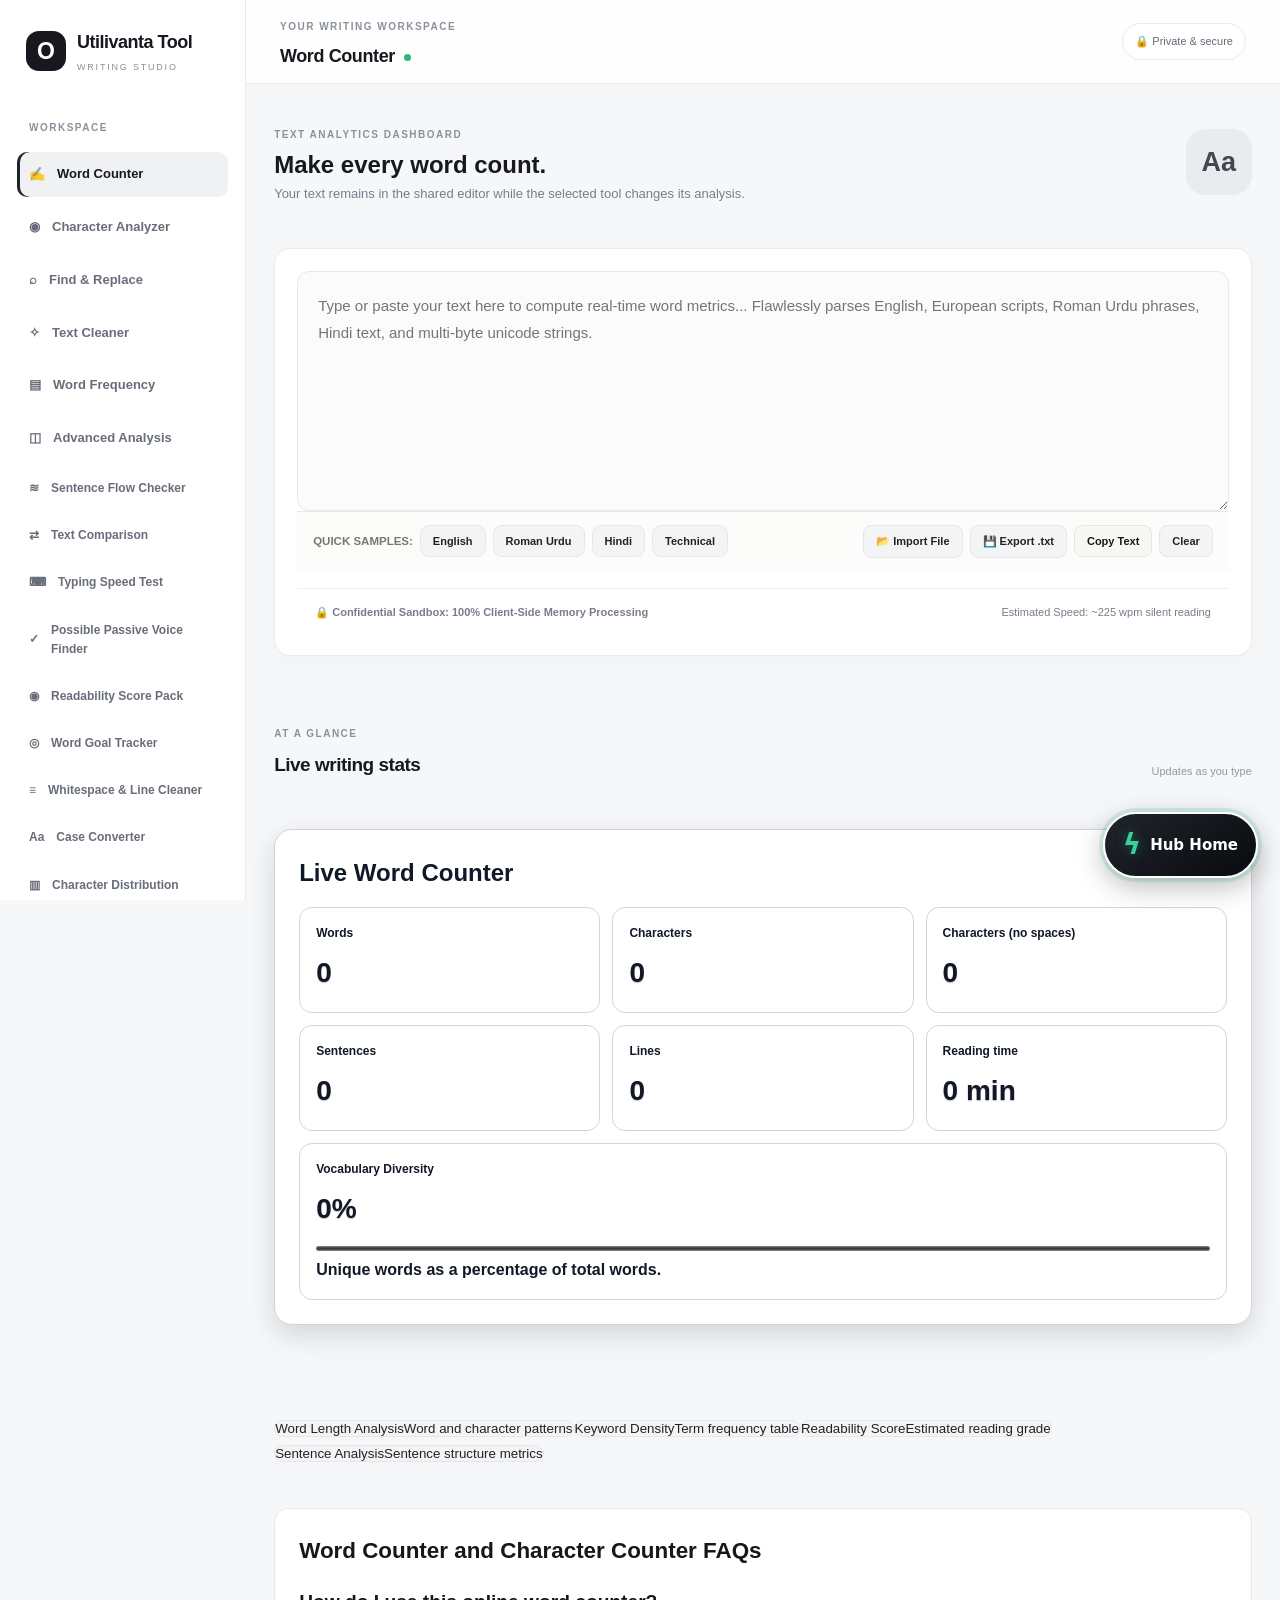
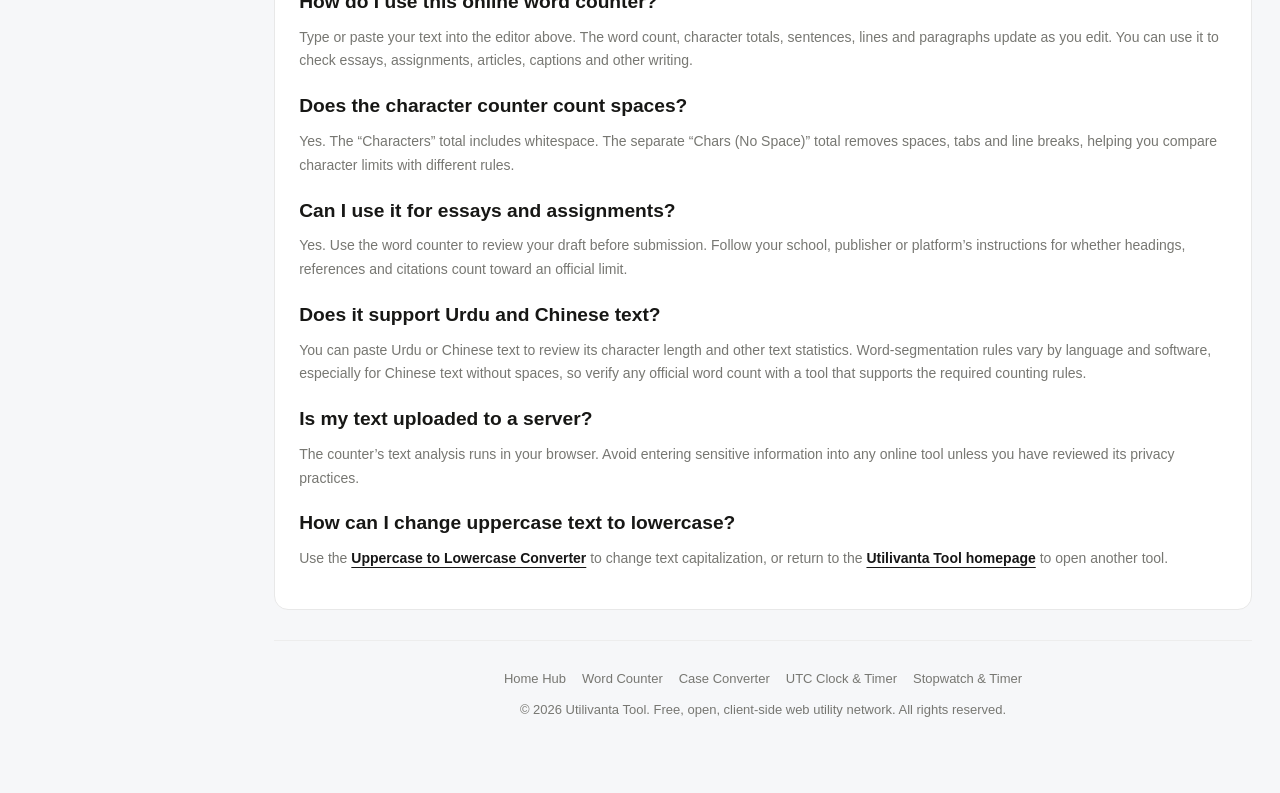
<file: word-counter.html>
<!DOCTYPE html>
<html lang="en">
<head>
  <meta charset="UTF-8">
  <meta name="viewport" content="width=device-width, initial-scale=1.0">
  <meta name="robots" content="index,follow">
  <link rel="canonical" href="https://universal-respiratory.vercel.app/word-counter.html">
  <meta property="og:url" content="https://universal-respiratory.vercel.app/word-counter.html">
  <meta property="og:image" content="https://universal-respiratory.vercel.app/utilivanta-social-preview.svg">
  <meta property="og:image:alt" content="Utilivanta Tool free online word counter, text converter, world clock and stopwatch tools">
  <meta http-equiv="Content-Security-Policy" content="default-src 'self'; script-src 'self' 'unsafe-inline'; style-src 'self' 'unsafe-inline'; img-src 'self' data:; media-src 'self';">
  <title>Free Word & Character Counter Online | Utilivanta Tool</title>
  <meta name="description" content="Count words and characters online for free. Check text length, spaces, sentences and paragraphs in English, Urdu and Chinese text with Utilivanta Tool.">

  <meta property="og:type" content="website">
  <meta property="og:site_name" content="Utilivanta Tool">
  <meta property="og:title" content="Free Word &amp; Character Counter Online | Utilivanta Tool">
  <meta property="og:description" content="Count words and characters online for free. Check text length, spaces, sentences and paragraphs in English, Urdu and Chinese text with Utilivanta Tool.">
  <meta name="twitter:card" content="summary_large_image">
  <meta name="twitter:title" content="Free Word &amp; Character Counter Online | Utilivanta Tool">
  <meta name="twitter:description" content="Count words and characters online for free. Check text length, spaces, sentences and paragraphs in English, Urdu and Chinese text with Utilivanta Tool.">
  <script type="application/ld+json">
  {
    "@context": "https://schema.org",
    "@type": "WebApplication",
    "name": "Free Online Word Counter and Character Counter",
    "applicationCategory": "UtilitiesApplication",
    "operatingSystem": "All",
    "description": "Free browser-based word counter and character counter for essays, articles, emails, and social media text, with sentence, paragraph, and reading-time metrics.",
    "browserRequirements": "Requires JavaScript. Requires HTML5.",
    "offers": {
      "@type": "Offer",
      "price": "0",
      "priceCurrency": "USD"
    }
  }
  </script>

  <style>
    :root {
      --bg: #090d16;
      --card-bg: #111827;
      --card-border: #1f2937;
      --card-hover-border: #374151;
      --text: #f9fafb;
      --text-muted: #9ca3af;
      --primary: #4f46e5;
      --primary-hover: #4338ca;
      --primary-light: rgba(79, 70, 229, 0.12);
      --accent: #10b981;
      --accent-light: rgba(16, 185, 129, 0.12);
      --warning: #f59e0b;
      --radius: 14px;
      --font-sans: -apple-system, BlinkMacSystemFont, "Segoe UI", Roboto, "Helvetica Neue", Arial, sans-serif;
      --font-mono: ui-monospace, SFMono-Regular, Menlo, Monaco, Consolas, "Liberation Mono", "Courier New", monospace;
    }

    [data-theme="light"] {
      --bg: #f3f4f6;
      --card-bg: #ffffff;
      --card-border: #e5e7eb;
      --card-hover-border: #d1d5db;
      --text: #111827;
      --text-muted: #6b7280;
      --primary: #4338ca;
      --primary-hover: #3730a3;
      --primary-light: #e0e7ff;
      --accent: #059669;
      --accent-light: #d1fae5;
    }

    * {
      box-sizing: border-box;
      margin: 0;
      padding: 0;
    }

    body {
      font-family: var(--font-sans);
      background-color: var(--bg);
      color: var(--text);
      line-height: 1.6;
      min-height: 100vh;
      display: flex;
      flex-direction: column;
      -webkit-font-smoothing: antialiased;
      padding: 0 16px 40px;
    }

    .container {
      width: 100%;
      max-width: 1140px;
      margin: 0 auto;
      flex: 1;
    }

    /* CRITICAL: MOBILE EDGE-TO-EDGE FLUID INTERFACE (ZERO GAP DESIGN) */
    @media (max-width: 768px) {
      body {
        padding: 0 !important;
        margin: 0 !important;
        width: 100% !important;
        max-width: 100% !important;
        overflow-x: hidden;
      }
      .container {
        width: 100% !important;
        max-width: 100% !important;
        margin: 0 !important;
        padding: 0 !important;
      }
      .sticky-secure-nav {
        border-radius: 0 !important;
        padding: 12px 14px !important;
      }
      .page-header-content {
        padding: 18px 14px 10px !important;
      }
      .ad-banner-container {
        border-radius: 0 !important;
        border-left: none !important;
        border-right: none !important;
        margin: 8px 0 !important;
      }
      .metrics-grid-row {
        padding: 0 8px !important;
        gap: 8px !important;
        grid-template-columns: repeat(2, 1fr) !important;
      }
      .metric-box {
        border-radius: 10px !important;
        padding: 14px 10px !important;
      }
      .metric-box .metric-num {
        font-size: 26px !important;
      }
      .editor-card {
        border-radius: 0 !important;
        border-left: none !important;
        border-right: none !important;
        padding: 16px 12px !important;
      }
      textarea#main-textarea {
        font-size: 16px !important;
        min-height: 280px !important;
      }
      .seo-section {
        border-radius: 0 !important;
        border-left: none !important;
        border-right: none !important;
        padding: 24px 14px !important;
      }
      footer {
        padding: 24px 14px !important;
      }
    }

    /* Sticky Secure Header Navigation */
    .sticky-secure-nav {
      position: sticky;
      top: 0;
      z-index: 50;
      width: 100%;
      background: var(--card-bg);
      border-bottom: 1px solid var(--card-border);
      backdrop-filter: blur(12px);
      padding: 12px 0;
      margin-bottom: 18px;
    }

    .sticky-nav-inner {
      display: flex;
      justify-content: space-between;
      align-items: center;
      max-width: 1140px;
      margin: 0 auto;
      padding: 0 4px;
    }

    .secure-home-btn {
      color: var(--primary);
      text-decoration: none;
      font-weight: 700;
      font-size: 13.5px;
      display: inline-flex;
      align-items: center;
      gap: 6px;
      transition: color 0.15s ease;
    }

    .secure-home-btn:hover {
      color: var(--primary-hover);
    }

    .security-badge {
      display: inline-flex;
      align-items: center;
      gap: 5px;
      font-size: 11px;
      font-family: var(--font-mono);
      color: var(--accent);
      background: var(--accent-light);
      border: 1px solid rgba(16, 185, 129, 0.25);
      padding: 3px 8px;
      border-radius: 6px;
      font-weight: 600;
    }

    .theme-toggle-btn {
      background: var(--bg);
      border: 1px solid var(--card-border);
      color: var(--text);
      padding: 5px 12px;
      border-radius: 8px;
      cursor: pointer;
      font-size: 12.5px;
      font-weight: 600;
      display: inline-flex;
      align-items: center;
      gap: 5px;
    }

    .theme-toggle-btn * {
      pointer-events: none;
    }

    .theme-toggle-btn:hover {
      border-color: var(--primary);
    }

    /* Header Content */
    .page-header-content {
      text-align: center;
      padding: 10px 0 16px;
    }

    h1 {
      font-size: clamp(1.65rem, 4vw, 2.45rem);
      font-weight: 800;
      letter-spacing: -0.025em;
      margin-bottom: 8px;
      line-height: 1.25;
      background: linear-gradient(135deg, var(--text) 30%, var(--primary) 100%);
      -webkit-background-clip: text;
      -webkit-text-fill-color: transparent;
    }

    .hero-subtitle {
      color: var(--text-muted);
      font-size: clamp(0.9rem, 2vw, 1.05rem);
      max-width: 720px;
      margin: 0 auto;
      line-height: 1.55;
    }

    /* Anti-CLS Ad Containers */
    .ad-banner-container {
      width: 100%;
      max-width: 728px;
      min-height: 90px;
      height: 90px;
      margin: 18px auto;
      border: 2px dashed var(--card-border);
      border-radius: var(--radius);
      background: var(--card-bg);
      display: flex;
      flex-direction: column;
      justify-content: center;
      align-items: center;
      text-align: center;
      contain: layout size;
      overflow: hidden;
      padding: 6px;
    }

    .ad-banner-label {
      font-family: var(--font-mono);
      font-size: 12.5px;
      font-weight: 700;
      color: var(--primary);
      margin-bottom: 3px;
      letter-spacing: 0.05em;
    }

    .ad-banner-sub {
      font-size: 10.5px;
      color: var(--text-muted);
      font-family: var(--font-mono);
    }

    /* Real-Time Metrics Row */
    .metrics-grid-row {
      display: grid;
      grid-template-columns: repeat(auto-fit, minmax(150px, 1fr));
      gap: 12px;
      margin-bottom: 18px;
    }

    .metric-box {
      background: var(--card-bg);
      border: 1px solid var(--card-border);
      border-radius: var(--radius);
      padding: 16px 14px;
      text-align: center;
      transition: transform 0.15s ease, border-color 0.15s ease;
    }

    .metric-box:hover {
      transform: translateY(-2px);
      border-color: var(--card-hover-border);
    }

    .metric-num {
      font-family: var(--font-mono);
      font-size: 28px;
      font-weight: 800;
      color: var(--primary);
      line-height: 1.1;
      margin-bottom: 4px;
      font-variant-numeric: tabular-nums;
    }

    .metric-title {
      font-size: 11px;
      text-transform: uppercase;
      letter-spacing: 0.06em;
      color: var(--text-muted);
      font-weight: 700;
    }

    .metric-sub {
      font-size: 11px;
      color: var(--text-muted);
      margin-top: 2px;
    }

    /* Main Editor Card */
    .editor-card {
      background: var(--card-bg);
      border: 1px solid var(--card-border);
      border-radius: var(--radius);
      padding: 22px;
      margin-bottom: 24px;
      box-shadow: 0 4px 20px rgba(0, 0, 0, 0.12);
    }

    .editor-toolbar {
      display: flex;
      justify-content: space-between;
      align-items: center;
      margin-bottom: 14px;
      flex-wrap: wrap;
      gap: 8px;
    }

    .toolbar-left {
      display: flex;
      align-items: center;
      gap: 6px;
      flex-wrap: wrap;
    }

    .sample-pill {
      background: var(--bg);
      border: 1px solid var(--card-border);
      color: var(--text-muted);
      font-size: 11.5px;
      font-weight: 600;
      padding: 4px 10px;
      border-radius: 6px;
      cursor: pointer;
      transition: all 0.15s ease;
    }

    .sample-pill:hover {
      border-color: var(--primary);
      color: var(--text);
    }

    .action-btn-group {
      display: flex;
      gap: 6px;
    }

    button.btn-act {
      background: var(--bg);
      border: 1px solid var(--card-border);
      color: var(--text);
      font-size: 12px;
      font-weight: 600;
      padding: 7px 14px;
      border-radius: 8px;
      cursor: pointer;
      transition: all 0.15s ease;
    }

    button.btn-act *,
    .sample-pill *,
    .chart-tab-btn * {
      pointer-events: none;
    }

    button.btn-act:hover {
      border-color: var(--primary);
      color: var(--primary);
    }

    button.btn-act-primary {
      background: var(--primary);
      border-color: var(--primary);
      color: #ffffff;
    }

    button.btn-act-primary:hover {
      background: var(--primary-hover);
      border-color: var(--primary-hover);
      color: #ffffff;
    }

    textarea#main-textarea {
      width: 100%;
      min-height: 260px;
      background: var(--bg);
      border: 1px solid var(--card-border);
      border-radius: 10px;
      color: var(--text);
      font-family: var(--font-sans);
      font-size: 15.5px;
      line-height: 1.65;
      padding: 16px;
      outline: none;
      resize: vertical;
      transition: border-color 0.2s ease, box-shadow 0.2s ease;
    }

    textarea#main-textarea:focus {
      border-color: var(--primary);
      box-shadow: 0 0 0 2px var(--primary-light);
    }

    .editor-status-bar {
      display: flex;
      justify-content: space-between;
      align-items: center;
      margin-top: 10px;
      font-size: 12px;
      color: var(--text-muted);
      flex-wrap: wrap;
      gap: 6px;
    }

    .privacy-tag {
      display: inline-flex;
      align-items: center;
      gap: 5px;
      color: var(--accent);
      font-weight: 600;
    }

    /* SEO Article Section */
    .seo-section {
      background: var(--card-bg);
      border: 1px solid var(--card-border);
      border-radius: var(--radius);
      padding: 34px 26px;
      margin-top: 24px;
    }

    .seo-section h2 {
      font-size: 1.4rem;
      font-weight: 700;
      color: var(--text);
      margin: 22px 0 10px;
    }

    .seo-section h3 {
      font-size: 1.2rem;
      font-weight: 700;
      color: var(--text);
      margin: 18px 0 8px;
    }

    .seo-section h2:first-child {
      margin-top: 0;
    }

    .seo-section p {
      font-size: 14px;
      color: var(--text-muted);
      line-height: 1.7;
      margin-bottom: 14px;
    }

    .seo-section p strong {
      color: var(--text);
    }

    .seo-section a {
      color: var(--primary);
      text-decoration: underline;
      font-weight: 600;
    }

    .seo-img-container {
      margin: 22px 0;
      text-align: center;
    }

    .seo-img-container img {
      max-width: 100%;
      height: auto;
      border-radius: var(--radius);
      border: 1px solid var(--card-border);
    }

    /* Toast Notification */
    .toast-alert {
      position: fixed;
      bottom: 24px;
      right: 24px;
      background: var(--primary);
      color: #ffffff;
      padding: 10px 18px;
      border-radius: 8px;
      font-size: 13px;
      font-weight: 600;
      opacity: 0;
      transform: translateY(50px);
      transition: all 0.25s ease;
      z-index: 99;
      pointer-events: none;
    }

    .toast-alert.show {
      opacity: 1;
      transform: translateY(0);
    }

    /* Footer */
    footer {
      text-align: center;
      padding: 30px 0 12px;
      font-size: 13px;
      color: var(--text-muted);
      border-top: 1px solid var(--card-border);
      margin-top: 24px;
    }

    .footer-nav-row {
      display: flex;
      justify-content: center;
      gap: 16px;
      margin-bottom: 10px;
      flex-wrap: wrap;
    }

    .footer-nav-row a {
      color: var(--text-muted);
      text-decoration: none;
    }

    /* Visual Text Analytics Bar Charts */
    .chart-section {
      background: var(--card-bg);
      border: 1px solid var(--card-border);
      border-radius: var(--radius);
      padding: 24px;
      margin-top: 24px;
    }

    .chart-header {
      display: flex;
      justify-content: space-between;
      align-items: center;
      margin-bottom: 18px;
      flex-wrap: wrap;
      gap: 12px;
      padding-bottom: 14px;
      border-bottom: 1px solid var(--card-border);
    }

    .chart-title-area h3 {
      font-size: 15px;
      font-weight: 700;
      color: var(--text);
      display: flex;
      align-items: center;
      gap: 8px;
    }

    .chart-title-area p {
      font-size: 12px;
      color: var(--text-muted);
      margin-top: 2px;
    }

    .chart-tabs {
      display: flex;
      gap: 4px;
      background: var(--bg);
      padding: 3px;
      border-radius: 8px;
      border: 1px solid var(--card-border);
    }

    .chart-tab-btn {
      background: transparent;
      border: none;
      color: var(--text-muted);
      padding: 5px 12px;
      border-radius: 6px;
      font-size: 11.5px;
      font-weight: 600;
      cursor: pointer;
      transition: all 0.2s ease;
    }

    .chart-tab-btn.active {
      background: var(--card-bg);
      color: var(--primary);
      box-shadow: 0 1px 3px rgba(0,0,0,0.2);
    }

    .chart-kpi-grid {
      display: grid;
      grid-template-columns: repeat(auto-fit, minmax(130px, 1fr));
      gap: 12px;
      margin-bottom: 20px;
    }

    .chart-kpi-card {
      background: var(--bg);
      border: 1px solid var(--card-border);
      border-radius: 10px;
      padding: 12px;
    }

    .chart-kpi-label {
      font-size: 11px;
      color: var(--text-muted);
      margin-bottom: 4px;
    }

    .chart-kpi-val {
      font-size: 16px;
      font-weight: 800;
      font-family: var(--font-mono);
      color: var(--text);
    }

    .charts-grid {
      display: grid;
      grid-template-columns: 1fr 1fr;
      gap: 20px;
    }

    @media (max-width: 900px) {
      .charts-grid {
        grid-template-columns: 1fr;
      }
    }

    .chart-box {
      background: var(--bg);
      border: 1px solid var(--card-border);
      border-radius: 10px;
      padding: 16px;
    }

    .chart-box-title {
      font-size: 12.5px;
      font-weight: 700;
      text-transform: uppercase;
      letter-spacing: 0.04em;
      color: var(--text-muted);
      margin-bottom: 14px;
      display: flex;
      justify-content: space-between;
      align-items: center;
    }

    .chart-bars-list {
      display: flex;
      flex-direction: column;
      gap: 8px;
    }

    .bar-row {
      display: flex;
      align-items: center;
      gap: 10px;
      font-size: 11.5px;
    }

    .bar-label {
      width: 60px;
      font-family: var(--font-mono);
      color: var(--text-muted);
      flex-shrink: 0;
      text-align: right;
    }

    .bar-track {
      flex: 1;
      height: 14px;
      background: var(--card-bg);
      border: 1px solid var(--card-border);
      border-radius: 4px;
      overflow: hidden;
      position: relative;
    }

    .bar-fill {
      height: 100%;
      background: linear-gradient(90deg, var(--primary), #818cf8);
      border-radius: 3px;
      transition: width 0.3s cubic-bezier(0.4, 0, 0.2, 1);
    }

    .bar-fill.accent {
      background: linear-gradient(90deg, #06b6d4, #22d3ee);
    }

    .bar-val {
      width: 58px;
      font-family: var(--font-mono);
      color: var(--text);
      font-weight: 600;
      flex-shrink: 0;
      font-size: 11px;
    }

    .empty-chart-msg {
      text-align: center;
      padding: 30px 10px;
      color: var(--text-muted);
      font-size: 13px;
    }
  
    /* Social media bio and headline character counter */
    .social-counter-card { background: var(--card-bg); border: 1px solid var(--card-border); border-radius: var(--radius); padding: 24px; margin: 24px 0; }
    .social-counter-card h2 { font-size: 1.4rem; margin-bottom: 8px; }
    .social-counter-card p { color: var(--text-muted); font-size: 14px; margin-bottom: 14px; }
    .social-counter-controls { display: grid; grid-template-columns: minmax(0, 1fr) auto; gap: 12px; align-items: end; margin: 16px 0 12px; }
    .social-counter-controls label { display: block; font-size: 13px; font-weight: 700; margin-bottom: 6px; }
    .social-counter-controls select { width: 100%; background: var(--bg); color: var(--text); border: 1px solid var(--card-border); border-radius: 8px; padding: 11px; font: inherit; }
    #social-bio-text { width: 100%; min-height: 130px; padding: 14px; resize: vertical; border-radius: 10px; border: 1px solid var(--card-border); background: var(--bg); color: var(--text); font: inherit; line-height: 1.6; }
    #social-bio-text:focus, .social-counter-controls select:focus { outline: 2px solid var(--primary); outline-offset: 1px; }
    .social-count-row { display: flex; justify-content: space-between; align-items: center; gap: 12px; flex-wrap: wrap; margin-top: 10px; }
    #social-count-status { font-family: var(--font-mono); font-weight: 800; color: var(--primary); }
    #social-count-remaining { font-size: 13px; color: var(--text-muted); }
    #social-count-remaining.over-limit { color: #ef4444; font-weight: 800; }
    .social-limit-note { font-size: 12px !important; margin-top: 12px; margin-bottom: 0 !important; }
    @media (max-width: 560px) { .social-counter-controls { grid-template-columns: 1fr; } .social-counter-card { border-radius: 0; border-left: none; border-right: none; padding: 22px 14px; } }


    /* Premium responsive visual refresh */
    :root {
      --bg: #080d1b;
      --card-bg: #101a2d;
      --card-border: rgba(148,163,184,.19);
      --card-hover-border: rgba(99,102,241,.55);
      --text: #f3f6ff;
      --text-muted: #a4b1c8;
      --primary: #818cf8;
      --primary-hover: #6366f1;
      --primary-light: rgba(129,140,248,.14);
      --accent: #34d399;
      --accent-light: rgba(52,211,153,.13);
      --radius: 20px;
    }
    body {
      background:
        radial-gradient(ellipse at 12% 0%, rgba(79,70,229,.19), transparent 34rem),
        radial-gradient(ellipse at 90% 10%, rgba(6,182,212,.12), transparent 30rem),
        var(--bg);
      color: var(--text);
      line-height: 1.65;
    }
    .sticky-secure-nav {
      background: rgba(8,13,27,.84) !important;
      border-bottom: 1px solid rgba(148,163,184,.18) !important;
      backdrop-filter: blur(18px);
      box-shadow: 0 8px 30px rgba(0,0,0,.14);
    }
    .container { max-width: 1160px; padding: 24px 22px 42px; }
    .page-header-content {
      text-align: center;
      padding: 42px 24px 30px;
      margin: 8px auto 24px;
      max-width: 900px;
    }
    .page-header-content h1 {
      font-size: clamp(2rem, 5vw, 3.5rem);
      line-height: 1.08;
      letter-spacing: -.045em;
      font-weight: 850;
      background: linear-gradient(100deg,#fff 12%,#c7d2fe 48%,#67e8f9 90%);
      -webkit-background-clip: text;
      background-clip: text;
      color: transparent;
      margin: 0 auto 18px;
    }
    .hero-subtitle { max-width: 760px; margin: 0 auto; font-size: 1.02rem; line-height: 1.8; color: #b6c3d9; }
    .editor-card, .chart-section, .social-counter-card {
      background: linear-gradient(145deg,rgba(18,29,49,.96),rgba(12,20,36,.98)) !important;
      border: 1px solid rgba(148,163,184,.2) !important;
      border-radius: 22px !important;
      padding: clamp(18px,3vw,30px) !important;
      box-shadow: 0 18px 55px rgba(0,0,0,.2), inset 0 1px 0 rgba(255,255,255,.035);
      margin-bottom: 22px;
    }
    #main-textarea {
      width: 100%;
      min-height: 260px;
      box-sizing: border-box;
      border: 1px solid rgba(148,163,184,.23) !important;
      border-radius: 16px !important;
      background: rgba(4,10,22,.72) !important;
      color: #f8fafc !important;
      padding: 20px !important;
      font-size: 15px !important;
      line-height: 1.85 !important;
      box-shadow: inset 0 2px 12px rgba(0,0,0,.16);
      transition: border-color .2s, box-shadow .2s;
    }
    #main-textarea:focus {
      outline: none;
      border-color: rgba(129,140,248,.8) !important;
      box-shadow: 0 0 0 4px rgba(99,102,241,.13);
    }
    button, .btn-act, .sample-pill {
      border-radius: 11px !important;
      transition: transform .18s ease, box-shadow .18s ease, border-color .18s ease, background .18s ease;
    }
    button:hover, .btn-act:hover, .sample-pill:hover {
      transform: translateY(-1px);
    }
    .btn-act-primary, #btn-copy, #btn-find-replace {
      background: linear-gradient(135deg,#6366f1,#4f46e5) !important;
      color: #fff !important;
      border: 1px solid rgba(165,180,252,.35) !important;
      box-shadow: 0 7px 20px rgba(79,70,229,.22);
    }
    .btn-act, .sample-pill {
      padding: 10px 14px !important;
      font-weight: 650 !important;
    }
    /* Keep action buttons neutral until the user selects one. */
    .btn-act.btn-act-primary,
    #btn-copy,
    #btn-find-replace {
      background: var(--bg) !important;
      color: var(--text) !important;
      border: 1px solid var(--card-border) !important;
      box-shadow: none !important;
    }
    .btn-act.is-selected,
    .sample-pill.is-selected {
      background: linear-gradient(135deg,#6366f1,#4f46e5) !important;
      color: #fff !important;
      border-color: rgba(165,180,252,.55) !important;
      box-shadow: 0 7px 20px rgba(79,70,229,.22) !important;
    }
    .metrics-grid-row { gap: 14px !important; }
    .metric-box, .chart-kpi-card {
      border: 1px solid rgba(148,163,184,.17) !important;
      border-radius: 17px !important;
      background: linear-gradient(145deg,rgba(23,36,59,.95),rgba(14,24,42,.98)) !important;
      padding: 19px !important;
      box-shadow: 0 8px 24px rgba(0,0,0,.12);
      transition: transform .2s ease, border-color .2s ease;
    }
    .metric-box:hover, .chart-kpi-card:hover {
      transform: translateY(-3px);
      border-color: rgba(129,140,248,.5) !important;
    }
    .metric-num { color: #a5b4fc !important; font-size: clamp(1.45rem,3vw,2rem) !important; font-weight: 850 !important; }
    .metric-title { color: #f1f5f9 !important; font-weight: 750 !important; }
    .metric-sub { color: #9aaac2 !important; }
    .chart-box { border-radius: 16px !important; }
    .chart-section h2, .editor-card h2, .social-counter-card h2 { letter-spacing: -.025em; }
    .editor-status-bar { margin-top: 16px; padding-top: 13px; border-top: 1px solid rgba(148,163,184,.13); gap: 10px; }
    .privacy-tag { color: #86efac !important; }
    input:not([type="file"]), select, #social-bio-text {
      border-radius: 11px !important;
      border-color: rgba(148,163,184,.25) !important;
    }
    input:focus, select:focus, #social-bio-text:focus {
      outline: 2px solid rgba(129,140,248,.55) !important;
      outline-offset: 2px;
    }
    .ad-banner-container {
      border-radius: 15px;
      overflow: hidden;
      border: 1px dashed rgba(148,163,184,.22);
      background: rgba(15,23,42,.42);
    }
    footer { border-top-color: rgba(148,163,184,.18) !important; padding-top: 28px; }
    a { text-underline-offset: 4px; }
    @media (max-width: 640px) {
      .container { padding: 12px 12px 28px; }
      .page-header-content { padding: 30px 8px 22px; }
      .page-header-content h1 { font-size: clamp(2rem,9vw,2.7rem); }
      .hero-subtitle { font-size: .94rem; }
      .editor-card, .chart-section, .social-counter-card { border-radius: 17px !important; padding: 16px !important; }
      #main-textarea { min-height: 220px; padding: 15px !important; }
      .metric-box { padding: 14px !important; }
      .action-btn-group { gap: 7px; }
      .btn-act, .sample-pill { padding: 9px 11px !important; font-size: 12px !important; }
    }
    @media (prefers-reduced-motion: reduce) {
      *, *::before, *::after { scroll-behavior: auto !important; transition-duration: .01ms !important; animation-duration: .01ms !important; }
    }


    /* Minimal monochrome editor refresh: clean, lightweight, product-like */
    :root {
      --bg: #ffffff;
      --card-bg: #ffffff;
      --card-border: #e8e8e8;
      --card-hover-border: #d0d0d0;
      --text: #171717;
      --text-muted: #737373;
      --primary: #171717;
      --primary-hover: #333333;
      --primary-light: rgba(0,0,0,.06);
      --accent: #404040;
      --accent-light: #f3f3f3;
      --radius: 12px;
    }
    [data-theme="light"] {
      --bg: #ffffff;
      --card-bg: #ffffff;
      --card-border: #e8e8e8;
      --card-hover-border: #d0d0d0;
      --text: #171717;
      --text-muted: #737373;
      --primary: #171717;
      --primary-hover: #333333;
      --primary-light: #f3f3f3;
      --accent: #404040;
      --accent-light: #f3f3f3;
    }
    body {
      background: #fff !important;
      color: #171717 !important;
      line-height: 1.6;
    }
    .sticky-secure-nav {
      background: rgba(255,255,255,.96) !important;
      border-bottom: 1px solid #ededed !important;
      box-shadow: none !important;
      backdrop-filter: blur(12px);
    }
    .container { max-width: 1080px; padding: 22px 24px 42px; }
    .secure-home-btn, .seo-section a { color: #171717 !important; }
    .security-badge {
      color: #525252 !important;
      background: #f7f7f7 !important;
      border: 1px solid #e8e8e8 !important;
    }
    .theme-toggle-btn {
      background: #fff !important;
      border: 1px solid #e5e5e5 !important;
      color: #262626 !important;
    }
    .page-header-content {
      text-align: left;
      max-width: none;
      padding: 24px 0 18px;
      margin: 0 auto 12px;
    }
    .page-header-content h1 {
      background: none !important;
      color: #171717 !important;
      -webkit-text-fill-color: #171717 !important;
      font-size: clamp(1.8rem,4vw,2.6rem);
      font-weight: 750;
      letter-spacing: -.04em;
      margin-bottom: 8px;
    }
    .hero-subtitle { color: #737373 !important; margin: 0; max-width: 760px; line-height: 1.65; }
    .ad-banner-container { display: none !important; }
    .editor-card, .chart-section, .social-counter-card, .seo-section {
      background: #fff !important;
      border: 1px solid #e8e8e8 !important;
      border-radius: 14px !important;
      box-shadow: none !important;
      padding: clamp(16px,2.5vw,24px) !important;
    }
    .editor-card { margin-bottom: 18px; }
    #main-textarea, textarea#main-textarea {
      background: #fff !important;
      color: #171717 !important;
      border: 1px solid #e5e5e5 !important;
      border-radius: 10px !important;
      box-shadow: none !important;
      min-height: 300px;
      font-size: 16px !important;
      line-height: 1.8 !important;
      padding: 20px !important;
    }
    #main-textarea:focus {
      border-color: #a3a3a3 !important;
      box-shadow: 0 0 0 3px rgba(0,0,0,.045) !important;
    }
    .metric-box, .chart-kpi-card, .chart-box {
      background: #fff !important;
      border: 1px solid #ededed !important;
      border-radius: 12px !important;
      box-shadow: none !important;
    }
    .metric-box:hover, .chart-kpi-card:hover { transform: none !important; border-color: #d4d4d4 !important; }
    .metric-num, .chart-kpi-val, #social-count-status {
      color: #171717 !important;
    }
    .metric-title { color: #525252 !important; }
    .metric-sub, .chart-kpi-label, .chart-title-area p { color: #737373 !important; }
    button.btn-act, .sample-pill, .chart-tab-btn {
      background: #fff !important;
      color: #404040 !important;
      border: 1px solid #e5e5e5 !important;
      box-shadow: none !important;
      border-radius: 8px !important;
      font-weight: 600 !important;
    }
    button.btn-act:hover, .sample-pill:hover, .chart-tab-btn:hover {
      background: #f7f7f7 !important;
      color: #171717 !important;
      border-color: #d4d4d4 !important;
      transform: none !important;
    }
    .btn-act.is-selected, .sample-pill.is-selected, .chart-tab-btn.active {
      background: #171717 !important;
      color: #fff !important;
      border-color: #171717 !important;
      box-shadow: none !important;
    }
    .btn-act.btn-act-primary, #btn-copy, #btn-find-replace {
      background: #171717 !important;
      color: #fff !important;
      border-color: #171717 !important;
      box-shadow: none !important;
    }
    .btn-act.btn-act-primary:hover, #btn-copy:hover, #btn-find-replace:hover {
      background: #333 !important;
      color: #fff !important;
    }
    input:not([type="file"]), select, #social-bio-text {
      background: #fff !important;
      color: #171717 !important;
      border-color: #e5e5e5 !important;
      box-shadow: none !important;
    }
    .bar-track { background: #f5f5f5 !important; border-color: #e8e8e8 !important; }
    .bar-fill, .bar-fill.accent {
      background: #525252 !important;
    }
    .chart-header { border-bottom-color: #ededed !important; }
    .chart-tabs { background: #fafafa !important; border-color: #ededed !important; }
    .editor-status-bar { border-top-color: #ededed !important; }
    .privacy-tag { color: #525252 !important; }
    .toast-alert { background: #171717 !important; color: #fff !important; }
    footer { border-top-color: #ededed !important; }
    @media (max-width: 640px) {
      .container { padding: 12px 12px 28px; }
      .page-header-content { padding: 22px 4px 16px; text-align: left; }
      .editor-card, .chart-section, .social-counter-card, .seo-section { border-radius: 12px !important; padding: 15px !important; }
      #main-textarea { min-height: 240px; padding: 15px !important; }
      .metrics-grid-row { grid-template-columns: repeat(2,minmax(0,1fr)) !important; }
      .sticky-nav-inner { gap: 10px; }
      .security-badge { display: none; }
    }


  /* AI-designed writing workspace: editorial, calm, monochrome, editor-first */
  :root {
    --bg: #f7f7f5;
    --card-bg: #ffffff;
    --card-border: #e7e7e4;
    --card-hover-border: #c9c9c4;
    --text: #171715;
    --text-muted: #777772;
    --primary: #171715;
    --primary-hover: #33332f;
    --primary-light: rgba(20,20,18,.08);
    --accent: #3e6b4f;
    --accent-light: #edf4ee;
    --radius: 16px;
  }
  body { background: var(--bg); padding: 0 24px 48px; color: var(--text); }
  .sticky-secure-nav { background: rgba(255,255,255,.92); border-bottom: 1px solid var(--card-border); margin-bottom: 0; }
  .sticky-nav-inner { max-width: 1080px; padding: 0 8px; }
  .secure-home-btn { color: var(--text); font-size: 14px; font-weight: 650; }
  .security-badge { color: #426b4d; background: #f0f5f0; border-color: #dce8dd; font-family: var(--font-sans); }
  .theme-toggle-btn { background: #fff; border-color: var(--card-border); border-radius: 999px; padding: 8px 13px; }
  .container { max-width: 1080px; }
  .page-header-content { text-align: left; padding: 38px 0 22px; }
  h1 { color: var(--text); background: none; -webkit-text-fill-color: currentColor; font-size: clamp(2rem,4.2vw,3rem); letter-spacing: -.055em; line-height: 1.08; font-weight: 760; margin-bottom: 12px; }
  .hero-subtitle { margin: 0; max-width: 670px; font-size: 15px; color: var(--text-muted); }
  main { display: flex; flex-direction: column; gap: 18px; }
  .editor-card { margin: 0 0 2px; padding: 0; overflow: hidden; background: #fff; border: 1px solid #deded9; border-radius: 18px; box-shadow: 0 8px 30px rgba(20,20,16,.035); }
  .editor-card[aria-label="Interactive Text Input Workspace"] { display: flex; flex-direction: column; }
  textarea#main-textarea { order: 1; min-height: 350px; border: 0; border-radius: 0; background: #fff; padding: 25px 26px; font-size: 16px; line-height: 1.8; color: #22221f; resize: vertical; box-shadow: none; }
  textarea#main-textarea:focus { border: 0; box-shadow: inset 0 0 0 2px #e5e5df; }
  .editor-toolbar { order: 2; margin: 0 !important; padding: 13px 16px; border-top: 1px solid var(--card-border); background: #fcfcfb; align-items: center; }
  .toolbar-left { gap: 6px; }
  .sample-pill { border-radius: 999px; padding: 6px 11px; background: #fff; border-color: #e5e5e0; color: #5f5f59; font-size: 12px; }
  .sample-pill:hover, .sample-pill.is-selected { border-color: #22221f; color: #171715; background: #f2f2ef; }
  .action-btn-group { gap: 7px; flex-wrap: wrap; }
  button.btn-act { background: #fff; border: 1px solid #deded9; color: #242420; border-radius: 9px; padding: 8px 12px; font-size: 12px; }
  button.btn-act:hover, button.btn-act.is-selected { border-color: #22221f; color: #171715; background: #f2f2ef; }
  button.btn-act-primary { background: #171715; border-color: #171715; color: #fff; }
  button.btn-act-primary:hover, button.btn-act-primary.is-selected { background: #33332f; border-color: #33332f; color: #fff; }
  .editor-status-bar { order: 3; margin: 0; padding: 12px 18px; background: #fff; border-top: 1px solid #eeeeea; font-size: 11px; }
  .privacy-tag { color: #52735b; }
  .metrics-grid-row[aria-label="Live Content Analysis Summary"] { margin: 0 !important; display: grid; grid-template-columns: repeat(6,minmax(0,1fr)); gap: 10px; }
  .metric-box { background: #fff; border: 1px solid var(--card-border); border-radius: 12px; padding: 16px 12px; text-align: left; box-shadow: none; }
  .metric-box:hover { transform: none; border-color: var(--card-hover-border); }
  .metric-num { color: #191916; font-size: clamp(22px,2.5vw,29px); letter-spacing: -.04em; }
  .metric-title { font-size: 10px; letter-spacing: .055em; color: #73736c; }
  .metric-sub { font-size: 10px; }
  .editor-card[aria-label="Advanced writing tools"] { padding: 22px; margin-top: 0 !important; }
  .editor-card[aria-label="Advanced writing tools"] h2 { font-size: 19px; letter-spacing: -.03em; }
  .chart-section, .social-counter-card, .seo-section { background: #fff; border: 1px solid var(--card-border); border-radius: 16px; box-shadow: none; }
  .chart-section { margin-top: 0; padding: 22px; }
  .chart-header { align-items: flex-start; }
  .chart-title-area h3 { color: #20201d; }
  .chart-tabs { background: #f7f7f5; border-color: #e6e6e1; flex-wrap: wrap; }
  .chart-tab-btn.active { background: #fff; color: #171715; }
  .chart-kpi-card, .chart-box { background: #fafaf8; border-color: #e8e8e3; }
  .bar-fill, .bar-fill.accent { background: #777770; }
  .ad-banner-container { border: 1px dashed #d8d8d2; background: #fff; }
  .ad-banner-label { color: #777770; }
  .toast-alert { background: #171715; border-radius: 10px; }
  .seo-section { padding: 30px; }
  footer { border-color: var(--card-border); }
  @media (max-width: 900px) {
    body { padding: 0 16px 32px; }
    .metrics-grid-row[aria-label="Live Content Analysis Summary"] { grid-template-columns: repeat(3,minmax(0,1fr)); }
    .editor-toolbar { align-items: flex-start; }
  }
  @media (max-width: 600px) {
    body { padding: 0 12px 28px !important; }
    .sticky-nav-inner { padding: 0 12px; }
    .security-badge { display: none; }
    .page-header-content { padding: 28px 2px 18px !important; text-align: left; }
    h1 { font-size: 31px; }
    .hero-subtitle { font-size: 14px; }
    .editor-card[aria-label="Interactive Text Input Workspace"] { border-radius: 14px !important; border: 1px solid #deded9 !important; }
    textarea#main-textarea { min-height: 300px !important; padding: 19px 16px !important; font-size: 16px !important; }
    .editor-toolbar { padding: 12px !important; }
    .toolbar-left { width: 100%; }
    .action-btn-group { display: flex; width: 100%; }
    .action-btn-group .btn-act { flex: 1 1 auto; }
    .editor-status-bar { align-items: flex-start; padding: 11px 12px; }
    .metrics-grid-row[aria-label="Live Content Analysis Summary"] { grid-template-columns: repeat(2,minmax(0,1fr)) !important; padding: 0 !important; gap: 8px !important; }
    .metric-box { border-radius: 11px !important; padding: 13px 11px !important; }
    .metric-box .metric-num { font-size: 25px !important; }
    .editor-card[aria-label="Advanced writing tools"] { padding: 17px; }
    .chart-section, .social-counter-card, .seo-section { padding: 17px !important; border-radius: 14px !important; }
    .chart-header { gap: 12px; }
    .chart-tabs { width: 100%; }
    .chart-tab-btn { flex: 1 1 auto; padding: 7px 8px; }
    .ad-banner-container { min-height: 60px; height: 60px; margin: 12px 0; }
    .ad-banner-sub { font-size: 9px; }
    .seo-section { border: 1px solid var(--card-border) !important; }
    footer { padding: 24px 0 !important; }
  }

  
/* Premium writing dashboard redesign */
:root{--premium-ink:#17191f;--premium-muted:#777d89;--premium-line:#e9ebef;--premium-bg:#f6f7f9;--premium-white:#fff;--premium-accent:#20242c}
body{background:var(--premium-bg)!important;color:var(--premium-ink)!important;font-family:Inter,-apple-system,BlinkMacSystemFont,"Segoe UI",sans-serif!important}
.sticky-secure-nav{display:none!important}.premium-app-shell{display:grid;grid-template-columns:246px minmax(0,1fr);min-height:100vh}.premium-sidebar{background:#fff;border-right:1px solid var(--premium-line);padding:28px 17px;display:flex;flex-direction:column;gap:8px;position:sticky;top:0;height:100vh;box-sizing:border-box}.premium-brand{display:flex;align-items:center;gap:11px;text-decoration:none;color:#17191f;padding:0 9px 30px}.brand-mark{display:grid;place-items:center;width:40px;height:40px;border-radius:13px;background:#17191f;color:#fff;font-size:23px;font-weight:800}.premium-brand strong{display:block;font-size:18px;letter-spacing:-.5px}.premium-brand small{display:block;font-size:9px;letter-spacing:1.8px;color:#888e99;margin-top:3px}.sidebar-label,.eyebrow{font-size:10px;letter-spacing:1.5px;font-weight:800;color:#8b919c}.sidebar-label{padding:8px 12px}.side-link{display:flex;align-items:center;gap:12px;text-decoration:none;color:#686e79;font-size:13px;font-weight:600;padding:12px;border-radius:10px;transition:.18s}.side-link:hover,.side-link.active{background:#f0f1f3;color:#17191f}.side-link.active{box-shadow:inset 3px 0 #20242c}.sidebar-pro{margin-top:auto;background:#f6f7f9;border:1px solid #eceef1;border-radius:15px;padding:17px}.pro-icon{display:grid;place-items:center;width:30px;height:30px;border-radius:9px;background:#20242c;color:#fff;margin-bottom:13px}.sidebar-pro strong{font-size:13px}.sidebar-pro p{font-size:11px;line-height:1.6;color:#777d89}.sidebar-pro a{font-size:11px;font-weight:700;color:#242831;text-decoration:none}.premium-main{min-width:0}.premium-topbar{height:84px;padding:0 34px;background:rgba(255,255,255,.92);border-bottom:1px solid var(--premium-line);display:flex;align-items:center;justify-content:space-between;gap:16px}.premium-topbar h2{font-size:18px;margin:5px 0 0;letter-spacing:-.4px}.live-dot{display:inline-block;width:7px;height:7px;background:#29b878;border-radius:50%;vertical-align:middle;margin-left:5px}.topbar-right{display:flex;align-items:center;gap:18px}.privacy-chip,.top-home{font-size:11px;color:#666d78;text-decoration:none}.privacy-chip{padding:9px 12px;border:1px solid var(--premium-line);border-radius:30px;background:#fff}.premium-main .container{max-width:1500px;width:auto;margin:0;padding:28px 34px 60px}.dashboard-welcome{display:flex;align-items:center;justify-content:space-between;padding:8px 0 25px}.dashboard-welcome h1{font-size:clamp(26px,3vw,36px);letter-spacing:-1.5px;margin:10px 0 8px;line-height:1.1}.dashboard-welcome p{margin:0;color:#777d89;font-size:13px}.welcome-icon{width:66px;height:66px;display:grid;place-items:center;background:#e9ebef;border-radius:20px;font-size:27px;font-weight:800;color:#424751}.page-header-content{display:none!important}.premium-main .editor-card,.premium-main .chart-section,.premium-main .social-counter-card,.insight-card{background:#fff!important;border:1px solid var(--premium-line)!important;border-radius:16px!important;box-shadow:0 5px 20px rgba(26,31,44,.025)!important;padding:22px!important;margin-bottom:20px}.premium-main #main-textarea{min-height:240px!important;border:1px solid #e6e8ed!important;border-radius:12px!important;background:#fbfbfc!important;color:#20242c!important;padding:20px!important;font-size:15px!important;line-height:1.8!important;resize:vertical}.editor-toolbar{display:flex;align-items:center;justify-content:space-between;gap:12px;flex-wrap:wrap}.toolbar-left,.action-btn-group{display:flex;gap:7px;flex-wrap:wrap;align-items:center}.sample-pill,.btn-act,.theme-toggle-btn{border:1px solid #e4e6eb!important;background:#fff!important;color:#3d424c!important;border-radius:9px!important;padding:9px 12px!important;font-size:11px!important;font-weight:700!important;cursor:pointer}.btn-act-primary{background:#20242c!important;color:#fff!important;border-color:#20242c!important}.btn-act:hover,.sample-pill:hover{background:#f1f2f4!important}.btn-act-primary:hover{background:#393e48!important}.editor-status-bar{border-top:1px solid #eff0f3!important;margin-top:17px!important;padding-top:15px!important;color:#777d89!important;font-size:11px!important}.privacy-tag{color:#777d89!important}.section-heading{display:flex;align-items:end;justify-content:space-between;margin:25px 0 13px}.section-heading h2{font-size:19px;letter-spacing:-.5px;margin:5px 0 0}.muted-label{font-size:11px;color:#9297a1}.metrics-grid-row{display:grid!important;grid-template-columns:repeat(3,minmax(0,1fr))!important;gap:12px!important;margin:0 0 20px!important}.metric-box,.chart-kpi-card{background:#fff!important;border:1px solid var(--premium-line)!important;border-radius:13px!important;padding:17px!important;min-width:0}.metric-num{font-size:27px!important;font-weight:750!important;letter-spacing:-1px!important;color:#1d2027!important}.metric-title{font-size:11px!important;font-weight:700!important;color:#686e79!important;margin-top:5px!important}.metric-sub{font-size:10px!important;color:#969ba5!important;margin-top:5px!important}.dashboard-insights-grid{display:grid;grid-template-columns:1fr 1fr;gap:16px;margin:18px 0 20px}.insight-card{margin:0!important;min-width:0}.insight-head{display:flex;justify-content:space-between;align-items:center;gap:12px}.insight-head h3{font-size:16px;margin:6px 0 0;letter-spacing:-.3px}.insight-head>a{font-size:11px;color:#555b66;text-decoration:none;font-weight:700}.insight-icon{font-size:21px;color:#858b96}.donut-layout{display:flex;align-items:center;gap:22px;margin:22px 0 12px}.character-donut{width:150px;height:150px;flex:0 0 150px;border-radius:50%;display:grid;place-items:center;background:conic-gradient(#252932 0% 40%,#aeb4bf 40% 60%,#dce0e6 60% 80%,#eff1f4 80% 100%);position:relative}.character-donut:before{content:"";position:absolute;inset:19px;background:#fff;border-radius:50%}.character-donut>span{z-index:1;text-align:center}.character-donut strong{display:block;font-size:22px;letter-spacing:-.7px}.character-donut small{display:block;font-size:10px;color:#858b96;margin-top:3px}.donut-legend{flex:1;min-width:0}.donut-legend>div{display:grid;grid-template-columns:9px 1fr auto;align-items:center;gap:8px;margin:12px 0;font-size:11px;color:#737985}.donut-legend strong{color:#252932}.legend-dot{width:8px;height:8px;border-radius:50%;display:block}.legend-dot.letters{background:#252932}.legend-dot.spaces{background:#aeb4bf}.legend-dot.numbers{background:#dce0e6}.legend-dot.symbols{background:#eff1f4;border:1px solid #d9dde4}.insight-footnote{font-size:10px;color:#969ba5;margin:12px 0 0}.top-words-preview{margin-top:20px}.top-word-row{display:grid;grid-template-columns:24px minmax(0,1fr) 70px;align-items:center;gap:9px;margin:13px 0;font-size:11px}.top-word-rank{width:23px;height:23px;border-radius:7px;background:#f0f1f3;display:grid;place-items:center;color:#777d89;font-size:10px}.top-word-name{font-weight:700;overflow:hidden;text-overflow:ellipsis;white-space:nowrap}.top-word-meter{height:5px;background:#eff0f3;border-radius:10px;overflow:hidden;margin-top:5px}.top-word-meter i{display:block;height:100%;background:#343943;border-radius:10px}.top-word-count{text-align:right;color:#777d89}.preview-empty{font-size:12px;color:#969ba5;padding:20px 0}.premium-main .chart-header h3{font-size:18px!important;color:#20242c!important}.premium-main .chart-header p{font-size:12px!important;color:#858b96!important}.chart-kpi-grid{display:grid!important;grid-template-columns:repeat(4,minmax(0,1fr))!important;gap:10px!important;margin:18px 0!important}.chart-kpi-label{font-size:10px!important;color:#858b96!important}.chart-kpi-val{font-size:16px!important;color:#252932!important;margin-top:8px!important}.charts-grid{display:grid!important;grid-template-columns:1fr 1fr!important;gap:14px!important}.chart-box{border:1px solid #eceef1!important;border-radius:12px!important;padding:17px!important;background:#fff!important;min-width:0}.chart-box-title{font-size:13px!important;font-weight:750!important;color:#333842!important}.chart-bars-list{margin-top:14px}.chart-tab-btn{border:1px solid #e4e6eb!important;background:#fff!important;color:#5b616d!important;border-radius:8px!important;padding:8px 10px!important;font-size:10px!important}.chart-tab-btn.active{background:#20242c!important;color:#fff!important}.keyword-analysis table th,.keyword-analysis table td{border-bottom:1px solid #eff0f3}.social-counter-controls{gap:14px!important}.premium-main input,.premium-main select,.premium-main textarea:not(#main-textarea){border-color:#e1e4e9!important;border-radius:9px!important;background:#fff!important;color:#20242c!important}.advanced-analysis-anchor{scroll-margin-top:20px}.premium-main footer{margin-top:30px}
@media(max-width:1050px){.premium-app-shell{grid-template-columns:205px minmax(0,1fr)}.premium-main .container{padding:22px}.premium-topbar{padding:0 22px}.dashboard-insights-grid{grid-template-columns:1fr}.metrics-grid-row{grid-template-columns:repeat(2,minmax(0,1fr))!important}.chart-kpi-grid{grid-template-columns:repeat(2,minmax(0,1fr))!important}}
@media(max-width:700px){.premium-app-shell{display:block}.premium-sidebar{position:relative;height:auto;padding:13px;display:block;border-right:0;border-bottom:1px solid var(--premium-line)}.premium-brand{padding:0 4px 12px}.sidebar-label,.sidebar-pro{display:none}.premium-sidebar .side-link{display:inline-flex;padding:9px 10px;font-size:11px;margin:2px}.premium-sidebar .side-link span{display:inline}.premium-topbar{height:auto;min-height:72px;padding:15px}.topbar-right{gap:8px}.privacy-chip{display:none}.premium-main .container{padding:17px 13px 35px}.dashboard-welcome{padding:8px 2px 20px}.welcome-icon{width:48px;height:48px;border-radius:14px}.premium-main .editor-card,.premium-main .chart-section,.premium-main .social-counter-card,.insight-card{padding:15px!important}.premium-main #main-textarea{min-height:200px!important;padding:14px!important}.editor-toolbar{align-items:flex-start}.toolbar-left{width:100%}.action-btn-group{width:100%}.action-btn-group .btn-act{flex:1}.metrics-grid-row{grid-template-columns:repeat(2,minmax(0,1fr))!important;gap:8px!important}.metric-box{padding:13px!important}.metric-num{font-size:23px!important}.donut-layout{gap:14px}.character-donut{width:120px;height:120px;flex-basis:120px}.character-donut:before{inset:16px}.charts-grid{grid-template-columns:1fr!important}.chart-header{gap:12px}.chart-tabs{display:flex;flex-wrap:wrap;gap:6px}.premium-main .chart-section{overflow:hidden}}

/* Functional editor formatting toolbar */
.format-toolbar{display:flex;align-items:center;justify-content:space-between;gap:12px;flex-wrap:wrap;padding:13px 14px;margin-bottom:12px;border:1px solid #e7e9ee;border-radius:12px;background:#fff}.format-toolbar-label{display:flex;flex-direction:column;gap:4px;color:#333842;font-size:12px;font-weight:700}.format-buttons{display:flex;align-items:center;gap:5px;flex-wrap:wrap}.format-btn{min-width:34px;height:34px;padding:0 9px;border:1px solid #e5e7ec;border-radius:8px;background:#fff;color:#343943;font-size:13px;cursor:pointer;display:inline-flex;align-items:center;justify-content:center;gap:5px}.format-btn:hover,.format-btn:focus-visible{background:#f0f1f4;border-color:#cfd3db;outline:none}.format-btn span{font-size:10px;font-weight:600}.format-divider{height:22px;width:1px;background:#e4e6eb;margin:0 4px}.format-help{font-size:10px;color:#9297a1}.premium-main .format-toolbar{box-shadow:0 2px 8px rgba(26,31,44,.02)}@media(max-width:700px){.format-toolbar{align-items:flex-start}.format-toolbar-label{width:100%}.format-help{width:100%}.format-btn{height:32px}.format-btn span{display:none}}

/* Focused feature views */
[hidden]{display:none!important}.premium-main .container{scroll-behavior:smooth}.premium-main .editor-card[hidden],.premium-main .chart-section[hidden],.premium-main .dashboard-insights-grid[hidden],.premium-main .metrics-grid-row[hidden],.premium-main .section-heading[hidden]{display:none!important}.premium-sidebar .side-link{cursor:pointer}.dashboard-welcome{scroll-margin-top:20px}.premium-main section{scroll-margin-top:20px}

/* Focused tool data-management panels */
[data-advanced-panel][hidden], #editor-workspace[hidden], #charts-container[hidden], #keyword-analysis[hidden], .dashboard-insights-grid[hidden]{display:none!important}
.advanced-stats-panel,.word-goal-panel,.find-replace-panel,.text-cleaner-panel{background:#fff;border:1px solid #e8ebf0;border-radius:14px;padding:20px;margin:14px 0;color:#20242c}
.advanced-stats-panel .metric-box{background:#f8f9fb;border-color:#e8ebf0;color:#20242c}
.advanced-stats-panel .metric-title,.word-goal-panel label,.find-replace-panel label,.text-cleaner-panel p{color:#646b78}
.word-goal-panel input,.find-replace-panel input{font:inherit;color:#20242c!important;background:#fff!important;border:1px solid #dfe3e9!important;border-radius:9px;padding:11px 12px;min-height:42px}
.find-replace-panel>div:first-child{margin-top:0!important}
.find-replace-panel button,.text-cleaner-panel button{background:#20242c;color:#fff;border:1px solid #20242c;border-radius:9px;padding:11px 16px;font-weight:700;cursor:pointer;margin-top:14px}
.find-replace-panel button:hover,.text-cleaner-panel button:hover{background:#383e49}
#find-replace-status{display:block;margin-top:12px;font-size:13px;color:#626a77;min-height:20px}
#word-goal-status{font-size:13px;color:#626a77}
#word-goal-bar{background:#27ae78!important}
@media(max-width:768px){.premium-app-shell{display:block!important}.premium-sidebar{position:relative!important;height:auto!important;width:100%;padding:12px!important;border-right:0!important;border-bottom:1px solid var(--premium-line);display:grid!important;grid-template-columns:repeat(2,minmax(0,1fr));gap:5px!important}.premium-brand{grid-column:1/-1;padding:0 8px 8px!important}.sidebar-label,.sidebar-pro{display:none!important}.side-link{font-size:12px!important;padding:10px 8px!important;gap:7px!important}.premium-topbar{height:auto!important;min-height:64px;padding:12px 14px!important}.premium-main .container{padding:18px 12px 40px!important}.dashboard-welcome{padding:8px 4px 18px!important}.advanced-stats-panel,.word-goal-panel,.find-replace-panel,.text-cleaner-panel{padding:14px!important}.advanced-stats-panel .metrics-grid-row{grid-template-columns:repeat(2,minmax(0,1fr))!important}}

  
#focused-tools-workspace{margin:18px 0 34px;display:grid;gap:18px;color:var(--text)}
#focused-tools-workspace[hidden],.focus-tool-panel[hidden]{display:none!important}
.focus-tool-panel{background:linear-gradient(145deg,rgba(17,24,39,.98),rgba(12,19,32,.98));border:1px solid var(--card-border);border-radius:18px;padding:clamp(16px,3vw,24px);box-shadow:0 10px 28px rgba(0,0,0,.14)}
.focus-tool-panel h2,.focus-tool-panel h3{margin:0 0 14px;color:var(--text)}.focus-tool-panel p,.focus-muted{color:var(--text-muted)}
.focus-metric-grid{display:grid;grid-template-columns:repeat(3,minmax(0,1fr));gap:12px}.focus-metric{min-width:0;padding:16px;border:1px solid var(--card-border);border-radius:13px;background:rgba(255,255,255,.025)}
.focus-metric span{display:block;color:var(--text-muted);font-size:12px;margin-bottom:8px}.focus-metric strong{font-size:clamp(20px,3vw,28px);overflow-wrap:anywhere}
.focus-progress{height:9px;width:100%;accent-color:var(--accent);margin-top:10px}
.focus-tool-panel input[type=text],.focus-tool-panel input[type=number]{width:100%;min-height:44px;padding:11px 12px;border:1px solid var(--card-border);border-radius:10px;background:#0b1220;color:#f9fafb;margin:6px 0 12px}
.focus-action{border:1px solid var(--card-border);background:#182235;color:#fff;border-radius:10px;padding:11px 15px;margin:5px 6px 5px 0;font-weight:650;cursor:pointer}.focus-action:hover{border-color:var(--accent)}
.focus-row{display:grid;grid-template-columns:repeat(2,minmax(0,1fr));gap:12px}.focus-bar-row{display:grid;grid-template-columns:minmax(65px,120px) 1fr 42px;gap:10px;align-items:center;margin:10px 0;font-size:13px}
.focus-bar-track{height:10px;background:#263247;border-radius:99px;overflow:hidden}.focus-bar-fill{height:100%;background:linear-gradient(90deg,#10b981,#6366f1);border-radius:99px}
.focus-table{width:100%;border-collapse:collapse}.focus-table th,.focus-table td{text-align:left;padding:10px;border-bottom:1px solid var(--card-border);overflow-wrap:anywhere}
.focus-status{min-height:20px;color:var(--accent);font-size:13px;margin-top:8px}.focus-checks{display:grid;gap:10px;margin:12px 0}.focus-checks label{display:flex;gap:9px;align-items:center;color:var(--text-muted)}
@media(max-width:640px){.focus-metric-grid{grid-template-columns:repeat(2,minmax(0,1fr))}.focus-row{grid-template-columns:1fr}.focus-tool-panel{padding:15px}.focus-table{font-size:13px}}
#focused-tools-workspace .focus-stat-table-wrap{width:100%;overflow-x:auto;border:1px solid var(--card-border);border-radius:13px;margin-top:14px}#focused-tools-workspace .focus-stat-table{width:100%;border-collapse:collapse;min-width:360px}#focused-tools-workspace .focus-stat-table th,#focused-tools-workspace .focus-stat-table td{padding:12px 14px;text-align:left;border-bottom:1px solid var(--card-border)}#focused-tools-workspace .focus-stat-table th{color:var(--text-muted);font-size:12px;text-transform:uppercase}#focused-tools-workspace .focus-shortcut-grid{display:grid;grid-template-columns:repeat(4,minmax(0,1fr));gap:10px;margin-top:18px}#focused-tools-workspace .focus-shortcut{border:1px solid var(--card-border);border-radius:12px;padding:13px;background:rgba(255,255,255,.025);color:var(--text);text-align:left;cursor:pointer}#focused-tools-workspace .focus-shortcut span{display:block;font-size:12px;color:var(--text-muted);margin-top:5px}#focused-tools-workspace .focus-action-grid{display:grid;grid-template-columns:repeat(2,minmax(0,1fr));gap:10px;margin:14px 0}#focused-tools-workspace .focus-action-grid button{margin:0;min-height:46px}@media(max-width:700px){#focused-tools-workspace .focus-shortcut-grid{grid-template-columns:repeat(2,minmax(0,1fr))}#focused-tools-workspace .focus-action-grid{grid-template-columns:1fr}}.focus-frequency-summary{display:grid;grid-template-columns:repeat(3,minmax(0,1fr));gap:12px;margin:16px 0}.focus-frequency-stat{min-width:0;padding:16px;border:1px solid var(--border-color,rgba(148,163,184,.24));border-radius:16px;background:var(--card-bg,rgba(148,163,184,.07))}.focus-frequency-stat span{display:block;font-size:.78rem;color:var(--text-muted,#64748b);margin-bottom:8px}.focus-frequency-stat strong{font-size:1.35rem;letter-spacing:-.03em;color:var(--text-color,inherit)}.focus-frequency-table td{vertical-align:middle}.focus-frequency-term{font-weight:700;overflow-wrap:anywhere}.focus-frequency-count{display:inline-flex;min-width:34px;justify-content:center;padding:4px 9px;border-radius:9px;background:rgba(16,185,129,.11);color:var(--accent,#059669);font-weight:800}.focus-density-cell{display:grid;grid-template-columns:64px minmax(55px,1fr);align-items:center;gap:10px}.focus-density-value{font-variant-numeric:tabular-nums;font-weight:700;white-space:nowrap}.focus-density-track{display:block;height:7px;overflow:hidden;border-radius:999px;background:rgba(148,163,184,.2)}.focus-density-fill{display:block;height:100%;min-width:2px;border-radius:inherit;background:linear-gradient(90deg,#10b981,#38bdf8);transition:width .25s ease}.focus-frequency-empty{padding:24px;border:1px dashed rgba(148,163,184,.42);border-radius:16px;background:rgba(148,163,184,.06)}.focus-frequency-empty strong{display:block;margin-bottom:6px}.focus-frequency-empty p{margin:0;color:var(--text-muted,#64748b)}@media(max-width:600px){.focus-frequency-summary{grid-template-columns:1fr;gap:8px}.focus-frequency-stat{padding:12px}.focus-density-cell{grid-template-columns:58px minmax(35px,1fr);gap:7px}.focus-frequency-table th,.focus-frequency-table td{padding:10px 8px}}
/* High-contrast live statistics: make every numeric result easy to read */
#focused-tools-workspace .focus-metric,
#focused-tools-workspace .focus-frequency-stat,
#focused-tools-workspace .focus-stat-table td,
#focused-tools-workspace .focus-frequency-empty,
#focused-tools-workspace .focus-status,
#focused-tools-workspace .focus-row label,
#focused-tools-workspace .focus-shortcut,
#focused-tools-workspace .focus-action-grid button{color:#f8fafc!important}
#focused-tools-workspace .focus-metric strong,
#focused-tools-workspace .focus-frequency-stat strong,
#focused-tools-workspace .focus-frequency-count,
#focused-tools-workspace .focus-density-value,
#focused-tools-workspace .focus-frequency-term,
#focused-tools-workspace .focus-stat-table td strong,
#focused-tools-workspace .focus-metric-grid strong{color:#fff!important;font-weight:800!important;text-shadow:0 1px 1px rgba(0,0,0,.25)}
#focused-tools-workspace .focus-muted,
#focused-tools-workspace .focus-frequency-stat span,
#focused-tools-workspace .focus-shortcut span{color:#cbd5e1!important}
#focused-tools-workspace .focus-frequency-stat{background:linear-gradient(135deg,#123b36,#16304a)!important;border-color:#3a716a!important}
#focused-tools-workspace .focus-frequency-count{background:#075e54!important;color:#fff!important;border:1px solid #34d399}
#focused-tools-workspace .focus-density-value{color:#fff!important}
#focused-tools-workspace .focus-density-track{background:#334155!important}
#focused-tools-workspace .focus-density-fill{background:linear-gradient(90deg,#34d399,#38bdf8)!important}
#focused-tools-workspace .focus-stat-table th{background:#243449!important;color:#f8fafc!important;border-color:#475569!important}
#focused-tools-workspace .focus-stat-table td{background:rgba(15,23,42,.58)!important;color:#f8fafc!important;border-color:#334155!important}
#focused-tools-workspace .focus-frequency-empty{background:#17283b!important;border-color:#64748b!important}
#focused-tools-workspace .focus-progress{accent-color:#34d399}
@media(prefers-color-scheme:light){#focused-tools-workspace .focus-frequency-stat{background:linear-gradient(135deg,#d1fae5,#dbeafe)!important}#focused-tools-workspace .focus-frequency-stat strong{color:#0f172a!important}#focused-tools-workspace .focus-frequency-stat span{color:#334155!important}#focused-tools-workspace .focus-stat-table th{background:#e2e8f0!important;color:#0f172a!important}#focused-tools-workspace .focus-stat-table td{background:#fff!important;color:#0f172a!important}#focused-tools-workspace .focus-frequency-count{color:#fff!important}}

/* User-requested light statistics theme: white backgrounds + bold black text */
#focused-tools-workspace .focus-tool-panel,
.focus-tool-panel{background:#ffffff!important;color:#111827!important;border-color:#d1d5db!important}
#focused-tools-workspace .focus-metric,
#focused-tools-workspace .focus-frequency-stat,
#focused-tools-workspace .focus-frequency-empty,
#focused-tools-workspace .focus-stat-table td,
#focused-tools-workspace .focus-stat-table th,
#focused-tools-workspace .focus-shortcut,
#focused-tools-workspace .focus-bar-track,
.focus-tool-panel .focus-metric,
.focus-tool-panel .focus-frequency-stat,
.focus-tool-panel .focus-frequency-empty,
.focus-tool-panel .focus-stat-table td,
.focus-tool-panel .focus-stat-table th{background:#ffffff!important;color:#111827!important;border-color:#d1d5db!important}
#focused-tools-workspace .focus-tool-panel h2,
#focused-tools-workspace .focus-tool-panel h3,
#focused-tools-workspace .focus-metric span,
#focused-tools-workspace .focus-metric strong,
#focused-tools-workspace .focus-frequency-stat span,
#focused-tools-workspace .focus-frequency-stat strong,
#focused-tools-workspace .focus-frequency-term,
#focused-tools-workspace .focus-frequency-count,
#focused-tools-workspace .focus-density-value,
#focused-tools-workspace .focus-stat-table th,
#focused-tools-workspace .focus-stat-table td,
#focused-tools-workspace .focus-bar-row,
#focused-tools-workspace .focus-bar-row strong,
#focused-tools-workspace .focus-muted,
#focused-tools-workspace .focus-frequency-empty strong,
#focused-tools-workspace .focus-frequency-empty p,
.focus-tool-panel .focus-metric span,
.focus-tool-panel .focus-metric strong{color:#111827!important;font-weight:800!important}
#focused-tools-workspace .focus-frequency-count{background:#e5e7eb!important}
#focused-tools-workspace .focus-density-track{background:#e5e7eb!important}
#focused-tools-workspace .focus-stat-table th,
#focused-tools-workspace .focus-stat-table td{border-bottom:1px solid #d1d5db!important}
#focused-tools-workspace .focus-tool-panel input[type=text],
#focused-tools-workspace .focus-tool-panel input[type=number],
.focus-tool-panel input[type=text],
.focus-tool-panel input[type=number]{background:#ffffff!important;color:#111827!important;border-color:#9ca3af!important}


/* Mobile drawer navigation with outside-click overlay */
.mobile-menu-toggle{display:none;align-items:center;justify-content:center;width:42px;height:42px;flex:0 0 42px;border:1px solid #d1d5db;border-radius:12px;background:#fff;color:#111827;font-size:22px;font-weight:800;cursor:pointer;transition:background .2s ease,transform .2s ease}
.mobile-menu-toggle:active{transform:scale(.96)}
.mobile-menu-overlay{display:none}
@media(max-width:767px){
 .premium-app-shell{display:block!important}
 .premium-sidebar{position:fixed!important;inset:0 auto 0 0!important;width:min(60vw,300px)!important;max-width:300px!important;min-width:0!important;height:100dvh!important;max-height:100dvh!important;overflow-y:auto!important;z-index:60!important;transform:translateX(-105%);visibility:hidden;transition:transform .26s cubic-bezier(.2,.8,.2,1),visibility .26s;box-shadow:12px 0 35px rgba(15,23,42,.16)}
 body.mobile-menu-open .premium-sidebar{transform:translateX(0);visibility:visible}
 .mobile-menu-overlay{display:block;position:fixed;inset:0;background:rgba(0,0,0,.42);z-index:50;opacity:0;visibility:hidden;pointer-events:none;transition:opacity .22s ease,visibility .22s}
 body.mobile-menu-open .mobile-menu-overlay{opacity:1;visibility:visible;pointer-events:auto}
 .premium-topbar{height:auto;min-height:72px;padding:12px 14px!important;gap:10px;justify-content:flex-start}
 .premium-topbar>div:first-of-type{min-width:0;flex:1}
 .premium-topbar h2{font-size:16px}
 .mobile-menu-toggle{display:inline-flex}
 .topbar-right{gap:8px}
 .privacy-chip{display:none}
 .top-home{white-space:nowrap;font-size:10px}
 .premium-main .container{padding:20px 12px 42px!important}
 body.mobile-menu-open{overflow:hidden}
}
@media(prefers-reduced-motion:reduce){.premium-sidebar,.mobile-menu-overlay,.mobile-menu-toggle{transition:none!important}}


/* Responsive full-width workspace and wrapping tool shortcuts */
html,body{width:100%;max-width:100%;overflow-x:clip}
.premium-app-shell{display:flex!important;flex-direction:row;width:100%;max-width:100%;min-height:100vh;min-width:0;overflow-x:clip}
.premium-sidebar{flex:0 0 246px;width:246px;min-width:0}
.premium-main{flex:1 1 0%;width:0;min-width:0;max-width:100%;overflow-x:clip}
.premium-main .container{width:100%!important;max-width:none!important;min-width:0;margin:0!important;box-sizing:border-box}
.premium-main main,.premium-main section,.premium-main .editor-card,.premium-main .chart-section,.premium-main .seo-section,#focused-tools-workspace{width:100%;max-width:100%;min-width:0;box-sizing:border-box}
.premium-main .dashboard-welcome{min-width:0;flex-wrap:wrap}
.premium-main .focus-shortcut-grid{grid-template-columns:repeat(4,minmax(0,1fr));width:100%;min-width:0}
.premium-main .focus-shortcut{min-width:0;overflow-wrap:anywhere;word-break:normal}
.premium-main .focus-shortcut span{overflow-wrap:anywhere}
.premium-main .focus-action-grid{grid-template-columns:repeat(2,minmax(0,1fr));width:100%}
.premium-main .focus-metric-grid{grid-template-columns:repeat(3,minmax(0,1fr));width:100%}
.premium-main .focus-stat-table-wrap,.premium-main .focus-frequency-summary{max-width:100%;min-width:0}
@media(max-width:767px){
 .premium-app-shell{display:flex!important;flex-direction:column!important;width:100%!important;min-width:0!important;margin:0!important;padding:0!important}
 .premium-sidebar{flex:0 0 auto!important}
 .premium-main{display:block!important;flex:1 1 auto!important;width:100%!important;max-width:100%!important;min-width:0!important;margin:0!important;padding:0!important}
 .premium-main .container{width:100%!important;max-width:100%!important;margin:0!important;padding:18px 12px 40px!important}
 .premium-main .page-header-content,.premium-main .dashboard-welcome{width:100%;max-width:100%;min-width:0}
 .premium-main .dashboard-welcome{gap:12px;padding:8px 0 20px}
 .premium-main .editor-card,.premium-main .chart-section,.premium-main .seo-section{width:100%!important;max-width:100%!important;margin-left:0!important;margin-right:0!important;padding:16px 12px!important}
 .premium-main .focus-shortcut-grid{grid-template-columns:repeat(2,minmax(0,1fr))!important;gap:12px!important;width:100%!important}
 .premium-main .focus-action-grid{grid-template-columns:1fr!important}
 .premium-main .focus-metric-grid{grid-template-columns:repeat(2,minmax(0,1fr))!important}
 .premium-main .metrics-grid-row,.premium-main .chart-kpi-grid{grid-template-columns:repeat(2,minmax(0,1fr))!important;width:100%!important}
 .premium-main textarea#main-textarea{width:100%;max-width:100%;min-width:0}
 .premium-main .charts-grid{grid-template-columns:minmax(0,1fr)!important}
 .premium-main .focus-frequency-summary{grid-template-columns:minmax(0,1fr)!important}
}
@media(min-width:768px) and (max-width:1024px){
 .premium-sidebar{flex-basis:210px;width:210px}
 .premium-main .container{padding-left:22px!important;padding-right:22px!important}
 .premium-main .focus-shortcut-grid{grid-template-columns:repeat(2,minmax(0,1fr))!important}
}


/* Premium mobile drawer refinement */
.mobile-menu-overlay{backdrop-filter:blur(5px);-webkit-backdrop-filter:blur(5px);background:rgba(15,23,42,.30)!important}
@media(max-width:767px){
  .premium-sidebar#premium-sidebar{
    display:flex!important;flex-direction:column!important;align-items:stretch!important;
    flex-wrap:nowrap!important;gap:8px!important;
    position:fixed!important;inset:0 auto 0 0!important;
    width:288px!important;max-width:calc(100vw - 40px)!important;
    height:100vh!important;height:100dvh!important;min-height:100vh!important;
    padding:24px!important;overflow-x:hidden!important;overflow-y:auto!important;
    background:#fff!important;border-right:1px solid #f1f5f9!important;
    box-shadow:0 25px 60px rgba(15,23,42,.20)!important;
    z-index:60!important;box-sizing:border-box!important;
    transform:translateX(-105%);visibility:hidden;
    transition:transform .32s cubic-bezier(.22,1,.36,1),visibility .32s;
  }
  body.mobile-menu-open .premium-sidebar#premium-sidebar{transform:translateX(0);visibility:visible}
  .premium-sidebar .premium-brand-row{
    display:flex!important;align-items:center!important;justify-content:space-between!important;
    gap:12px!important;width:100%!important;min-width:0!important;
    margin:0 0 22px!important;padding:0 0 18px!important;
    border-bottom:1px solid #f1f5f9!important;
  }
  .premium-sidebar .premium-brand{
    display:flex!important;align-items:center!important;gap:12px!important;
    min-width:0!important;width:auto!important;padding:0!important;margin:0!important;
    text-decoration:none!important;flex:1 1 auto!important;
  }
  .premium-sidebar .premium-brand .brand-mark{
    flex:0 0 40px!important;width:40px!important;height:40px!important;
    border-radius:12px!important;background:#0f172a!important;color:#fff!important;
  }
  .premium-sidebar .premium-brand strong{font-size:18px!important;letter-spacing:-.45px!important;color:#0f172a!important}
  .premium-sidebar .premium-brand small{font-size:9px!important;letter-spacing:1.4px!important;color:#94a3b8!important}
  .drawer-close-btn{
    display:flex!important;align-items:center!important;justify-content:center!important;
    flex:0 0 36px!important;width:36px!important;height:36px!important;
    border:0!important;border-radius:10px!important;background:#f8fafc!important;
    color:#475569!important;font-size:25px!important;line-height:1!important;cursor:pointer!important;
    transition:background .2s,color .2s,transform .2s!important;
  }
  .drawer-close-btn:hover{background:#f1f5f9!important;color:#0f172a!important}
  .drawer-close-btn:active{transform:scale(.94)}
  .premium-sidebar .sidebar-label{
    display:block!important;padding:0 12px!important;margin:0 0 5px!important;
    color:#94a3b8!important;font-size:10px!important;font-weight:800!important;
    letter-spacing:1.8px!important;
  }
  .premium-sidebar .side-link{
    display:flex!important;align-items:center!important;justify-content:flex-start!important;
    flex-direction:row!important;gap:12px!important;width:100%!important;min-width:0!important;
    box-sizing:border-box!important;margin:0!important;padding:12px 14px!important;
    border:1px solid transparent!important;border-radius:12px!important;
    color:#475569!important;background:transparent!important;
    font-size:14px!important;font-weight:500!important;line-height:1.4!important;
    white-space:normal!important;text-align:left!important;text-decoration:none!important;
    box-shadow:none!important;transition:background .2s,color .2s,border-color .2s!important;
  }
  .premium-sidebar .side-link>span{
    display:block!important;flex:1 1 auto!important;min-width:0!important;
    overflow-wrap:anywhere!important;text-align:left!important;
  }
  .premium-sidebar .side-link:hover{background:#f8fafc!important;color:#0f172a!important}
  .premium-sidebar .side-link.active{
    background:#eff6ff!important;color:#2563eb!important;font-weight:700!important;
    border-color:#dbeafe!important;box-shadow:none!important;
  }
  .premium-sidebar .sidebar-pro{
    display:block!important;margin-top:auto!important;padding:16px!important;
    border:1px solid #f1f5f9!important;border-radius:16px!important;background:#f8fafc!important;
  }
  .premium-sidebar .sidebar-pro strong{color:#0f172a!important;font-size:13px!important}
  .premium-sidebar .sidebar-pro p{color:#64748b!important;font-size:12px!important;line-height:1.6!important}
  .premium-sidebar .sidebar-pro a{color:#334155!important;font-size:12px!important}
  body.mobile-menu-open{overflow:hidden!important}
}
@media(min-width:768px){.drawer-close-btn{display:none!important}.premium-brand-row{display:contents}}
@media(prefers-reduced-motion:reduce){.premium-sidebar,.mobile-menu-overlay,.drawer-close-btn{transition:none!important}}


/* Floating Bolt-style Hub Home shortcut */
#hub-home-float{position:fixed;right:22px;bottom:22px;z-index:9999;display:flex;align-items:center;justify-content:center;gap:9px;min-width:66px;height:66px;padding:0 18px;border:2px solid #fff;border-radius:999px;background:linear-gradient(145deg,#20242c,#080a0e);color:#fff;text-decoration:none;font:800 15px/1 system-ui,-apple-system,"Segoe UI",sans-serif;box-shadow:0 8px 28px rgba(0,0,0,.28),0 0 0 4px rgba(16,185,129,.15);transition:transform .2s ease,box-shadow .2s ease}
#hub-home-float .hub-bolt{font-size:28px;line-height:1;color:#34d399;text-shadow:0 0 12px rgba(52,211,153,.4)}
#hub-home-float .hub-home-label{white-space:nowrap}
#hub-home-float:hover{transform:translateY(-3px) scale(1.03);box-shadow:0 12px 32px rgba(0,0,0,.3),0 0 0 5px rgba(16,185,129,.22)}
#hub-home-float:focus-visible{outline:3px solid #34d399;outline-offset:4px}
@media(max-width:600px){#hub-home-float{right:14px;bottom:16px;min-width:60px;height:60px;padding:0 14px;gap:7px}#hub-home-float .hub-bolt{font-size:25px}#hub-home-float .hub-home-label{font-size:13px}}
@media(prefers-reduced-motion:reduce){#hub-home-float{transition:none}}

</style>



  <link rel="icon" type="image/svg+xml" href="/omnitool-logo.svg">
  <meta name="theme-color" content="#111827">
  <meta name="referrer" content="strict-origin-when-cross-origin">
  <style>
    .skip-link{position:fixed;top:8px;left:8px;z-index:10000;padding:12px 16px;background:#111827;color:#fff;border:2px solid #fff;border-radius:8px;font:700 16px/1.3 Arial,sans-serif;transform:translateY(-160%);transition:transform .15s ease}
    .skip-link:focus{transform:translateY(0);outline:3px solid #fbbf24;outline-offset:2px}
    @media(prefers-reduced-motion:reduce){.skip-link{transition:none}}
  </style>
</head>
<body>
<a class="skip-link" href="#main-content">Skip to main content</a>
<a id="hub-home-float" href="/" aria-label="Go to Hub Home" title="Go to Hub Home"><span class="hub-bolt" aria-hidden="true">ϟ</span><span class="hub-home-label">Hub Home</span></a>

  <!-- Top Sticky Secure Navigation -->
  <aside class="sticky-secure-nav">
    <div class="sticky-nav-inner">
      <div class="security-badge">
        <span>🛡️ Sandbox Client-Side Isolated</span>
      </div>
      <button class="theme-toggle-btn" id="theme-toggle" aria-label="Toggle theme">
        <span id="theme-icon">☀️</span>
        <span>Theme</span>
      </button>
    </div>
  </aside>

  <div class="mobile-menu-overlay" id="mobile-menu-overlay" aria-hidden="true"></div>
  <div class="premium-app-shell">
    <aside class="premium-sidebar" id="premium-sidebar" aria-label="Main navigation">
      <div class="premium-brand-row"><a class="premium-brand" href="/" aria-label="Utilivanta Tool Hub home"><span class="brand-mark">O</span><span><strong>Utilivanta Tool</strong><small>WRITING STUDIO</small></span></a><button class="drawer-close-btn" id="drawer-close-btn" type="button" aria-label="Close navigation menu">×</button></div>
      <div class="sidebar-label">WORKSPACE</div>
      <a class="side-link active" href="#editor-workspace">✍️ <span>Word Counter</span></a>
      <a class="side-link" href="#charts-container">◉ <span>Character Analyzer</span></a>
      <a class="side-link" href="#find-text">⌕ <span>Find & Replace</span></a>
      <a class="side-link" href="#btn-clean-text">✧ <span>Text Cleaner</span></a>
      <a class="side-link" href="#keyword-analysis">▤ <span>Word Frequency</span></a>
      <a class="side-link" href="#advanced-analysis">◫ <span>Advanced Analysis</span></a>
      <a class="side-link extra-tool-link" href="#uv-flow-tool" data-extra-tool="uv-flow-tool">≋ <span>Sentence Flow Checker</span></a>
      <a class="side-link extra-tool-link" href="#uv-diff-tool" data-extra-tool="uv-diff-tool">⇄ <span>Text Comparison</span></a>
      <a class="side-link extra-tool-link" href="#uv-typing-tool" data-extra-tool="uv-typing-tool">⌨ <span>Typing Speed Test</span></a>
      <a class="side-link extra-tool-link" href="#uv-passive-tool" data-extra-tool="uv-passive-tool">✓ <span>Possible Passive Voice Finder</span></a>
      <a class="side-link extra-tool-link" href="#uv-readability-tool" data-extra-tool="uv-readability-tool">◉ <span>Readability Score Pack</span></a>
      <a class="side-link extra-tool-link" href="#uv-goal-tool" data-extra-tool="uv-goal-tool">◎ <span>Word Goal Tracker</span></a>
      <a class="side-link extra-tool-link" href="#uv-cleanup-tool" data-extra-tool="uv-cleanup-tool">≡ <span>Whitespace & Line Cleaner</span></a>
      <a class="side-link extra-tool-link" href="#uv-case-tool" data-extra-tool="uv-case-tool">Aa <span>Case Converter</span></a>
      <a class="side-link extra-tool-link" href="#uv-char-tool" data-extra-tool="uv-char-tool">▥ <span>Character Distribution</span></a>
      <a class="side-link extra-tool-link" href="#uv-history-tool" data-extra-tool="uv-history-tool">◷ <span>Writing Session History</span></a>

      <div class="sidebar-pro"><span class="pro-icon">✦</span><strong>Write with clarity</strong><p>Understand your text with live writing insights.</p><a href="#advanced-analysis">Explore analysis →</a></div>
    </aside>
    <div class="premium-main">
      <div class="premium-topbar"><button class="mobile-menu-toggle" id="mobile-menu-toggle" type="button" aria-label="Open navigation menu" aria-expanded="false" aria-controls="premium-sidebar">☰</button><div><span class="eyebrow">YOUR WRITING WORKSPACE</span><h2>Word Counter <span class="live-dot"></span></h2></div><div class="topbar-right"><span class="privacy-chip">🔒 Private & secure</span></div></div>
      <div class="container">
    <header class="page-header-content">
      <!-- Single Semantic H1 -->
      <h1>Free Online Word and Character Counter for English & Urdu</h1>
      <p class="hero-subtitle">
        Use this free online word counter and character counter to measure text length in English, Urdu, and other languages. Count words, characters with or without spaces, sentences, and paragraphs for essays, articles, captions, and everyday writing.
      </p>
    </header>

    <main id="main-content">
      <section class="dashboard-welcome"><div><span class="eyebrow">TEXT ANALYTICS DASHBOARD</span><h2>Make every word count.</h2><p>Write, measure, and understand your text in one focused workspace.</p></div><div class="welcome-icon">Aa</div></section>
      <!-- Main Input Textarea Card: Strictly Top Layer -->
      <section class="editor-card" id="editor-workspace" aria-label="Interactive Text Input Workspace">
        <textarea
          id="main-textarea"
          placeholder="Type or paste your text here to compute real-time word metrics... Flawlessly parses English, European scripts, Roman Urdu phrases, Hindi text, and multi-byte unicode strings."
          spellcheck="true"
        ></textarea>

        <div class="editor-toolbar" style="margin-top: 14px;">
          <div class="toolbar-left">
            <span style="font-size:11.5px; font-weight:700; color:var(--text-muted); text-transform:uppercase;">Quick Samples:</span>
            <button class="sample-pill" id="sample-en">English</button>
            <button class="sample-pill" id="sample-urdu">Roman Urdu</button>
            <button class="sample-pill" id="sample-hindi">Hindi</button>
            <button class="sample-pill" id="sample-tech">Technical</button>
          </div>
          <div class="action-btn-group">
            <input type="file" id="file-import-input" accept=".txt,.md,.rtf,.doc,.docx,.json,.csv,.text" style="display:none">
            <button class="btn-act" id="btn-import">📂 Import File</button>
            <button class="btn-act" id="btn-download">💾 Export .txt</button>
            <button class="btn-act btn-act-primary" id="btn-copy">Copy Text</button>
            <button class="btn-act" id="btn-clear">Clear</button>
          </div>
        </div>

        <div class="editor-status-bar">
          <div class="privacy-tag">
            <span>🔒 Confidential Sandbox: 100% Client-Side Memory Processing</span>
          </div>
          <div id="word-density-summary">Estimated Speed: ~225 wpm silent reading</div>
        </div>
      </section>



      <div class="section-heading"><div><span class="eyebrow">AT A GLANCE</span><h2>Live writing stats</h2></div><span class="muted-label">Updates as you type</span></div>
      <!-- Real-Time Metrics Row Neatly Underneath -->
      <section class="metrics-grid-row" aria-label="Live Content Analysis Summary" style="margin-top: 20px;">
        <div class="metric-box">
          <div class="metric-num" id="metric-words">0</div>
          <div class="metric-title">Total Words</div>
          <div class="metric-sub">Multi-language aware</div>
        </div>
        <div class="metric-box">
          <div class="metric-num" id="metric-chars-all">0</div>
          <div class="metric-title">Characters</div>
          <div class="metric-sub">Including spaces</div>
        </div>
        <div class="metric-box">
          <div class="metric-num" id="metric-chars-no-space">0</div>
          <div class="metric-title">Chars (No Space)</div>
          <div class="metric-sub">Pure text volume</div>
        </div>
        <div class="metric-box">
          <div class="metric-num" id="metric-sentences">0</div>
          <div class="metric-title">Sentences</div>
          <div class="metric-sub">Global punctuation</div>
        </div>
        <div class="metric-box">
          <div class="metric-num" id="metric-lines">0</div>
          <div class="metric-title">Lines</div>
          <div class="metric-sub" id="metric-paragraphs">0 paragraphs</div>
        </div>
        <div class="metric-box">
          <div class="metric-num" id="metric-reading">0s</div>
          <div class="metric-title">Reading Time</div>
          <div class="metric-sub" id="metric-speaking">0s speaking</div>
        </div>
      </section>


      <!-- Advanced writing tools -->
      <section class="editor-card" aria-label="Advanced writing tools" style="margin-top:20px;">
        <h2 style="margin:0 0 8px;">Advanced Writing Tools</h2>
        <p class="hero-subtitle">Analyze sentence length, set a word goal, estimate pages, find and replace text, or clean up formatting. All processing happens in your browser.</p>
        <div class="advanced-stats-panel" data-advanced-panel="stats">
        <div class="metrics-grid-row" style="margin:16px 0;">
          <div class="metric-box"><div class="metric-num" id="stat-avg-sentence">0</div><div class="metric-title">Avg. Words / Sentence</div></div>
          <div class="metric-box"><div class="metric-num" id="stat-longest-sentence">0</div><div class="metric-title">Longest Sentence (words)</div></div>
          <div class="metric-box"><div class="metric-num" id="stat-shortest-sentence">0</div><div class="metric-title">Shortest Sentence (words)</div></div>
          <div class="metric-box"><div class="metric-num" id="stat-page-estimate">0</div><div class="metric-title">Estimated Pages</div><div class="metric-sub">250 words per page</div></div>
        </div>
        </div>
        <div class="word-goal-panel" data-advanced-panel="goal" style="margin:14px 0;">
          <label for="word-goal" style="display:block;margin-bottom:6px;font-weight:600;">Word goal</label>
          <div style="display:flex;gap:10px;flex-wrap:wrap;align-items:center;">
            <input id="word-goal" type="number" min="1" max="1000000" value="500" style="max-width:180px;padding:10px;border-radius:8px;border:1px solid var(--card-border);background:var(--card-bg);color:var(--text-color);">
            <span id="word-goal-status" aria-live="polite">0 of 500 words (0%)</span>
          </div>
          <div style="height:8px;background:var(--card-border);border-radius:8px;overflow:hidden;margin-top:10px;"><div id="word-goal-bar" style="height:100%;width:0%;background:var(--accent,#22c55e);transition:width .15s;"></div></div>
        </div>
        <div class="find-replace-panel" data-advanced-panel="find">
        <div style="display:grid;grid-template-columns:repeat(auto-fit,minmax(220px,1fr));gap:14px;margin-top:18px;">
          <div>
            <label for="find-text" style="display:block;margin-bottom:6px;font-weight:600;">Find text</label>
            <input id="find-text" type="text" placeholder="Text to find" style="box-sizing:border-box;width:100%;padding:10px;border-radius:8px;border:1px solid var(--card-border);background:var(--card-bg);color:var(--text-color);">
          </div>
          <div>
            <label for="replace-text" style="display:block;margin-bottom:6px;font-weight:600;">Replace with</label>
            <input id="replace-text" type="text" placeholder="Replacement text" style="box-sizing:border-box;width:100%;padding:10px;border-radius:8px;border:1px solid var(--card-border);background:var(--card-bg);color:var(--text-color);">
          </div>
        </div>
        <div class="action-btn-group" style="margin-top:12px;display:flex;gap:8px;flex-wrap:wrap;">
          <button class="btn-act btn-act-primary" id="btn-find-replace">Find &amp; Replace All</button>
          
        </div>
        <p id="find-replace-status" aria-live="polite" style="margin-top:8px;"></p>
        </div>
        <div class="text-cleaner-panel" data-advanced-panel="clean" style="margin-top:16px;padding:16px;border:1px solid var(--card-border);border-radius:12px;">
          <h3 style="margin:0 0 8px;">Text Cleaner</h3>
          <p class="hero-subtitle">Remove extra spaces and tidy text formatting in the editor above.</p>
          <button class="btn-act btn-act-primary" id="btn-clean-text">Clean Text Formatting</button>
          <p class="cleaner-status" aria-live="polite" style="margin-top:8px;"></p>
        </div>
      </section>


      <section class="dashboard-insights-grid" aria-label="Quick insights"><div class="insight-card donut-card"><div class="insight-head"><div><span class="eyebrow">CHARACTER MIX</span><h3>Character distribution</h3></div><span class="insight-icon">◔</span></div><div class="donut-layout"><div id="character-donut" class="character-donut"><span><strong id="donut-total">0</strong><small>characters</small></span></div><div class="donut-legend"><div><i class="legend-dot letters"></i><span>Letters</span><strong id="donut-letters">0</strong></div><div><i class="legend-dot spaces"></i><span>Spaces</span><strong id="donut-spaces">0</strong></div><div><i class="legend-dot numbers"></i><span>Numbers</span><strong id="donut-numbers">0</strong></div><div><i class="legend-dot symbols"></i><span>Symbols</span><strong id="donut-symbols">0</strong></div></div></div><p class="insight-footnote">A live breakdown of the characters in your text.</p></div><div class="insight-card top-words-card"><div class="insight-head"><div><span class="eyebrow">MOST USED</span><h3>Top words</h3></div><a href="#keyword-analysis">Full analysis ↗</a></div><div id="top-words-preview" class="top-words-preview"><div class="preview-empty">Start typing to discover your most-used words.</div></div></div></section>


      <section id="focused-tools-workspace" aria-live="polite" aria-label="Selected text analysis tool">
        <section class="focus-tool-panel" data-focus-panel="counter"><h2>Live Word Counter</h2><div class="focus-metric-grid" id="focus-counter-metrics"></div><div class="focus-metric" style="margin-top:12px"><span>Vocabulary Diversity</span><strong id="focus-vocab-score">0%</strong><progress id="focus-vocab-meter" class="focus-progress" max="100" value="0"></progress><p class="focus-muted">Unique words as a percentage of total words.</p></div></section>
        <section class="focus-tool-panel" data-focus-panel="character" hidden><h2>Character Analyzer</h2><p class="focus-muted">Character composition updates as you type.</p><div class="focus-metric-grid" id="focus-character-metrics"></div><h3 style="margin-top:20px">Character distribution</h3><div id="focus-character-bars"></div></section>
        <section class="focus-tool-panel" data-focus-panel="find" hidden><h2>Find &amp; Replace</h2><div class="focus-row"><label>Find<input id="focus-find" type="text" placeholder="Text to find"></label><label>Replace with<input id="focus-replace" type="text" placeholder="Replacement text"></label></div><button class="focus-action" id="focus-find-next" type="button">Find Next</button><button class="focus-action" id="focus-replace-all" type="button">Replace All</button><p class="focus-status" id="focus-find-status" role="status"></p></section>
        <section class="focus-tool-panel" data-focus-panel="clean" hidden><h2>Text Cleaner</h2><p class="focus-muted">Select cleanup operations for the shared editor text above.</p><div class="focus-checks"><label><input type="checkbox" id="focus-trim-lines" checked> Trim each line</label><label><input type="checkbox" id="focus-collapse-spaces" checked> Collapse repeated spaces and tabs</label><label><input type="checkbox" id="focus-remove-blank"> Remove blank lines</label><label><input type="checkbox" id="focus-normalize-quotes"> Normalize curly quotes</label></div><button class="focus-action" id="focus-clean-run" type="button">Clean Text</button><p class="focus-status" id="focus-clean-status" role="status"></p></section>
        <section class="focus-tool-panel" data-focus-panel="frequency" hidden><h2>Word Frequency</h2><p class="focus-muted">Common English stop words are excluded from this ranking.</p><div id="focus-frequency-content"></div></section>
        <section class="focus-tool-panel" data-focus-panel="advanced" hidden><h2>Sentence Structure Analysis</h2><div class="focus-metric-grid" id="focus-sentence-metrics"></div><h2 style="margin-top:24px">Readability Metrics</h2><div class="focus-metric-grid" id="focus-readability-metrics"></div><h2 style="margin-top:24px">Writing Goal</h2><div class="focus-row"><label>Target word count<input id="focus-word-goal" type="number" min="1" value="500"></label><div class="focus-metric"><span>Goal progress</span><strong id="focus-goal-percent">0%</strong><progress id="focus-goal-meter" class="focus-progress" max="100" value="0"></progress></div></div><p class="focus-muted">Readability indicators are estimates; formal grade scores require language-aware syllable counting.</p></section>
      <div id="uv-extra-tools" class="workspace-inline-tools" aria-label="Additional writing tools">
  
  <div class="uv-tools-grid" id="uv-tools-grid">
    <article class="uv-tool" id="uv-flow-tool"><h3>1. Sentence Flow Checker</h3><p>Review sentence-length variation. This is a readability heuristic, not an AI quality judgment.</p><textarea id="uv-flow-input" placeholder="Paste text to check sentence flow"></textarea><button type="button" id="uv-flow-run">Check sentence flow</button><div class="uv-result" id="uv-flow-result" aria-live="polite">Your sentence analysis will appear here.</div></article>
    <article class="uv-tool" id="uv-diff-tool"><h3>2. Text Comparison</h3><p>Compare two versions and highlight words found only on one side. This is a quick token comparison, not a legal redline.</p><label for="uv-diff-a">Original text</label><textarea id="uv-diff-a" placeholder="Paste original text"></textarea><label for="uv-diff-b">Revised text</label><textarea id="uv-diff-b" placeholder="Paste revised text"></textarea><button type="button" id="uv-diff-run">Compare text</button><div class="uv-result" id="uv-diff-result" aria-live="polite">Comparison results will appear here.</div></article>
    <article class="uv-tool" id="uv-typing-tool"><h3>3. Typing Speed Test</h3><p>Type the passage as accurately as possible. The timer starts when you begin typing.</p><div class="uv-result" id="uv-typing-passage">Good writing becomes easier when you practice a little every day.</div><textarea id="uv-typing-input" placeholder="Start typing the passage above…" autocomplete="off" autocapitalize="off"></textarea><button type="button" id="uv-typing-reset">Restart test</button><div class="uv-stats"><span class="uv-stat" id="uv-typing-time">Time: 0s</span><span class="uv-stat" id="uv-typing-wpm">Speed: 0 WPM</span><span class="uv-stat" id="uv-typing-accuracy">Accuracy: 100%</span></div><div class="uv-result" id="uv-typing-result" aria-live="polite">Start typing to begin.</div></article>
    <article class="uv-tool" id="uv-passive-tool"><h3>4. Possible Passive Voice Finder</h3><p>Flags possible passive constructions using simple word patterns. It can miss examples or flag false positives.</p><textarea id="uv-passive-input" placeholder="Paste English sentences"></textarea><button type="button" id="uv-passive-run">Find possible passive voice</button><div class="uv-result" id="uv-passive-result" aria-live="polite">Possible matches will appear here.</div></article>
    <article class="uv-tool" id="uv-readability-tool"><h3>5. Readability Score Pack</h3><p>Calculate approximate Flesch Reading Ease and Gunning Fog scores for English text. Syllable counting is estimated.</p><textarea id="uv-readability-input" placeholder="Paste English text"></textarea><button type="button" id="uv-readability-run">Calculate scores</button><div class="uv-result" id="uv-readability-result" aria-live="polite">Readability scores will appear here.</div></article>
    <article class="uv-tool" id="uv-goal-tool"><h3>6. Word Goal Tracker</h3><p>Track text against a target word count.</p><label>Target words <input id="uv-goal-target" type="number" min="1" value="500"></label><textarea id="uv-goal-input" placeholder="Write or paste text"></textarea><div class="uv-result" id="uv-goal-result">Enter text to track your goal.</div></article>
    <article class="uv-tool" id="uv-cleanup-tool"><h3>7. Whitespace &amp; Line Cleaner</h3><p>Clean extra spaces and blank lines.</p><textarea id="uv-cleanup-input" placeholder="Paste text"></textarea><button id="uv-cleanup-spaces" type="button">Clean extra spaces</button><button id="uv-cleanup-lines" type="button">Remove blank lines</button><textarea id="uv-cleanup-result" placeholder="Cleaned text" readonly></textarea><div class="uv-result" id="uv-cleanup-status">Original text stays unchanged.</div></article>
    <article class="uv-tool" id="uv-case-tool"><h3>8. Case Converter</h3><p>Convert text case.</p><textarea id="uv-case-input" placeholder="Paste text"></textarea><button id="uv-case-upper" type="button">UPPERCASE</button><button id="uv-case-lower" type="button">lowercase</button><button id="uv-case-title" type="button">Title Case</button><button id="uv-case-sentence" type="button">Sentence case</button><textarea id="uv-case-result" placeholder="Converted text" readonly></textarea><div class="uv-result" id="uv-case-status">Choose a conversion.</div></article>
    <article class="uv-tool" id="uv-char-tool"><h3>9. Character Distribution</h3><p>Count how often each character appears.</p><textarea id="uv-char-input" placeholder="Paste text"></textarea><button id="uv-char-run" type="button">Analyze characters</button><div class="uv-result" id="uv-char-result">Character distribution appears here.</div></article>
    <article class="uv-tool" id="uv-history-tool"><h3>10. Writing Session History</h3><p>Save drafts locally in this browser.</p><input id="uv-history-title" placeholder="Session title (optional)"><textarea id="uv-history-input" placeholder="Paste or write your session"></textarea><button id="uv-history-save" type="button">Save session</button><button id="uv-history-clear" type="button">Clear history</button><div class="uv-result" id="uv-history-result">No saved sessions yet.</div></article>
  </div>
</div>
      </section>

      <!-- Visual Text Analytics & Distribution Charts -->
      <section class="focus-tool-panel" data-focus-panel="case" hidden><h2>Text Cleaner &amp; Case Converter</h2><p class="focus-muted">Actions instantly update the shared editor text.</p><div class="focus-action-grid"><button class="focus-action" data-buffer-action="spaces" type="button">Clear extra spaces</button><button class="focus-action" data-buffer-action="html" type="button">Strip HTML tags</button><button class="focus-action" data-buffer-action="upper" type="button">Convert to UPPERCASE</button><button class="focus-action" data-buffer-action="lower" type="button">Convert to lowercase</button><button class="focus-action" data-buffer-action="title" type="button">Convert to Title Case</button><button class="focus-action" data-buffer-action="sentence" type="button">Sentence case</button></div><p class="focus-status" id="focus-case-status" role="status"></p></section>
      <section class="focus-tool-panel" data-focus-panel="readability" hidden><h2>Readability Score</h2><p class="focus-muted">Flesch–Kincaid estimates are primarily designed for English text.</p><div class="focus-metric-grid" id="focus-readability-full"></div></section>
      <section class="focus-shortcut-grid" aria-label="Analysis shortcuts"><button type="button" class="focus-shortcut" data-focus-go="character">Word Length Analysis<span>Word and character patterns</span></button><button type="button" class="focus-shortcut" data-focus-go="frequency">Keyword Density<span>Term frequency table</span></button><button type="button" class="focus-shortcut" data-focus-go="readability">Readability Score<span>Estimated reading grade</span></button><button type="button" class="focus-shortcut" data-focus-go="advanced">Sentence Analysis<span>Sentence structure metrics</span></button></section>
      <section class="chart-section" id="charts-container" aria-label="Word and Character Distribution Charts">
        <div class="chart-header">
          <div class="chart-title-area">
            <h3>
              <span>📊 Text Distribution & Length Visualizer</span>
              <span style="font-size:10px; background:rgba(16,185,129,0.15); color:var(--accent); padding:2px 8px; border-radius:12px; border:1px solid rgba(16,185,129,0.3); font-weight:700; text-transform:uppercase;">Live</span>
            </h3>
            <p>Real-time visual distribution of word length frequencies and character occurrences.</p>
          </div>
          <div class="chart-tabs">
            <button class="chart-tab-btn active" id="tab-all-charts" type="button">All Charts</button>
            <button class="chart-tab-btn" id="tab-words-chart" type="button">Word Lengths</button>
            <button class="chart-tab-btn" id="tab-chars-chart" type="button">Character Frequencies</button>
            <button class="btn-act btn-act-primary" id="btn-analyze-text" type="button" style="min-height:40px;">🔎 Analyze Text</button>
          </div>
        </div>

        <div class="chart-kpi-grid">
          <div class="chart-kpi-card">
            <div class="chart-kpi-label">Average Word Length</div>
            <div class="chart-kpi-val" id="kpi-avg-length">0.0 letters</div>
          </div>
          <div class="chart-kpi-card">
            <div class="chart-kpi-label">Most Common Length</div>
            <div class="chart-kpi-val" id="kpi-common-length">–</div>
          </div>
          <div class="chart-kpi-card">
            <div class="chart-kpi-label">Vowels vs Consonants</div>
            <div class="chart-kpi-val" id="kpi-vowels-consonants">0 / 0</div>
          </div>
          <div class="chart-kpi-card">
            <div class="chart-kpi-label">Top Character</div>
            <div class="chart-kpi-val" id="kpi-top-char">–</div>
          </div>
        </div>

        <div class="charts-grid" id="charts-grid">
          <div class="chart-box" id="box-words-chart">
            <div class="chart-box-title">
              <span>Word Length Distribution</span>
              <span id="chart-total-words-label" style="font-size:11px; font-family:var(--font-mono); font-weight:normal;">0 words</span>
            </div>
            <div class="chart-bars-list" id="bars-word-lengths">
              <div class="empty-chart-msg">Type or paste text to generate distribution bars.</div>
            </div>
          </div>

          <div class="chart-box" id="box-chars-chart">
            <div class="chart-box-title">
              <span>Top Character Frequency</span>
              <span id="chart-total-chars-label" style="font-size:11px; font-family:var(--font-mono); font-weight:normal;">0 glyphs</span>
            </div>
            <div class="chart-bars-list" id="bars-char-frequencies">
              <div class="empty-chart-msg">Type or paste text to evaluate glyph frequency.</div>
            </div>
          </div>
        </div>
      </section>


      <section class="chart-section" id="keyword-analysis" aria-labelledby="keyword-analysis-title">
        <div class="chart-header">
          <div class="chart-title-area">
            <h3 id="keyword-analysis-title">Keyword Density & Unique Word Checker</h3>
            <p>See repeated terms and their share of the total word count as you type. Analysis runs in your browser.</p>
          </div>
          <div class="chart-kpi-grid" style="margin:0;min-width:min(100%,260px)">
            <div class="chart-kpi-card"><div class="chart-kpi-label">Unique words</div><div class="chart-kpi-val" id="unique-word-count">0</div></div>
            <div class="chart-kpi-card"><div class="chart-kpi-label">Vocabulary diversity</div><div class="chart-kpi-val" id="vocabulary-diversity">0%</div></div>
          </div>
        </div>
        <p style="color:var(--text-muted);font-size:13px;margin:0 0 12px">Top repeated words (terms with fewer than 2 characters are excluded). Density is occurrences ÷ total words × 100. This is a writing analysis aid, not an SEO ranking guarantee.</p>
        <div style="overflow-x:auto"><table style="width:100%;border-collapse:collapse;font-size:13px;text-align:left">
          <thead><tr style="color:var(--text-muted);border-bottom:1px solid var(--card-border)"><th style="padding:10px">Word / term</th><th style="padding:10px">Occurrences</th><th style="padding:10px">Density</th></tr></thead>
          <tbody id="keyword-density-rows"><tr><td colspan="3" style="padding:14px;color:var(--text-muted)">Type or paste text to analyze repeated words.</td></tr></tbody>
        </table></div>
      </section>

    <!-- Top Ad Placeholder (Anti-CLS, 728x90) -->
    <aside class="ad-banner-container" aria-label="Top Advertisement">
      <div class="ad-banner-label">[ Future Ad Space ]</div>
      <div class="ad-banner-sub">728 × 90 Leaderboard / 320 × 50 Mobile • Google AdSense & Media.net Compliant</div>
    </aside>


      <!-- Bottom Ad Placeholder (Anti-CLS, 728x90) -->
      <aside class="ad-banner-container" aria-label="Bottom Advertisement">
        <div class="ad-banner-label">[ Future Ad Space ]</div>
        <div class="ad-banner-sub">728 × 90 Leaderboard / 320 × 50 Mobile • Google AdSense & Media.net Compliant</div>
      </aside>


      <section id="advanced-analysis" class="advanced-analysis-anchor" aria-label="Advanced analysis"></section>
      

          </main>

    <!-- Footer -->

    <section class="seo-section" aria-labelledby="counter-faq-title">
      <h2 id="counter-faq-title">Word Counter and Character Counter FAQs</h2>

      <h3>How do I use this online word counter?</h3>
      <p>Type or paste your text into the editor above. The word count, character totals, sentences, lines and paragraphs update as you edit. You can use it to check essays, assignments, articles, captions and other writing.</p>

      <h3>Does the character counter count spaces?</h3>
      <p>Yes. The “Characters” total includes whitespace. The separate “Chars (No Space)” total removes spaces, tabs and line breaks, helping you compare character limits with different rules.</p>

      <h3>Can I use it for essays and assignments?</h3>
      <p>Yes. Use the word counter to review your draft before submission. Follow your school, publisher or platform’s instructions for whether headings, references and citations count toward an official limit.</p>

      <h3>Does it support Urdu and Chinese text?</h3>
      <p>You can paste Urdu or Chinese text to review its character length and other text statistics. Word-segmentation rules vary by language and software, especially for Chinese text without spaces, so verify any official word count with a tool that supports the required counting rules.</p>

      <h3>Is my text uploaded to a server?</h3>
      <p>The counter’s text analysis runs in your browser. Avoid entering sensitive information into any online tool unless you have reviewed its privacy practices.</p>

      <h3>How can I change uppercase text to lowercase?</h3>
      <p>Use the <a href="/case-converter.html">Uppercase to Lowercase Converter</a> to change text capitalization, or return to the <a href="/">Utilivanta Tool homepage</a> to open another tool.</p>
    </section>

    <footer>
      <div class="footer-nav-row">
        <a href="/">Home Hub</a>
        <a href="word-counter.html">Word Counter</a>
        <a href="case-converter.html">Case Converter</a>
        <a href="universal-time.html">UTC Clock & Timer</a>
        <a href="stopwatch.html">Stopwatch & Timer</a>
      </div>
      <p>© 2026 Utilivanta Tool. Free, open, client-side web utility network. All rights reserved.</p>
    </footer>
  </div>

  <div class="toast-alert" id="toast">Copied to clipboard!</div>

  <!-- Real-Time High-Performance Tokenizer Script -->
  <script>
    (function () {
      "use strict";

      // DOM Elements
      var textarea = document.getElementById("main-textarea");
      var elWords = document.getElementById("metric-words");
      var elCharsAll = document.getElementById("metric-chars-all");
      var elCharsNoSpace = document.getElementById("metric-chars-no-space");
      var elSentences = document.getElementById("metric-sentences");
      var elLines = document.getElementById("metric-lines");
      var elParagraphs = document.getElementById("metric-paragraphs");
      var elReading = document.getElementById("metric-reading");
      var elSpeaking = document.getElementById("metric-speaking");
      var toast = document.getElementById("toast");

      var socialPlatform = document.getElementById("social-platform");
      var socialBioText = document.getElementById("social-bio-text");
      var socialPlatformLimit = document.getElementById("social-platform-limit");
      var socialCountStatus = document.getElementById("social-count-status");
      var socialCountRemaining = document.getElementById("social-count-remaining");
      var SOCIAL_LIMITS = { instagram: 150, x: 160, linkedin: 220 };

      function refreshSocialBioCount() {
        var limit = SOCIAL_LIMITS[socialPlatform.value] || 150;
        var count = Array.from(socialBioText.value).length;
        var remaining = limit - count;
        socialPlatformLimit.textContent = limit + " characters";
        socialCountStatus.textContent = count + " / " + limit + " characters";
        socialCountRemaining.textContent = remaining >= 0
          ? remaining + (remaining === 1 ? " character remaining" : " characters remaining")
          : Math.abs(remaining) + (remaining === -1 ? " character over the limit" : " characters over the limit");
        socialCountRemaining.classList.toggle("over-limit", remaining < 0);
      }

      socialPlatform.addEventListener("change", refreshSocialBioCount);
      socialBioText.addEventListener("input", refreshSocialBioCount);
      refreshSocialBioCount();


      // Format seconds into readable string
      function formatDuration(sec) {
        if (sec <= 0) return "0s";
        if (sec < 60) return sec + "s";
        var mins = Math.floor(sec / 60);
        var remSec = sec % 60;
        return mins + "m " + (remSec > 0 ? remSec + "s" : "");
      }

      function showToast(msg) {
        toast.textContent = msg;
        toast.classList.add("show");
        setTimeout(function () {
          toast.classList.remove("show");
        }, 2200);
      }

      // High-Accuracy Multi-Language Parsing Function
      function parseMetrics(text) {
        var s = typeof text === "string" ? text : String(text || "");
        var totalCharsWithSpaces = s.length;
        var totalCharsNoSpaces = s.replace(/\s+/g, "").length;

        // Lines count
        var linesCount = s === "" ? 0 : s.split(/\r\n|\r|\n/).length;

        // Paragraphs count
        var paragraphsRaw = s.split(/\n\s*\n/).filter(function (p) {
          return typeof p === "string" && p.trim().length > 0;
        });
        var paragraphsCount = s.trim() === "" ? 0 : Math.max(1, paragraphsRaw.length);

        // Sentences count: matches terminators (. ! ? 。 ！ ？ \n)
        var sentencesCount = 0;
        if (s.trim() !== "") {
          var matchedSentences = s.match(/[^.!?。！？\n\r]+[.!?。！？]+|[^.!?。！？\n\r]+$/g);
          sentencesCount = matchedSentences ? matchedSentences.filter(function (seg) {
            return typeof seg === "string" && seg.trim().length > 0;
          }).length : 1;
        }

        // Multi-byte Unicode word count (English, European, Roman Urdu, Hindi, CJK)
        var wordsCount = 0;
        if (typeof Intl !== "undefined" && Intl.Segmenter) {
          try {
            var segmenter = new Intl.Segmenter(undefined, { granularity: "word" });
            var segments = segmenter.segment(s);
            for (var seg of segments) {
              if (seg.isWordLike) {
                wordsCount++;
              }
            }
          } catch (e) {
            wordsCount = fallbackWordCount(s);
          }
        } else {
          wordsCount = fallbackWordCount(s);
        }

        // Reading & Speaking times
        var readingSec = wordsCount > 0 ? Math.ceil((wordsCount / 225) * 60) : 0;
        var speakingSec = wordsCount > 0 ? Math.ceil((wordsCount / 130) * 60) : 0;

        return {
          words: wordsCount,
          charsAll: totalCharsWithSpaces,
          charsNoSpace: totalCharsNoSpaces,
          sentences: sentencesCount,
          lines: linesCount,
          paragraphs: paragraphsCount,
          readingTime: formatDuration(readingSec),
          speakingTime: formatDuration(speakingSec)
        };
      }

      function fallbackWordCount(text) {
        var s = typeof text === "string" ? text : String(text || "");
        if (!s || s.trim() === "") return 0;
        var matches = s.match(/[\p{L}\p{N}\p{M}]+/gu);
        return matches ? matches.length : 0;
      }

      function updateKeywordDensity(text) {
        var tokens = [];
        if (typeof Intl !== "undefined" && Intl.Segmenter) {
          try {
            var segmenter = new Intl.Segmenter(undefined, { granularity: "word" });
            for (var part of segmenter.segment(text)) {
              if (part.isWordLike) tokens.push(part.segment.toLocaleLowerCase());
            }
          } catch (e) {
            tokens = text.toLocaleLowerCase().match(/[\\p{L}\\p{N}\\p{M}]+/gu) || [];
          }
        } else {
          tokens = text.toLocaleLowerCase().match(/[\\p{L}\\p{N}\\p{M}]+/gu) || [];
        }
        var counts = Object.create(null);
        tokens.forEach(function (word) {
          if (Array.from(word).length >= 2) counts[word] = (counts[word] || 0) + 1;
        });
        var uniqueCount = Object.keys(counts).length;
        document.getElementById("unique-word-count").textContent = uniqueCount.toLocaleString();
        document.getElementById("vocabulary-diversity").textContent = (tokens.length ? (uniqueCount / tokens.length * 100).toFixed(1) : "0.0") + "%";
        var top = Object.keys(counts).map(function (word) {
          return { word: word, count: counts[word], density: tokens.length ? counts[word] / tokens.length * 100 : 0 };
        }).sort(function (a, b) { return b.count - a.count || a.word.localeCompare(b.word); }).slice(0, 10);
        var tbody = document.getElementById("keyword-density-rows");
        tbody.textContent = "";
        if (!top.length) {
          var emptyRow = document.createElement("tr");
          var emptyCell = document.createElement("td");
          emptyCell.colSpan = 3;
          emptyCell.style.cssText = "padding:14px;color:var(--text-muted)";
          emptyCell.textContent = "Type or paste text to analyze repeated words.";
          emptyRow.appendChild(emptyCell);
          tbody.appendChild(emptyRow);
          return;
        }
        top.forEach(function (item) {
          var tr = document.createElement("tr");
          tr.style.borderBottom = "1px solid var(--card-border)";
          [item.word, item.count.toLocaleString(), item.density.toFixed(2) + "%"].forEach(function (value) {
            var td = document.createElement("td");
            td.style.padding = "10px";
            td.textContent = value;
            tr.appendChild(td);
          });
          tbody.appendChild(tr);
        });
      }

      function refreshMetrics() {
        var val = textarea.value;
        var data = parseMetrics(val);

        elWords.textContent = data.words.toLocaleString();
        elCharsAll.textContent = data.charsAll.toLocaleString();
        elCharsNoSpace.textContent = data.charsNoSpace.toLocaleString();
        elSentences.textContent = data.sentences.toLocaleString();
        elLines.textContent = data.lines.toLocaleString();
        elParagraphs.textContent = data.paragraphs + (data.paragraphs === 1 ? " paragraph" : " paragraphs");
        elReading.textContent = data.readingTime;
        elSpeaking.textContent = data.speakingTime + " speaking";

        // Update real-time distribution charts
        updateCharts(val);
        updateKeywordDensity(val);
        updateAdvancedStats();

        try {
          localStorage.setItem("omnitool_wordcounter_cache", val);
        } catch (e) {
          // Graceful fallback if storage unavailable
        }
      }

      // Chart Elements
      var kpiAvgLength = document.getElementById("kpi-avg-length");
      var kpiCommonLength = document.getElementById("kpi-common-length");
      var kpiVowelsConsonants = document.getElementById("kpi-vowels-consonants");
      var kpiTopChar = document.getElementById("kpi-top-char");
      var barsWordLengths = document.getElementById("bars-word-lengths");
      var barsCharFreq = document.getElementById("bars-char-frequencies");
      var lblTotalWords = document.getElementById("chart-total-words-label");
      var lblTotalChars = document.getElementById("chart-total-chars-label");
      var boxWordsChart = document.getElementById("box-words-chart");
      var boxCharsChart = document.getElementById("box-chars-chart");
      var chartsGrid = document.getElementById("charts-grid");

      var VOWELS_REGEX = /[aeiouy]/i;
      var CONSONANTS_REGEX = /[bcdfghjklmnpqrstvwxz]/i;

      function updateCharts(text) {
        if (!text || text.trim() === "") {
          kpiAvgLength.textContent = "0.0 letters";
          kpiCommonLength.textContent = "–";
          kpiVowelsConsonants.textContent = "0 / 0";
          kpiTopChar.textContent = "–";
          lblTotalWords.textContent = "0 words";
          lblTotalChars.textContent = "0 glyphs";
          barsWordLengths.innerHTML = '<div class="empty-chart-msg">Type or paste text to generate distribution bars.</div>';
          barsCharFreq.innerHTML = '<div class="empty-chart-msg">Type or paste text to evaluate glyph frequency.</div>';
          return;
        }

        // 1. Extract words
        var wordsList = [];
        if (typeof Intl !== "undefined" && Intl.Segmenter) {
          try {
            var segmenter = new Intl.Segmenter(undefined, { granularity: "word" });
            var segments = segmenter.segment(text);
            for (var seg of segments) {
              if (seg.isWordLike) wordsList.push(seg.segment);
            }
          } catch (e) {
            wordsList = text.match(/[\p{L}\p{N}\p{M}]+/gu) || [];
          }
        } else {
          wordsList = text.match(/[\p{L}\p{N}\p{M}]+/gu) || [];
        }

        // Word Length Distribution
        var lengthCounts = {};
        var totalLetters = 0;
        for (var i = 0; i < wordsList.length; i++) {
          var wLen = Array.from(wordsList[i]).length;
          totalLetters += wLen;
          lengthCounts[wLen] = (lengthCounts[wLen] || 0) + 1;
        }

        var avgLen = wordsList.length > 0 ? (totalLetters / wordsList.length).toFixed(1) : "0.0";
        kpiAvgLength.textContent = avgLen + " letters";
        lblTotalWords.textContent = wordsList.length.toLocaleString() + " words analyzed";

        var maxLenDisplay = 8;
        var maxCount = 0;
        var mostCommonLabel = "–";

        var wordBarsHtml = "";
        for (var len = 1; len <= maxLenDisplay; len++) {
          var count = lengthCounts[len] || 0;
          var pct = wordsList.length > 0 ? Math.round((count / wordsList.length) * 100) : 0;
          var lbl = len === 1 ? "1 char" : len + " chars";
          if (count > maxCount) {
            maxCount = count;
            mostCommonLabel = lbl + " (" + count + ")";
          }
          wordBarsHtml += '<div class="bar-row">' +
            '<span class="bar-label">' + lbl + '</span>' +
            '<div class="bar-track"><div class="bar-fill" style="width:' + Math.min(100, pct * 2.2) + '%"></div></div>' +
            '<span class="bar-val">' + count + ' (' + pct + '%)</span>' +
            '</div>';
        }

        // Check overflow 9+ chars
        var overflowCount = 0;
        for (var l in lengthCounts) {
          if (parseInt(l, 10) > maxLenDisplay) {
            overflowCount += lengthCounts[l];
          }
        }
        if (overflowCount > 0) {
          var overPct = Math.round((overflowCount / wordsList.length) * 100);
          var overLbl = (maxLenDisplay + 1) + "+ chars";
          if (overflowCount > maxCount) {
            mostCommonLabel = overLbl + " (" + overflowCount + ")";
          }
          wordBarsHtml += '<div class="bar-row">' +
            '<span class="bar-label">' + overLbl + '</span>' +
            '<div class="bar-track"><div class="bar-fill" style="width:' + Math.min(100, overPct * 2.2) + '%"></div></div>' +
            '<span class="bar-val">' + overflowCount + ' (' + overPct + '%)</span>' +
            '</div>';
        }

        barsWordLengths.innerHTML = wordBarsHtml;
        kpiCommonLength.textContent = mostCommonLabel;

        // 2. Character Frequency Distribution
        var charCounts = {};
        var vowelsCount = 0;
        var consonantsCount = 0;
        var totalGlyphs = 0;

        for (var ch of text) {
          if (!/\s/.test(ch)) {
            totalGlyphs++;
            var normalized = ch.toLowerCase();
            charCounts[normalized] = (charCounts[normalized] || 0) + 1;
            if (VOWELS_REGEX.test(normalized)) vowelsCount++;
            else if (CONSONANTS_REGEX.test(normalized)) consonantsCount++;
          }
        }

        kpiVowelsConsonants.textContent = vowelsCount.toLocaleString() + " / " + consonantsCount.toLocaleString();
        lblTotalChars.textContent = totalGlyphs.toLocaleString() + " glyphs analyzed";

        var sortedChars = Object.keys(charCounts).map(function(k) {
          return { char: k, count: charCounts[k] };
        }).sort(function(a, b) {
          return b.count - a.count;
        }).slice(0, 8);

        if (sortedChars.length > 0) {
          kpiTopChar.textContent = '"' + sortedChars[0].char + '" (' + sortedChars[0].count + '×)';
          var charBarsHtml = "";
          for (var c = 0; c < sortedChars.length; c++) {
            var item = sortedChars[c];
            var cPct = totalGlyphs > 0 ? Math.round((item.count / totalGlyphs) * 100) : 0;
            charBarsHtml += '<div class="bar-row">' +
              '<span class="bar-label">"' + item.char + '"</span>' +
              '<div class="bar-track"><div class="bar-fill accent" style="width:' + Math.min(100, cPct * 2.8) + '%"></div></div>' +
              '<span class="bar-val">' + item.count + ' (' + cPct + '%)</span>' +
              '</div>';
          }
          barsCharFreq.innerHTML = charBarsHtml;
        } else {
          kpiTopChar.textContent = "–";
          barsCharFreq.innerHTML = '<div class="empty-chart-msg">No characters to evaluate.</div>';
        }
      }

      // Chart Tabs logic
      var tabAll = document.getElementById("tab-all-charts");
      var tabWords = document.getElementById("tab-words-chart");
      var tabChars = document.getElementById("tab-chars-chart");

      function setChartTab(tab) {
        tabAll.classList.remove("active");
        tabWords.classList.remove("active");
        tabChars.classList.remove("active");

        if (tab === "all") {
          tabAll.classList.add("active");
          boxWordsChart.style.display = "block";
          boxCharsChart.style.display = "block";
          chartsGrid.style.gridTemplateColumns = window.innerWidth > 900 ? "1fr 1fr" : "1fr";
        } else if (tab === "words") {
          tabWords.classList.add("active");
          boxWordsChart.style.display = "block";
          boxCharsChart.style.display = "none";
          chartsGrid.style.gridTemplateColumns = "1fr";
        } else if (tab === "chars") {
          tabChars.classList.add("active");
          boxWordsChart.style.display = "none";
          boxCharsChart.style.display = "block";
          chartsGrid.style.gridTemplateColumns = "1fr";
        }
      }

      tabAll.addEventListener("click", function() { setChartTab("all"); });
      tabWords.addEventListener("click", function() { setChartTab("words"); });
      tabChars.addEventListener("click", function() { setChartTab("chars"); });

      // Explicit analysis action: recalculate every count and distribution on demand.
      var analyzeButton = document.getElementById("btn-analyze-text");
      if (analyzeButton) {
        analyzeButton.addEventListener("click", function () {
          refreshMetrics();
          setChartTab("all");
          var chartSection = document.getElementById("charts-grid");
          if (chartSection && textarea.value.trim()) {
            showToast("Analysis complete — counts and distributions updated.");
          } else {
            showToast("Enter or paste text first to analyze it.");
            textarea.focus();
          }
        });
      }

      // Attach oninput event
      textarea.addEventListener("input", refreshMetrics);

      // Restore cached state or load default sample
      var cached = localStorage.getItem("omnitool_wordcounter_cache");
      if (cached !== null) {
        textarea.value = cached;
      } else {
        textarea.value = "Welcome to Utilivanta Tool's Advanced Live Word Counter! Type or paste your document, blog post, Roman Urdu notes, or multilingual copy here to observe instant metrics calculation.";
      }
      refreshMetrics();

      // Quick Samples
      var SAMPLES = {
        en: "Technical writing requires clarity, precision, and adherence to exact word limits. By tracking total characters and sentence structures in real time, professional authors maintain optimal readability across all digital platforms.",
        urdu: "Yeh ek Roman Urdu sample text hai jo freelancing content writers ke liye banaya gaya hai. Yahan aap apne essays, scripts aur client assignments ka word count bilkul accurate tareeqay se check kar saktay hain.",
        hindi: "यह एक हिंदी और देवनागरी लिपि का नमूना पाठ है। हमारा लाइव वर्ड काउंटर जटिल शब्दों, मात्राओं और विराम चिह्नों का सटीक विश्लेषण करता है।",
        tech: "{\n  \"status\": 200,\n  \"service\": \"Utilivanta Tool Word Analyzer\",\n  \"metrics\": {\n    \"engine\": \"Intl.Segmenter\",\n    \"encryption\": \"Client-Side Isolated\",\n    \"latency\": \"0ms\"\n  }\n}"
      };

      document.getElementById("sample-en").addEventListener("click", function () {
        textarea.value = SAMPLES.en;
        refreshMetrics();
      });

      document.getElementById("sample-urdu").addEventListener("click", function () {
        textarea.value = SAMPLES.urdu;
        refreshMetrics();
      });

      document.getElementById("sample-hindi").addEventListener("click", function () {
        textarea.value = SAMPLES.hindi;
        refreshMetrics();
      });

      document.getElementById("sample-tech").addEventListener("click", function () {
        textarea.value = SAMPLES.tech;
        refreshMetrics();
      });

      // Toolbar Actions: Copy, Export, Import, Clear
      document.getElementById("btn-copy").addEventListener("click", function () {
        if (!textarea.value) return;
        navigator.clipboard.writeText(textarea.value).then(function () {
          showToast("Copied text to clipboard!");
        }).catch(function () {
          textarea.select();
          document.execCommand("copy");
          showToast("Copied text to clipboard!");
        });
      });

      // Export Current Text Input AND Word Count Metrics as .txt file
      document.getElementById("btn-download").addEventListener("click", function () {
        var val = textarea.value;
        if (!val.trim()) {
          showToast("Please enter or import text first!");
          return;
        }

        var data = parseMetrics(val);
        var nowIso = new Date().toISOString();
        var dateFormatted = new Date().toUTCString();

        var reportContent = [
          "==================================================================",
          "UTILIVANTA TOOL - WORD COUNT & TEXT METRICS REPORT",
          "Generated: " + dateFormatted + " (" + nowIso + ")",
          "Security: 100% Client-Side Isolated Sandbox",
          "==================================================================",
          "",
          "1. WORD & CHARACTER METRICS SUMMARY",
          "------------------------------------------------------------------",
          "Total Words:                  " + data.words.toLocaleString(),
          "Characters (With Spaces):     " + data.charsAll.toLocaleString(),
          "Characters (Without Spaces):  " + data.charsNoSpace.toLocaleString(),
          "Total Sentences:              " + data.sentences.toLocaleString(),
          "Total Lines:                  " + data.lines.toLocaleString(),
          "Paragraphs:                   " + data.paragraphs.toLocaleString(),
          "Estimated Silent Reading:    " + data.readingTime + " (~225 wpm)",
          "Estimated Spoken Pacing:      " + data.speakingTime + " (~130 wpm)",
          "",
          "==================================================================",
          "2. COMPLETE DOCUMENT TEXT CONTENT",
          "------------------------------------------------------------------",
          val,
          "",
          "==================================================================",
          "End of Report - Utilivanta Tool (https://omnitoolglobal.com/)",
          "=================================================================="
        ].join("\n");

        var blob = new Blob([reportContent], { type: "text/plain;charset=utf-8" });
        var a = document.createElement("a");
        a.href = URL.createObjectURL(blob);
        a.download = "word_count_metrics_report_" + Date.now() + ".txt";
        a.click();
        URL.revokeObjectURL(a.href);
        showToast("Exported text & metrics as .txt file!");
      });

      // Import Local File Logic
      var fileInput = document.getElementById("file-import-input");
      var btnImport = document.getElementById("btn-import");

      btnImport.addEventListener("click", function () {
        fileInput.click();
      });

      fileInput.addEventListener("change", function (e) {
        var file = e.target.files && e.target.files[0];
        if (!file) return;

        var reader = new FileReader();
        reader.onload = function (event) {
          var content = event.target && event.target.result;
          if (typeof content === "string") {
            textarea.value = content;
            refreshMetrics();
            showToast("Imported \"" + file.name + "\" (" + parseMetrics(content).words + " words)!");
          }
        };
        reader.onerror = function () {
          showToast("Failed to read file.");
        };
        reader.readAsText(file);
        e.target.value = "";
      });

      // Drag and Drop file support over textarea
      textarea.addEventListener("dragover", function (e) {
        e.preventDefault();
        textarea.style.borderColor = "var(--primary)";
      });

      textarea.addEventListener("dragleave", function () {
        textarea.style.borderColor = "var(--card-border)";
      });

      textarea.addEventListener("drop", function (e) {
        e.preventDefault();
        textarea.style.borderColor = "var(--card-border)";
        var file = e.dataTransfer && e.dataTransfer.files && e.dataTransfer.files[0];
        if (file) {
          var reader = new FileReader();
          reader.onload = function (event) {
            var content = event.target && event.target.result;
            if (typeof content === "string") {
              textarea.value = content;
              refreshMetrics();
              showToast("Loaded \"" + file.name + "\" (" + parseMetrics(content).words + " words)!");
            }
          };
          reader.readAsText(file);
        }
      });

      document.getElementById("btn-clear").addEventListener("click", function () {
        if (!textarea.value) {
          showToast("Editor is already empty.");
          return;
        }
        textarea.value = "";
        refreshMetrics();
        textarea.focus();
        showToast("Text cleared!");
      });


      // Advanced writing tools: sentence statistics, word goal, page estimate, find/replace and cleanup.
      function getSentenceWordCounts(value) {
        var trimmed = value.trim();
        if (!trimmed) return [];
        return trimmed.split(/[.!?。！？]+(?:["'”’)]*)?(?:\s+|$)/u)
          .map(function (sentence) { return sentence.trim(); })
          .filter(Boolean)
          .map(function (sentence) {
            var matches = sentence.match(/[\p{L}\p{N}]+(?:['’_-][\p{L}\p{N}]+)*/gu);
            return matches ? matches.length : 0;
          }).filter(function (count) { return count > 0; });
      }
      function updateAdvancedStats() {
        var textValue = textarea.value;
        var wordCount = parseMetrics(textValue).words;
        var counts = getSentenceWordCounts(textValue);
        var average = counts.length ? wordCount / counts.length : 0;
        var longest = counts.length ? Math.max.apply(null, counts) : 0;
        var shortest = counts.length ? Math.min.apply(null, counts) : 0;
        document.getElementById("stat-avg-sentence").textContent = average.toFixed(1);
        document.getElementById("stat-longest-sentence").textContent = String(longest);
        document.getElementById("stat-shortest-sentence").textContent = String(shortest);
        document.getElementById("stat-page-estimate").textContent = (wordCount / 250).toFixed(2);
        var goalInput = document.getElementById("word-goal");
        var goal = Math.max(1, Number(goalInput.value) || 500);
        var percent = Math.min(100, Math.round(wordCount / goal * 100));
        document.getElementById("word-goal-status").textContent = wordCount.toLocaleString() + " of " + goal.toLocaleString() + " words (" + percent + "%)";
        document.getElementById("word-goal-bar").style.width = percent + "%";
      }
      document.getElementById("word-goal").addEventListener("input", updateAdvancedStats);
      document.getElementById("btn-find-replace").addEventListener("click", function () {
        var findInput = document.getElementById("find-text");
        var replaceInput = document.getElementById("replace-text");
        var status = document.getElementById("find-replace-status");
        var find = findInput.value;
        var replacement = replaceInput.value;
        var source = textarea.value;

        if (find.length === 0) {
          status.textContent = "Enter the text you want to find.";
          findInput.focus();
          return;
        }

        // Literal, case-insensitive replacement; avoids treating user text as a regex.
        var sourceLower = source.toLocaleLowerCase();
        var findLower = find.toLocaleLowerCase();
        var output = "";
        var cursor = 0;
        var count = 0;
        var matchAt;

        while ((matchAt = sourceLower.indexOf(findLower, cursor)) !== -1) {
          output += source.slice(cursor, matchAt) + replacement;
          cursor = matchAt + find.length;
          count++;
        }

        if (count === 0) {
          status.textContent = "No matches found. Check the spelling and try again.";
          return;
        }

        output += source.slice(cursor);
        textarea.value = output;
        refreshMetrics();
        status.textContent = "Replaced " + count + " occurrence" + (count === 1 ? "" : "s") + ".";
      });
      document.getElementById("btn-clean-text").addEventListener("click", function () {
        var before = textarea.value;
        var cleaned = before
          .replace(/\r\n?/g, "\n")
          .replace(/[\t\f\v ]+/g, " ")
          .replace(/ *\n */g, "\n")
          .replace(/\n{3,}/g, "\n\n")
          .replace(/[“”]/g, '"')
          .replace(/[‘’]/g, "'");
        textarea.value = cleaned.trim();
        refreshMetrics();
        document.getElementById("find-replace-status").textContent =
          before === textarea.value ? "Text is already clean." : "Text formatting cleaned.";
      });

      textarea.addEventListener("input", updateAdvancedStats);
      updateAdvancedStats();

      // Give the last clicked tool/sample button a clear selected state.
      document.querySelectorAll(".btn-act, .sample-pill").forEach(function (button) {
        button.addEventListener("click", function () {
          document.querySelectorAll(".btn-act.is-selected, .sample-pill.is-selected")
            .forEach(function (selected) {
              selected.classList.remove("is-selected");
              selected.setAttribute("aria-pressed", "false");
            });
          button.classList.add("is-selected");
          button.setAttribute("aria-pressed", "true");
        });
      });

      // Theme Engine
      var themeToggle = document.getElementById("theme-toggle");
      var themeIcon = document.getElementById("theme-icon");
      var currentTheme = localStorage.getItem("omnitool_theme") || "light";
      document.documentElement.setAttribute("data-theme", currentTheme);
      themeIcon.textContent = currentTheme === "light" ? "🌙" : "☀️";

      themeToggle.addEventListener("click", function () {
        currentTheme = document.documentElement.getAttribute("data-theme") === "dark" ? "light" : "dark";
        document.documentElement.setAttribute("data-theme", currentTheme);
        localStorage.setItem("omnitool_theme", currentTheme);
        themeIcon.textContent = currentTheme === "light" ? "🌙" : "☀️";
      });
    })();
  
// Premium dashboard visual insights; reads the same live editor used by all existing tools.
(function(){const input=document.getElementById('main-textarea');if(!input)return;function paintPremiumInsights(){const t=input.value||'';const chars=[...t];let letters=0,spaces=0,numbers=0,symbols=0;for(const c of chars){if(/\s/u.test(c))spaces++;else if(/[\p{L}]/u.test(c))letters++;else if(/[\p{N}]/u.test(c))numbers++;else symbols++;}const total=chars.length||1;const vals=[letters,spaces,numbers,symbols];const els=['donut-letters','donut-spaces','donut-numbers','donut-symbols'];els.forEach((id,i)=>{const e=document.getElementById(id);if(e)e.textContent=vals[i].toLocaleString();});const dt=document.getElementById('donut-total');if(dt)dt.textContent=chars.length.toLocaleString();const p=vals.map(v=>v/total*100);let a=0;const colors=['#252932','#aeb4bf','#dce0e6','#eff1f4'];const stops=p.map((v,i)=>{const from=a;a+=v;return colors[i]+' '+from+'% '+a+'%'}).join(',');const donut=document.getElementById('character-donut');if(donut)donut.style.background='conic-gradient('+stops+')';const words=(t.toLocaleLowerCase().match(/[\\p{L}\\p{N}']+/gu)||[]).filter(w=>w.length>1);const counts={};words.forEach(w=>counts[w]=(counts[w]||0)+1);const top=Object.entries(counts).sort((a,b)=>b[1]-a[1]||a[0].localeCompare(b[0])).slice(0,5);const preview=document.getElementById('top-words-preview');if(preview){preview.innerHTML=top.length?top.map((item,i)=>'<div class="top-word-row"><span class="top-word-rank">'+(i+1)+'</span><div><div class="top-word-name">'+item[0].replace(/[&<>"']/g,c=>({'&':'&amp;','<':'&lt;','>':'&gt;','"':'&quot;',"'":'&#39;'}[c]))+'</div><div class="top-word-meter"><i style="width:'+Math.max(5,item[1]/top[0][1]*100)+'%"></i></div></div><span class="top-word-count">'+item[1]+' uses</span></div>').join(''):'<div class="preview-empty">Start typing to discover your most-used words.</div>';}}input.addEventListener('input',paintPremiumInsights);paintPremiumInsights();})();

// Accessible, selection-safe plain-text formatting controls.
(function () {
  'use strict';
  const editor = document.getElementById('main-textarea');
  if (!editor) return;

  function applyFormatting(type) {
    const value = editor.value;
    const hasSelection = editor.selectionStart !== editor.selectionEnd;
    const start = hasSelection ? editor.selectionStart : 0;
    const end = hasSelection ? editor.selectionEnd : value.length;
    const selected = value.slice(start, end);
    let replacement = selected;
    let selectionStart = start;
    let selectionEnd = start;

    switch (type) {
      case 'bold':
        replacement = '**' + selected + '**';
        selectionStart = start + 2;
        selectionEnd = selectionStart + selected.length;
        break;
      case 'italic':
        replacement = '*' + selected + '*';
        selectionStart = start + 1;
        selectionEnd = selectionStart + selected.length;
        break;
      case 'underline':
        replacement = '<u>' + selected + '</u>';
        selectionStart = start + 3;
        selectionEnd = selectionStart + selected.length;
        break;
      case 'clear':
        replacement = selected
          .replace(/\*\*(.*?)\*\*/gs, '$1')
          .replace(/\*(.*?)\*/gs, '$1')
          .replace(/_(.*?)_/gs, '$1')
          .replace(/<\/?u>/gi, '')
          .replace(/^\s*(?:[-*]\s+|\d+\.\s+|>\s?)/gm, '');
        selectionStart = start;
        selectionEnd = start + replacement.length;
        break;
      case 'bullet':
        replacement = (selected || 'List item').split('\n')
          .map(line => line.trim() ? '- ' + line : '').join('\n');
        selectionEnd = start + replacement.length;
        break;
      case 'numbered':
        replacement = (selected || 'List item').split('\n')
          .map((line, index) => line.trim() ? (index + 1) + '. ' + line : '').join('\n');
        selectionEnd = start + replacement.length;
        break;
      case 'quote':
        replacement = (selected || 'Quote').split('\n')
          .map(line => line.trim() ? '> ' + line : '>').join('\n');
        selectionEnd = start + replacement.length;
        break;
      default:
        return;
    }

    // Replace only the intended range; all text outside it stays untouched.
    editor.setRangeText(replacement, start, end, 'preserve');
    editor.focus();
    editor.setSelectionRange(
      Math.min(selectionStart, editor.value.length),
      Math.min(selectionEnd, editor.value.length)
    );
    editor.dispatchEvent(new Event('input', { bubbles: true }));
  }

  const handlers = {
    bold: () => applyFormatting('bold'),
    italic: () => applyFormatting('italic'),
    underline: () => applyFormatting('underline'),
    clear: () => applyFormatting('clear')
  };

  document.querySelectorAll('.format-btn[data-format]').forEach(button => {
    const type = button.dataset.format;
    button.addEventListener('click', () => {
      if (handlers[type]) handlers[type]();
      else applyFormatting(type);
    });
  });
})();

// Focused feature workspaces: keep the live dashboard visible, show only the selected tool below it.
(function(){
 const nav=[...document.querySelectorAll('.premium-sidebar .side-link:not(.extra-tool-link)')];
 const editor=document.getElementById('editor-workspace');
 const metrics=document.querySelector('.section-heading');
 const metricGrid=document.querySelector('.metrics-grid-row[aria-label="Live Content Analysis Summary"]');
 const insights=document.querySelector('.dashboard-insights-grid');
 const advanced=document.querySelector('section.editor-card[aria-label="Advanced writing tools"]');
 const charts=document.getElementById('charts-container');
 const keywords=document.getElementById('keyword-analysis');
 const welcome=document.querySelector('.dashboard-welcome');
 const faq=document.querySelector('#counter-faq-title')?.closest('section');
 if(!editor||!charts||!keywords||!advanced)return;
 const panels=[...advanced.querySelectorAll('[data-advanced-panel]')];
 const views={
  counter:{title:'Word Counter',desc:'Count words, characters, sentences, paragraphs, and reading time.',show:['editor','insights'],panel:[],focus:editor},
  character:{title:'Character Analyzer',desc:'Explore character distribution, frequency, and text composition.',show:['editor','insights','charts'],panel:[],focus:charts},
  find:{title:'Find & Replace',desc:'Find a phrase and replace matching text in your editor.',show:['editor','advanced'],panel:['find'],focus:document.getElementById('find-text')},
  clean:{title:'Text Cleaner',desc:'Clean extra spaces and tidy formatting in your text.',show:['editor','advanced'],panel:['clean'],focus:document.getElementById('btn-clean-text')},
  frequency:{title:'Word Frequency',desc:'Find repeated words, unique vocabulary, and keyword density.',show:['editor','keywords'],panel:[],focus:keywords},
  advanced:{title:'Advanced Analysis',desc:'Review sentence statistics, writing goals, and detailed text patterns.',show:['editor','advanced','charts','keywords'],panel:['stats','goal','find','clean'],focus:advanced}
 };
 function applyView(key){
  const view=views[key]||views.counter, show=new Set(view.show), panelSet=new Set(view.panel);
  const set=(el,visible)=>{if(el)el.hidden=!visible};
  set(editor,show.has('editor')); set(metrics,true); set(metricGrid,true);
  set(insights,show.has('insights')); set(advanced,show.has('advanced'));
  set(charts,show.has('charts')); set(keywords,show.has('keywords'));
  panels.forEach(p=>set(p,panelSet.has(p.dataset.advancedPanel)));
  if(faq)set(faq,false);
  if(welcome){const h=welcome.querySelector('h1'),p=welcome.querySelector('p');if(h)h.textContent=view.title;if(p)p.textContent=view.desc;}
  nav.forEach(a=>{const href=a.getAttribute('href')||'';const active=(key==='counter'&&href==='#editor-workspace')||(key==='character'&&href==='#charts-container')||(key==='find'&&href==='#find-text')||(key==='clean'&&href==='#btn-clean-text')||(key==='frequency'&&href==='#keyword-analysis')||(key==='advanced'&&href==='#advanced-analysis');a.classList.toggle('active',active);if(active)a.setAttribute('aria-current','page');else a.removeAttribute('aria-current');});
  const heading=advanced.querySelector('h2');if(heading){heading.textContent=key==='advanced'?'Advanced Analysis':'Advanced Writing Tools';heading.hidden=(key==='find'||key==='clean');}
  const intro=advanced.querySelector(':scope > .hero-subtitle');if(intro)intro.hidden=(key==='find'||key==='clean');
  if(view.focus){view.focus.scrollIntoView({behavior:'smooth',block:'start'});if(key==='find')document.getElementById('find-text')?.focus({preventScroll:true});}
 }
 nav.forEach(a=>a.addEventListener('click',function(e){e.preventDefault();const href=this.getAttribute('href');const key=href==='#editor-workspace'?'counter':href==='#charts-container'?'character':href==='#find-text'?'find':href==='#btn-clean-text'?'clean':href==='#keyword-analysis'?'frequency':href==='#advanced-analysis'?'advanced':'counter';applyView(key);}));
 const pro=document.querySelector('.sidebar-pro a');if(pro)pro.addEventListener('click',e=>{e.preventDefault();applyView('advanced')});
 applyView('counter');
})();
</script>

      </div></div></div>

<script>
(function(){'use strict';
const editor=document.getElementById('main-textarea'),workspace=document.getElementById('focused-tools-workspace');if(!editor||!workspace)return;
const panels=[...workspace.querySelectorAll('[data-focus-panel]')],nav=[...document.querySelectorAll('.premium-sidebar .side-link:not(.extra-tool-link)')],$=id=>document.getElementById(id),esc=v=>String(v).replace(/[&<>"']/g,c=>({'&':'&amp;','<':'&lt;','>':'&gt;','"':'&quot;',"'":'&#39;'}[c]));

const menuButton=$('mobile-menu-toggle'),menuOverlay=$('mobile-menu-overlay'),sidebar=$('premium-sidebar'),drawerClose=$('drawer-close-btn');
function setMobileMenu(open){if(!menuButton||!menuOverlay||!sidebar)return;document.body.classList.toggle('mobile-menu-open',open);menuButton.setAttribute('aria-expanded',String(open));menuButton.setAttribute('aria-label',open?'Close navigation menu':'Open navigation menu');menuButton.textContent=open?'×':'☰';menuOverlay.setAttribute('aria-hidden',String(!open));}
if(menuButton){menuButton.addEventListener('click',()=>setMobileMenu(!document.body.classList.contains('mobile-menu-open')));}
 if(drawerClose){drawerClose.addEventListener('click',()=>setMobileMenu(false));}
if(menuOverlay){menuOverlay.addEventListener('click',()=>setMobileMenu(false));}
document.addEventListener('keydown',e=>{if(e.key==='Escape')setMobileMenu(false);});
nav.forEach(a=>a.addEventListener('click',()=>setMobileMenu(false)));
window.addEventListener('resize',()=>{if(window.innerWidth>767)setMobileMenu(false);});
['.metrics-grid-row','.dashboard-insights-grid','#charts-container','#keyword-analysis','section.editor-card[aria-label="Advanced writing tools"]'].forEach(sel=>document.querySelectorAll(sel).forEach(el=>el.hidden=true));
const wr=/[\p{L}\p{N}]+(?:['’_-][\p{L}\p{N}]+)*/gu,stop=new Set('a an the and or but if then of to in on at for from by with is are was were be been being it this that these those as into about over after before not no so we you your i he she they them his her our their can could would should will just than too very have has had do does did'.split(' '));
function syllables(w){w=w.toLowerCase().replace(/[^a-z]/g,'');if(w.length<=3)return w?1:0;w=w.replace(/e$/,'');return Math.max(1,(w.match(/[aeiouy]+/g)||['']).length);}
function analyze(){const text=editor.value||'',words=text.match(wr)||[],sentences=(text.match(/[^.!?\n]+(?:[.!?]+|$)/g)||[]).map(x=>x.trim()).filter(Boolean),lens=sentences.map(x=>(x.match(wr)||[]).length).filter(Boolean),counts={};words.forEach(w=>{const k=w.toLowerCase();counts[k]=(counts[k]||0)+1;});const total=words.length,syll=words.reduce((n,w)=>n+syllables(w),0),fk=total&&lens.length?.39*(total/lens.length)+11.8*(syll/total)-15.59:null;return{text,words,lens,counts,total,letters:(text.match(/\p{L}/gu)||[]).length,digits:(text.match(/\p{N}/gu)||[]).length,spaces:(text.match(/\s/g)||[]).length,symbols:(text.match(/[^\p{L}\p{N}\s]/gu)||[]).length,alnum:(text.match(/[\p{L}\p{N}]/gu)||[]).length,lines:text?text.split(/\r\n|\r|\n/).length:0,unique:Object.keys(counts).length,diversity:total?Math.round(Object.keys(counts).length/total*100):0,avg:lens.length?total/lens.length:0,longest:Math.max(0,...lens),shortest:lens.length?Math.min(...lens):0,syll,fk:fk===null?null:Math.max(0,fk)};}
function card(l,v){return '<article class="focus-metric"><span>'+esc(l)+'</span><strong>'+esc(v)+'</strong></article>';}
function tbl(rows){return '<div class="focus-stat-table-wrap"><table class="focus-stat-table"><thead><tr><th>Category</th><th>Occurrences</th><th>Percentage</th></tr></thead><tbody>'+rows.map(r=>'<tr><td>'+esc(r[0])+'</td><td>'+r[1]+'</td><td>'+r[2]+'</td></tr>').join('')+'</tbody></table></div>';}
function render(){const a=analyze();$('focus-counter-metrics').innerHTML=[card('Words',a.total),card('Characters',a.text.length),card('Characters (no spaces)',a.text.replace(/\s/g,'').length),card('Sentences',a.lens.length),card('Lines',a.lines),card('Reading time',Math.ceil(a.total/200)+' min')].join('');$('focus-vocab-score').textContent=a.diversity+'%';$('focus-vocab-meter').value=a.diversity;
const ci=[['Letters',a.letters],['Digits',a.digits],['Whitespace',a.spaces],['Symbols',a.symbols]];$('focus-character-metrics').innerHTML=ci.map(x=>card(x[0],x[1])).join('');const max=Math.max(1,...ci.map(x=>x[1]));$('focus-character-bars').innerHTML=ci.map(([n,v])=>'<div class="focus-bar-row"><span>'+esc(n)+'</span><div class="focus-bar-track"><div class="focus-bar-fill" style="width:'+(v/max*100)+'%"></div></div><strong>'+v+'</strong></div>').join('')+tbl([['Alphanumeric characters',a.alnum,a.text.length?(a.alnum/a.text.length*100).toFixed(1)+'%':'0.0%'],['Symbols',a.symbols,a.text.length?(a.symbols/a.text.length*100).toFixed(1)+'%':'0.0%'],['Whitespace',a.spaces,a.text.length?(a.spaces/a.text.length*100).toFixed(1)+'%':'0.0%']]);
const top=Object.entries(a.counts).filter(([w])=>!stop.has(w)).sort((x,y)=>y[1]-x[1]||x[0].localeCompare(y[0])).slice(0,30);const freqTotal=Number(a.total)||0;$('focus-frequency-content').innerHTML=top.length?'<div class="focus-frequency-summary"><div class="focus-frequency-stat"><span>Unique terms shown</span><strong>'+top.length+'</strong></div><div class="focus-frequency-stat"><span>Total words</span><strong>'+freqTotal.toLocaleString()+'</strong></div><div class="focus-frequency-stat"><span>Top term density</span><strong>'+(freqTotal?(top[0][1]/freqTotal*100).toFixed(2):'0.00')+'%</strong></div></div><div class="focus-stat-table-wrap"><table class="focus-stat-table focus-frequency-table"><thead><tr><th scope="col">Word Term</th><th scope="col">Occurrences</th><th scope="col">Keyword Density</th></tr></thead><tbody>'+top.map(([w,n])=>{const density=freqTotal?(n/freqTotal*100):0;return '<tr><td><span class="focus-frequency-term">'+esc(w)+'</span></td><td><span class="focus-frequency-count">'+n.toLocaleString()+'</span></td><td><div class="focus-density-cell"><span class="focus-density-value">'+density.toFixed(2)+'%</span><span class="focus-density-track"><span class="focus-density-fill" style="width:'+Math.min(100,density)+'%"></span></span></div></td></tr>'}).join('')+'</tbody></table></div><p class="focus-muted">Density = occurrences of a term ÷ total words × 100. Common English stop words are excluded from this ranking.</p>':'<div class="focus-frequency-empty"><strong>Your vocabulary table will appear here</strong><p>Enter or paste text in the editor above. Terms, occurrence counts, and density percentages update automatically.</p></div>';
$('focus-sentence-metrics').innerHTML=[card('Avg. Words/Sentence',a.avg.toFixed(1)),card('Longest Sentence (word count)',a.longest),card('Shortest Sentence (word count)',a.shortest),card('Estimated Pages',(a.total/250).toFixed(1))].join('');const grade=a.fk===null?'—':a.fk.toFixed(1),level=a.fk===null?'Awaiting text':a.fk<6?'Easy':a.fk<9?'Fairly easy':a.fk<12?'Standard':a.fk<16?'Difficult':'Very difficult';$('focus-readability-metrics').innerHTML=[card('Flesch–Kincaid Grade (estimated)',grade),card('Reading level',level),card('Average words per sentence',a.avg.toFixed(1))].join('');$('focus-readability-full').innerHTML=[card('Flesch–Kincaid Grade (estimated)',grade),card('Estimated reading level',level),card('Average sentence length',a.avg.toFixed(1)+' words'),card('Estimated syllables',a.syll),card('Total sentences',a.lens.length),card('Vocabulary diversity',a.diversity+'%')].join('');const goal=Math.max(1,Number($('focus-word-goal').value)||500),pct=Math.min(100,Math.round(a.total/goal*100));$('focus-goal-percent').textContent=pct+'%';$('focus-goal-meter').value=pct;}
const names={counter:'Word Counter',character:'Character Analyzer',find:'Find & Replace',clean:'Text Cleaner',case:'Text Cleaner & Case Converter',frequency:'Word Frequency',advanced:'Advanced Analysis',readability:'Readability Score'};
function route(key){if(!names[key])key='counter';panels.forEach(p=>p.hidden=p.dataset.focusPanel!==key);workspace.hidden=false;const w=document.querySelector('.dashboard-welcome');if(w){const h=w.querySelector('h1'),p=w.querySelector('p');if(h)h.textContent=names[key];if(p)p.textContent='Your text remains in the shared editor while the selected tool changes its analysis.';}nav.forEach((a,i)=>{const on=['counter','character','find','clean','frequency','advanced'][i]===key||(key==='case'&&i===3)||(key==='readability'&&i===5);a.classList.toggle('active',on);if(on)a.setAttribute('aria-current','page');else a.removeAttribute('aria-current');});render();}
nav.forEach((a,i)=>a.addEventListener('click',e=>{e.preventDefault();e.stopImmediatePropagation();route(['counter','character','find','clean','frequency','advanced'][i]||'counter');},true));document.querySelectorAll('.sidebar-pro a').forEach(a=>a.addEventListener('click',e=>{e.preventDefault();e.stopImmediatePropagation();route('advanced');},true));workspace.querySelectorAll('[data-focus-go]').forEach(b=>b.addEventListener('click',()=>route(b.dataset.focusGo)));
$('focus-find-next').addEventListener('click',()=>{const t=$('focus-find').value,st=$('focus-find-status');if(!t){st.textContent='Enter text to find.';return;}const low=editor.value.toLowerCase(),start=+(editor.dataset.findCursor||0);let i=low.indexOf(t.toLowerCase(),start);if(i<0)i=low.indexOf(t.toLowerCase());if(i<0){st.textContent='No match found.';editor.dataset.findCursor='0';return;}editor.focus();editor.setSelectionRange(i,i+t.length);editor.dataset.findCursor=String(i+t.length);st.textContent='Match selected at character '+(i+1)+'.';});
$('focus-replace-all').addEventListener('click',()=>{const t=$('focus-find').value,rep=$('focus-replace').value,st=$('focus-find-status');if(!t){st.textContent='Enter text to find.';return;}const escaped=t.replace(/[.*+?^$|()\[\]{}\\]/g,'\\$&'),re=new RegExp(escaped,'gi'),n=(editor.value.match(re)||[]).length;editor.value=editor.value.replace(re,rep);editor.dispatchEvent(new Event('input',{bubbles:true}));editor.dataset.findCursor='0';st.textContent=n+' replacement(s) made.';});
$('focus-clean-run').addEventListener('click',()=>{let t=editor.value;if($('focus-trim-lines').checked)t=t.split(/\r\n|\r|\n/).map(x=>x.trim()).join('\n');if($('focus-collapse-spaces').checked)t=t.replace(/[ \t]+/g,' ');if($('focus-remove-blank').checked)t=t.split('\n').filter(x=>x.trim()).join('\n');if($('focus-normalize-quotes').checked)t=t.replace(/[“”]/g,'"').replace(/[‘’]/g,"'");editor.value=t;editor.dispatchEvent(new Event('input',{bubbles:true}));$('focus-clean-status').textContent='Text cleaned and shared editor updated.';});
workspace.querySelectorAll('[data-buffer-action]').forEach(b=>b.addEventListener('click',()=>{let t=editor.value;switch(b.dataset.bufferAction){case'spaces':t=t.replace(/[ \t]+/g,' ').replace(/\s*\n\s*/g,'\n').trim();break;case'html':t=t.replace(/<[^>]*>/g,'');break;case'upper':t=t.toLocaleUpperCase();break;case'lower':t=t.toLocaleLowerCase();break;case'title':t=t.toLocaleLowerCase().replace(/\b\p{L}/gu,c=>c.toLocaleUpperCase());break;case'sentence':t=t.toLocaleLowerCase().replace(/(^\s*\p{L}|[.!?]\s+\p{L})/gu,c=>c.toLocaleUpperCase());break;}editor.value=t;editor.dispatchEvent(new Event('input',{bubbles:true}));$('focus-case-status').textContent='Text updated in the shared editor.';}));
editor.addEventListener('input',render);$('focus-word-goal').addEventListener('input',render);route('counter');
})();
</script>

 
<script>
/* Button active-state behavior: operational buttons stay light until clicked. */
(function () {
  'use strict';
  function initActiveButtonStates() {
    const actionButtons = ['btn-import', 'btn-download', 'btn-copy', 'btn-clear']
      .map(id => document.getElementById(id)).filter(Boolean);
    const findNext = document.getElementById('focus-find-next');
    const replaceAll = document.getElementById('focus-replace-all');
    let activeAction = 'replace-all';

    function markAction(button, duration) {
      actionButtons.forEach(item => item.classList.remove('is-active'));
      if (!button) return;
      button.classList.add('is-active');
      if (duration) window.setTimeout(() => button.classList.remove('is-active'), duration);
    }

    actionButtons.forEach(button => {
      button.addEventListener('click', () => {
        markAction(button, button.id === 'btn-copy' ? 1500 : 1100);
        if (button.id === 'btn-copy') {
          const original = button.dataset.originalLabel || button.textContent.trim();
          button.dataset.originalLabel = original;
          button.textContent = 'Copied!';
          window.setTimeout(() => { button.textContent = original; }, 1500);
        }
      });
    });

    function syncFindReplace() {
      if (findNext) findNext.classList.toggle('is-active', activeAction === 'find-next');
      if (replaceAll) replaceAll.classList.toggle('is-active', activeAction === 'replace-all');
    }
    if (findNext) findNext.addEventListener('click', () => { activeAction = 'find-next'; syncFindReplace(); });
    if (replaceAll) replaceAll.addEventListener('click', () => { activeAction = 'replace-all'; syncFindReplace(); });
    syncFindReplace();
  }
  if (document.readyState === 'loading') {
    document.addEventListener('DOMContentLoaded', initActiveButtonStates, { once: true });
  } else {
    initActiveButtonStates();
  }
})();
</script>


<script>
/* Global interactive button states and reliable local import/export. */
(function () {
  'use strict';
  function initButtonSystem() {
    if (document.documentElement.dataset.globalButtonSystem === 'ready') return;
    document.documentElement.dataset.globalButtonSystem = 'ready';
    const editor = document.getElementById('main-textarea');
    const fileInput = document.getElementById('file-import-input');
    const actionIds = ['btn-import','btn-download','btn-copy','btn-clear'];
    let lastAction = null;
    function toast(message) {
      if (typeof window.showToast === 'function') window.showToast(message);
      else {
        let el = document.getElementById('button-system-status');
        if (!el) { el=document.createElement('div'); el.id='button-system-status'; el.setAttribute('role','status'); el.style.cssText='position:fixed;bottom:18px;left:50%;transform:translateX(-50%);z-index:99999;background:#111;color:white;padding:10px 16px;border-radius:10px;font:14px sans-serif;'; document.body.appendChild(el); }
        el.textContent=message; el.style.display='block'; clearTimeout(el._hideTimer); el._hideTimer=setTimeout(()=>{el.style.display='none';},2200);
      }
    }
    function refresh() {
      if (editor) editor.dispatchEvent(new Event('input',{bubbles:true}));
      if (typeof window.refreshMetrics === 'function') window.refreshMetrics();
    }
    document.addEventListener('click', function(e) {
      const button=e.target.closest('button');
      if(!button || button.disabled) return;
      if (button.id === 'btn-import' || button.id === 'btn-download' || button.id === 'btn-copy' || button.id === 'btn-clear') {
        e.preventDefault(); e.stopImmediatePropagation();
        document.querySelectorAll('.action-btn-group button').forEach(b=>b.classList.remove('is-active'));
        button.classList.add('is-active'); lastAction=button;
        if(button.id==='btn-import') {
          if(fileInput) { fileInput.value=''; fileInput.click(); }
          else toast('File import control is unavailable.');
        } else if(button.id==='btn-copy') {
          if(!editor || !editor.value) { toast('Write or import text first.'); return; }
          const copyFallback=()=>{editor.focus();editor.select();try{document.execCommand('copy');toast('Text copied.');}catch(_){toast('Copy is not supported by this browser.');}};
          if(navigator.clipboard && window.isSecureContext) navigator.clipboard.writeText(editor.value).then(()=>toast('Text copied.')).catch(copyFallback);
          else copyFallback();
        } else if(button.id==='btn-download') {
          if(!editor || !editor.value.trim()) { toast('Write or import text first.'); return; }
          const blob=new Blob([editor.value],{type:'text/plain;charset=utf-8'});
          const url=URL.createObjectURL(blob); const a=document.createElement('a');
          a.href=url; a.download='word-counter-export.txt'; a.style.display='none'; document.body.appendChild(a); a.click(); a.remove();
          setTimeout(()=>URL.revokeObjectURL(url),1500); toast('Text exported as a .txt file.');
        } else if(button.id==='btn-clear') {
          if(!editor || !editor.value) { toast('Editor is already empty.'); return; }
          if(!window.confirm('Clear all text from the editor?')) return;
          editor.value=''; refresh(); toast('Editor cleared.');
        }
        return;
      }
      // All other controls get a visible active state on click. Tabs/selection controls
      // keep their state until another sibling is selected; one-shot actions fade back.
      const isPersistent = button.classList.contains('chart-tab-btn') ||
        button.classList.contains('sample-pill') ||
        button.hasAttribute('aria-pressed') ||
        /^tab-/.test(button.id || '');
      const group = button.closest('.format-buttons, .action-btn-group, .focus-tool-panel, .chart-tabs, .chart-tab-group, .toolbar-left');
      if (group) group.querySelectorAll('button').forEach(b=>b.classList.remove('is-active'));
      button.classList.add('is-active');
      if (!isPersistent) setTimeout(()=>button.classList.remove('is-active'),1500);
    }, true);
    if(fileInput) fileInput.addEventListener('change', function(){
      const file=fileInput.files && fileInput.files[0]; if(!file) return;
      const reader=new FileReader();
      reader.onload=function(){ if(editor){editor.value=String(reader.result||'');refresh();toast('File imported successfully.');} };
      reader.onerror=function(){toast('Could not read this file. Please try a text file.');};
      reader.readAsText(file);
    });
  }
  if(document.readyState==='loading') document.addEventListener('DOMContentLoaded',initButtonSystem,{once:true});
  else initButtonSystem();
})();
</script>


<style id="omnitool-cross-page-theme-contrast">
/* Shared theme contrast: keep every page readable when the global theme changes. */
html[data-theme="light"] body{background-color:var(--bg,#f3f4f6);color:var(--text,#111827)}
html[data-theme="dark"] body{background-color:var(--bg,#090d16);color:var(--text,#f9fafb)}
html[data-theme="light"] :is(.premium-sidebar,.premium-topbar,.editor-card,.chart-section,.social-counter-card,.seo-section,#focused-tools-workspace,.case-format-card,.format-card,.metric-box,.metric-card,.guide-section,.ad-banner-container,.sticky-secure-nav,.nav-bar,.theme-toggle-btn,.tool-panel,.panel-card,.result-card,.stats-card,.clock-card,.world-clock-card,.country-clock-card,.timezone-card){background-color:var(--card-bg,#fff);color:var(--text,#111827);border-color:var(--card-border,#e5e7eb)}
html[data-theme="dark"] :is(.premium-sidebar,.premium-topbar,.editor-card,.chart-section,.social-counter-card,.seo-section,#focused-tools-workspace,.case-format-card,.format-card,.metric-box,.metric-card,.guide-section,.ad-banner-container,.sticky-secure-nav,.nav-bar,.theme-toggle-btn,.tool-panel,.panel-card,.result-card,.stats-card,.clock-card,.world-clock-card,.country-clock-card,.timezone-card){background-color:var(--card-bg,#111827);color:var(--text,#f9fafb);border-color:var(--card-border,#374151)}
html[data-theme="light"] :is(h1,h2,h3,h4,h5,h6,.metric-num,.metric-value,.metric-number,.display,.utc-digital-clock,.clock-time,.clock-value,.subtitle,.guide-section p,.guide-section li,.premium-sidebar a,.premium-topbar a){color:var(--text,#111827)}
html[data-theme="dark"] :is(h1,h2,h3,h4,h5,h6,.metric-num,.metric-value,.metric-number,.display,.utc-digital-clock,.clock-time,.clock-value,.subtitle,.guide-section p,.guide-section li,.premium-sidebar a,.premium-topbar a){color:var(--text,#f9fafb)}
html[data-theme="light"] :is(p,li,label,small,.text-muted,.text-secondary,.metric-label,.ad-banner-sub,.footer-links a){color:var(--text-muted,#6b7280)}
html[data-theme="dark"] :is(p,li,label,small,.text-muted,.text-secondary,.metric-label,.ad-banner-sub,.footer-links a){color:var(--text-muted,#9ca3af)}
html[data-theme="light"] :is(textarea,input:not([type="checkbox"]):not([type="radio"]),select){background-color:#fff!important;color:#111827!important;border-color:#d1d5db!important}
html[data-theme="dark"] :is(textarea,input:not([type="checkbox"]):not([type="radio"]),select){background-color:#0b1220!important;color:#f9fafb!important;border-color:#46516a!important}
html[data-theme="dark"] textarea::placeholder,html[data-theme="dark"] input::placeholder{color:#aab4c5!important;opacity:1}
html[data-theme="light"] button:not(.tab-btn.active):not(.btn-primary):not(.btn-primary-cd):not(.btn-countdown):not(.is-active):not(.is-selected):not([aria-pressed="true"]){color:#111827}
html[data-theme="dark"] button:not(.tab-btn.active):not(.btn-primary):not(.btn-primary-cd):not(.btn-countdown):not(.is-active):not(.is-selected):not([aria-pressed="true"]){background-color:#202a3b!important;color:#f9fafb!important;border-color:#4b5870!important}
html[data-theme="dark"] button:hover{filter:brightness(1.16)}
html[data-theme="light"] button:hover{filter:brightness(.97)}
html[data-theme="dark"] :is(.theme-toggle-btn,.mobile-menu-toggle,.drawer-close-btn){background:#202a3b!important;color:#f9fafb!important;border-color:#4b5870!important}
html[data-theme="light"] :is(.theme-toggle-btn,.mobile-menu-toggle,.drawer-close-btn){background:#fff!important;color:#111827!important;border-color:#d1d5db!important}
html[data-theme="dark"] :is(.editor-card textarea,.premium-main input,.premium-main select){color:#f9fafb!important}
@media(prefers-reduced-motion:reduce){html{scroll-behavior:auto!important}}
</style>


<!-- Utilivanta Tool: ten additional writing tools -->
<style id="utilivanta-extra-tools-style">
#uv-extra-tools{width:100%;max-width:none;margin:18px 0 28px;padding:0;color:var(--text,#111827);background:transparent;border:0;border-radius:0;font-family:var(--font-sans,Arial,sans-serif)}
#uv-extra-tools *{box-sizing:border-box}
#uv-extra-tools .uv-tools-intro{color:var(--text-muted,#6b7280);margin:6px 0 20px}
#premium-sidebar{overflow-y:auto;overflow-x:hidden}
#premium-sidebar .extra-tool-link{font-size:12px;padding:10px 12px;gap:12px}
#uv-extra-tools{margin:0 0 20px;width:100%}
#uv-extra-tools .uv-tools-grid{display:block;width:100%}
#uv-extra-tools .uv-tool{display:none}
#uv-extra-tools .uv-tool.is-sidebar-active{display:block}
#uv-extra-tools .uv-tools-grid{display:grid;grid-template-columns:repeat(3,minmax(0,1fr));gap:12px;align-items:start;width:100%}
#uv-extra-tools .uv-tool{min-width:0;padding:0;border:1px solid var(--card-border,#e5e7eb);border-radius:12px;background:var(--card-bg,#fff);overflow:hidden}
#uv-extra-tools .uv-tool h3{font-size:15px;line-height:1.35;margin:0;padding:15px 14px;min-height:70px;display:flex;align-items:center;cursor:pointer;position:relative;padding-right:36px}
#uv-extra-tools .uv-tool h3:after{content:'+';position:absolute;right:14px;font-size:22px;font-weight:400}
#uv-extra-tools .uv-tool.is-open h3{background:#111;color:#fff}
#uv-extra-tools .uv-tool.is-open h3:after{content:'−'}
#uv-extra-tools .uv-tool:not(.is-open)>:not(h3){display:none!important}
#uv-extra-tools .uv-tool.is-open{grid-column:1/-1;padding:16px}
#uv-extra-tools .uv-tool.is-open h3{margin:-16px -16px 14px;padding:15px 14px}
#uv-extra-tools .uv-tool.is-open h3:after{right:30px}
#uv-extra-tools .uv-tool p{margin:0 0 12px;font-size:13px;color:var(--text-muted,#6b7280)}
#uv-extra-tools .uv-tool.is-open textarea,#uv-extra-tools .uv-tool.is-open input,#uv-extra-tools .uv-tool.is-open select{display:block}
#uv-extra-tools textarea,#uv-extra-tools input,#uv-extra-tools select{display:block;width:100%;min-width:0;padding:10px 12px;margin:8px 0;border:1px solid var(--card-border,#d1d5db);border-radius:9px;background:var(--card-bg,#fff);color:var(--text,#111827);font:inherit}
#uv-extra-tools textarea{min-height:100px;resize:vertical}
#uv-extra-tools button{padding:9px 13px;border:1px solid var(--card-border,#d1d5db);border-radius:9px;background:#f3f4f6;color:#111827;font-weight:650;cursor:pointer;margin:4px 5px 4px 0}
#uv-extra-tools button:focus-visible,#uv-extra-tools input:focus-visible,#uv-extra-tools textarea:focus-visible,#uv-extra-tools select:focus-visible{outline:3px solid #6366f1;outline-offset:2px}
#uv-extra-tools .uv-result{white-space:pre-wrap;overflow-wrap:anywhere;margin-top:10px;padding:11px;border-radius:9px;background:var(--card-bg,#fff);border:1px solid var(--card-border,#e5e7eb);font-size:14px}
#uv-extra-tools .uv-stats{display:flex;gap:10px;flex-wrap:wrap;margin-top:10px}
#uv-extra-tools .uv-stat{padding:8px 10px;border-radius:8px;background:var(--card-bg,#fff);border:1px solid var(--card-border,#e5e7eb);font-size:13px}
#uv-extra-tools .uv-muted{font-size:12px!important}
#uv-extra-tools .uv-diff-add{background:#dcfce7;color:#166534;padding:2px 3px;border-radius:3px}
#uv-extra-tools .uv-diff-del{background:#fee2e2;color:#991b1b;text-decoration:line-through;padding:2px 3px;border-radius:3px}
#uv-extra-tools .uv-limit-track{height:8px;border-radius:20px;background:var(--card-border,#e5e7eb);overflow:hidden;margin:8px 0}
#uv-extra-tools .uv-limit-fill{height:100%;width:0;background:#10b981;transition:width .15s}
#uv-extra-tools .uv-limit-fill.over{background:#ef4444}
@media(min-width:701px) and (max-width:980px){#uv-extra-tools .uv-tools-grid{grid-template-columns:repeat(2,minmax(0,1fr))}}
</style>

<script id="utilivanta-extra-tools-script">
(function(){
  'use strict';
  const $ = id => document.getElementById(id);
  const esc = s => String(s).replace(/[&<>"']/g,c=>({'&':'&amp;','<':'&lt;','>':'&gt;','"':'&quot;',"'":'&#39;'}[c]));
  const words = t => (String(t||'').match(/[\p{L}\p{N}]+(?:['’][\p{L}\p{N}]+)*/gu)||[]);
  const sentences = t => String(t||'').split(/[.!?]+(?:\s|$)/).map(s=>s.trim()).filter(Boolean);
  const syllables = word => {let w=String(word).toLowerCase().replace(/[^a-z]/g,'');if(!w)return 1;if(w.length<=3)return 1;w=w.replace(/e$/,'').replace(/(?:[^laeiouy]es|ed)$/,'');const m=w.match(/[aeiouy]+/g);return Math.max(1,m?m.length:1);};
  // Sidebar navigation for the 10 extra writing tools.
  document.querySelectorAll('.extra-tool-link').forEach(link=>link.addEventListener('click',event=>{
    event.preventDefault();
    const id=link.dataset.extraTool, card=document.getElementById(id), workspace=document.getElementById('focused-tools-workspace');
    if(!card||!workspace)return;
    workspace.hidden=false;
    workspace.querySelectorAll('[data-focus-panel]').forEach(panel=>panel.hidden=true);
    document.querySelectorAll('#uv-extra-tools .uv-tool').forEach(tool=>{tool.classList.remove('is-sidebar-active');tool.classList.remove('is-open');const h=tool.querySelector('h3');if(h)h.setAttribute('aria-expanded','false');});
    card.classList.add('is-sidebar-active','is-open');
    const heading=card.querySelector('h3');if(heading)heading.setAttribute('aria-expanded','true');
    document.querySelectorAll('.premium-sidebar .side-link').forEach(item=>{item.classList.toggle('active',item===link);if(item===link)item.setAttribute('aria-current','page');else item.removeAttribute('aria-current');});
    const welcome=document.querySelector('.dashboard-welcome h2');if(welcome)welcome.textContent=heading?heading.textContent.replace(/^\\d+\\.\\s*/, ''):'Writing Tool';
    card.scrollIntoView({behavior:'smooth',block:'start'});
    if(window.innerWidth<=767){document.body.classList.remove('mobile-menu-open');const btn=document.getElementById('mobile-menu-toggle'),overlay=document.getElementById('mobile-menu-overlay');if(btn){btn.setAttribute('aria-expanded','false');btn.setAttribute('aria-label','Open navigation menu');btn.textContent='☰';}if(overlay)overlay.setAttribute('aria-hidden','true');}
  }));
  // Collapsible tool directory: keep the 10 names visible and open one tool on demand.
  document.querySelectorAll('#uv-extra-tools .uv-tool').forEach((card,index)=>{
    const heading=card.querySelector('h3');
    heading.setAttribute('role','button');
    heading.setAttribute('tabindex','0');
    heading.setAttribute('aria-expanded','false');
    heading.setAttribute('aria-controls',card.id+'-content');
    const body=document.createElement('div');
    body.id=card.id+'-content';
    body.className='uv-tool-content';
    while(heading.nextSibling) body.appendChild(heading.nextSibling);
    card.appendChild(body);
    const toggle=()=>{
      const open=!card.classList.contains('is-open');
      document.querySelectorAll('#uv-extra-tools .uv-tool.is-open').forEach(other=>{
        other.classList.remove('is-open');
        const h=other.querySelector('h3');if(h)h.setAttribute('aria-expanded','false');
      });
      if(open){card.classList.add('is-open');heading.setAttribute('aria-expanded','true');}
    };
    heading.addEventListener('click',toggle);
    heading.addEventListener('keydown',event=>{if(event.key==='Enter'||event.key===' '){event.preventDefault();toggle();}});
  });
  // 1: sentence-flow heuristic
  $('uv-flow-run').addEventListener('click',()=>{
    const list=sentences($('uv-flow-input').value),lens=list.map(s=>words(s).length),total=lens.reduce((a,b)=>a+b,0);
    if(!lens.length){$('uv-flow-result').textContent='Enter at least one sentence.';return;}
    const avg=total/lens.length,short=lens.filter(n=>n<8).length,long=lens.filter(n=>n>25).length,variance=lens.reduce((a,n)=>a+Math.pow(n-avg,2),0)/lens.length,sd=Math.sqrt(variance);
    $('uv-flow-result').innerHTML='<strong>'+lens.length+' sentences</strong> · '+total+' words<br>Average: '+avg.toFixed(1)+' words/sentence<br>Short (&lt;8 words): '+short+' · Long (&gt;25 words): '+long+'<br>Length variation: '+(sd<4?'Low':sd<9?'Moderate':'High')+' (standard deviation '+sd.toFixed(1)+')<br><br><strong>Review:</strong> Check very long sentences for clarity and make sure short sentences fit the intended rhythm.';
  });
  // 2: quick word-token comparison with safe escaped output
  $('uv-diff-run').addEventListener('click',()=>{
    const a=words($('uv-diff-a').value),b=words($('uv-diff-b').value);
    if(!a.length&&!b.length){$('uv-diff-result').textContent='Enter text in one or both boxes.';return;}
    const ca={},cb={};a.forEach(w=>{const k=w.toLocaleLowerCase();ca[k]=(ca[k]||0)+1;});b.forEach(w=>{const k=w.toLocaleLowerCase();cb[k]=(cb[k]||0)+1;});
    const removed=[],added=[];Object.keys(ca).forEach(k=>{for(let i=0;i<Math.max(0,ca[k]-(cb[k]||0));i++)removed.push(k);});Object.keys(cb).forEach(k=>{for(let i=0;i<Math.max(0,cb[k]-(ca[k]||0));i++)added.push(k);});
    $('uv-diff-result').innerHTML='<strong>Original:</strong> '+a.length+' words · <strong>Revised:</strong> '+b.length+' words<br><span class="uv-diff-add">Added ('+added.length+'): '+esc(added.join(', ')||'None')+'</span><br><span class="uv-diff-del">Removed ('+removed.length+'): '+esc(removed.join(', ')||'None')+'</span><br><br><span class="uv-muted">This compares token counts, not exact word positions or sentence-level edits.</span>';
  });
  // 3: typing test
  const passage=$('uv-typing-passage').textContent.trim();let typingStart=0,typingTimer=null,typingDone=false;
  function resetTyping(){clearInterval(typingTimer);typingStart=0;typingDone=false;$('uv-typing-input').value='';$('uv-typing-time').textContent='Time: 0s';$('uv-typing-wpm').textContent='Speed: 0 WPM';$('uv-typing-accuracy').textContent='Accuracy: 100%';$('uv-typing-result').textContent='Start typing to begin.';}
  $('uv-typing-input').addEventListener('input',()=>{
    const val=$('uv-typing-input').value;if(!val){resetTyping();return;}if(!typingStart){typingStart=Date.now();typingTimer=setInterval(updateTyping,250);}
    updateTyping();if(val===passage){typingDone=true;clearInterval(typingTimer);$('uv-typing-result').textContent='Passage completed! You can restart to try again.';}
  });
  function updateTyping(){if(!typingStart)return;const val=$('uv-typing-input').value,elapsed=Math.max(1,(Date.now()-typingStart)/1000),correct=val.split('').filter((c,i)=>c===passage[i]).length,accuracy=val.length?Math.round(correct/val.length*100):100,wpm=Math.round((val.trim()?val.trim().split(/\s+/).length:0)/(elapsed/60));$('uv-typing-time').textContent='Time: '+Math.floor(elapsed)+'s';$('uv-typing-wpm').textContent='Speed: '+wpm+' WPM';$('uv-typing-accuracy').textContent='Accuracy: '+accuracy+'%';if(!typingDone)$('uv-typing-result').textContent=val.length+' / '+passage.length+' characters typed.';}
  $('uv-typing-reset').addEventListener('click',resetTyping);
  // 4: passive voice pattern finder; intentionally marked as heuristic
  $('uv-passive-run').addEventListener('click',()=>{
    const list=sentences($('uv-passive-input').value);if(!list.length){$('uv-passive-result').textContent='Enter English text first.';return;}
    const re=/\b(?:am|is|are|was|were|be|been|being)\s+(?:\w+ly\s+)?(?:\w+ed|known|made|seen|done|built|written|taken|given|found|told|sent|sold|bought|caught|held|left|paid|read|shown|spoken|thought|won|lost)\b/i;
    const matches=list.filter(s=>re.test(s));$('uv-passive-result').innerHTML=matches.length?'<strong>Possible passive-voice sentences ('+matches.length+'):</strong><br>'+matches.map(s=>'• '+esc(s)).join('<br>'):'No obvious passive-voice patterns found.'; 
  });
  // 5: approximate readability formulas
  $('uv-readability-run').addEventListener('click',()=>{
    const t=$('uv-readability-input').value,w=words(t),ss=sentences(t),n=w.length,s=ss.length;
    if(!n||!s){$('uv-readability-result').textContent='Enter a few complete English sentences.';return;}
    const syl=w.reduce((sum,x)=>sum+syllables(x),0),complex=w.filter(x=>syllables(x)>=3).length,asl=n/s,asw=syl/n;
    const fre=206.835-1.015*asl-84.6*asw,fog=.4*(asl+100*complex/n);
    $('uv-readability-result').innerHTML='<strong>Flesch Reading Ease:</strong> '+fre.toFixed(1)+' ('+(fre>=80?'Easy':fre>=60?'Fairly easy':fre>=30?'Difficult':'Very difficult')+')<br><strong>Gunning Fog estimate:</strong> '+fog.toFixed(1)+' grade level<br>Words: '+n+' · Sentences: '+s+' · Estimated syllables: '+syl+'<br><br><span class="uv-muted">English-oriented estimates; syllable and complex-word detection are approximate. Treat results as guidance, not a formal assessment.</span>';
  });
  // Last five sidebar tools
const gt=$('uv-goal-input'),gTarget=$('uv-goal-target');function gUpdate(){const n=words(gt.value).length,t=Math.max(1,Number(gTarget.value)||1);$('uv-goal-result').textContent=n+' words · '+Math.round(n/t*100)+'% of goal · '+Math.max(0,t-n)+' words remaining';}gt.addEventListener('input',gUpdate);gTarget.addEventListener('input',gUpdate);gUpdate();
function clean(mode){let t=$('uv-cleanup-input').value;t=mode==='spaces'?t.split(/\r?\n/).map(x=>x.replace(/[\t ]+/g,' ').trim()).join('\n').trim():t.split(/\r?\n/).filter(x=>x.trim()).join('\n');$('uv-cleanup-result').value=t;$('uv-cleanup-status').textContent='Cleaned text: '+t.length+' characters.';}$('uv-cleanup-spaces').addEventListener('click',()=>clean('spaces'));$('uv-cleanup-lines').addEventListener('click',()=>clean('lines'));
function cv(m){const t=$('uv-case-input').value;let x=t;if(m==='upper')x=t.toLocaleUpperCase();if(m==='lower')x=t.toLocaleLowerCase();if(m==='title')x=t.toLocaleLowerCase().replace(/(^|\s)([\p{L}\p{N}])/gu,(a,b,d)=>b+d.toLocaleUpperCase());if(m==='sentence')x=t.toLocaleLowerCase().replace(/(^\s*|[.!?]\s+)([\p{L}])/gu,(a,b,d)=>b+d.toLocaleUpperCase());$('uv-case-result').value=x;$('uv-case-status').textContent='Converted '+x.length+' characters.';}['upper','lower','title','sentence'].forEach(m=>$('uv-case-'+m).addEventListener('click',()=>cv(m)));
$('uv-char-run').addEventListener('click',()=>{const t=$('uv-char-input').value,counts=new Map();for(const ch of t){const k=ch===' '?'[space]':ch==='\n'?'[newline]':ch;counts.set(k,(counts.get(k)||0)+1);}const n=[...t].length,rows=[...counts.entries()].sort((a,b)=>b[1]-a[1]||a[0].localeCompare(b[0])).slice(0,100);$('uv-char-result').innerHTML='<strong>'+n+' characters · '+counts.size+' unique</strong><br>'+(rows.length?rows.map(([ch,v])=>esc(ch)+' — '+v+' ('+(n?(v/n*100).toFixed(1):0)+'%)').join('<br>'):'Enter text to analyze.');});
const hk='utilivanta_session_history_v1';function hist(){try{return JSON.parse(localStorage.getItem(hk)||'[]')}catch(e){return []}}function drawHist(){const a=hist();$('uv-history-result').innerHTML=a.length?a.map((s,i)=>'<div><strong>'+esc(s.title)+'</strong> · '+esc(s.date)+' · '+s.words+' words <button type="button" data-hload="'+i+'">Load</button> <button type="button" data-hdel="'+i+'">Delete</button><pre style="white-space:pre-wrap">'+esc(s.text.slice(0,300))+'</pre></div>').join('<hr>'):'No saved sessions yet.';}$('uv-history-save').addEventListener('click',()=>{const t=$('uv-history-input').value;if(!t.trim()){$('uv-history-result').textContent='Enter text before saving.';return;}const a=hist();a.unshift({title:$('uv-history-title').value.trim()||'Writing session',date:new Date().toLocaleString(),text:t,words:words(t).length});try{localStorage.setItem(hk,JSON.stringify(a.slice(0,20)));drawHist()}catch(e){$('uv-history-result').textContent='Could not save; browser storage may be full.';}});$('uv-history-clear').addEventListener('click',()=>{try{localStorage.removeItem(hk)}catch(e){}drawHist()});$('uv-history-result').addEventListener('click',e=>{const l=e.target.closest('[data-hload]'),d=e.target.closest('[data-hdel]'),a=hist();if(l){const s=a[+l.dataset.hload];if(s){$('uv-history-input').value=s.text;$('uv-history-title').value=s.title;}}if(d){a.splice(+d.dataset.hdel,1);try{localStorage.setItem(hk,JSON.stringify(a))}catch(e){}drawHist();}});drawHist();
})();
</script>

</body>
</html>

<style>

/* Final viewport-fit correction: prevent the app shell or any nested wrapper
   from reserving an empty column or leaving unused horizontal space. */
*,*::before,*::after{box-sizing:border-box}
html,body{margin:0!important;padding:0!important;width:100%!important;max-width:100%!important}
.premium-app-shell{display:flex!important;gap:0!important;column-gap:0!important;width:100%!important;max-width:100%!important}
.premium-main{flex:1 1 auto!important;width:auto!important;max-width:none!important;min-width:0!important;margin:0!important}
.premium-main>.container{display:block!important;width:100%!important;max-width:none!important;margin:0!important}
.premium-main .container>*{max-width:100%}
@media(min-width:768px){
  .premium-sidebar{flex:0 0 246px!important;width:246px!important}
  .premium-main{width:calc(100% - 246px)!important;flex:1 1 calc(100% - 246px)!important}
  .premium-main .container{padding-left:clamp(16px,2.2vw,34px)!important;padding-right:clamp(16px,2.2vw,34px)!important}
}
@media(min-width:768px) and (max-width:1024px){
  .premium-sidebar{flex-basis:210px!important;width:210px!important}
  .premium-main{width:calc(100% - 210px)!important;flex-basis:calc(100% - 210px)!important}
}
@media(max-width:767px){
  .premium-app-shell{display:flex!important;flex-direction:column!important;width:100%!important}
  .premium-sidebar{width:min(60vw,300px)!important;max-width:300px!important;min-width:0!important;flex:0 0 auto!important;overflow-x:hidden!important;overflow-wrap:anywhere!important}
  .premium-sidebar .side-link{display:flex!important;width:100%!important;min-width:0!important;white-space:normal!important;overflow-wrap:anywhere!important;align-items:flex-start!important}
  .premium-sidebar .side-link span{min-width:0!important;white-space:normal!important;overflow-wrap:anywhere!important}
  .premium-sidebar .premium-brand,.premium-sidebar .premium-brand strong,.premium-sidebar .premium-brand small{min-width:0!important;overflow-wrap:anywhere!important}

  .premium-main{display:block!important;width:100%!important;max-width:100%!important;flex:1 1 auto!important}
  .premium-main .container{width:100%!important;max-width:100%!important;padding-left:12px!important;padding-right:12px!important}
  .premium-main .editor-card,.premium-main .chart-section,.premium-main .social-counter-card,.premium-main .seo-section,.premium-main #focused-tools-workspace{width:100%!important;max-width:100%!important}
}


/* Active-state polish: neutral by default; dark only after interaction. */
button.btn-act.btn-act-primary,
button#btn-copy,
button#btn-find-replace {
  background: var(--bg, #fff) !important;
  color: var(--text, #334155) !important;
  border: 1px solid var(--card-border, #e2e8f0) !important;
  box-shadow: none !important;
}
button.btn-act,
button.focus-action {
  background: #f1f5f9 !important;
  color: #334155 !important;
  border: 1px solid #e2e8f0 !important;
  transition: background-color .2s ease, color .2s ease, border-color .2s ease, box-shadow .2s ease, transform .2s ease;
}
button.btn-act:hover,
button.focus-action:hover {
  background: #e2e8f0 !important;
  color: #0f172a !important;
}
button.btn-act.is-active,
button.focus-action.is-active {
  background: #000 !important;
  color: #fff !important;
  border-color: #000 !important;
  box-shadow: 0 4px 12px rgba(0,0,0,.16) !important;
}


/* Unified button state system: every button starts light; only active buttons go black. */
button,
button.btn-act,
button.btn-act-primary,
button.focus-action,
button.chart-tab-btn,
button.sample-pill,
button.theme-toggle-btn,
button.mobile-menu-toggle,
button.drawer-close-btn {
  background: #f1f5f9 !important;
  color: #334155 !important;
  border: 1px solid #e2e8f0 !important;
  box-shadow: none !important;
  transition: background-color .18s ease, color .18s ease, border-color .18s ease, box-shadow .18s ease, transform .18s ease !important;
}
button:hover {
  background: #e2e8f0 !important;
  color: #0f172a !important;
}
button.is-active,
button.is-selected,
button[aria-pressed="true"],
button[aria-current="true"] {
  background: #000 !important;
  color: #fff !important;
  border-color: #000 !important;
  box-shadow: 0 4px 12px rgba(0,0,0,.16) !important;
}
button.is-active *,
button.is-selected * { color: inherit !important; }


    /* Make the Hub Home navigation clearly visible */
    a.secure-home-btn,a.back-link{font-size:clamp(17px,2.1vw,20px)!important;font-weight:900!important;letter-spacing:-.015em!important;padding:10px 14px!important;line-height:1.35!important}
    a.secure-home-btn span,a.back-link span{font-weight:900!important}
    @media(max-width:480px){a.secure-home-btn,a.back-link{font-size:18px!important;padding:10px 12px!important}}
</style>


<style id="utilivanta-single-click-button-style">
/* Consistent button feedback: controls start neutral; only the most recently clicked button is black. */
html body button:not(.click-black),
html body input[type="button"]:not(.click-black),
html body input[type="submit"]:not(.click-black),
html body input[type="reset"]:not(.click-black),
html body [role="button"]:not(.click-black) {
  background: #f3f4f6 !important;
  color: #222 !important;
  border-color: #e5e7eb !important;
  box-shadow: none !important;
}
html body button.click-black,
html body input[type="button"].click-black,
html body input[type="submit"].click-black,
html body input[type="reset"].click-black,
html body [role="button"].click-black {
  background: #000 !important;
  color: #fff !important;
  border-color: #000 !important;
  box-shadow: 0 3px 10px rgba(0,0,0,.12) !important;
}
html body button.click-black *,
html body [role="button"].click-black * { color: inherit !important; }
</style>
<script id="utilivanta-single-click-button-script">
(function () {
  if (document.documentElement.dataset.singleClickButtonStyle === 'ready') return;
  document.documentElement.dataset.singleClickButtonStyle = 'ready';
  var selector = 'button, input[type="button"], input[type="submit"], input[type="reset"], [role="button"]';
  document.addEventListener('click', function (event) {
    var button = event.target && event.target.closest ? event.target.closest(selector) : null;
    if (!button || button.disabled || button.getAttribute('aria-disabled') === 'true') return;
    document.querySelectorAll(selector + '.click-black').forEach(function (oldButton) {
      oldButton.classList.remove('click-black');
    });
    button.classList.add('click-black');
  }, true);
})();
</script>
</file>
